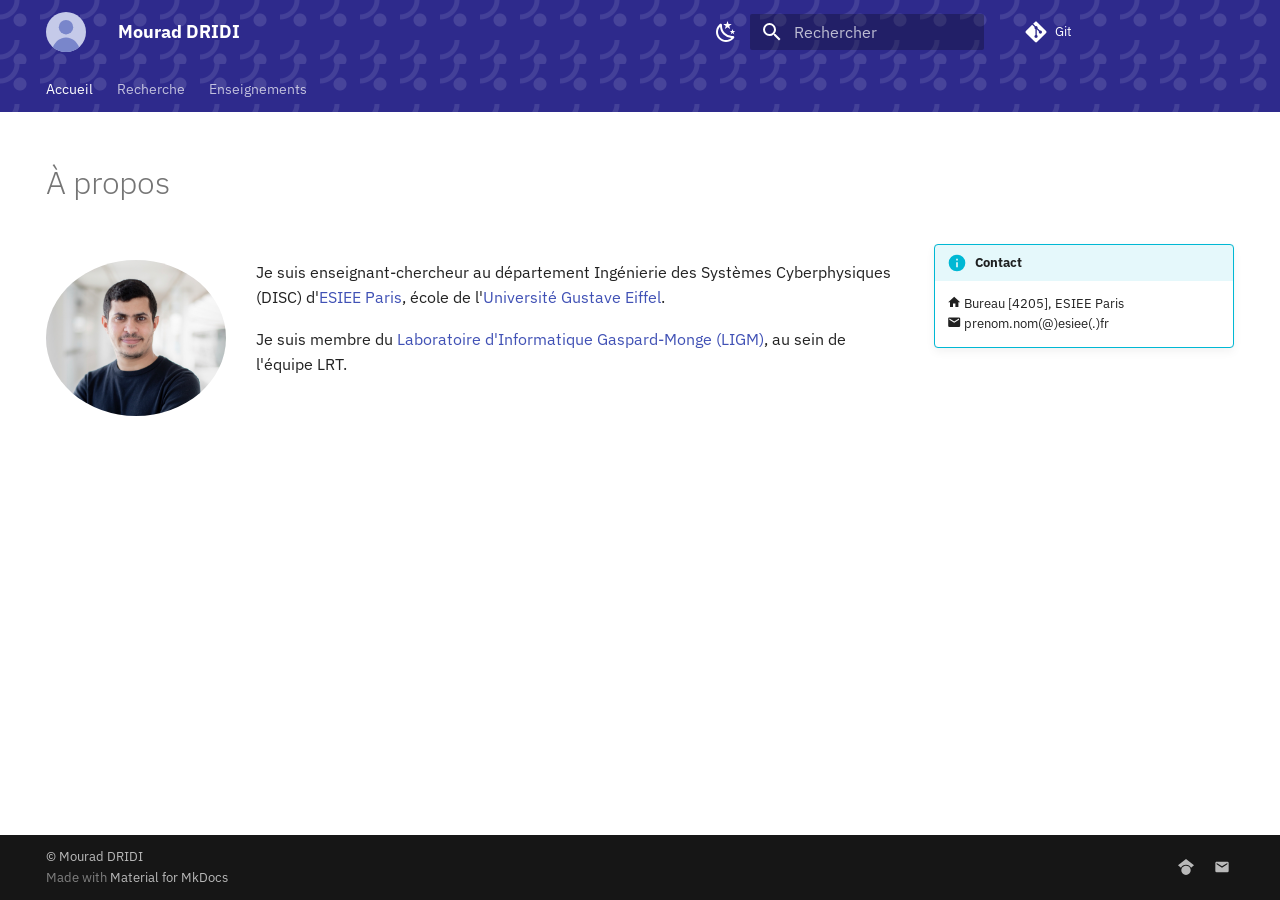
<file: index.html>
<!doctype html>
<html lang="fr" class="no-js">
  <head>
    
      <meta charset="utf-8">
      <meta name="viewport" content="width=device-width,initial-scale=1">
      
        <meta name="description" content="Mourad DRIDI, enseignant-chercheur à ESIEE Paris (DISC) et au LIGM (équipe LRT)">
      
      
      
        <link rel="canonical" href="https://votrepseudo.github.io/">
      
      
      
        <link rel="next" href="research/">
      
      
        
      
      
      <link rel="icon" href="assets/photo.svg">
      <meta name="generator" content="mkdocs-1.6.1, mkdocs-material-9.8.1">
    
    
      
        <title>Mourad DRIDI</title>
      
    
    
      <link rel="stylesheet" href="assets/stylesheets/main.57a0d79d.min.css">
      
        
        <link rel="stylesheet" href="assets/stylesheets/palette.fb2fffe2.min.css">
      
      


    
    
      
    
    
      
        
        
        <link rel="preconnect" href="https://fonts.gstatic.com" crossorigin>
        <link rel="stylesheet" href="https://fonts.googleapis.com/css?family=IBM+Plex+Sans:300,300i,400,400i,700,700i%7CIBM+Plex+Mono:400,400i,700,700i&display=fallback">
        <style>:root{--md-text-font:"IBM Plex Sans";--md-code-font:"IBM Plex Mono"}</style>
      
    
    
      <link rel="stylesheet" href="stylesheets/extra.css">
    
    <script>__md_scope=new URL(".",location),__md_hash=e=>[...e].reduce(((e,_)=>(e<<5)-e+_.charCodeAt(0)),0),__md_get=(e,_=localStorage,t=__md_scope)=>JSON.parse(_.getItem(t.pathname+"."+e)),__md_set=(e,_,t=localStorage,a=__md_scope)=>{try{t.setItem(a.pathname+"."+e,JSON.stringify(_))}catch(e){}}</script>
    
      

    
    
  </head>
  
  
    
    
      
    
    
    
    
    <body dir="ltr" data-md-color-scheme="default" data-md-color-primary="custom" data-md-color-accent="custom">
  
    
    <input class="md-toggle" data-md-toggle="drawer" type="checkbox" id="__drawer" autocomplete="off">
    <input class="md-toggle" data-md-toggle="search" type="checkbox" id="__search" autocomplete="off">
    <label class="md-overlay" for="__drawer"></label>
    <div data-md-component="skip">
      
        
        <a href="#a-propos" class="md-skip">
          Aller au contenu
        </a>
      
    </div>
    <div data-md-component="announce">
      
    </div>
    
    
      

<header class="md-header" data-md-component="header">
  <nav class="md-header__inner md-grid" aria-label="En-tête">
    <a href="." title="Mourad DRIDI" class="md-header__button md-logo" aria-label="Mourad DRIDI" data-md-component="logo">
      
  <img src="assets/photo.svg" alt="logo">

    </a>
    <label class="md-header__button md-icon" for="__drawer">
      
      <svg xmlns="http://www.w3.org/2000/svg" viewBox="0 0 24 24"><path d="M3 6h18v2H3zm0 5h18v2H3zm0 5h18v2H3z"/></svg>
    </label>
    <div class="md-header__title" data-md-component="header-title">
      <div class="md-header__ellipsis">
        <div class="md-header__topic">
          <span class="md-ellipsis">
            Mourad DRIDI
          </span>
        </div>
        <div class="md-header__topic" data-md-component="header-topic">
          <span class="md-ellipsis">
            
              Accueil
            
          </span>
        </div>
      </div>
    </div>
    
      
        <form class="md-header__option" data-md-component="palette">
  
    
    
    
    <input class="md-option" data-md-color-media="" data-md-color-scheme="default" data-md-color-primary="custom" data-md-color-accent="custom"  aria-label="Mode sombre"  type="radio" name="__palette" id="__palette_0">
    
      <label class="md-header__button md-icon" title="Mode sombre" for="__palette_1" hidden>
        <svg xmlns="http://www.w3.org/2000/svg" viewBox="0 0 24 24"><path d="m17.75 4.09-2.53 1.94.91 3.06-2.63-1.81-2.63 1.81.91-3.06-2.53-1.94L12.44 4l1.06-3 1.06 3zm3.5 6.91-1.64 1.25.59 1.98-1.7-1.17-1.7 1.17.59-1.98L15.75 11l2.06-.05L18.5 9l.69 1.95zm-2.28 4.95c.83-.08 1.72 1.1 1.19 1.85-.32.45-.66.87-1.08 1.27C15.17 23 8.84 23 4.94 19.07c-3.91-3.9-3.91-10.24 0-14.14.4-.4.82-.76 1.27-1.08.75-.53 1.93.36 1.85 1.19-.27 2.86.69 5.83 2.89 8.02a9.96 9.96 0 0 0 8.02 2.89m-1.64 2.02a12.08 12.08 0 0 1-7.8-3.47c-2.17-2.19-3.33-5-3.49-7.82-2.81 3.14-2.7 7.96.31 10.98 3.02 3.01 7.84 3.12 10.98.31"/></svg>
      </label>
    
  
    
    
    
    <input class="md-option" data-md-color-media="" data-md-color-scheme="slate" data-md-color-primary="custom" data-md-color-accent="custom"  aria-label="Mode clair"  type="radio" name="__palette" id="__palette_1">
    
      <label class="md-header__button md-icon" title="Mode clair" for="__palette_0" hidden>
        <svg xmlns="http://www.w3.org/2000/svg" viewBox="0 0 24 24"><path d="M12 7a5 5 0 0 1 5 5 5 5 0 0 1-5 5 5 5 0 0 1-5-5 5 5 0 0 1 5-5m0 2a3 3 0 0 0-3 3 3 3 0 0 0 3 3 3 3 0 0 0 3-3 3 3 0 0 0-3-3m0-7 2.39 3.42C13.65 5.15 12.84 5 12 5s-1.65.15-2.39.42zM3.34 7l4.16-.35A7.2 7.2 0 0 0 5.94 8.5c-.44.74-.69 1.5-.83 2.29zm.02 10 1.76-3.77a7.131 7.131 0 0 0 2.38 4.14zM20.65 7l-1.77 3.79a7.02 7.02 0 0 0-2.38-4.15zm-.01 10-4.14.36c.59-.51 1.12-1.14 1.54-1.86.42-.73.69-1.5.83-2.29zM12 22l-2.41-3.44c.74.27 1.55.44 2.41.44.82 0 1.63-.17 2.37-.44z"/></svg>
      </label>
    
  
</form>
      
    
    
      <script>var palette=__md_get("__palette");if(palette&&palette.color){if("(prefers-color-scheme)"===palette.color.media){var media=matchMedia("(prefers-color-scheme: light)"),input=document.querySelector(media.matches?"[data-md-color-media='(prefers-color-scheme: light)']":"[data-md-color-media='(prefers-color-scheme: dark)']");palette.color.media=input.getAttribute("data-md-color-media"),palette.color.scheme=input.getAttribute("data-md-color-scheme"),palette.color.primary=input.getAttribute("data-md-color-primary"),palette.color.accent=input.getAttribute("data-md-color-accent")}for(var[key,value]of Object.entries(palette.color))document.body.setAttribute("data-md-color-"+key,value)}</script>
    
    
    
      
      
        <label class="md-header__button md-icon" for="__search">
          
          <svg xmlns="http://www.w3.org/2000/svg" viewBox="0 0 24 24"><path d="M9.5 3A6.5 6.5 0 0 1 16 9.5c0 1.61-.59 3.09-1.56 4.23l.27.27h.79l5 5-1.5 1.5-5-5v-.79l-.27-.27A6.52 6.52 0 0 1 9.5 16 6.5 6.5 0 0 1 3 9.5 6.5 6.5 0 0 1 9.5 3m0 2C7 5 5 7 5 9.5S7 14 9.5 14 14 12 14 9.5 12 5 9.5 5"/></svg>
        </label>
        <div class="md-search" data-md-component="search" role="dialog">
  <label class="md-search__overlay" for="__search"></label>
  <div class="md-search__inner" role="search">
    <form class="md-search__form" name="search">
      <input type="text" class="md-search__input" name="query" aria-label="Rechercher" placeholder="Rechercher" autocapitalize="off" autocorrect="off" autocomplete="off" spellcheck="false" data-md-component="search-query" required>
      <label class="md-search__icon md-icon" for="__search">
        
        <svg xmlns="http://www.w3.org/2000/svg" viewBox="0 0 24 24"><path d="M9.5 3A6.5 6.5 0 0 1 16 9.5c0 1.61-.59 3.09-1.56 4.23l.27.27h.79l5 5-1.5 1.5-5-5v-.79l-.27-.27A6.52 6.52 0 0 1 9.5 16 6.5 6.5 0 0 1 3 9.5 6.5 6.5 0 0 1 9.5 3m0 2C7 5 5 7 5 9.5S7 14 9.5 14 14 12 14 9.5 12 5 9.5 5"/></svg>
        
        <svg xmlns="http://www.w3.org/2000/svg" viewBox="0 0 24 24"><path d="M20 11v2H8l5.5 5.5-1.42 1.42L4.16 12l7.92-7.92L13.5 5.5 8 11z"/></svg>
      </label>
      <nav class="md-search__options" aria-label="Recherche">
        
        <button type="reset" class="md-search__icon md-icon" title="Effacer" aria-label="Effacer" tabindex="-1">
          
          <svg xmlns="http://www.w3.org/2000/svg" viewBox="0 0 24 24"><path d="M19 6.41 17.59 5 12 10.59 6.41 5 5 6.41 10.59 12 5 17.59 6.41 19 12 13.41 17.59 19 19 17.59 13.41 12z"/></svg>
        </button>
      </nav>
      
        <div class="md-search__suggest" data-md-component="search-suggest"></div>
      
    </form>
    <div class="md-search__output">
      <div class="md-search__scrollwrap" tabindex="0" data-md-scrollfix>
        <div class="md-search-result" data-md-component="search-result">
          <div class="md-search-result__meta">
            Initialisation de la recherche
          </div>
          <ol class="md-search-result__list" role="presentation"></ol>
        </div>
      </div>
    </div>
  </div>
</div>
      
    
    
      <div class="md-header__source">
        <a href="https://github.com/votrepseudo/votrepseudo.github.io" title="Aller au dépôt" class="md-source" data-md-component="source">
  <div class="md-source__icon md-icon">
    
    <svg xmlns="http://www.w3.org/2000/svg" viewBox="0 0 448 512"><!--! Font Awesome Free 7.1.0 by @fontawesome - https://fontawesome.com License - https://fontawesome.com/license/free (Icons: CC BY 4.0, Fonts: SIL OFL 1.1, Code: MIT License) Copyright 2025 Fonticons, Inc.--><path d="M439.6 236.1 244 40.5c-5.4-5.5-12.8-8.5-20.4-8.5s-15 3-20.4 8.4L162.5 81l51.5 51.5c27.1-9.1 52.7 16.8 43.4 43.7l49.7 49.7c34.2-11.8 61.2 31 35.5 56.7-26.5 26.5-70.2-2.9-56-37.3L240.3 199v121.9c25.3 12.5 22.3 41.8 9.1 55-6.4 6.4-15.2 10.1-24.3 10.1s-17.8-3.6-24.3-10.1c-17.6-17.6-11.1-46.9 11.2-56v-123c-20.8-8.5-24.6-30.7-18.6-45L142.6 101 8.5 235.1C3 240.6 0 247.9 0 255.5s3 15 8.5 20.4l195.6 195.7c5.4 5.4 12.7 8.4 20.4 8.4s15-3 20.4-8.4l194.7-194.7c5.4-5.4 8.4-12.8 8.4-20.4s-3-15-8.4-20.4"/></svg>
  </div>
  <div class="md-source__repository">
    Git
  </div>
</a>
      </div>
    
  </nav>
  
</header>
    
    <div class="md-container" data-md-component="container">
      
      
        
          
            
<nav class="md-tabs" aria-label="Onglets" data-md-component="tabs">
  <div class="md-grid">
    <ul class="md-tabs__list">
      
        
  
  
  
    
  
  
    <li class="md-tabs__item md-tabs__item--active">
      <a href="." class="md-tabs__link">
        
  
  
    
  
  Accueil

      </a>
    </li>
  

      
        
  
  
  
  
    
    
      <li class="md-tabs__item">
        <a href="research/" class="md-tabs__link">
          
  
  
    
  
  Recherche

        </a>
      </li>
    
  

      
        
  
  
  
  
    
    
      <li class="md-tabs__item">
        <a href="units/" class="md-tabs__link">
          
  
  
    
  
  Enseignements

        </a>
      </li>
    
  

      
    </ul>
  </div>
</nav>
          
        
      
      <main class="md-main" data-md-component="main">
        <div class="md-main__inner md-grid">
          
            
              
                
              
              <div class="md-sidebar md-sidebar--primary" data-md-component="sidebar" data-md-type="navigation" hidden>
                <div class="md-sidebar__scrollwrap">
                  <div class="md-sidebar__inner">
                    


  


<nav class="md-nav md-nav--primary md-nav--lifted" aria-label="Navigation" data-md-level="0">
  <label class="md-nav__title" for="__drawer">
    <a href="." title="Mourad DRIDI" class="md-nav__button md-logo" aria-label="Mourad DRIDI" data-md-component="logo">
      
  <img src="assets/photo.svg" alt="logo">

    </a>
    Mourad DRIDI
  </label>
  
    <div class="md-nav__source">
      <a href="https://github.com/votrepseudo/votrepseudo.github.io" title="Aller au dépôt" class="md-source" data-md-component="source">
  <div class="md-source__icon md-icon">
    
    <svg xmlns="http://www.w3.org/2000/svg" viewBox="0 0 448 512"><!--! Font Awesome Free 7.1.0 by @fontawesome - https://fontawesome.com License - https://fontawesome.com/license/free (Icons: CC BY 4.0, Fonts: SIL OFL 1.1, Code: MIT License) Copyright 2025 Fonticons, Inc.--><path d="M439.6 236.1 244 40.5c-5.4-5.5-12.8-8.5-20.4-8.5s-15 3-20.4 8.4L162.5 81l51.5 51.5c27.1-9.1 52.7 16.8 43.4 43.7l49.7 49.7c34.2-11.8 61.2 31 35.5 56.7-26.5 26.5-70.2-2.9-56-37.3L240.3 199v121.9c25.3 12.5 22.3 41.8 9.1 55-6.4 6.4-15.2 10.1-24.3 10.1s-17.8-3.6-24.3-10.1c-17.6-17.6-11.1-46.9 11.2-56v-123c-20.8-8.5-24.6-30.7-18.6-45L142.6 101 8.5 235.1C3 240.6 0 247.9 0 255.5s3 15 8.5 20.4l195.6 195.7c5.4 5.4 12.7 8.4 20.4 8.4s15-3 20.4-8.4l194.7-194.7c5.4-5.4 8.4-12.8 8.4-20.4s-3-15-8.4-20.4"/></svg>
  </div>
  <div class="md-source__repository">
    Git
  </div>
</a>
    </div>
  
  <ul class="md-nav__list" data-md-scrollfix>
    
      
      
  
  
    
  
  
  
    <li class="md-nav__item md-nav__item--active">
      
      <input class="md-nav__toggle md-toggle" type="checkbox" id="__toc">
      
      
        
      
      
      <a href="." class="md-nav__link md-nav__link--active">
        
  
  
  <span class="md-ellipsis">
    
  
    Accueil
  

    
  </span>
  
  

      </a>
      
    </li>
  

    
      
      
  
  
  
  
    
    
      
        
          
        
      
        
      
        
      
        
      
    
    
    
      
      
        
      
    
    
    <li class="md-nav__item md-nav__item--nested">
      
        
        
        <input class="md-nav__toggle md-toggle " type="checkbox" id="__nav_2" >
        
          
          <div class="md-nav__link md-nav__container">
            <a href="research/" class="md-nav__link ">
              
  
  
  <span class="md-ellipsis">
    
  
    Recherche
  

    
  </span>
  
  

            </a>
            
              
              <label class="md-nav__link " for="__nav_2" id="__nav_2_label" tabindex="0">
                <span class="md-nav__icon md-icon"></span>
              </label>
            
          </div>
        
        <nav class="md-nav" data-md-level="1" aria-labelledby="__nav_2_label" aria-expanded="false">
          <label class="md-nav__title" for="__nav_2">
            <span class="md-nav__icon md-icon"></span>
            
  
    Recherche
  

          </label>
          <ul class="md-nav__list" data-md-scrollfix>
            
              
            
              
                
  
  
  
  
    <li class="md-nav__item">
      <a href="research/npsim/" class="md-nav__link">
        
  
  
  <span class="md-ellipsis">
    
  
    NPSIM
  

    
  </span>
  
  

      </a>
    </li>
  

              
            
              
                
  
  
  
  
    <li class="md-nav__item">
      <a href="research/projets/" class="md-nav__link">
        
  
  
  <span class="md-ellipsis">
    
  
    Projets
  

    
  </span>
  
  

      </a>
    </li>
  

              
            
              
                
  
  
  
  
    <li class="md-nav__item">
      <a href="research/encadrement/" class="md-nav__link">
        
  
  
  <span class="md-ellipsis">
    
  
    Stages encadrés
  

    
  </span>
  
  

      </a>
    </li>
  

              
            
          </ul>
        </nav>
      
    </li>
  

    
      
      
  
  
  
  
    
    
      
        
          
        
      
        
      
    
    
    
      
      
        
      
    
    
    <li class="md-nav__item md-nav__item--nested">
      
        
        
        <input class="md-nav__toggle md-toggle " type="checkbox" id="__nav_3" >
        
          
          <div class="md-nav__link md-nav__container">
            <a href="units/" class="md-nav__link ">
              
  
  
  <span class="md-ellipsis">
    
  
    Enseignements
  

    
  </span>
  
  

            </a>
            
              
              <label class="md-nav__link " for="__nav_3" id="__nav_3_label" tabindex="0">
                <span class="md-nav__icon md-icon"></span>
              </label>
            
          </div>
        
        <nav class="md-nav" data-md-level="1" aria-labelledby="__nav_3_label" aria-expanded="false">
          <label class="md-nav__title" for="__nav_3">
            <span class="md-nav__icon md-icon"></span>
            
  
    Enseignements
  

          </label>
          <ul class="md-nav__list" data-md-scrollfix>
            
              
            
              
                
  
  
  
  
    
    
      
        
          
        
      
        
      
    
    
    
      
      
        
      
    
    
    <li class="md-nav__item md-nav__item--nested">
      
        
        
        <input class="md-nav__toggle md-toggle " type="checkbox" id="__nav_3_2" >
        
          
          <div class="md-nav__link md-nav__container">
            <a href="units/ue-exemple/" class="md-nav__link ">
              
  
  
  <span class="md-ellipsis">
    
  
    UE exemple
  

    
  </span>
  
  

            </a>
            
              
              <label class="md-nav__link " for="__nav_3_2" id="__nav_3_2_label" tabindex="0">
                <span class="md-nav__icon md-icon"></span>
              </label>
            
          </div>
        
        <nav class="md-nav" data-md-level="2" aria-labelledby="__nav_3_2_label" aria-expanded="false">
          <label class="md-nav__title" for="__nav_3_2">
            <span class="md-nav__icon md-icon"></span>
            
  
    UE exemple
  

          </label>
          <ul class="md-nav__list" data-md-scrollfix>
            
              
            
              
                
  
  
  
  
    <li class="md-nav__item">
      <a href="units/ue-exemple/tp/tp1/" class="md-nav__link">
        
  
  
  <span class="md-ellipsis">
    
  
    TP1
  

    
  </span>
  
  

      </a>
    </li>
  

              
            
          </ul>
        </nav>
      
    </li>
  

              
            
          </ul>
        </nav>
      
    </li>
  

    
  </ul>
</nav>
                  </div>
                </div>
              </div>
            
            
              
                
              
              <div class="md-sidebar md-sidebar--secondary" data-md-component="sidebar" data-md-type="toc" hidden>
                <div class="md-sidebar__scrollwrap">
                  <div class="md-sidebar__inner">
                    

<nav class="md-nav md-nav--secondary" aria-label="Table des matières">
  
  
  
    
  
  
</nav>
                  </div>
                </div>
              </div>
            
          
          
            <div class="md-content" data-md-component="content">
              
              <article class="md-content__inner md-typeset">
                
                  
  



  
  


<h1 id="a-propos">À propos</h1>
<div class="grid-about">
<p><img alt="Photo de Mourad DRIDI" class="photo" src="assets/photo.PNG" /></p>
<div>
<p>Je suis enseignant-chercheur au département Ingénierie des Systèmes
Cyberphysiques (DISC) d'<a href="https://www.esiee.fr">ESIEE Paris</a>, école de
l'<a href="https://www.univ-gustave-eiffel.fr">Université Gustave Eiffel</a>.</p>
<p>Je suis membre du <a href="https://ligm.univ-eiffel.fr">Laboratoire d'Informatique Gaspard-Monge (LIGM)</a>,
au sein de l'équipe LRT.</p>
</div>
<div class="admonition info">
<p class="admonition-title">Contact</p>
<p><span class="twemoji"><svg xmlns="http://www.w3.org/2000/svg" viewBox="0 0 24 24"><path d="M10 20v-6h4v6h5v-8h3L12 3 2 12h3v8z"/></svg></span> Bureau [4205], ESIEE Paris<br />
<span class="twemoji"><svg xmlns="http://www.w3.org/2000/svg" viewBox="0 0 24 24"><path d="m20 8-8 5-8-5V6l8 5 8-5m0-2H4c-1.11 0-2 .89-2 2v12a2 2 0 0 0 2 2h16a2 2 0 0 0 2-2V6a2 2 0 0 0-2-2"/></svg></span> prenom.nom(@)esiee(.)fr</p>
</div>
</div>







  
  




  



                
              </article>
            </div>
          
          
<script>var target=document.getElementById(location.hash.slice(1));target&&target.name&&(target.checked=target.name.startsWith("__tabbed_"))</script>
        </div>
        
          <button type="button" class="md-top md-icon" data-md-component="top" hidden>
  
  <svg xmlns="http://www.w3.org/2000/svg" viewBox="0 0 24 24"><path d="M13 20h-2V8l-5.5 5.5-1.42-1.42L12 4.16l7.92 7.92-1.42 1.42L13 8z"/></svg>
  Retour en haut de la page
</button>
        
      </main>
      
        <footer class="md-footer">
  
  <div class="md-footer-meta md-typeset">
    <div class="md-footer-meta__inner md-grid">
      <div class="md-copyright">
  
    <div class="md-copyright__highlight">
      © Mourad DRIDI
    </div>
  
  
    Made with
    <a href="https://squidfunk.github.io/mkdocs-material/" target="_blank" rel="noopener">
      Material for MkDocs
    </a>
  
</div>
      
        
<div class="md-social">
  
    
    
    
    
    <a href="https://scholar.google.com/citations?user=CFmoyZIAAAAJ&hl=fr" target="_blank" rel="noopener" title="Google Scholar" class="md-social__link">
      <svg xmlns="http://www.w3.org/2000/svg" viewBox="0 0 512 512"><!--! Font Awesome Free 7.1.0 by @fontawesome - https://fontawesome.com License - https://fontawesome.com/license/free (Icons: CC BY 4.0, Fonts: SIL OFL 1.1, Code: MIT License) Copyright 2025 Fonticons, Inc.--><path d="M390.9 298.5s0 .1.1.1c9.2 19.4 14.4 41.1 14.4 64C405.3 445.1 338.5 512 256 512s-149.3-66.9-149.3-149.3c0-22.9 5.2-44.6 14.4-64 1.7-3.6 3.6-7.2 5.6-10.7q6.6-11.4 15-21.3c27.4-32.6 68.5-53.3 114.4-53.3 33.6 0 64.6 11.1 89.6 29.9 9.1 6.9 17.4 14.7 24.8 23.5 5.6 6.6 10.6 13.8 15 21.3 2 3.4 3.8 7 5.5 10.5zm26.4-18.8c-30.1-58.4-91-98.4-161.3-98.4s-131.2 40-161.3 98.4L0 202.7 256 0l256 202.7-94.7 77.1z"/></svg>
    </a>
  
    
    
    
    
    <a href="mailto:mourad.dridi@univ-eiffel.fr" target="_blank" rel="noopener" title="E-mail" class="md-social__link">
      <svg xmlns="http://www.w3.org/2000/svg" viewBox="0 0 24 24"><path d="m20 8-8 5-8-5V6l8 5 8-5m0-2H4c-1.11 0-2 .89-2 2v12a2 2 0 0 0 2 2h16a2 2 0 0 0 2-2V6a2 2 0 0 0-2-2"/></svg>
    </a>
  
</div>
      
    </div>
  </div>
</footer>
      
    </div>
    <div class="md-dialog" data-md-component="dialog">
      <div class="md-dialog__inner md-typeset"></div>
    </div>
    
    
    
      
      
      <script id="__config" type="application/json">{"annotate": null, "base": ".", "features": ["navigation.tabs", "navigation.sections", "navigation.indexes", "navigation.top", "search.suggest", "search.highlight", "content.code.copy"], "search": "assets/javascripts/workers/search.a7633da7.min.js", "tags": null, "translations": {"clipboard.copied": "Copi\u00e9 dans le presse-papier", "clipboard.copy": "Copier dans le presse-papier", "search.result.more.one": "1 de plus sur cette page", "search.result.more.other": "# de plus sur cette page", "search.result.none": "Aucun document trouv\u00e9", "search.result.one": "1 document trouv\u00e9", "search.result.other": "# documents trouv\u00e9s", "search.result.placeholder": "Taper pour d\u00e9marrer la recherche", "search.result.term.missing": "Non trouv\u00e9", "select.version": "S\u00e9lectionner la version"}, "version": null}</script>
    
    
      <script src="assets/javascripts/bundle.a5f9d56c.min.js"></script>
      
    
  </body>
</html>
</file>
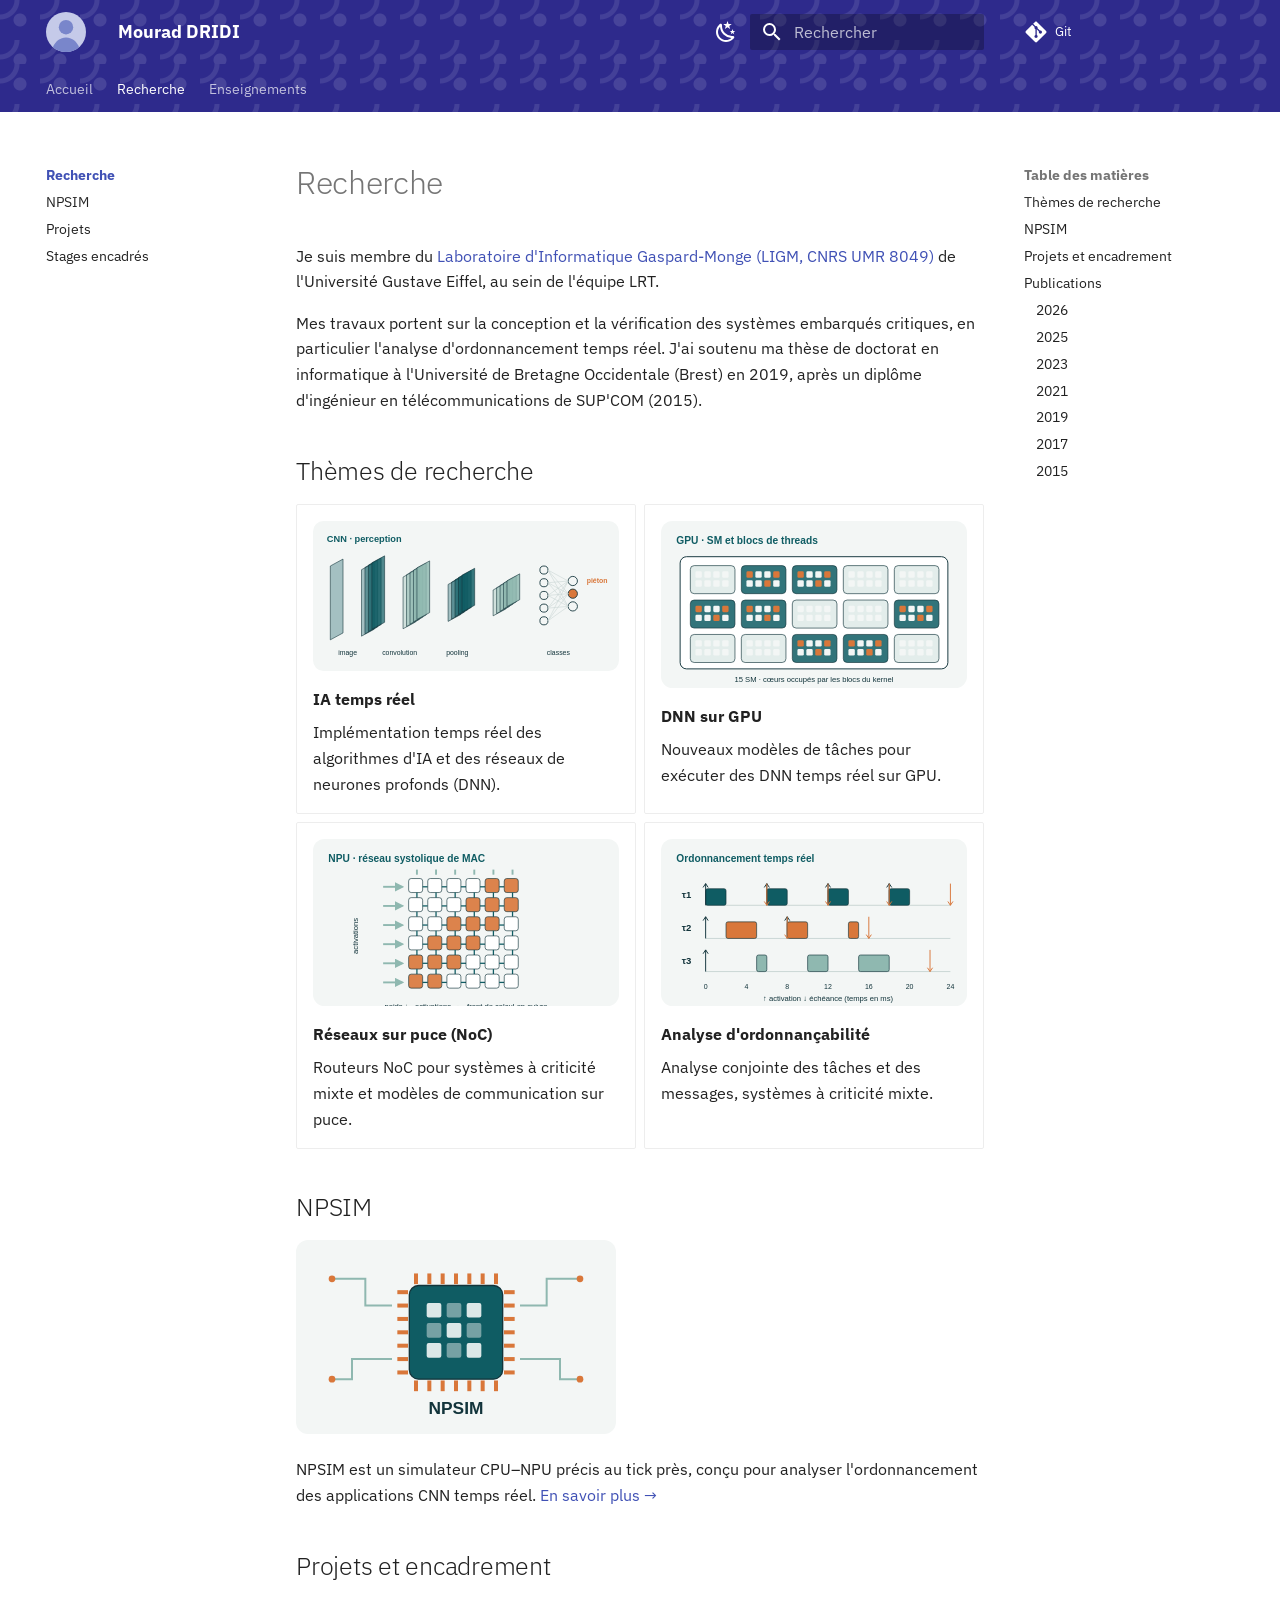
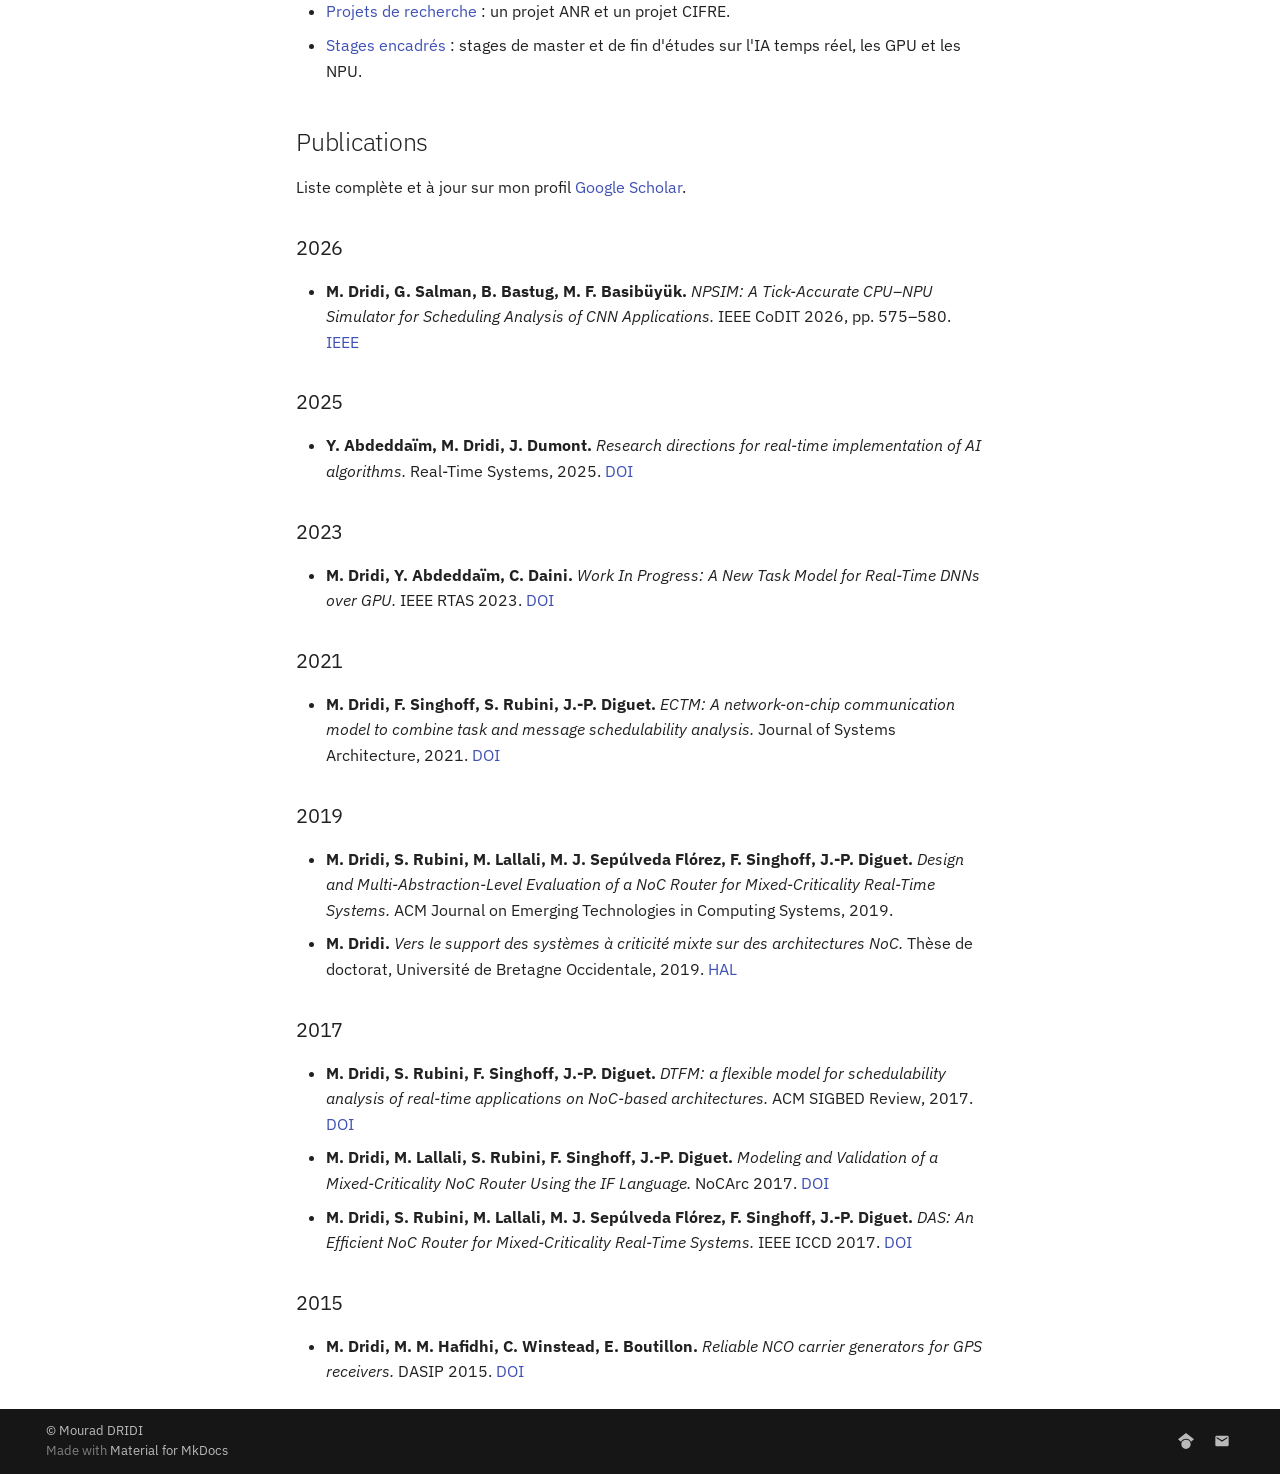
<file: research/index.html>
<!doctype html>
<html lang="fr" class="no-js">
  <head>
    
      <meta charset="utf-8">
      <meta name="viewport" content="width=device-width,initial-scale=1">
      
        <meta name="description" content="Mourad DRIDI, enseignant-chercheur à ESIEE Paris (DISC) et au LIGM (équipe LRT)">
      
      
      
        <link rel="canonical" href="https://votrepseudo.github.io/research/">
      
      
        <link rel="prev" href="..">
      
      
        <link rel="next" href="npsim/">
      
      
        
      
      
      <link rel="icon" href="../assets/photo.svg">
      <meta name="generator" content="mkdocs-1.6.1, mkdocs-material-9.8.1">
    
    
      
        <title>Recherche - Mourad DRIDI</title>
      
    
    
      <link rel="stylesheet" href="../assets/stylesheets/main.57a0d79d.min.css">
      
        
        <link rel="stylesheet" href="../assets/stylesheets/palette.fb2fffe2.min.css">
      
      


    
    
      
    
    
      
        
        
        <link rel="preconnect" href="https://fonts.gstatic.com" crossorigin>
        <link rel="stylesheet" href="https://fonts.googleapis.com/css?family=IBM+Plex+Sans:300,300i,400,400i,700,700i%7CIBM+Plex+Mono:400,400i,700,700i&display=fallback">
        <style>:root{--md-text-font:"IBM Plex Sans";--md-code-font:"IBM Plex Mono"}</style>
      
    
    
      <link rel="stylesheet" href="../stylesheets/extra.css">
    
    <script>__md_scope=new URL("..",location),__md_hash=e=>[...e].reduce(((e,_)=>(e<<5)-e+_.charCodeAt(0)),0),__md_get=(e,_=localStorage,t=__md_scope)=>JSON.parse(_.getItem(t.pathname+"."+e)),__md_set=(e,_,t=localStorage,a=__md_scope)=>{try{t.setItem(a.pathname+"."+e,JSON.stringify(_))}catch(e){}}</script>
    
      

    
    
  </head>
  
  
    
    
      
    
    
    
    
    <body dir="ltr" data-md-color-scheme="default" data-md-color-primary="custom" data-md-color-accent="custom">
  
    
    <input class="md-toggle" data-md-toggle="drawer" type="checkbox" id="__drawer" autocomplete="off">
    <input class="md-toggle" data-md-toggle="search" type="checkbox" id="__search" autocomplete="off">
    <label class="md-overlay" for="__drawer"></label>
    <div data-md-component="skip">
      
        
        <a href="#recherche" class="md-skip">
          Aller au contenu
        </a>
      
    </div>
    <div data-md-component="announce">
      
    </div>
    
    
      

<header class="md-header" data-md-component="header">
  <nav class="md-header__inner md-grid" aria-label="En-tête">
    <a href=".." title="Mourad DRIDI" class="md-header__button md-logo" aria-label="Mourad DRIDI" data-md-component="logo">
      
  <img src="../assets/photo.svg" alt="logo">

    </a>
    <label class="md-header__button md-icon" for="__drawer">
      
      <svg xmlns="http://www.w3.org/2000/svg" viewBox="0 0 24 24"><path d="M3 6h18v2H3zm0 5h18v2H3zm0 5h18v2H3z"/></svg>
    </label>
    <div class="md-header__title" data-md-component="header-title">
      <div class="md-header__ellipsis">
        <div class="md-header__topic">
          <span class="md-ellipsis">
            Mourad DRIDI
          </span>
        </div>
        <div class="md-header__topic" data-md-component="header-topic">
          <span class="md-ellipsis">
            
              Recherche
            
          </span>
        </div>
      </div>
    </div>
    
      
        <form class="md-header__option" data-md-component="palette">
  
    
    
    
    <input class="md-option" data-md-color-media="" data-md-color-scheme="default" data-md-color-primary="custom" data-md-color-accent="custom"  aria-label="Mode sombre"  type="radio" name="__palette" id="__palette_0">
    
      <label class="md-header__button md-icon" title="Mode sombre" for="__palette_1" hidden>
        <svg xmlns="http://www.w3.org/2000/svg" viewBox="0 0 24 24"><path d="m17.75 4.09-2.53 1.94.91 3.06-2.63-1.81-2.63 1.81.91-3.06-2.53-1.94L12.44 4l1.06-3 1.06 3zm3.5 6.91-1.64 1.25.59 1.98-1.7-1.17-1.7 1.17.59-1.98L15.75 11l2.06-.05L18.5 9l.69 1.95zm-2.28 4.95c.83-.08 1.72 1.1 1.19 1.85-.32.45-.66.87-1.08 1.27C15.17 23 8.84 23 4.94 19.07c-3.91-3.9-3.91-10.24 0-14.14.4-.4.82-.76 1.27-1.08.75-.53 1.93.36 1.85 1.19-.27 2.86.69 5.83 2.89 8.02a9.96 9.96 0 0 0 8.02 2.89m-1.64 2.02a12.08 12.08 0 0 1-7.8-3.47c-2.17-2.19-3.33-5-3.49-7.82-2.81 3.14-2.7 7.96.31 10.98 3.02 3.01 7.84 3.12 10.98.31"/></svg>
      </label>
    
  
    
    
    
    <input class="md-option" data-md-color-media="" data-md-color-scheme="slate" data-md-color-primary="custom" data-md-color-accent="custom"  aria-label="Mode clair"  type="radio" name="__palette" id="__palette_1">
    
      <label class="md-header__button md-icon" title="Mode clair" for="__palette_0" hidden>
        <svg xmlns="http://www.w3.org/2000/svg" viewBox="0 0 24 24"><path d="M12 7a5 5 0 0 1 5 5 5 5 0 0 1-5 5 5 5 0 0 1-5-5 5 5 0 0 1 5-5m0 2a3 3 0 0 0-3 3 3 3 0 0 0 3 3 3 3 0 0 0 3-3 3 3 0 0 0-3-3m0-7 2.39 3.42C13.65 5.15 12.84 5 12 5s-1.65.15-2.39.42zM3.34 7l4.16-.35A7.2 7.2 0 0 0 5.94 8.5c-.44.74-.69 1.5-.83 2.29zm.02 10 1.76-3.77a7.131 7.131 0 0 0 2.38 4.14zM20.65 7l-1.77 3.79a7.02 7.02 0 0 0-2.38-4.15zm-.01 10-4.14.36c.59-.51 1.12-1.14 1.54-1.86.42-.73.69-1.5.83-2.29zM12 22l-2.41-3.44c.74.27 1.55.44 2.41.44.82 0 1.63-.17 2.37-.44z"/></svg>
      </label>
    
  
</form>
      
    
    
      <script>var palette=__md_get("__palette");if(palette&&palette.color){if("(prefers-color-scheme)"===palette.color.media){var media=matchMedia("(prefers-color-scheme: light)"),input=document.querySelector(media.matches?"[data-md-color-media='(prefers-color-scheme: light)']":"[data-md-color-media='(prefers-color-scheme: dark)']");palette.color.media=input.getAttribute("data-md-color-media"),palette.color.scheme=input.getAttribute("data-md-color-scheme"),palette.color.primary=input.getAttribute("data-md-color-primary"),palette.color.accent=input.getAttribute("data-md-color-accent")}for(var[key,value]of Object.entries(palette.color))document.body.setAttribute("data-md-color-"+key,value)}</script>
    
    
    
      
      
        <label class="md-header__button md-icon" for="__search">
          
          <svg xmlns="http://www.w3.org/2000/svg" viewBox="0 0 24 24"><path d="M9.5 3A6.5 6.5 0 0 1 16 9.5c0 1.61-.59 3.09-1.56 4.23l.27.27h.79l5 5-1.5 1.5-5-5v-.79l-.27-.27A6.52 6.52 0 0 1 9.5 16 6.5 6.5 0 0 1 3 9.5 6.5 6.5 0 0 1 9.5 3m0 2C7 5 5 7 5 9.5S7 14 9.5 14 14 12 14 9.5 12 5 9.5 5"/></svg>
        </label>
        <div class="md-search" data-md-component="search" role="dialog">
  <label class="md-search__overlay" for="__search"></label>
  <div class="md-search__inner" role="search">
    <form class="md-search__form" name="search">
      <input type="text" class="md-search__input" name="query" aria-label="Rechercher" placeholder="Rechercher" autocapitalize="off" autocorrect="off" autocomplete="off" spellcheck="false" data-md-component="search-query" required>
      <label class="md-search__icon md-icon" for="__search">
        
        <svg xmlns="http://www.w3.org/2000/svg" viewBox="0 0 24 24"><path d="M9.5 3A6.5 6.5 0 0 1 16 9.5c0 1.61-.59 3.09-1.56 4.23l.27.27h.79l5 5-1.5 1.5-5-5v-.79l-.27-.27A6.52 6.52 0 0 1 9.5 16 6.5 6.5 0 0 1 3 9.5 6.5 6.5 0 0 1 9.5 3m0 2C7 5 5 7 5 9.5S7 14 9.5 14 14 12 14 9.5 12 5 9.5 5"/></svg>
        
        <svg xmlns="http://www.w3.org/2000/svg" viewBox="0 0 24 24"><path d="M20 11v2H8l5.5 5.5-1.42 1.42L4.16 12l7.92-7.92L13.5 5.5 8 11z"/></svg>
      </label>
      <nav class="md-search__options" aria-label="Recherche">
        
        <button type="reset" class="md-search__icon md-icon" title="Effacer" aria-label="Effacer" tabindex="-1">
          
          <svg xmlns="http://www.w3.org/2000/svg" viewBox="0 0 24 24"><path d="M19 6.41 17.59 5 12 10.59 6.41 5 5 6.41 10.59 12 5 17.59 6.41 19 12 13.41 17.59 19 19 17.59 13.41 12z"/></svg>
        </button>
      </nav>
      
        <div class="md-search__suggest" data-md-component="search-suggest"></div>
      
    </form>
    <div class="md-search__output">
      <div class="md-search__scrollwrap" tabindex="0" data-md-scrollfix>
        <div class="md-search-result" data-md-component="search-result">
          <div class="md-search-result__meta">
            Initialisation de la recherche
          </div>
          <ol class="md-search-result__list" role="presentation"></ol>
        </div>
      </div>
    </div>
  </div>
</div>
      
    
    
      <div class="md-header__source">
        <a href="https://github.com/votrepseudo/votrepseudo.github.io" title="Aller au dépôt" class="md-source" data-md-component="source">
  <div class="md-source__icon md-icon">
    
    <svg xmlns="http://www.w3.org/2000/svg" viewBox="0 0 448 512"><!--! Font Awesome Free 7.1.0 by @fontawesome - https://fontawesome.com License - https://fontawesome.com/license/free (Icons: CC BY 4.0, Fonts: SIL OFL 1.1, Code: MIT License) Copyright 2025 Fonticons, Inc.--><path d="M439.6 236.1 244 40.5c-5.4-5.5-12.8-8.5-20.4-8.5s-15 3-20.4 8.4L162.5 81l51.5 51.5c27.1-9.1 52.7 16.8 43.4 43.7l49.7 49.7c34.2-11.8 61.2 31 35.5 56.7-26.5 26.5-70.2-2.9-56-37.3L240.3 199v121.9c25.3 12.5 22.3 41.8 9.1 55-6.4 6.4-15.2 10.1-24.3 10.1s-17.8-3.6-24.3-10.1c-17.6-17.6-11.1-46.9 11.2-56v-123c-20.8-8.5-24.6-30.7-18.6-45L142.6 101 8.5 235.1C3 240.6 0 247.9 0 255.5s3 15 8.5 20.4l195.6 195.7c5.4 5.4 12.7 8.4 20.4 8.4s15-3 20.4-8.4l194.7-194.7c5.4-5.4 8.4-12.8 8.4-20.4s-3-15-8.4-20.4"/></svg>
  </div>
  <div class="md-source__repository">
    Git
  </div>
</a>
      </div>
    
  </nav>
  
</header>
    
    <div class="md-container" data-md-component="container">
      
      
        
          
            
<nav class="md-tabs" aria-label="Onglets" data-md-component="tabs">
  <div class="md-grid">
    <ul class="md-tabs__list">
      
        
  
  
  
  
    <li class="md-tabs__item">
      <a href=".." class="md-tabs__link">
        
  
  
    
  
  Accueil

      </a>
    </li>
  

      
        
  
  
  
    
  
  
    
    
      <li class="md-tabs__item md-tabs__item--active">
        <a href="./" class="md-tabs__link">
          
  
  
    
  
  Recherche

        </a>
      </li>
    
  

      
        
  
  
  
  
    
    
      <li class="md-tabs__item">
        <a href="../units/" class="md-tabs__link">
          
  
  
    
  
  Enseignements

        </a>
      </li>
    
  

      
    </ul>
  </div>
</nav>
          
        
      
      <main class="md-main" data-md-component="main">
        <div class="md-main__inner md-grid">
          
            
              
              <div class="md-sidebar md-sidebar--primary" data-md-component="sidebar" data-md-type="navigation" >
                <div class="md-sidebar__scrollwrap">
                  <div class="md-sidebar__inner">
                    


  


<nav class="md-nav md-nav--primary md-nav--lifted" aria-label="Navigation" data-md-level="0">
  <label class="md-nav__title" for="__drawer">
    <a href=".." title="Mourad DRIDI" class="md-nav__button md-logo" aria-label="Mourad DRIDI" data-md-component="logo">
      
  <img src="../assets/photo.svg" alt="logo">

    </a>
    Mourad DRIDI
  </label>
  
    <div class="md-nav__source">
      <a href="https://github.com/votrepseudo/votrepseudo.github.io" title="Aller au dépôt" class="md-source" data-md-component="source">
  <div class="md-source__icon md-icon">
    
    <svg xmlns="http://www.w3.org/2000/svg" viewBox="0 0 448 512"><!--! Font Awesome Free 7.1.0 by @fontawesome - https://fontawesome.com License - https://fontawesome.com/license/free (Icons: CC BY 4.0, Fonts: SIL OFL 1.1, Code: MIT License) Copyright 2025 Fonticons, Inc.--><path d="M439.6 236.1 244 40.5c-5.4-5.5-12.8-8.5-20.4-8.5s-15 3-20.4 8.4L162.5 81l51.5 51.5c27.1-9.1 52.7 16.8 43.4 43.7l49.7 49.7c34.2-11.8 61.2 31 35.5 56.7-26.5 26.5-70.2-2.9-56-37.3L240.3 199v121.9c25.3 12.5 22.3 41.8 9.1 55-6.4 6.4-15.2 10.1-24.3 10.1s-17.8-3.6-24.3-10.1c-17.6-17.6-11.1-46.9 11.2-56v-123c-20.8-8.5-24.6-30.7-18.6-45L142.6 101 8.5 235.1C3 240.6 0 247.9 0 255.5s3 15 8.5 20.4l195.6 195.7c5.4 5.4 12.7 8.4 20.4 8.4s15-3 20.4-8.4l194.7-194.7c5.4-5.4 8.4-12.8 8.4-20.4s-3-15-8.4-20.4"/></svg>
  </div>
  <div class="md-source__repository">
    Git
  </div>
</a>
    </div>
  
  <ul class="md-nav__list" data-md-scrollfix>
    
      
      
  
  
  
  
    <li class="md-nav__item">
      <a href=".." class="md-nav__link">
        
  
  
  <span class="md-ellipsis">
    
  
    Accueil
  

    
  </span>
  
  

      </a>
    </li>
  

    
      
      
  
  
    
  
  
  
    
    
      
        
          
        
      
        
      
        
      
        
      
    
    
    
      
        
        
      
      
        
      
    
    
    <li class="md-nav__item md-nav__item--active md-nav__item--section md-nav__item--nested">
      
        
        
        <input class="md-nav__toggle md-toggle " type="checkbox" id="__nav_2" checked>
        
          
          <div class="md-nav__link md-nav__container">
            <a href="./" class="md-nav__link md-nav__link--active">
              
  
  
  <span class="md-ellipsis">
    
  
    Recherche
  

    
  </span>
  
  

            </a>
            
              
              <label class="md-nav__link md-nav__link--active" for="__nav_2" id="__nav_2_label" tabindex="">
                <span class="md-nav__icon md-icon"></span>
              </label>
            
          </div>
        
        <nav class="md-nav" data-md-level="1" aria-labelledby="__nav_2_label" aria-expanded="true">
          <label class="md-nav__title" for="__nav_2">
            <span class="md-nav__icon md-icon"></span>
            
  
    Recherche
  

          </label>
          <ul class="md-nav__list" data-md-scrollfix>
            
              
            
              
                
  
  
  
  
    <li class="md-nav__item">
      <a href="npsim/" class="md-nav__link">
        
  
  
  <span class="md-ellipsis">
    
  
    NPSIM
  

    
  </span>
  
  

      </a>
    </li>
  

              
            
              
                
  
  
  
  
    <li class="md-nav__item">
      <a href="projets/" class="md-nav__link">
        
  
  
  <span class="md-ellipsis">
    
  
    Projets
  

    
  </span>
  
  

      </a>
    </li>
  

              
            
              
                
  
  
  
  
    <li class="md-nav__item">
      <a href="encadrement/" class="md-nav__link">
        
  
  
  <span class="md-ellipsis">
    
  
    Stages encadrés
  

    
  </span>
  
  

      </a>
    </li>
  

              
            
          </ul>
        </nav>
      
    </li>
  

    
      
      
  
  
  
  
    
    
      
        
          
        
      
        
      
    
    
    
      
      
        
      
    
    
    <li class="md-nav__item md-nav__item--nested">
      
        
        
        <input class="md-nav__toggle md-toggle " type="checkbox" id="__nav_3" >
        
          
          <div class="md-nav__link md-nav__container">
            <a href="../units/" class="md-nav__link ">
              
  
  
  <span class="md-ellipsis">
    
  
    Enseignements
  

    
  </span>
  
  

            </a>
            
              
              <label class="md-nav__link " for="__nav_3" id="__nav_3_label" tabindex="0">
                <span class="md-nav__icon md-icon"></span>
              </label>
            
          </div>
        
        <nav class="md-nav" data-md-level="1" aria-labelledby="__nav_3_label" aria-expanded="false">
          <label class="md-nav__title" for="__nav_3">
            <span class="md-nav__icon md-icon"></span>
            
  
    Enseignements
  

          </label>
          <ul class="md-nav__list" data-md-scrollfix>
            
              
            
              
                
  
  
  
  
    
    
      
        
          
        
      
        
      
    
    
    
      
      
        
      
    
    
    <li class="md-nav__item md-nav__item--nested">
      
        
        
        <input class="md-nav__toggle md-toggle " type="checkbox" id="__nav_3_2" >
        
          
          <div class="md-nav__link md-nav__container">
            <a href="../units/ue-exemple/" class="md-nav__link ">
              
  
  
  <span class="md-ellipsis">
    
  
    UE exemple
  

    
  </span>
  
  

            </a>
            
              
              <label class="md-nav__link " for="__nav_3_2" id="__nav_3_2_label" tabindex="0">
                <span class="md-nav__icon md-icon"></span>
              </label>
            
          </div>
        
        <nav class="md-nav" data-md-level="2" aria-labelledby="__nav_3_2_label" aria-expanded="false">
          <label class="md-nav__title" for="__nav_3_2">
            <span class="md-nav__icon md-icon"></span>
            
  
    UE exemple
  

          </label>
          <ul class="md-nav__list" data-md-scrollfix>
            
              
            
              
                
  
  
  
  
    <li class="md-nav__item">
      <a href="../units/ue-exemple/tp/tp1/" class="md-nav__link">
        
  
  
  <span class="md-ellipsis">
    
  
    TP1
  

    
  </span>
  
  

      </a>
    </li>
  

              
            
          </ul>
        </nav>
      
    </li>
  

              
            
          </ul>
        </nav>
      
    </li>
  

    
  </ul>
</nav>
                  </div>
                </div>
              </div>
            
            
              
              <div class="md-sidebar md-sidebar--secondary" data-md-component="sidebar" data-md-type="toc" >
                <div class="md-sidebar__scrollwrap">
                  <div class="md-sidebar__inner">
                    

<nav class="md-nav md-nav--secondary" aria-label="Table des matières">
  
  
  
    
  
  
    <label class="md-nav__title" for="__toc">
      <span class="md-nav__icon md-icon"></span>
      Table des matières
    </label>
    <ul class="md-nav__list" data-md-component="toc" data-md-scrollfix>
      
        <li class="md-nav__item">
  <a href="#themes-de-recherche" class="md-nav__link">
    <span class="md-ellipsis">
      
        Thèmes de recherche
      
    </span>
  </a>
  
</li>
      
        <li class="md-nav__item">
  <a href="#npsim" class="md-nav__link">
    <span class="md-ellipsis">
      
        NPSIM
      
    </span>
  </a>
  
</li>
      
        <li class="md-nav__item">
  <a href="#projets-et-encadrement" class="md-nav__link">
    <span class="md-ellipsis">
      
        Projets et encadrement
      
    </span>
  </a>
  
</li>
      
        <li class="md-nav__item">
  <a href="#publications" class="md-nav__link">
    <span class="md-ellipsis">
      
        Publications
      
    </span>
  </a>
  
    <nav class="md-nav" aria-label="Publications">
      <ul class="md-nav__list">
        
          <li class="md-nav__item">
  <a href="#2026" class="md-nav__link">
    <span class="md-ellipsis">
      
        2026
      
    </span>
  </a>
  
</li>
        
          <li class="md-nav__item">
  <a href="#2025" class="md-nav__link">
    <span class="md-ellipsis">
      
        2025
      
    </span>
  </a>
  
</li>
        
          <li class="md-nav__item">
  <a href="#2023" class="md-nav__link">
    <span class="md-ellipsis">
      
        2023
      
    </span>
  </a>
  
</li>
        
          <li class="md-nav__item">
  <a href="#2021" class="md-nav__link">
    <span class="md-ellipsis">
      
        2021
      
    </span>
  </a>
  
</li>
        
          <li class="md-nav__item">
  <a href="#2019" class="md-nav__link">
    <span class="md-ellipsis">
      
        2019
      
    </span>
  </a>
  
</li>
        
          <li class="md-nav__item">
  <a href="#2017" class="md-nav__link">
    <span class="md-ellipsis">
      
        2017
      
    </span>
  </a>
  
</li>
        
          <li class="md-nav__item">
  <a href="#2015" class="md-nav__link">
    <span class="md-ellipsis">
      
        2015
      
    </span>
  </a>
  
</li>
        
      </ul>
    </nav>
  
</li>
      
    </ul>
  
</nav>
                  </div>
                </div>
              </div>
            
          
          
            <div class="md-content" data-md-component="content">
              
              <article class="md-content__inner md-typeset">
                
                  


  
  


<h1 id="recherche">Recherche</h1>
<p>Je suis membre du <a href="https://ligm.univ-eiffel.fr">Laboratoire d'Informatique Gaspard-Monge (LIGM, CNRS UMR 8049)</a>
de l'Université Gustave Eiffel, au sein de l'équipe LRT.</p>
<p>Mes travaux portent sur la conception et la vérification des systèmes embarqués critiques,
en particulier l'analyse d'ordonnancement temps réel. J'ai soutenu ma thèse de doctorat en
informatique à l'Université de Bretagne Occidentale (Brest) en 2019, après un diplôme
d'ingénieur en télécommunications de SUP'COM (2015).</p>
<h2 id="themes-de-recherche">Thèmes de recherche</h2>
<div class="grid cards">
<ul>
<li>
<p><img alt="CNN" src="../assets/cnn.svg" /></p>
<p><strong>IA temps réel</strong></p>
<p>Implémentation temps réel des algorithmes d'IA et des réseaux de neurones profonds (DNN).</p>
</li>
<li>
<p><img alt="GPU" src="../assets/gpu.svg" /></p>
<p><strong>DNN sur GPU</strong></p>
<p>Nouveaux modèles de tâches pour exécuter des DNN temps réel sur GPU.</p>
</li>
<li>
<p><img alt="NPU" src="../assets/npu.svg" /></p>
<p><strong>Réseaux sur puce (NoC)</strong></p>
<p>Routeurs NoC pour systèmes à criticité mixte et modèles de communication sur puce.</p>
</li>
<li>
<p><img alt="Ordonnancement" src="../assets/ordonnancement.svg" /></p>
<p><strong>Analyse d'ordonnançabilité</strong></p>
<p>Analyse conjointe des tâches et des messages, systèmes à criticité mixte.</p>
</li>
</ul>
</div>
<h2 id="npsim">NPSIM</h2>
<p><a href="npsim/"><img alt="NPSIM" src="../assets/npsim.svg" width="320" /></a></p>
<p>NPSIM est un simulateur CPU–NPU précis au tick près, conçu pour analyser
l'ordonnancement des applications CNN temps réel. <a href="npsim/">En savoir plus →</a></p>
<h2 id="projets-et-encadrement">Projets et encadrement</h2>
<ul>
<li><a href="projets/">Projets de recherche</a> : un projet ANR et un projet CIFRE.</li>
<li><a href="encadrement/">Stages encadrés</a> : stages de master et de fin d'études sur l'IA temps réel, les GPU et les NPU.</li>
</ul>
<h2 id="publications">Publications</h2>
<p>Liste complète et à jour sur mon profil
<a href="https://scholar.google.com/citations?user=CFmoyZIAAAAJ&amp;hl=fr">Google Scholar</a>.</p>
<h3 id="2026">2026</h3>
<ul>
<li><strong>M. Dridi, G. Salman, B. Bastug, M. F. Basibüyük.</strong> <em>NPSIM: A Tick-Accurate CPU–NPU Simulator for Scheduling Analysis of CNN Applications.</em>
  IEEE CoDIT 2026, pp. 575–580. <a href="https://ieeexplore.ieee.org/abstract/document/11630789/">IEEE</a></li>
</ul>
<h3 id="2025">2025</h3>
<ul>
<li><strong>Y. Abdeddaïm, M. Dridi, J. Dumont.</strong> <em>Research directions for real-time implementation of AI algorithms.</em>
  Real-Time Systems, 2025. <a href="https://doi.org/10.1007/s11241-025-09439-7">DOI</a></li>
</ul>
<h3 id="2023">2023</h3>
<ul>
<li><strong>M. Dridi, Y. Abdeddaïm, C. Daini.</strong> <em>Work In Progress: A New Task Model for Real-Time DNNs over GPU.</em>
  IEEE RTAS 2023. <a href="https://doi.org/10.1109/RTAS58335.2023.00035">DOI</a></li>
</ul>
<h3 id="2021">2021</h3>
<ul>
<li><strong>M. Dridi, F. Singhoff, S. Rubini, J.-P. Diguet.</strong> <em>ECTM: A network-on-chip communication model to combine task and message schedulability analysis.</em>
  Journal of Systems Architecture, 2021. <a href="https://doi.org/10.1016/j.sysarc.2020.101931">DOI</a></li>
</ul>
<h3 id="2019">2019</h3>
<ul>
<li><strong>M. Dridi, S. Rubini, M. Lallali, M. J. Sepúlveda Flórez, F. Singhoff, J.-P. Diguet.</strong> <em>Design and Multi-Abstraction-Level Evaluation of a NoC Router for Mixed-Criticality Real-Time Systems.</em>
  ACM Journal on Emerging Technologies in Computing Systems, 2019.</li>
<li><strong>M. Dridi.</strong> <em>Vers le support des systèmes à criticité mixte sur des architectures NoC.</em>
  Thèse de doctorat, Université de Bretagne Occidentale, 2019. <a href="https://tel.archives-ouvertes.fr/tel-02926475">HAL</a></li>
</ul>
<h3 id="2017">2017</h3>
<ul>
<li><strong>M. Dridi, S. Rubini, F. Singhoff, J.-P. Diguet.</strong> <em>DTFM: a flexible model for schedulability analysis of real-time applications on NoC-based architectures.</em>
  ACM SIGBED Review, 2017. <a href="https://doi.org/10.1145/3177803.3177812">DOI</a></li>
<li><strong>M. Dridi, M. Lallali, S. Rubini, F. Singhoff, J.-P. Diguet.</strong> <em>Modeling and Validation of a Mixed-Criticality NoC Router Using the IF Language.</em>
  NoCArc 2017. <a href="https://doi.org/10.1145/3139540.3139543">DOI</a></li>
<li><strong>M. Dridi, S. Rubini, M. Lallali, M. J. Sepúlveda Flórez, F. Singhoff, J.-P. Diguet.</strong> <em>DAS: An Efficient NoC Router for Mixed-Criticality Real-Time Systems.</em>
  IEEE ICCD 2017. <a href="https://doi.ieeecomputersociety.org/10.1109/ICCD.2017.42">DOI</a></li>
</ul>
<h3 id="2015">2015</h3>
<ul>
<li><strong>M. Dridi, M. M. Hafidhi, C. Winstead, E. Boutillon.</strong> <em>Reliable NCO carrier generators for GPS receivers.</em>
  DASIP 2015. <a href="https://doi.org/10.1109/DASIP.2015.7367266">DOI</a></li>
</ul>












                
              </article>
            </div>
          
          
<script>var target=document.getElementById(location.hash.slice(1));target&&target.name&&(target.checked=target.name.startsWith("__tabbed_"))</script>
        </div>
        
          <button type="button" class="md-top md-icon" data-md-component="top" hidden>
  
  <svg xmlns="http://www.w3.org/2000/svg" viewBox="0 0 24 24"><path d="M13 20h-2V8l-5.5 5.5-1.42-1.42L12 4.16l7.92 7.92-1.42 1.42L13 8z"/></svg>
  Retour en haut de la page
</button>
        
      </main>
      
        <footer class="md-footer">
  
  <div class="md-footer-meta md-typeset">
    <div class="md-footer-meta__inner md-grid">
      <div class="md-copyright">
  
    <div class="md-copyright__highlight">
      © Mourad DRIDI
    </div>
  
  
    Made with
    <a href="https://squidfunk.github.io/mkdocs-material/" target="_blank" rel="noopener">
      Material for MkDocs
    </a>
  
</div>
      
        
<div class="md-social">
  
    
    
    
    
    <a href="https://scholar.google.com/citations?user=CFmoyZIAAAAJ&hl=fr" target="_blank" rel="noopener" title="Google Scholar" class="md-social__link">
      <svg xmlns="http://www.w3.org/2000/svg" viewBox="0 0 512 512"><!--! Font Awesome Free 7.1.0 by @fontawesome - https://fontawesome.com License - https://fontawesome.com/license/free (Icons: CC BY 4.0, Fonts: SIL OFL 1.1, Code: MIT License) Copyright 2025 Fonticons, Inc.--><path d="M390.9 298.5s0 .1.1.1c9.2 19.4 14.4 41.1 14.4 64C405.3 445.1 338.5 512 256 512s-149.3-66.9-149.3-149.3c0-22.9 5.2-44.6 14.4-64 1.7-3.6 3.6-7.2 5.6-10.7q6.6-11.4 15-21.3c27.4-32.6 68.5-53.3 114.4-53.3 33.6 0 64.6 11.1 89.6 29.9 9.1 6.9 17.4 14.7 24.8 23.5 5.6 6.6 10.6 13.8 15 21.3 2 3.4 3.8 7 5.5 10.5zm26.4-18.8c-30.1-58.4-91-98.4-161.3-98.4s-131.2 40-161.3 98.4L0 202.7 256 0l256 202.7-94.7 77.1z"/></svg>
    </a>
  
    
    
    
    
    <a href="mailto:mourad.dridi@univ-eiffel.fr" target="_blank" rel="noopener" title="E-mail" class="md-social__link">
      <svg xmlns="http://www.w3.org/2000/svg" viewBox="0 0 24 24"><path d="m20 8-8 5-8-5V6l8 5 8-5m0-2H4c-1.11 0-2 .89-2 2v12a2 2 0 0 0 2 2h16a2 2 0 0 0 2-2V6a2 2 0 0 0-2-2"/></svg>
    </a>
  
</div>
      
    </div>
  </div>
</footer>
      
    </div>
    <div class="md-dialog" data-md-component="dialog">
      <div class="md-dialog__inner md-typeset"></div>
    </div>
    
    
    
      
      
      <script id="__config" type="application/json">{"annotate": null, "base": "..", "features": ["navigation.tabs", "navigation.sections", "navigation.indexes", "navigation.top", "search.suggest", "search.highlight", "content.code.copy"], "search": "../assets/javascripts/workers/search.a7633da7.min.js", "tags": null, "translations": {"clipboard.copied": "Copi\u00e9 dans le presse-papier", "clipboard.copy": "Copier dans le presse-papier", "search.result.more.one": "1 de plus sur cette page", "search.result.more.other": "# de plus sur cette page", "search.result.none": "Aucun document trouv\u00e9", "search.result.one": "1 document trouv\u00e9", "search.result.other": "# documents trouv\u00e9s", "search.result.placeholder": "Taper pour d\u00e9marrer la recherche", "search.result.term.missing": "Non trouv\u00e9", "select.version": "S\u00e9lectionner la version"}, "version": null}</script>
    
    
      <script src="../assets/javascripts/bundle.a5f9d56c.min.js"></script>
      
    
  </body>
</html>
</file>
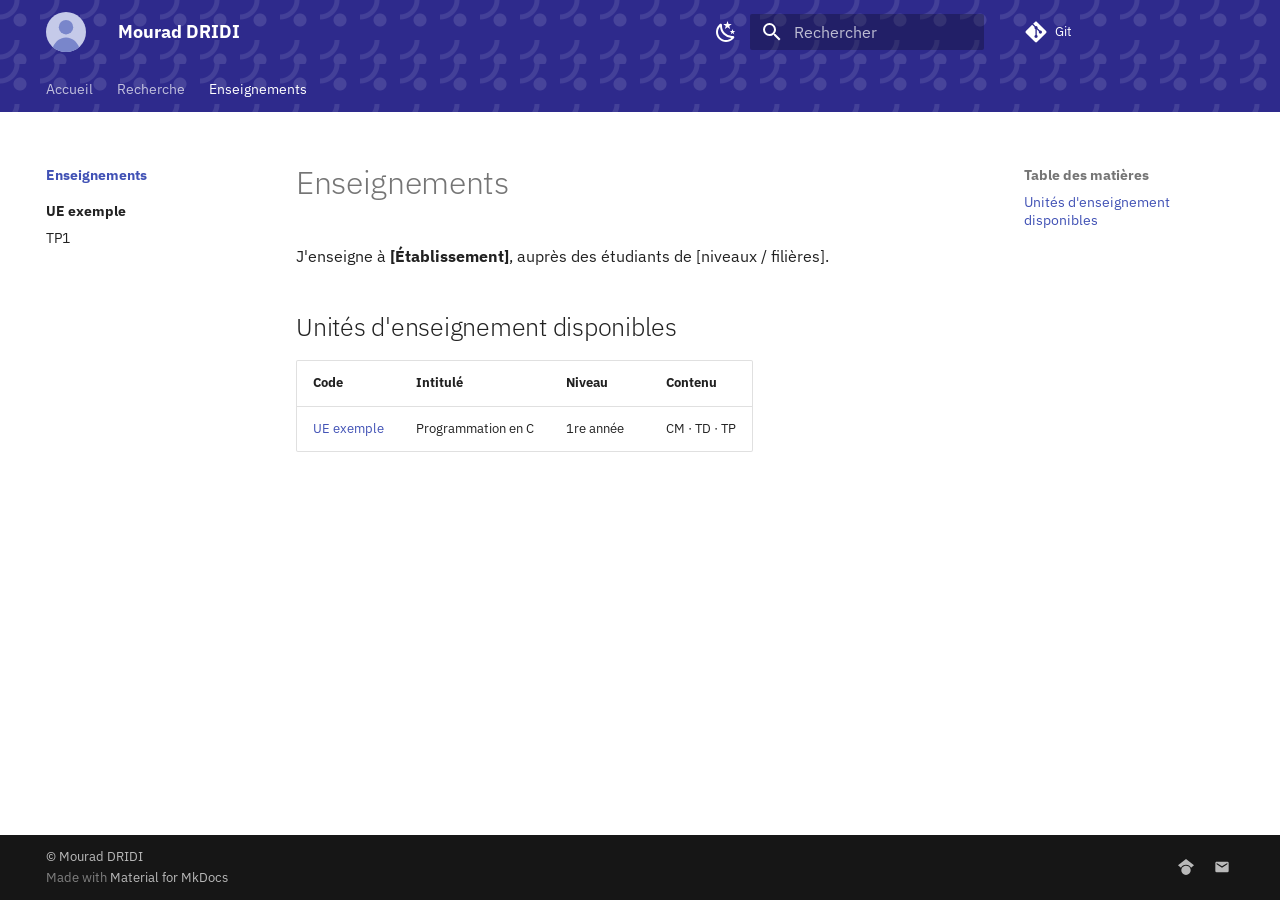
<file: units/index.html>
<!doctype html>
<html lang="fr" class="no-js">
  <head>
    
      <meta charset="utf-8">
      <meta name="viewport" content="width=device-width,initial-scale=1">
      
        <meta name="description" content="Mourad DRIDI, enseignant-chercheur à ESIEE Paris (DISC) et au LIGM (équipe LRT)">
      
      
      
        <link rel="canonical" href="https://votrepseudo.github.io/units/">
      
      
        <link rel="prev" href="../research/encadrement/">
      
      
        <link rel="next" href="ue-exemple/">
      
      
        
      
      
      <link rel="icon" href="../assets/photo.svg">
      <meta name="generator" content="mkdocs-1.6.1, mkdocs-material-9.8.1">
    
    
      
        <title>Enseignements - Mourad DRIDI</title>
      
    
    
      <link rel="stylesheet" href="../assets/stylesheets/main.57a0d79d.min.css">
      
        
        <link rel="stylesheet" href="../assets/stylesheets/palette.fb2fffe2.min.css">
      
      


    
    
      
    
    
      
        
        
        <link rel="preconnect" href="https://fonts.gstatic.com" crossorigin>
        <link rel="stylesheet" href="https://fonts.googleapis.com/css?family=IBM+Plex+Sans:300,300i,400,400i,700,700i%7CIBM+Plex+Mono:400,400i,700,700i&display=fallback">
        <style>:root{--md-text-font:"IBM Plex Sans";--md-code-font:"IBM Plex Mono"}</style>
      
    
    
      <link rel="stylesheet" href="../stylesheets/extra.css">
    
    <script>__md_scope=new URL("..",location),__md_hash=e=>[...e].reduce(((e,_)=>(e<<5)-e+_.charCodeAt(0)),0),__md_get=(e,_=localStorage,t=__md_scope)=>JSON.parse(_.getItem(t.pathname+"."+e)),__md_set=(e,_,t=localStorage,a=__md_scope)=>{try{t.setItem(a.pathname+"."+e,JSON.stringify(_))}catch(e){}}</script>
    
      

    
    
  </head>
  
  
    
    
      
    
    
    
    
    <body dir="ltr" data-md-color-scheme="default" data-md-color-primary="custom" data-md-color-accent="custom">
  
    
    <input class="md-toggle" data-md-toggle="drawer" type="checkbox" id="__drawer" autocomplete="off">
    <input class="md-toggle" data-md-toggle="search" type="checkbox" id="__search" autocomplete="off">
    <label class="md-overlay" for="__drawer"></label>
    <div data-md-component="skip">
      
        
        <a href="#enseignements" class="md-skip">
          Aller au contenu
        </a>
      
    </div>
    <div data-md-component="announce">
      
    </div>
    
    
      

<header class="md-header" data-md-component="header">
  <nav class="md-header__inner md-grid" aria-label="En-tête">
    <a href=".." title="Mourad DRIDI" class="md-header__button md-logo" aria-label="Mourad DRIDI" data-md-component="logo">
      
  <img src="../assets/photo.svg" alt="logo">

    </a>
    <label class="md-header__button md-icon" for="__drawer">
      
      <svg xmlns="http://www.w3.org/2000/svg" viewBox="0 0 24 24"><path d="M3 6h18v2H3zm0 5h18v2H3zm0 5h18v2H3z"/></svg>
    </label>
    <div class="md-header__title" data-md-component="header-title">
      <div class="md-header__ellipsis">
        <div class="md-header__topic">
          <span class="md-ellipsis">
            Mourad DRIDI
          </span>
        </div>
        <div class="md-header__topic" data-md-component="header-topic">
          <span class="md-ellipsis">
            
              Enseignements
            
          </span>
        </div>
      </div>
    </div>
    
      
        <form class="md-header__option" data-md-component="palette">
  
    
    
    
    <input class="md-option" data-md-color-media="" data-md-color-scheme="default" data-md-color-primary="custom" data-md-color-accent="custom"  aria-label="Mode sombre"  type="radio" name="__palette" id="__palette_0">
    
      <label class="md-header__button md-icon" title="Mode sombre" for="__palette_1" hidden>
        <svg xmlns="http://www.w3.org/2000/svg" viewBox="0 0 24 24"><path d="m17.75 4.09-2.53 1.94.91 3.06-2.63-1.81-2.63 1.81.91-3.06-2.53-1.94L12.44 4l1.06-3 1.06 3zm3.5 6.91-1.64 1.25.59 1.98-1.7-1.17-1.7 1.17.59-1.98L15.75 11l2.06-.05L18.5 9l.69 1.95zm-2.28 4.95c.83-.08 1.72 1.1 1.19 1.85-.32.45-.66.87-1.08 1.27C15.17 23 8.84 23 4.94 19.07c-3.91-3.9-3.91-10.24 0-14.14.4-.4.82-.76 1.27-1.08.75-.53 1.93.36 1.85 1.19-.27 2.86.69 5.83 2.89 8.02a9.96 9.96 0 0 0 8.02 2.89m-1.64 2.02a12.08 12.08 0 0 1-7.8-3.47c-2.17-2.19-3.33-5-3.49-7.82-2.81 3.14-2.7 7.96.31 10.98 3.02 3.01 7.84 3.12 10.98.31"/></svg>
      </label>
    
  
    
    
    
    <input class="md-option" data-md-color-media="" data-md-color-scheme="slate" data-md-color-primary="custom" data-md-color-accent="custom"  aria-label="Mode clair"  type="radio" name="__palette" id="__palette_1">
    
      <label class="md-header__button md-icon" title="Mode clair" for="__palette_0" hidden>
        <svg xmlns="http://www.w3.org/2000/svg" viewBox="0 0 24 24"><path d="M12 7a5 5 0 0 1 5 5 5 5 0 0 1-5 5 5 5 0 0 1-5-5 5 5 0 0 1 5-5m0 2a3 3 0 0 0-3 3 3 3 0 0 0 3 3 3 3 0 0 0 3-3 3 3 0 0 0-3-3m0-7 2.39 3.42C13.65 5.15 12.84 5 12 5s-1.65.15-2.39.42zM3.34 7l4.16-.35A7.2 7.2 0 0 0 5.94 8.5c-.44.74-.69 1.5-.83 2.29zm.02 10 1.76-3.77a7.131 7.131 0 0 0 2.38 4.14zM20.65 7l-1.77 3.79a7.02 7.02 0 0 0-2.38-4.15zm-.01 10-4.14.36c.59-.51 1.12-1.14 1.54-1.86.42-.73.69-1.5.83-2.29zM12 22l-2.41-3.44c.74.27 1.55.44 2.41.44.82 0 1.63-.17 2.37-.44z"/></svg>
      </label>
    
  
</form>
      
    
    
      <script>var palette=__md_get("__palette");if(palette&&palette.color){if("(prefers-color-scheme)"===palette.color.media){var media=matchMedia("(prefers-color-scheme: light)"),input=document.querySelector(media.matches?"[data-md-color-media='(prefers-color-scheme: light)']":"[data-md-color-media='(prefers-color-scheme: dark)']");palette.color.media=input.getAttribute("data-md-color-media"),palette.color.scheme=input.getAttribute("data-md-color-scheme"),palette.color.primary=input.getAttribute("data-md-color-primary"),palette.color.accent=input.getAttribute("data-md-color-accent")}for(var[key,value]of Object.entries(palette.color))document.body.setAttribute("data-md-color-"+key,value)}</script>
    
    
    
      
      
        <label class="md-header__button md-icon" for="__search">
          
          <svg xmlns="http://www.w3.org/2000/svg" viewBox="0 0 24 24"><path d="M9.5 3A6.5 6.5 0 0 1 16 9.5c0 1.61-.59 3.09-1.56 4.23l.27.27h.79l5 5-1.5 1.5-5-5v-.79l-.27-.27A6.52 6.52 0 0 1 9.5 16 6.5 6.5 0 0 1 3 9.5 6.5 6.5 0 0 1 9.5 3m0 2C7 5 5 7 5 9.5S7 14 9.5 14 14 12 14 9.5 12 5 9.5 5"/></svg>
        </label>
        <div class="md-search" data-md-component="search" role="dialog">
  <label class="md-search__overlay" for="__search"></label>
  <div class="md-search__inner" role="search">
    <form class="md-search__form" name="search">
      <input type="text" class="md-search__input" name="query" aria-label="Rechercher" placeholder="Rechercher" autocapitalize="off" autocorrect="off" autocomplete="off" spellcheck="false" data-md-component="search-query" required>
      <label class="md-search__icon md-icon" for="__search">
        
        <svg xmlns="http://www.w3.org/2000/svg" viewBox="0 0 24 24"><path d="M9.5 3A6.5 6.5 0 0 1 16 9.5c0 1.61-.59 3.09-1.56 4.23l.27.27h.79l5 5-1.5 1.5-5-5v-.79l-.27-.27A6.52 6.52 0 0 1 9.5 16 6.5 6.5 0 0 1 3 9.5 6.5 6.5 0 0 1 9.5 3m0 2C7 5 5 7 5 9.5S7 14 9.5 14 14 12 14 9.5 12 5 9.5 5"/></svg>
        
        <svg xmlns="http://www.w3.org/2000/svg" viewBox="0 0 24 24"><path d="M20 11v2H8l5.5 5.5-1.42 1.42L4.16 12l7.92-7.92L13.5 5.5 8 11z"/></svg>
      </label>
      <nav class="md-search__options" aria-label="Recherche">
        
        <button type="reset" class="md-search__icon md-icon" title="Effacer" aria-label="Effacer" tabindex="-1">
          
          <svg xmlns="http://www.w3.org/2000/svg" viewBox="0 0 24 24"><path d="M19 6.41 17.59 5 12 10.59 6.41 5 5 6.41 10.59 12 5 17.59 6.41 19 12 13.41 17.59 19 19 17.59 13.41 12z"/></svg>
        </button>
      </nav>
      
        <div class="md-search__suggest" data-md-component="search-suggest"></div>
      
    </form>
    <div class="md-search__output">
      <div class="md-search__scrollwrap" tabindex="0" data-md-scrollfix>
        <div class="md-search-result" data-md-component="search-result">
          <div class="md-search-result__meta">
            Initialisation de la recherche
          </div>
          <ol class="md-search-result__list" role="presentation"></ol>
        </div>
      </div>
    </div>
  </div>
</div>
      
    
    
      <div class="md-header__source">
        <a href="https://github.com/votrepseudo/votrepseudo.github.io" title="Aller au dépôt" class="md-source" data-md-component="source">
  <div class="md-source__icon md-icon">
    
    <svg xmlns="http://www.w3.org/2000/svg" viewBox="0 0 448 512"><!--! Font Awesome Free 7.1.0 by @fontawesome - https://fontawesome.com License - https://fontawesome.com/license/free (Icons: CC BY 4.0, Fonts: SIL OFL 1.1, Code: MIT License) Copyright 2025 Fonticons, Inc.--><path d="M439.6 236.1 244 40.5c-5.4-5.5-12.8-8.5-20.4-8.5s-15 3-20.4 8.4L162.5 81l51.5 51.5c27.1-9.1 52.7 16.8 43.4 43.7l49.7 49.7c34.2-11.8 61.2 31 35.5 56.7-26.5 26.5-70.2-2.9-56-37.3L240.3 199v121.9c25.3 12.5 22.3 41.8 9.1 55-6.4 6.4-15.2 10.1-24.3 10.1s-17.8-3.6-24.3-10.1c-17.6-17.6-11.1-46.9 11.2-56v-123c-20.8-8.5-24.6-30.7-18.6-45L142.6 101 8.5 235.1C3 240.6 0 247.9 0 255.5s3 15 8.5 20.4l195.6 195.7c5.4 5.4 12.7 8.4 20.4 8.4s15-3 20.4-8.4l194.7-194.7c5.4-5.4 8.4-12.8 8.4-20.4s-3-15-8.4-20.4"/></svg>
  </div>
  <div class="md-source__repository">
    Git
  </div>
</a>
      </div>
    
  </nav>
  
</header>
    
    <div class="md-container" data-md-component="container">
      
      
        
          
            
<nav class="md-tabs" aria-label="Onglets" data-md-component="tabs">
  <div class="md-grid">
    <ul class="md-tabs__list">
      
        
  
  
  
  
    <li class="md-tabs__item">
      <a href=".." class="md-tabs__link">
        
  
  
    
  
  Accueil

      </a>
    </li>
  

      
        
  
  
  
  
    
    
      <li class="md-tabs__item">
        <a href="../research/" class="md-tabs__link">
          
  
  
    
  
  Recherche

        </a>
      </li>
    
  

      
        
  
  
  
    
  
  
    
    
      <li class="md-tabs__item md-tabs__item--active">
        <a href="./" class="md-tabs__link">
          
  
  
    
  
  Enseignements

        </a>
      </li>
    
  

      
    </ul>
  </div>
</nav>
          
        
      
      <main class="md-main" data-md-component="main">
        <div class="md-main__inner md-grid">
          
            
              
              <div class="md-sidebar md-sidebar--primary" data-md-component="sidebar" data-md-type="navigation" >
                <div class="md-sidebar__scrollwrap">
                  <div class="md-sidebar__inner">
                    


  


<nav class="md-nav md-nav--primary md-nav--lifted" aria-label="Navigation" data-md-level="0">
  <label class="md-nav__title" for="__drawer">
    <a href=".." title="Mourad DRIDI" class="md-nav__button md-logo" aria-label="Mourad DRIDI" data-md-component="logo">
      
  <img src="../assets/photo.svg" alt="logo">

    </a>
    Mourad DRIDI
  </label>
  
    <div class="md-nav__source">
      <a href="https://github.com/votrepseudo/votrepseudo.github.io" title="Aller au dépôt" class="md-source" data-md-component="source">
  <div class="md-source__icon md-icon">
    
    <svg xmlns="http://www.w3.org/2000/svg" viewBox="0 0 448 512"><!--! Font Awesome Free 7.1.0 by @fontawesome - https://fontawesome.com License - https://fontawesome.com/license/free (Icons: CC BY 4.0, Fonts: SIL OFL 1.1, Code: MIT License) Copyright 2025 Fonticons, Inc.--><path d="M439.6 236.1 244 40.5c-5.4-5.5-12.8-8.5-20.4-8.5s-15 3-20.4 8.4L162.5 81l51.5 51.5c27.1-9.1 52.7 16.8 43.4 43.7l49.7 49.7c34.2-11.8 61.2 31 35.5 56.7-26.5 26.5-70.2-2.9-56-37.3L240.3 199v121.9c25.3 12.5 22.3 41.8 9.1 55-6.4 6.4-15.2 10.1-24.3 10.1s-17.8-3.6-24.3-10.1c-17.6-17.6-11.1-46.9 11.2-56v-123c-20.8-8.5-24.6-30.7-18.6-45L142.6 101 8.5 235.1C3 240.6 0 247.9 0 255.5s3 15 8.5 20.4l195.6 195.7c5.4 5.4 12.7 8.4 20.4 8.4s15-3 20.4-8.4l194.7-194.7c5.4-5.4 8.4-12.8 8.4-20.4s-3-15-8.4-20.4"/></svg>
  </div>
  <div class="md-source__repository">
    Git
  </div>
</a>
    </div>
  
  <ul class="md-nav__list" data-md-scrollfix>
    
      
      
  
  
  
  
    <li class="md-nav__item">
      <a href=".." class="md-nav__link">
        
  
  
  <span class="md-ellipsis">
    
  
    Accueil
  

    
  </span>
  
  

      </a>
    </li>
  

    
      
      
  
  
  
  
    
    
      
        
          
        
      
        
      
        
      
        
      
    
    
    
      
      
        
      
    
    
    <li class="md-nav__item md-nav__item--nested">
      
        
        
        <input class="md-nav__toggle md-toggle " type="checkbox" id="__nav_2" >
        
          
          <div class="md-nav__link md-nav__container">
            <a href="../research/" class="md-nav__link ">
              
  
  
  <span class="md-ellipsis">
    
  
    Recherche
  

    
  </span>
  
  

            </a>
            
              
              <label class="md-nav__link " for="__nav_2" id="__nav_2_label" tabindex="0">
                <span class="md-nav__icon md-icon"></span>
              </label>
            
          </div>
        
        <nav class="md-nav" data-md-level="1" aria-labelledby="__nav_2_label" aria-expanded="false">
          <label class="md-nav__title" for="__nav_2">
            <span class="md-nav__icon md-icon"></span>
            
  
    Recherche
  

          </label>
          <ul class="md-nav__list" data-md-scrollfix>
            
              
            
              
                
  
  
  
  
    <li class="md-nav__item">
      <a href="../research/npsim/" class="md-nav__link">
        
  
  
  <span class="md-ellipsis">
    
  
    NPSIM
  

    
  </span>
  
  

      </a>
    </li>
  

              
            
              
                
  
  
  
  
    <li class="md-nav__item">
      <a href="../research/projets/" class="md-nav__link">
        
  
  
  <span class="md-ellipsis">
    
  
    Projets
  

    
  </span>
  
  

      </a>
    </li>
  

              
            
              
                
  
  
  
  
    <li class="md-nav__item">
      <a href="../research/encadrement/" class="md-nav__link">
        
  
  
  <span class="md-ellipsis">
    
  
    Stages encadrés
  

    
  </span>
  
  

      </a>
    </li>
  

              
            
          </ul>
        </nav>
      
    </li>
  

    
      
      
  
  
    
  
  
  
    
    
      
        
          
        
      
        
      
    
    
    
      
        
        
      
      
        
      
    
    
    <li class="md-nav__item md-nav__item--active md-nav__item--section md-nav__item--nested">
      
        
        
        <input class="md-nav__toggle md-toggle " type="checkbox" id="__nav_3" checked>
        
          
          <div class="md-nav__link md-nav__container">
            <a href="./" class="md-nav__link md-nav__link--active">
              
  
  
  <span class="md-ellipsis">
    
  
    Enseignements
  

    
  </span>
  
  

            </a>
            
              
              <label class="md-nav__link md-nav__link--active" for="__nav_3" id="__nav_3_label" tabindex="">
                <span class="md-nav__icon md-icon"></span>
              </label>
            
          </div>
        
        <nav class="md-nav" data-md-level="1" aria-labelledby="__nav_3_label" aria-expanded="true">
          <label class="md-nav__title" for="__nav_3">
            <span class="md-nav__icon md-icon"></span>
            
  
    Enseignements
  

          </label>
          <ul class="md-nav__list" data-md-scrollfix>
            
              
            
              
                
  
  
  
  
    
    
      
        
          
        
      
        
      
    
    
    
      
      
        
          
          
        
      
    
    
    <li class="md-nav__item md-nav__item--section md-nav__item--nested">
      
        
        
        <input class="md-nav__toggle md-toggle " type="checkbox" id="__nav_3_2" >
        
          
          <div class="md-nav__link md-nav__container">
            <a href="ue-exemple/" class="md-nav__link ">
              
  
  
  <span class="md-ellipsis">
    
  
    UE exemple
  

    
  </span>
  
  

            </a>
            
              
              <label class="md-nav__link " for="__nav_3_2" id="__nav_3_2_label" tabindex="">
                <span class="md-nav__icon md-icon"></span>
              </label>
            
          </div>
        
        <nav class="md-nav" data-md-level="2" aria-labelledby="__nav_3_2_label" aria-expanded="false">
          <label class="md-nav__title" for="__nav_3_2">
            <span class="md-nav__icon md-icon"></span>
            
  
    UE exemple
  

          </label>
          <ul class="md-nav__list" data-md-scrollfix>
            
              
            
              
                
  
  
  
  
    <li class="md-nav__item">
      <a href="ue-exemple/tp/tp1/" class="md-nav__link">
        
  
  
  <span class="md-ellipsis">
    
  
    TP1
  

    
  </span>
  
  

      </a>
    </li>
  

              
            
          </ul>
        </nav>
      
    </li>
  

              
            
          </ul>
        </nav>
      
    </li>
  

    
  </ul>
</nav>
                  </div>
                </div>
              </div>
            
            
              
              <div class="md-sidebar md-sidebar--secondary" data-md-component="sidebar" data-md-type="toc" >
                <div class="md-sidebar__scrollwrap">
                  <div class="md-sidebar__inner">
                    

<nav class="md-nav md-nav--secondary" aria-label="Table des matières">
  
  
  
    
  
  
    <label class="md-nav__title" for="__toc">
      <span class="md-nav__icon md-icon"></span>
      Table des matières
    </label>
    <ul class="md-nav__list" data-md-component="toc" data-md-scrollfix>
      
        <li class="md-nav__item">
  <a href="#unites-denseignement-disponibles" class="md-nav__link">
    <span class="md-ellipsis">
      
        Unités d'enseignement disponibles
      
    </span>
  </a>
  
</li>
      
    </ul>
  
</nav>
                  </div>
                </div>
              </div>
            
          
          
            <div class="md-content" data-md-component="content">
              
              <article class="md-content__inner md-typeset">
                
                  


  
  


<h1 id="enseignements">Enseignements</h1>
<p>J'enseigne à <strong>[Établissement]</strong>, auprès des étudiants de [niveaux / filières].</p>
<h2 id="unites-denseignement-disponibles">Unités d'enseignement disponibles</h2>
<table>
<thead>
<tr>
<th>Code</th>
<th>Intitulé</th>
<th>Niveau</th>
<th>Contenu</th>
</tr>
</thead>
<tbody>
<tr>
<td><a href="ue-exemple/">UE exemple</a></td>
<td>Programmation en C</td>
<td>1re année</td>
<td>CM · TD · TP</td>
</tr>
</tbody>
</table>












                
              </article>
            </div>
          
          
<script>var target=document.getElementById(location.hash.slice(1));target&&target.name&&(target.checked=target.name.startsWith("__tabbed_"))</script>
        </div>
        
          <button type="button" class="md-top md-icon" data-md-component="top" hidden>
  
  <svg xmlns="http://www.w3.org/2000/svg" viewBox="0 0 24 24"><path d="M13 20h-2V8l-5.5 5.5-1.42-1.42L12 4.16l7.92 7.92-1.42 1.42L13 8z"/></svg>
  Retour en haut de la page
</button>
        
      </main>
      
        <footer class="md-footer">
  
  <div class="md-footer-meta md-typeset">
    <div class="md-footer-meta__inner md-grid">
      <div class="md-copyright">
  
    <div class="md-copyright__highlight">
      © Mourad DRIDI
    </div>
  
  
    Made with
    <a href="https://squidfunk.github.io/mkdocs-material/" target="_blank" rel="noopener">
      Material for MkDocs
    </a>
  
</div>
      
        
<div class="md-social">
  
    
    
    
    
    <a href="https://scholar.google.com/citations?user=CFmoyZIAAAAJ&hl=fr" target="_blank" rel="noopener" title="Google Scholar" class="md-social__link">
      <svg xmlns="http://www.w3.org/2000/svg" viewBox="0 0 512 512"><!--! Font Awesome Free 7.1.0 by @fontawesome - https://fontawesome.com License - https://fontawesome.com/license/free (Icons: CC BY 4.0, Fonts: SIL OFL 1.1, Code: MIT License) Copyright 2025 Fonticons, Inc.--><path d="M390.9 298.5s0 .1.1.1c9.2 19.4 14.4 41.1 14.4 64C405.3 445.1 338.5 512 256 512s-149.3-66.9-149.3-149.3c0-22.9 5.2-44.6 14.4-64 1.7-3.6 3.6-7.2 5.6-10.7q6.6-11.4 15-21.3c27.4-32.6 68.5-53.3 114.4-53.3 33.6 0 64.6 11.1 89.6 29.9 9.1 6.9 17.4 14.7 24.8 23.5 5.6 6.6 10.6 13.8 15 21.3 2 3.4 3.8 7 5.5 10.5zm26.4-18.8c-30.1-58.4-91-98.4-161.3-98.4s-131.2 40-161.3 98.4L0 202.7 256 0l256 202.7-94.7 77.1z"/></svg>
    </a>
  
    
    
    
    
    <a href="mailto:mourad.dridi@univ-eiffel.fr" target="_blank" rel="noopener" title="E-mail" class="md-social__link">
      <svg xmlns="http://www.w3.org/2000/svg" viewBox="0 0 24 24"><path d="m20 8-8 5-8-5V6l8 5 8-5m0-2H4c-1.11 0-2 .89-2 2v12a2 2 0 0 0 2 2h16a2 2 0 0 0 2-2V6a2 2 0 0 0-2-2"/></svg>
    </a>
  
</div>
      
    </div>
  </div>
</footer>
      
    </div>
    <div class="md-dialog" data-md-component="dialog">
      <div class="md-dialog__inner md-typeset"></div>
    </div>
    
    
    
      
      
      <script id="__config" type="application/json">{"annotate": null, "base": "..", "features": ["navigation.tabs", "navigation.sections", "navigation.indexes", "navigation.top", "search.suggest", "search.highlight", "content.code.copy"], "search": "../assets/javascripts/workers/search.a7633da7.min.js", "tags": null, "translations": {"clipboard.copied": "Copi\u00e9 dans le presse-papier", "clipboard.copy": "Copier dans le presse-papier", "search.result.more.one": "1 de plus sur cette page", "search.result.more.other": "# de plus sur cette page", "search.result.none": "Aucun document trouv\u00e9", "search.result.one": "1 document trouv\u00e9", "search.result.other": "# documents trouv\u00e9s", "search.result.placeholder": "Taper pour d\u00e9marrer la recherche", "search.result.term.missing": "Non trouv\u00e9", "select.version": "S\u00e9lectionner la version"}, "version": null}</script>
    
    
      <script src="../assets/javascripts/bundle.a5f9d56c.min.js"></script>
      
    
  </body>
</html>
</file>
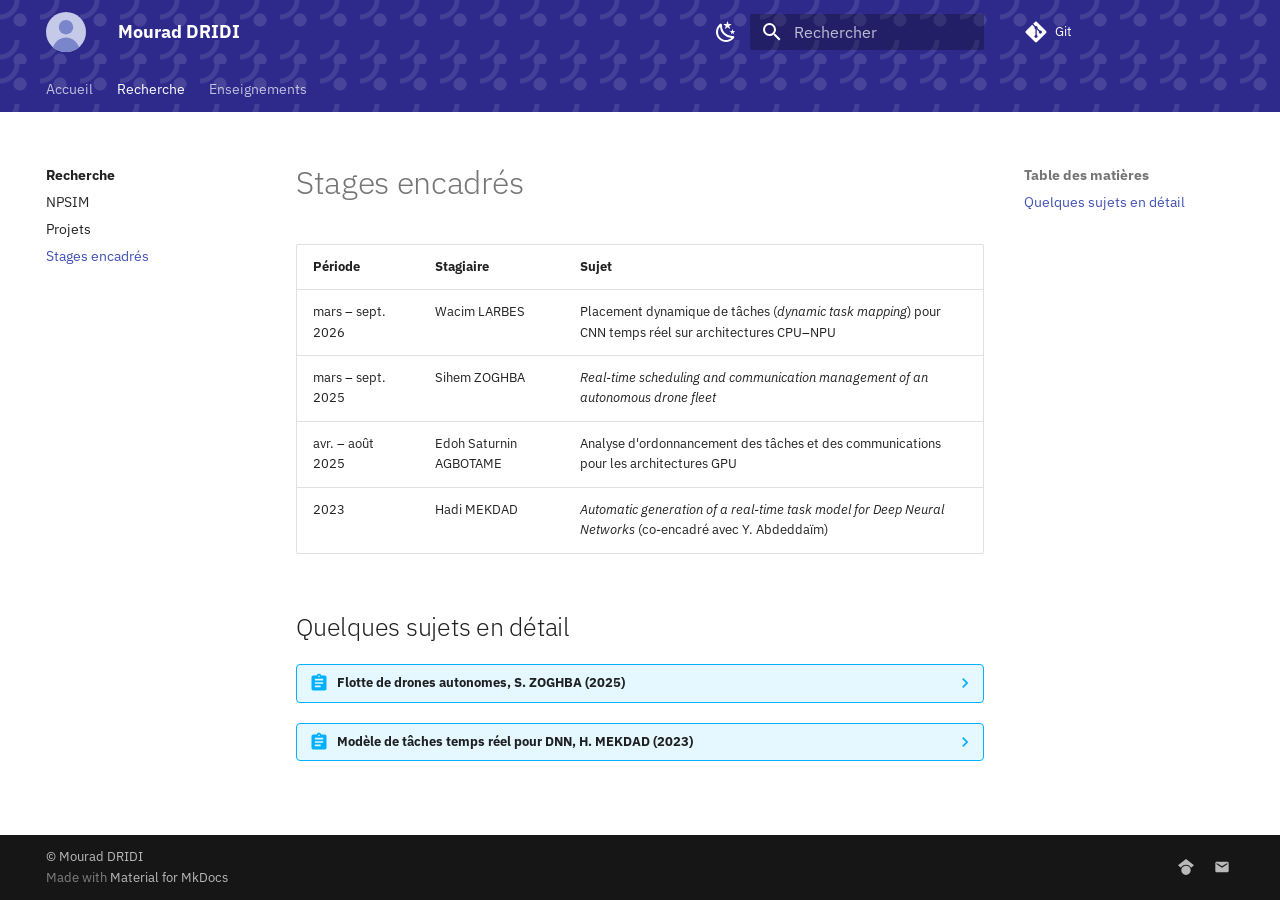
<file: research/encadrement/index.html>
<!doctype html>
<html lang="fr" class="no-js">
  <head>
    
      <meta charset="utf-8">
      <meta name="viewport" content="width=device-width,initial-scale=1">
      
        <meta name="description" content="Mourad DRIDI, enseignant-chercheur à ESIEE Paris (DISC) et au LIGM (équipe LRT)">
      
      
      
        <link rel="canonical" href="https://votrepseudo.github.io/research/encadrement/">
      
      
        <link rel="prev" href="../projets/">
      
      
        <link rel="next" href="../../units/">
      
      
        
      
      
      <link rel="icon" href="../../assets/photo.svg">
      <meta name="generator" content="mkdocs-1.6.1, mkdocs-material-9.8.1">
    
    
      
        <title>Stages encadrés - Mourad DRIDI</title>
      
    
    
      <link rel="stylesheet" href="../../assets/stylesheets/main.57a0d79d.min.css">
      
        
        <link rel="stylesheet" href="../../assets/stylesheets/palette.fb2fffe2.min.css">
      
      


    
    
      
    
    
      
        
        
        <link rel="preconnect" href="https://fonts.gstatic.com" crossorigin>
        <link rel="stylesheet" href="https://fonts.googleapis.com/css?family=IBM+Plex+Sans:300,300i,400,400i,700,700i%7CIBM+Plex+Mono:400,400i,700,700i&display=fallback">
        <style>:root{--md-text-font:"IBM Plex Sans";--md-code-font:"IBM Plex Mono"}</style>
      
    
    
      <link rel="stylesheet" href="../../stylesheets/extra.css">
    
    <script>__md_scope=new URL("../..",location),__md_hash=e=>[...e].reduce(((e,_)=>(e<<5)-e+_.charCodeAt(0)),0),__md_get=(e,_=localStorage,t=__md_scope)=>JSON.parse(_.getItem(t.pathname+"."+e)),__md_set=(e,_,t=localStorage,a=__md_scope)=>{try{t.setItem(a.pathname+"."+e,JSON.stringify(_))}catch(e){}}</script>
    
      

    
    
  </head>
  
  
    
    
      
    
    
    
    
    <body dir="ltr" data-md-color-scheme="default" data-md-color-primary="custom" data-md-color-accent="custom">
  
    
    <input class="md-toggle" data-md-toggle="drawer" type="checkbox" id="__drawer" autocomplete="off">
    <input class="md-toggle" data-md-toggle="search" type="checkbox" id="__search" autocomplete="off">
    <label class="md-overlay" for="__drawer"></label>
    <div data-md-component="skip">
      
        
        <a href="#stages-encadres" class="md-skip">
          Aller au contenu
        </a>
      
    </div>
    <div data-md-component="announce">
      
    </div>
    
    
      

<header class="md-header" data-md-component="header">
  <nav class="md-header__inner md-grid" aria-label="En-tête">
    <a href="../.." title="Mourad DRIDI" class="md-header__button md-logo" aria-label="Mourad DRIDI" data-md-component="logo">
      
  <img src="../../assets/photo.svg" alt="logo">

    </a>
    <label class="md-header__button md-icon" for="__drawer">
      
      <svg xmlns="http://www.w3.org/2000/svg" viewBox="0 0 24 24"><path d="M3 6h18v2H3zm0 5h18v2H3zm0 5h18v2H3z"/></svg>
    </label>
    <div class="md-header__title" data-md-component="header-title">
      <div class="md-header__ellipsis">
        <div class="md-header__topic">
          <span class="md-ellipsis">
            Mourad DRIDI
          </span>
        </div>
        <div class="md-header__topic" data-md-component="header-topic">
          <span class="md-ellipsis">
            
              Stages encadrés
            
          </span>
        </div>
      </div>
    </div>
    
      
        <form class="md-header__option" data-md-component="palette">
  
    
    
    
    <input class="md-option" data-md-color-media="" data-md-color-scheme="default" data-md-color-primary="custom" data-md-color-accent="custom"  aria-label="Mode sombre"  type="radio" name="__palette" id="__palette_0">
    
      <label class="md-header__button md-icon" title="Mode sombre" for="__palette_1" hidden>
        <svg xmlns="http://www.w3.org/2000/svg" viewBox="0 0 24 24"><path d="m17.75 4.09-2.53 1.94.91 3.06-2.63-1.81-2.63 1.81.91-3.06-2.53-1.94L12.44 4l1.06-3 1.06 3zm3.5 6.91-1.64 1.25.59 1.98-1.7-1.17-1.7 1.17.59-1.98L15.75 11l2.06-.05L18.5 9l.69 1.95zm-2.28 4.95c.83-.08 1.72 1.1 1.19 1.85-.32.45-.66.87-1.08 1.27C15.17 23 8.84 23 4.94 19.07c-3.91-3.9-3.91-10.24 0-14.14.4-.4.82-.76 1.27-1.08.75-.53 1.93.36 1.85 1.19-.27 2.86.69 5.83 2.89 8.02a9.96 9.96 0 0 0 8.02 2.89m-1.64 2.02a12.08 12.08 0 0 1-7.8-3.47c-2.17-2.19-3.33-5-3.49-7.82-2.81 3.14-2.7 7.96.31 10.98 3.02 3.01 7.84 3.12 10.98.31"/></svg>
      </label>
    
  
    
    
    
    <input class="md-option" data-md-color-media="" data-md-color-scheme="slate" data-md-color-primary="custom" data-md-color-accent="custom"  aria-label="Mode clair"  type="radio" name="__palette" id="__palette_1">
    
      <label class="md-header__button md-icon" title="Mode clair" for="__palette_0" hidden>
        <svg xmlns="http://www.w3.org/2000/svg" viewBox="0 0 24 24"><path d="M12 7a5 5 0 0 1 5 5 5 5 0 0 1-5 5 5 5 0 0 1-5-5 5 5 0 0 1 5-5m0 2a3 3 0 0 0-3 3 3 3 0 0 0 3 3 3 3 0 0 0 3-3 3 3 0 0 0-3-3m0-7 2.39 3.42C13.65 5.15 12.84 5 12 5s-1.65.15-2.39.42zM3.34 7l4.16-.35A7.2 7.2 0 0 0 5.94 8.5c-.44.74-.69 1.5-.83 2.29zm.02 10 1.76-3.77a7.131 7.131 0 0 0 2.38 4.14zM20.65 7l-1.77 3.79a7.02 7.02 0 0 0-2.38-4.15zm-.01 10-4.14.36c.59-.51 1.12-1.14 1.54-1.86.42-.73.69-1.5.83-2.29zM12 22l-2.41-3.44c.74.27 1.55.44 2.41.44.82 0 1.63-.17 2.37-.44z"/></svg>
      </label>
    
  
</form>
      
    
    
      <script>var palette=__md_get("__palette");if(palette&&palette.color){if("(prefers-color-scheme)"===palette.color.media){var media=matchMedia("(prefers-color-scheme: light)"),input=document.querySelector(media.matches?"[data-md-color-media='(prefers-color-scheme: light)']":"[data-md-color-media='(prefers-color-scheme: dark)']");palette.color.media=input.getAttribute("data-md-color-media"),palette.color.scheme=input.getAttribute("data-md-color-scheme"),palette.color.primary=input.getAttribute("data-md-color-primary"),palette.color.accent=input.getAttribute("data-md-color-accent")}for(var[key,value]of Object.entries(palette.color))document.body.setAttribute("data-md-color-"+key,value)}</script>
    
    
    
      
      
        <label class="md-header__button md-icon" for="__search">
          
          <svg xmlns="http://www.w3.org/2000/svg" viewBox="0 0 24 24"><path d="M9.5 3A6.5 6.5 0 0 1 16 9.5c0 1.61-.59 3.09-1.56 4.23l.27.27h.79l5 5-1.5 1.5-5-5v-.79l-.27-.27A6.52 6.52 0 0 1 9.5 16 6.5 6.5 0 0 1 3 9.5 6.5 6.5 0 0 1 9.5 3m0 2C7 5 5 7 5 9.5S7 14 9.5 14 14 12 14 9.5 12 5 9.5 5"/></svg>
        </label>
        <div class="md-search" data-md-component="search" role="dialog">
  <label class="md-search__overlay" for="__search"></label>
  <div class="md-search__inner" role="search">
    <form class="md-search__form" name="search">
      <input type="text" class="md-search__input" name="query" aria-label="Rechercher" placeholder="Rechercher" autocapitalize="off" autocorrect="off" autocomplete="off" spellcheck="false" data-md-component="search-query" required>
      <label class="md-search__icon md-icon" for="__search">
        
        <svg xmlns="http://www.w3.org/2000/svg" viewBox="0 0 24 24"><path d="M9.5 3A6.5 6.5 0 0 1 16 9.5c0 1.61-.59 3.09-1.56 4.23l.27.27h.79l5 5-1.5 1.5-5-5v-.79l-.27-.27A6.52 6.52 0 0 1 9.5 16 6.5 6.5 0 0 1 3 9.5 6.5 6.5 0 0 1 9.5 3m0 2C7 5 5 7 5 9.5S7 14 9.5 14 14 12 14 9.5 12 5 9.5 5"/></svg>
        
        <svg xmlns="http://www.w3.org/2000/svg" viewBox="0 0 24 24"><path d="M20 11v2H8l5.5 5.5-1.42 1.42L4.16 12l7.92-7.92L13.5 5.5 8 11z"/></svg>
      </label>
      <nav class="md-search__options" aria-label="Recherche">
        
        <button type="reset" class="md-search__icon md-icon" title="Effacer" aria-label="Effacer" tabindex="-1">
          
          <svg xmlns="http://www.w3.org/2000/svg" viewBox="0 0 24 24"><path d="M19 6.41 17.59 5 12 10.59 6.41 5 5 6.41 10.59 12 5 17.59 6.41 19 12 13.41 17.59 19 19 17.59 13.41 12z"/></svg>
        </button>
      </nav>
      
        <div class="md-search__suggest" data-md-component="search-suggest"></div>
      
    </form>
    <div class="md-search__output">
      <div class="md-search__scrollwrap" tabindex="0" data-md-scrollfix>
        <div class="md-search-result" data-md-component="search-result">
          <div class="md-search-result__meta">
            Initialisation de la recherche
          </div>
          <ol class="md-search-result__list" role="presentation"></ol>
        </div>
      </div>
    </div>
  </div>
</div>
      
    
    
      <div class="md-header__source">
        <a href="https://github.com/votrepseudo/votrepseudo.github.io" title="Aller au dépôt" class="md-source" data-md-component="source">
  <div class="md-source__icon md-icon">
    
    <svg xmlns="http://www.w3.org/2000/svg" viewBox="0 0 448 512"><!--! Font Awesome Free 7.1.0 by @fontawesome - https://fontawesome.com License - https://fontawesome.com/license/free (Icons: CC BY 4.0, Fonts: SIL OFL 1.1, Code: MIT License) Copyright 2025 Fonticons, Inc.--><path d="M439.6 236.1 244 40.5c-5.4-5.5-12.8-8.5-20.4-8.5s-15 3-20.4 8.4L162.5 81l51.5 51.5c27.1-9.1 52.7 16.8 43.4 43.7l49.7 49.7c34.2-11.8 61.2 31 35.5 56.7-26.5 26.5-70.2-2.9-56-37.3L240.3 199v121.9c25.3 12.5 22.3 41.8 9.1 55-6.4 6.4-15.2 10.1-24.3 10.1s-17.8-3.6-24.3-10.1c-17.6-17.6-11.1-46.9 11.2-56v-123c-20.8-8.5-24.6-30.7-18.6-45L142.6 101 8.5 235.1C3 240.6 0 247.9 0 255.5s3 15 8.5 20.4l195.6 195.7c5.4 5.4 12.7 8.4 20.4 8.4s15-3 20.4-8.4l194.7-194.7c5.4-5.4 8.4-12.8 8.4-20.4s-3-15-8.4-20.4"/></svg>
  </div>
  <div class="md-source__repository">
    Git
  </div>
</a>
      </div>
    
  </nav>
  
</header>
    
    <div class="md-container" data-md-component="container">
      
      
        
          
            
<nav class="md-tabs" aria-label="Onglets" data-md-component="tabs">
  <div class="md-grid">
    <ul class="md-tabs__list">
      
        
  
  
  
  
    <li class="md-tabs__item">
      <a href="../.." class="md-tabs__link">
        
  
  
    
  
  Accueil

      </a>
    </li>
  

      
        
  
  
  
    
  
  
    
    
      <li class="md-tabs__item md-tabs__item--active">
        <a href="../" class="md-tabs__link">
          
  
  
    
  
  Recherche

        </a>
      </li>
    
  

      
        
  
  
  
  
    
    
      <li class="md-tabs__item">
        <a href="../../units/" class="md-tabs__link">
          
  
  
    
  
  Enseignements

        </a>
      </li>
    
  

      
    </ul>
  </div>
</nav>
          
        
      
      <main class="md-main" data-md-component="main">
        <div class="md-main__inner md-grid">
          
            
              
              <div class="md-sidebar md-sidebar--primary" data-md-component="sidebar" data-md-type="navigation" >
                <div class="md-sidebar__scrollwrap">
                  <div class="md-sidebar__inner">
                    


  


<nav class="md-nav md-nav--primary md-nav--lifted" aria-label="Navigation" data-md-level="0">
  <label class="md-nav__title" for="__drawer">
    <a href="../.." title="Mourad DRIDI" class="md-nav__button md-logo" aria-label="Mourad DRIDI" data-md-component="logo">
      
  <img src="../../assets/photo.svg" alt="logo">

    </a>
    Mourad DRIDI
  </label>
  
    <div class="md-nav__source">
      <a href="https://github.com/votrepseudo/votrepseudo.github.io" title="Aller au dépôt" class="md-source" data-md-component="source">
  <div class="md-source__icon md-icon">
    
    <svg xmlns="http://www.w3.org/2000/svg" viewBox="0 0 448 512"><!--! Font Awesome Free 7.1.0 by @fontawesome - https://fontawesome.com License - https://fontawesome.com/license/free (Icons: CC BY 4.0, Fonts: SIL OFL 1.1, Code: MIT License) Copyright 2025 Fonticons, Inc.--><path d="M439.6 236.1 244 40.5c-5.4-5.5-12.8-8.5-20.4-8.5s-15 3-20.4 8.4L162.5 81l51.5 51.5c27.1-9.1 52.7 16.8 43.4 43.7l49.7 49.7c34.2-11.8 61.2 31 35.5 56.7-26.5 26.5-70.2-2.9-56-37.3L240.3 199v121.9c25.3 12.5 22.3 41.8 9.1 55-6.4 6.4-15.2 10.1-24.3 10.1s-17.8-3.6-24.3-10.1c-17.6-17.6-11.1-46.9 11.2-56v-123c-20.8-8.5-24.6-30.7-18.6-45L142.6 101 8.5 235.1C3 240.6 0 247.9 0 255.5s3 15 8.5 20.4l195.6 195.7c5.4 5.4 12.7 8.4 20.4 8.4s15-3 20.4-8.4l194.7-194.7c5.4-5.4 8.4-12.8 8.4-20.4s-3-15-8.4-20.4"/></svg>
  </div>
  <div class="md-source__repository">
    Git
  </div>
</a>
    </div>
  
  <ul class="md-nav__list" data-md-scrollfix>
    
      
      
  
  
  
  
    <li class="md-nav__item">
      <a href="../.." class="md-nav__link">
        
  
  
  <span class="md-ellipsis">
    
  
    Accueil
  

    
  </span>
  
  

      </a>
    </li>
  

    
      
      
  
  
    
  
  
  
    
    
      
        
          
        
      
        
      
        
      
        
      
    
    
    
      
        
        
      
      
        
      
    
    
    <li class="md-nav__item md-nav__item--active md-nav__item--section md-nav__item--nested">
      
        
        
        <input class="md-nav__toggle md-toggle " type="checkbox" id="__nav_2" checked>
        
          
          <div class="md-nav__link md-nav__container">
            <a href="../" class="md-nav__link ">
              
  
  
  <span class="md-ellipsis">
    
  
    Recherche
  

    
  </span>
  
  

            </a>
            
              
              <label class="md-nav__link " for="__nav_2" id="__nav_2_label" tabindex="">
                <span class="md-nav__icon md-icon"></span>
              </label>
            
          </div>
        
        <nav class="md-nav" data-md-level="1" aria-labelledby="__nav_2_label" aria-expanded="true">
          <label class="md-nav__title" for="__nav_2">
            <span class="md-nav__icon md-icon"></span>
            
  
    Recherche
  

          </label>
          <ul class="md-nav__list" data-md-scrollfix>
            
              
            
              
                
  
  
  
  
    <li class="md-nav__item">
      <a href="../npsim/" class="md-nav__link">
        
  
  
  <span class="md-ellipsis">
    
  
    NPSIM
  

    
  </span>
  
  

      </a>
    </li>
  

              
            
              
                
  
  
  
  
    <li class="md-nav__item">
      <a href="../projets/" class="md-nav__link">
        
  
  
  <span class="md-ellipsis">
    
  
    Projets
  

    
  </span>
  
  

      </a>
    </li>
  

              
            
              
                
  
  
    
  
  
  
    <li class="md-nav__item md-nav__item--active">
      
      <input class="md-nav__toggle md-toggle" type="checkbox" id="__toc">
      
      
        
      
      
        <label class="md-nav__link md-nav__link--active" for="__toc">
          
  
  
  <span class="md-ellipsis">
    
  
    Stages encadrés
  

    
  </span>
  
  

          <span class="md-nav__icon md-icon"></span>
        </label>
      
      <a href="./" class="md-nav__link md-nav__link--active">
        
  
  
  <span class="md-ellipsis">
    
  
    Stages encadrés
  

    
  </span>
  
  

      </a>
      
        

<nav class="md-nav md-nav--secondary" aria-label="Table des matières">
  
  
  
    
  
  
    <label class="md-nav__title" for="__toc">
      <span class="md-nav__icon md-icon"></span>
      Table des matières
    </label>
    <ul class="md-nav__list" data-md-component="toc" data-md-scrollfix>
      
        <li class="md-nav__item">
  <a href="#quelques-sujets-en-detail" class="md-nav__link">
    <span class="md-ellipsis">
      
        Quelques sujets en détail
      
    </span>
  </a>
  
</li>
      
    </ul>
  
</nav>
      
    </li>
  

              
            
          </ul>
        </nav>
      
    </li>
  

    
      
      
  
  
  
  
    
    
      
        
          
        
      
        
      
    
    
    
      
      
        
      
    
    
    <li class="md-nav__item md-nav__item--nested">
      
        
        
        <input class="md-nav__toggle md-toggle " type="checkbox" id="__nav_3" >
        
          
          <div class="md-nav__link md-nav__container">
            <a href="../../units/" class="md-nav__link ">
              
  
  
  <span class="md-ellipsis">
    
  
    Enseignements
  

    
  </span>
  
  

            </a>
            
              
              <label class="md-nav__link " for="__nav_3" id="__nav_3_label" tabindex="0">
                <span class="md-nav__icon md-icon"></span>
              </label>
            
          </div>
        
        <nav class="md-nav" data-md-level="1" aria-labelledby="__nav_3_label" aria-expanded="false">
          <label class="md-nav__title" for="__nav_3">
            <span class="md-nav__icon md-icon"></span>
            
  
    Enseignements
  

          </label>
          <ul class="md-nav__list" data-md-scrollfix>
            
              
            
              
                
  
  
  
  
    
    
      
        
          
        
      
        
      
    
    
    
      
      
        
      
    
    
    <li class="md-nav__item md-nav__item--nested">
      
        
        
        <input class="md-nav__toggle md-toggle " type="checkbox" id="__nav_3_2" >
        
          
          <div class="md-nav__link md-nav__container">
            <a href="../../units/ue-exemple/" class="md-nav__link ">
              
  
  
  <span class="md-ellipsis">
    
  
    UE exemple
  

    
  </span>
  
  

            </a>
            
              
              <label class="md-nav__link " for="__nav_3_2" id="__nav_3_2_label" tabindex="0">
                <span class="md-nav__icon md-icon"></span>
              </label>
            
          </div>
        
        <nav class="md-nav" data-md-level="2" aria-labelledby="__nav_3_2_label" aria-expanded="false">
          <label class="md-nav__title" for="__nav_3_2">
            <span class="md-nav__icon md-icon"></span>
            
  
    UE exemple
  

          </label>
          <ul class="md-nav__list" data-md-scrollfix>
            
              
            
              
                
  
  
  
  
    <li class="md-nav__item">
      <a href="../../units/ue-exemple/tp/tp1/" class="md-nav__link">
        
  
  
  <span class="md-ellipsis">
    
  
    TP1
  

    
  </span>
  
  

      </a>
    </li>
  

              
            
          </ul>
        </nav>
      
    </li>
  

              
            
          </ul>
        </nav>
      
    </li>
  

    
  </ul>
</nav>
                  </div>
                </div>
              </div>
            
            
              
              <div class="md-sidebar md-sidebar--secondary" data-md-component="sidebar" data-md-type="toc" >
                <div class="md-sidebar__scrollwrap">
                  <div class="md-sidebar__inner">
                    

<nav class="md-nav md-nav--secondary" aria-label="Table des matières">
  
  
  
    
  
  
    <label class="md-nav__title" for="__toc">
      <span class="md-nav__icon md-icon"></span>
      Table des matières
    </label>
    <ul class="md-nav__list" data-md-component="toc" data-md-scrollfix>
      
        <li class="md-nav__item">
  <a href="#quelques-sujets-en-detail" class="md-nav__link">
    <span class="md-ellipsis">
      
        Quelques sujets en détail
      
    </span>
  </a>
  
</li>
      
    </ul>
  
</nav>
                  </div>
                </div>
              </div>
            
          
          
            <div class="md-content" data-md-component="content">
              
              <article class="md-content__inner md-typeset">
                
                  


  
  


<h1 id="stages-encadres">Stages encadrés</h1>
<table>
<thead>
<tr>
<th>Période</th>
<th>Stagiaire</th>
<th>Sujet</th>
</tr>
</thead>
<tbody>
<tr>
<td>mars – sept. 2026</td>
<td>Wacim LARBES</td>
<td>Placement dynamique de tâches (<em>dynamic task mapping</em>) pour CNN temps réel sur architectures CPU–NPU</td>
</tr>
<tr>
<td>mars – sept. 2025</td>
<td>Sihem ZOGHBA</td>
<td><em>Real-time scheduling and communication management of an autonomous drone fleet</em></td>
</tr>
<tr>
<td>avr. – août 2025</td>
<td>Edoh Saturnin AGBOTAME</td>
<td>Analyse d'ordonnancement des tâches et des communications pour les architectures GPU</td>
</tr>
<tr>
<td>2023</td>
<td>Hadi MEKDAD</td>
<td><em>Automatic generation of a real-time task model for Deep Neural Networks</em> (co-encadré avec Y. Abdeddaïm)</td>
</tr>
</tbody>
</table>
<h2 id="quelques-sujets-en-detail">Quelques sujets en détail</h2>
<details class="abstract">
<summary>Flotte de drones autonomes, S. ZOGHBA (2025)</summary>
<p>Master <em>Mechatronics, Machine Vision and AI</em>, Université d'Évry Paris-Saclay.
Conception d'un système d'IA embarqué distribué et temps réel pour une flotte de drones
coopératifs : modèle de tâches couvrant le contrôle de vol, le positionnement, la
communication et l'inférence CNN, placement des tâches entre CPU (contrôle,
communication) et NPU (inférence), et communication distribuée basée sur MQTT.</p>
</details>
<details class="abstract">
<summary>Modèle de tâches temps réel pour DNN, H. MEKDAD (2023)</summary>
<p>Génération automatique d'un modèle de tâches temps réel à partir d'un réseau de neurones
profond exécuté sur GPU NVIDIA, pour en permettre l'analyse d'ordonnançabilité.</p>
</details>












                
              </article>
            </div>
          
          
<script>var target=document.getElementById(location.hash.slice(1));target&&target.name&&(target.checked=target.name.startsWith("__tabbed_"))</script>
        </div>
        
          <button type="button" class="md-top md-icon" data-md-component="top" hidden>
  
  <svg xmlns="http://www.w3.org/2000/svg" viewBox="0 0 24 24"><path d="M13 20h-2V8l-5.5 5.5-1.42-1.42L12 4.16l7.92 7.92-1.42 1.42L13 8z"/></svg>
  Retour en haut de la page
</button>
        
      </main>
      
        <footer class="md-footer">
  
  <div class="md-footer-meta md-typeset">
    <div class="md-footer-meta__inner md-grid">
      <div class="md-copyright">
  
    <div class="md-copyright__highlight">
      © Mourad DRIDI
    </div>
  
  
    Made with
    <a href="https://squidfunk.github.io/mkdocs-material/" target="_blank" rel="noopener">
      Material for MkDocs
    </a>
  
</div>
      
        
<div class="md-social">
  
    
    
    
    
    <a href="https://scholar.google.com/citations?user=CFmoyZIAAAAJ&hl=fr" target="_blank" rel="noopener" title="Google Scholar" class="md-social__link">
      <svg xmlns="http://www.w3.org/2000/svg" viewBox="0 0 512 512"><!--! Font Awesome Free 7.1.0 by @fontawesome - https://fontawesome.com License - https://fontawesome.com/license/free (Icons: CC BY 4.0, Fonts: SIL OFL 1.1, Code: MIT License) Copyright 2025 Fonticons, Inc.--><path d="M390.9 298.5s0 .1.1.1c9.2 19.4 14.4 41.1 14.4 64C405.3 445.1 338.5 512 256 512s-149.3-66.9-149.3-149.3c0-22.9 5.2-44.6 14.4-64 1.7-3.6 3.6-7.2 5.6-10.7q6.6-11.4 15-21.3c27.4-32.6 68.5-53.3 114.4-53.3 33.6 0 64.6 11.1 89.6 29.9 9.1 6.9 17.4 14.7 24.8 23.5 5.6 6.6 10.6 13.8 15 21.3 2 3.4 3.8 7 5.5 10.5zm26.4-18.8c-30.1-58.4-91-98.4-161.3-98.4s-131.2 40-161.3 98.4L0 202.7 256 0l256 202.7-94.7 77.1z"/></svg>
    </a>
  
    
    
    
    
    <a href="mailto:mourad.dridi@univ-eiffel.fr" target="_blank" rel="noopener" title="E-mail" class="md-social__link">
      <svg xmlns="http://www.w3.org/2000/svg" viewBox="0 0 24 24"><path d="m20 8-8 5-8-5V6l8 5 8-5m0-2H4c-1.11 0-2 .89-2 2v12a2 2 0 0 0 2 2h16a2 2 0 0 0 2-2V6a2 2 0 0 0-2-2"/></svg>
    </a>
  
</div>
      
    </div>
  </div>
</footer>
      
    </div>
    <div class="md-dialog" data-md-component="dialog">
      <div class="md-dialog__inner md-typeset"></div>
    </div>
    
    
    
      
      
      <script id="__config" type="application/json">{"annotate": null, "base": "../..", "features": ["navigation.tabs", "navigation.sections", "navigation.indexes", "navigation.top", "search.suggest", "search.highlight", "content.code.copy"], "search": "../../assets/javascripts/workers/search.a7633da7.min.js", "tags": null, "translations": {"clipboard.copied": "Copi\u00e9 dans le presse-papier", "clipboard.copy": "Copier dans le presse-papier", "search.result.more.one": "1 de plus sur cette page", "search.result.more.other": "# de plus sur cette page", "search.result.none": "Aucun document trouv\u00e9", "search.result.one": "1 document trouv\u00e9", "search.result.other": "# documents trouv\u00e9s", "search.result.placeholder": "Taper pour d\u00e9marrer la recherche", "search.result.term.missing": "Non trouv\u00e9", "select.version": "S\u00e9lectionner la version"}, "version": null}</script>
    
    
      <script src="../../assets/javascripts/bundle.a5f9d56c.min.js"></script>
      
    
  </body>
</html>
</file>
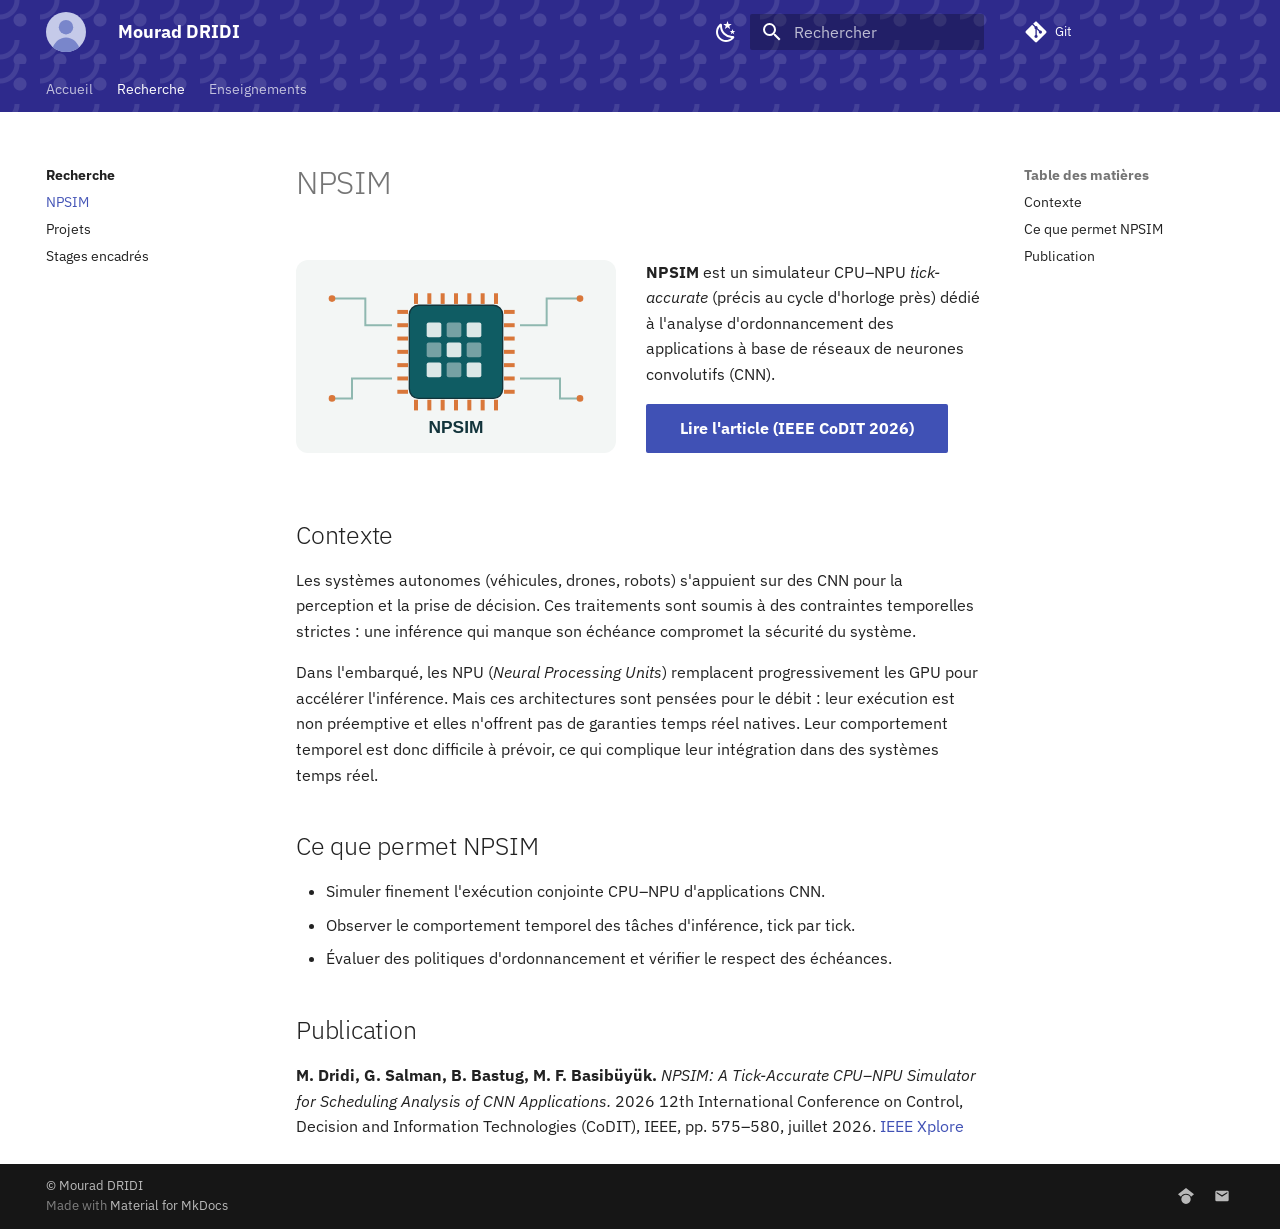
<file: research/npsim/index.html>
<!doctype html>
<html lang="fr" class="no-js">
  <head>
    
      <meta charset="utf-8">
      <meta name="viewport" content="width=device-width,initial-scale=1">
      
        <meta name="description" content="Mourad DRIDI, enseignant-chercheur à ESIEE Paris (DISC) et au LIGM (équipe LRT)">
      
      
      
        <link rel="canonical" href="https://votrepseudo.github.io/research/npsim/">
      
      
        <link rel="prev" href="../">
      
      
        <link rel="next" href="../projets/">
      
      
        
      
      
      <link rel="icon" href="../../assets/photo.svg">
      <meta name="generator" content="mkdocs-1.6.1, mkdocs-material-9.8.1">
    
    
      
        <title>NPSIM - Mourad DRIDI</title>
      
    
    
      <link rel="stylesheet" href="../../assets/stylesheets/main.57a0d79d.min.css">
      
        
        <link rel="stylesheet" href="../../assets/stylesheets/palette.fb2fffe2.min.css">
      
      


    
    
      
    
    
      
        
        
        <link rel="preconnect" href="https://fonts.gstatic.com" crossorigin>
        <link rel="stylesheet" href="https://fonts.googleapis.com/css?family=IBM+Plex+Sans:300,300i,400,400i,700,700i%7CIBM+Plex+Mono:400,400i,700,700i&display=fallback">
        <style>:root{--md-text-font:"IBM Plex Sans";--md-code-font:"IBM Plex Mono"}</style>
      
    
    
      <link rel="stylesheet" href="../../stylesheets/extra.css">
    
    <script>__md_scope=new URL("../..",location),__md_hash=e=>[...e].reduce(((e,_)=>(e<<5)-e+_.charCodeAt(0)),0),__md_get=(e,_=localStorage,t=__md_scope)=>JSON.parse(_.getItem(t.pathname+"."+e)),__md_set=(e,_,t=localStorage,a=__md_scope)=>{try{t.setItem(a.pathname+"."+e,JSON.stringify(_))}catch(e){}}</script>
    
      

    
    
  </head>
  
  
    
    
      
    
    
    
    
    <body dir="ltr" data-md-color-scheme="default" data-md-color-primary="custom" data-md-color-accent="custom">
  
    
    <input class="md-toggle" data-md-toggle="drawer" type="checkbox" id="__drawer" autocomplete="off">
    <input class="md-toggle" data-md-toggle="search" type="checkbox" id="__search" autocomplete="off">
    <label class="md-overlay" for="__drawer"></label>
    <div data-md-component="skip">
      
        
        <a href="#npsim" class="md-skip">
          Aller au contenu
        </a>
      
    </div>
    <div data-md-component="announce">
      
    </div>
    
    
      

<header class="md-header" data-md-component="header">
  <nav class="md-header__inner md-grid" aria-label="En-tête">
    <a href="../.." title="Mourad DRIDI" class="md-header__button md-logo" aria-label="Mourad DRIDI" data-md-component="logo">
      
  <img src="../../assets/photo.svg" alt="logo">

    </a>
    <label class="md-header__button md-icon" for="__drawer">
      
      <svg xmlns="http://www.w3.org/2000/svg" viewBox="0 0 24 24"><path d="M3 6h18v2H3zm0 5h18v2H3zm0 5h18v2H3z"/></svg>
    </label>
    <div class="md-header__title" data-md-component="header-title">
      <div class="md-header__ellipsis">
        <div class="md-header__topic">
          <span class="md-ellipsis">
            Mourad DRIDI
          </span>
        </div>
        <div class="md-header__topic" data-md-component="header-topic">
          <span class="md-ellipsis">
            
              NPSIM
            
          </span>
        </div>
      </div>
    </div>
    
      
        <form class="md-header__option" data-md-component="palette">
  
    
    
    
    <input class="md-option" data-md-color-media="" data-md-color-scheme="default" data-md-color-primary="custom" data-md-color-accent="custom"  aria-label="Mode sombre"  type="radio" name="__palette" id="__palette_0">
    
      <label class="md-header__button md-icon" title="Mode sombre" for="__palette_1" hidden>
        <svg xmlns="http://www.w3.org/2000/svg" viewBox="0 0 24 24"><path d="m17.75 4.09-2.53 1.94.91 3.06-2.63-1.81-2.63 1.81.91-3.06-2.53-1.94L12.44 4l1.06-3 1.06 3zm3.5 6.91-1.64 1.25.59 1.98-1.7-1.17-1.7 1.17.59-1.98L15.75 11l2.06-.05L18.5 9l.69 1.95zm-2.28 4.95c.83-.08 1.72 1.1 1.19 1.85-.32.45-.66.87-1.08 1.27C15.17 23 8.84 23 4.94 19.07c-3.91-3.9-3.91-10.24 0-14.14.4-.4.82-.76 1.27-1.08.75-.53 1.93.36 1.85 1.19-.27 2.86.69 5.83 2.89 8.02a9.96 9.96 0 0 0 8.02 2.89m-1.64 2.02a12.08 12.08 0 0 1-7.8-3.47c-2.17-2.19-3.33-5-3.49-7.82-2.81 3.14-2.7 7.96.31 10.98 3.02 3.01 7.84 3.12 10.98.31"/></svg>
      </label>
    
  
    
    
    
    <input class="md-option" data-md-color-media="" data-md-color-scheme="slate" data-md-color-primary="custom" data-md-color-accent="custom"  aria-label="Mode clair"  type="radio" name="__palette" id="__palette_1">
    
      <label class="md-header__button md-icon" title="Mode clair" for="__palette_0" hidden>
        <svg xmlns="http://www.w3.org/2000/svg" viewBox="0 0 24 24"><path d="M12 7a5 5 0 0 1 5 5 5 5 0 0 1-5 5 5 5 0 0 1-5-5 5 5 0 0 1 5-5m0 2a3 3 0 0 0-3 3 3 3 0 0 0 3 3 3 3 0 0 0 3-3 3 3 0 0 0-3-3m0-7 2.39 3.42C13.65 5.15 12.84 5 12 5s-1.65.15-2.39.42zM3.34 7l4.16-.35A7.2 7.2 0 0 0 5.94 8.5c-.44.74-.69 1.5-.83 2.29zm.02 10 1.76-3.77a7.131 7.131 0 0 0 2.38 4.14zM20.65 7l-1.77 3.79a7.02 7.02 0 0 0-2.38-4.15zm-.01 10-4.14.36c.59-.51 1.12-1.14 1.54-1.86.42-.73.69-1.5.83-2.29zM12 22l-2.41-3.44c.74.27 1.55.44 2.41.44.82 0 1.63-.17 2.37-.44z"/></svg>
      </label>
    
  
</form>
      
    
    
      <script>var palette=__md_get("__palette");if(palette&&palette.color){if("(prefers-color-scheme)"===palette.color.media){var media=matchMedia("(prefers-color-scheme: light)"),input=document.querySelector(media.matches?"[data-md-color-media='(prefers-color-scheme: light)']":"[data-md-color-media='(prefers-color-scheme: dark)']");palette.color.media=input.getAttribute("data-md-color-media"),palette.color.scheme=input.getAttribute("data-md-color-scheme"),palette.color.primary=input.getAttribute("data-md-color-primary"),palette.color.accent=input.getAttribute("data-md-color-accent")}for(var[key,value]of Object.entries(palette.color))document.body.setAttribute("data-md-color-"+key,value)}</script>
    
    
    
      
      
        <label class="md-header__button md-icon" for="__search">
          
          <svg xmlns="http://www.w3.org/2000/svg" viewBox="0 0 24 24"><path d="M9.5 3A6.5 6.5 0 0 1 16 9.5c0 1.61-.59 3.09-1.56 4.23l.27.27h.79l5 5-1.5 1.5-5-5v-.79l-.27-.27A6.52 6.52 0 0 1 9.5 16 6.5 6.5 0 0 1 3 9.5 6.5 6.5 0 0 1 9.5 3m0 2C7 5 5 7 5 9.5S7 14 9.5 14 14 12 14 9.5 12 5 9.5 5"/></svg>
        </label>
        <div class="md-search" data-md-component="search" role="dialog">
  <label class="md-search__overlay" for="__search"></label>
  <div class="md-search__inner" role="search">
    <form class="md-search__form" name="search">
      <input type="text" class="md-search__input" name="query" aria-label="Rechercher" placeholder="Rechercher" autocapitalize="off" autocorrect="off" autocomplete="off" spellcheck="false" data-md-component="search-query" required>
      <label class="md-search__icon md-icon" for="__search">
        
        <svg xmlns="http://www.w3.org/2000/svg" viewBox="0 0 24 24"><path d="M9.5 3A6.5 6.5 0 0 1 16 9.5c0 1.61-.59 3.09-1.56 4.23l.27.27h.79l5 5-1.5 1.5-5-5v-.79l-.27-.27A6.52 6.52 0 0 1 9.5 16 6.5 6.5 0 0 1 3 9.5 6.5 6.5 0 0 1 9.5 3m0 2C7 5 5 7 5 9.5S7 14 9.5 14 14 12 14 9.5 12 5 9.5 5"/></svg>
        
        <svg xmlns="http://www.w3.org/2000/svg" viewBox="0 0 24 24"><path d="M20 11v2H8l5.5 5.5-1.42 1.42L4.16 12l7.92-7.92L13.5 5.5 8 11z"/></svg>
      </label>
      <nav class="md-search__options" aria-label="Recherche">
        
        <button type="reset" class="md-search__icon md-icon" title="Effacer" aria-label="Effacer" tabindex="-1">
          
          <svg xmlns="http://www.w3.org/2000/svg" viewBox="0 0 24 24"><path d="M19 6.41 17.59 5 12 10.59 6.41 5 5 6.41 10.59 12 5 17.59 6.41 19 12 13.41 17.59 19 19 17.59 13.41 12z"/></svg>
        </button>
      </nav>
      
        <div class="md-search__suggest" data-md-component="search-suggest"></div>
      
    </form>
    <div class="md-search__output">
      <div class="md-search__scrollwrap" tabindex="0" data-md-scrollfix>
        <div class="md-search-result" data-md-component="search-result">
          <div class="md-search-result__meta">
            Initialisation de la recherche
          </div>
          <ol class="md-search-result__list" role="presentation"></ol>
        </div>
      </div>
    </div>
  </div>
</div>
      
    
    
      <div class="md-header__source">
        <a href="https://github.com/votrepseudo/votrepseudo.github.io" title="Aller au dépôt" class="md-source" data-md-component="source">
  <div class="md-source__icon md-icon">
    
    <svg xmlns="http://www.w3.org/2000/svg" viewBox="0 0 448 512"><!--! Font Awesome Free 7.1.0 by @fontawesome - https://fontawesome.com License - https://fontawesome.com/license/free (Icons: CC BY 4.0, Fonts: SIL OFL 1.1, Code: MIT License) Copyright 2025 Fonticons, Inc.--><path d="M439.6 236.1 244 40.5c-5.4-5.5-12.8-8.5-20.4-8.5s-15 3-20.4 8.4L162.5 81l51.5 51.5c27.1-9.1 52.7 16.8 43.4 43.7l49.7 49.7c34.2-11.8 61.2 31 35.5 56.7-26.5 26.5-70.2-2.9-56-37.3L240.3 199v121.9c25.3 12.5 22.3 41.8 9.1 55-6.4 6.4-15.2 10.1-24.3 10.1s-17.8-3.6-24.3-10.1c-17.6-17.6-11.1-46.9 11.2-56v-123c-20.8-8.5-24.6-30.7-18.6-45L142.6 101 8.5 235.1C3 240.6 0 247.9 0 255.5s3 15 8.5 20.4l195.6 195.7c5.4 5.4 12.7 8.4 20.4 8.4s15-3 20.4-8.4l194.7-194.7c5.4-5.4 8.4-12.8 8.4-20.4s-3-15-8.4-20.4"/></svg>
  </div>
  <div class="md-source__repository">
    Git
  </div>
</a>
      </div>
    
  </nav>
  
</header>
    
    <div class="md-container" data-md-component="container">
      
      
        
          
            
<nav class="md-tabs" aria-label="Onglets" data-md-component="tabs">
  <div class="md-grid">
    <ul class="md-tabs__list">
      
        
  
  
  
  
    <li class="md-tabs__item">
      <a href="../.." class="md-tabs__link">
        
  
  
    
  
  Accueil

      </a>
    </li>
  

      
        
  
  
  
    
  
  
    
    
      <li class="md-tabs__item md-tabs__item--active">
        <a href="../" class="md-tabs__link">
          
  
  
    
  
  Recherche

        </a>
      </li>
    
  

      
        
  
  
  
  
    
    
      <li class="md-tabs__item">
        <a href="../../units/" class="md-tabs__link">
          
  
  
    
  
  Enseignements

        </a>
      </li>
    
  

      
    </ul>
  </div>
</nav>
          
        
      
      <main class="md-main" data-md-component="main">
        <div class="md-main__inner md-grid">
          
            
              
              <div class="md-sidebar md-sidebar--primary" data-md-component="sidebar" data-md-type="navigation" >
                <div class="md-sidebar__scrollwrap">
                  <div class="md-sidebar__inner">
                    


  


<nav class="md-nav md-nav--primary md-nav--lifted" aria-label="Navigation" data-md-level="0">
  <label class="md-nav__title" for="__drawer">
    <a href="../.." title="Mourad DRIDI" class="md-nav__button md-logo" aria-label="Mourad DRIDI" data-md-component="logo">
      
  <img src="../../assets/photo.svg" alt="logo">

    </a>
    Mourad DRIDI
  </label>
  
    <div class="md-nav__source">
      <a href="https://github.com/votrepseudo/votrepseudo.github.io" title="Aller au dépôt" class="md-source" data-md-component="source">
  <div class="md-source__icon md-icon">
    
    <svg xmlns="http://www.w3.org/2000/svg" viewBox="0 0 448 512"><!--! Font Awesome Free 7.1.0 by @fontawesome - https://fontawesome.com License - https://fontawesome.com/license/free (Icons: CC BY 4.0, Fonts: SIL OFL 1.1, Code: MIT License) Copyright 2025 Fonticons, Inc.--><path d="M439.6 236.1 244 40.5c-5.4-5.5-12.8-8.5-20.4-8.5s-15 3-20.4 8.4L162.5 81l51.5 51.5c27.1-9.1 52.7 16.8 43.4 43.7l49.7 49.7c34.2-11.8 61.2 31 35.5 56.7-26.5 26.5-70.2-2.9-56-37.3L240.3 199v121.9c25.3 12.5 22.3 41.8 9.1 55-6.4 6.4-15.2 10.1-24.3 10.1s-17.8-3.6-24.3-10.1c-17.6-17.6-11.1-46.9 11.2-56v-123c-20.8-8.5-24.6-30.7-18.6-45L142.6 101 8.5 235.1C3 240.6 0 247.9 0 255.5s3 15 8.5 20.4l195.6 195.7c5.4 5.4 12.7 8.4 20.4 8.4s15-3 20.4-8.4l194.7-194.7c5.4-5.4 8.4-12.8 8.4-20.4s-3-15-8.4-20.4"/></svg>
  </div>
  <div class="md-source__repository">
    Git
  </div>
</a>
    </div>
  
  <ul class="md-nav__list" data-md-scrollfix>
    
      
      
  
  
  
  
    <li class="md-nav__item">
      <a href="../.." class="md-nav__link">
        
  
  
  <span class="md-ellipsis">
    
  
    Accueil
  

    
  </span>
  
  

      </a>
    </li>
  

    
      
      
  
  
    
  
  
  
    
    
      
        
          
        
      
        
      
        
      
        
      
    
    
    
      
        
        
      
      
        
      
    
    
    <li class="md-nav__item md-nav__item--active md-nav__item--section md-nav__item--nested">
      
        
        
        <input class="md-nav__toggle md-toggle " type="checkbox" id="__nav_2" checked>
        
          
          <div class="md-nav__link md-nav__container">
            <a href="../" class="md-nav__link ">
              
  
  
  <span class="md-ellipsis">
    
  
    Recherche
  

    
  </span>
  
  

            </a>
            
              
              <label class="md-nav__link " for="__nav_2" id="__nav_2_label" tabindex="">
                <span class="md-nav__icon md-icon"></span>
              </label>
            
          </div>
        
        <nav class="md-nav" data-md-level="1" aria-labelledby="__nav_2_label" aria-expanded="true">
          <label class="md-nav__title" for="__nav_2">
            <span class="md-nav__icon md-icon"></span>
            
  
    Recherche
  

          </label>
          <ul class="md-nav__list" data-md-scrollfix>
            
              
            
              
                
  
  
    
  
  
  
    <li class="md-nav__item md-nav__item--active">
      
      <input class="md-nav__toggle md-toggle" type="checkbox" id="__toc">
      
      
        
      
      
        <label class="md-nav__link md-nav__link--active" for="__toc">
          
  
  
  <span class="md-ellipsis">
    
  
    NPSIM
  

    
  </span>
  
  

          <span class="md-nav__icon md-icon"></span>
        </label>
      
      <a href="./" class="md-nav__link md-nav__link--active">
        
  
  
  <span class="md-ellipsis">
    
  
    NPSIM
  

    
  </span>
  
  

      </a>
      
        

<nav class="md-nav md-nav--secondary" aria-label="Table des matières">
  
  
  
    
  
  
    <label class="md-nav__title" for="__toc">
      <span class="md-nav__icon md-icon"></span>
      Table des matières
    </label>
    <ul class="md-nav__list" data-md-component="toc" data-md-scrollfix>
      
        <li class="md-nav__item">
  <a href="#contexte" class="md-nav__link">
    <span class="md-ellipsis">
      
        Contexte
      
    </span>
  </a>
  
</li>
      
        <li class="md-nav__item">
  <a href="#ce-que-permet-npsim" class="md-nav__link">
    <span class="md-ellipsis">
      
        Ce que permet NPSIM
      
    </span>
  </a>
  
</li>
      
        <li class="md-nav__item">
  <a href="#publication" class="md-nav__link">
    <span class="md-ellipsis">
      
        Publication
      
    </span>
  </a>
  
</li>
      
    </ul>
  
</nav>
      
    </li>
  

              
            
              
                
  
  
  
  
    <li class="md-nav__item">
      <a href="../projets/" class="md-nav__link">
        
  
  
  <span class="md-ellipsis">
    
  
    Projets
  

    
  </span>
  
  

      </a>
    </li>
  

              
            
              
                
  
  
  
  
    <li class="md-nav__item">
      <a href="../encadrement/" class="md-nav__link">
        
  
  
  <span class="md-ellipsis">
    
  
    Stages encadrés
  

    
  </span>
  
  

      </a>
    </li>
  

              
            
          </ul>
        </nav>
      
    </li>
  

    
      
      
  
  
  
  
    
    
      
        
          
        
      
        
      
    
    
    
      
      
        
      
    
    
    <li class="md-nav__item md-nav__item--nested">
      
        
        
        <input class="md-nav__toggle md-toggle " type="checkbox" id="__nav_3" >
        
          
          <div class="md-nav__link md-nav__container">
            <a href="../../units/" class="md-nav__link ">
              
  
  
  <span class="md-ellipsis">
    
  
    Enseignements
  

    
  </span>
  
  

            </a>
            
              
              <label class="md-nav__link " for="__nav_3" id="__nav_3_label" tabindex="0">
                <span class="md-nav__icon md-icon"></span>
              </label>
            
          </div>
        
        <nav class="md-nav" data-md-level="1" aria-labelledby="__nav_3_label" aria-expanded="false">
          <label class="md-nav__title" for="__nav_3">
            <span class="md-nav__icon md-icon"></span>
            
  
    Enseignements
  

          </label>
          <ul class="md-nav__list" data-md-scrollfix>
            
              
            
              
                
  
  
  
  
    
    
      
        
          
        
      
        
      
    
    
    
      
      
        
      
    
    
    <li class="md-nav__item md-nav__item--nested">
      
        
        
        <input class="md-nav__toggle md-toggle " type="checkbox" id="__nav_3_2" >
        
          
          <div class="md-nav__link md-nav__container">
            <a href="../../units/ue-exemple/" class="md-nav__link ">
              
  
  
  <span class="md-ellipsis">
    
  
    UE exemple
  

    
  </span>
  
  

            </a>
            
              
              <label class="md-nav__link " for="__nav_3_2" id="__nav_3_2_label" tabindex="0">
                <span class="md-nav__icon md-icon"></span>
              </label>
            
          </div>
        
        <nav class="md-nav" data-md-level="2" aria-labelledby="__nav_3_2_label" aria-expanded="false">
          <label class="md-nav__title" for="__nav_3_2">
            <span class="md-nav__icon md-icon"></span>
            
  
    UE exemple
  

          </label>
          <ul class="md-nav__list" data-md-scrollfix>
            
              
            
              
                
  
  
  
  
    <li class="md-nav__item">
      <a href="../../units/ue-exemple/tp/tp1/" class="md-nav__link">
        
  
  
  <span class="md-ellipsis">
    
  
    TP1
  

    
  </span>
  
  

      </a>
    </li>
  

              
            
          </ul>
        </nav>
      
    </li>
  

              
            
          </ul>
        </nav>
      
    </li>
  

    
  </ul>
</nav>
                  </div>
                </div>
              </div>
            
            
              
              <div class="md-sidebar md-sidebar--secondary" data-md-component="sidebar" data-md-type="toc" >
                <div class="md-sidebar__scrollwrap">
                  <div class="md-sidebar__inner">
                    

<nav class="md-nav md-nav--secondary" aria-label="Table des matières">
  
  
  
    
  
  
    <label class="md-nav__title" for="__toc">
      <span class="md-nav__icon md-icon"></span>
      Table des matières
    </label>
    <ul class="md-nav__list" data-md-component="toc" data-md-scrollfix>
      
        <li class="md-nav__item">
  <a href="#contexte" class="md-nav__link">
    <span class="md-ellipsis">
      
        Contexte
      
    </span>
  </a>
  
</li>
      
        <li class="md-nav__item">
  <a href="#ce-que-permet-npsim" class="md-nav__link">
    <span class="md-ellipsis">
      
        Ce que permet NPSIM
      
    </span>
  </a>
  
</li>
      
        <li class="md-nav__item">
  <a href="#publication" class="md-nav__link">
    <span class="md-ellipsis">
      
        Publication
      
    </span>
  </a>
  
</li>
      
    </ul>
  
</nav>
                  </div>
                </div>
              </div>
            
          
          
            <div class="md-content" data-md-component="content">
              
              <article class="md-content__inner md-typeset">
                
                  


  
  


<h1 id="npsim">NPSIM</h1>
<div class="grid-about" style="grid-template-columns: 320px 1fr;">
<p><img alt="NPSIM" src="../../assets/npsim.svg" /></p>
<div>
<p><strong>NPSIM</strong> est un simulateur CPU–NPU <em>tick-accurate</em> (précis au cycle d'horloge près)
dédié à l'analyse d'ordonnancement des applications à base de réseaux de neurones convolutifs (CNN).</p>
<p><a class="md-button md-button--primary" href="https://ieeexplore.ieee.org/abstract/document/11630789/">Lire l'article (IEEE CoDIT 2026)</a></p>
</div>
</div>
<h2 id="contexte">Contexte</h2>
<p>Les systèmes autonomes (véhicules, drones, robots) s'appuient sur des CNN pour la perception
et la prise de décision. Ces traitements sont soumis à des contraintes temporelles strictes :
une inférence qui manque son échéance compromet la sécurité du système.</p>
<p>Dans l'embarqué, les NPU (<em>Neural Processing Units</em>) remplacent progressivement les GPU pour
accélérer l'inférence. Mais ces architectures sont pensées pour le débit : leur exécution est
non préemptive et elles n'offrent pas de garanties temps réel natives. Leur comportement
temporel est donc difficile à prévoir, ce qui complique leur intégration dans des systèmes
temps réel.</p>
<h2 id="ce-que-permet-npsim">Ce que permet NPSIM</h2>
<ul>
<li>Simuler finement l'exécution conjointe CPU–NPU d'applications CNN.</li>
<li>Observer le comportement temporel des tâches d'inférence, tick par tick.</li>
<li>Évaluer des politiques d'ordonnancement et vérifier le respect des échéances.</li>
</ul>
<h2 id="publication">Publication</h2>
<p><strong>M. Dridi, G. Salman, B. Bastug, M. F. Basibüyük.</strong>
<em>NPSIM: A Tick-Accurate CPU–NPU Simulator for Scheduling Analysis of CNN Applications.</em>
2026 12th International Conference on Control, Decision and Information Technologies (CoDIT),
IEEE, pp. 575–580, juillet 2026.
<a href="https://ieeexplore.ieee.org/abstract/document/11630789/">IEEE Xplore</a></p>












                
              </article>
            </div>
          
          
<script>var target=document.getElementById(location.hash.slice(1));target&&target.name&&(target.checked=target.name.startsWith("__tabbed_"))</script>
        </div>
        
          <button type="button" class="md-top md-icon" data-md-component="top" hidden>
  
  <svg xmlns="http://www.w3.org/2000/svg" viewBox="0 0 24 24"><path d="M13 20h-2V8l-5.5 5.5-1.42-1.42L12 4.16l7.92 7.92-1.42 1.42L13 8z"/></svg>
  Retour en haut de la page
</button>
        
      </main>
      
        <footer class="md-footer">
  
  <div class="md-footer-meta md-typeset">
    <div class="md-footer-meta__inner md-grid">
      <div class="md-copyright">
  
    <div class="md-copyright__highlight">
      © Mourad DRIDI
    </div>
  
  
    Made with
    <a href="https://squidfunk.github.io/mkdocs-material/" target="_blank" rel="noopener">
      Material for MkDocs
    </a>
  
</div>
      
        
<div class="md-social">
  
    
    
    
    
    <a href="https://scholar.google.com/citations?user=CFmoyZIAAAAJ&hl=fr" target="_blank" rel="noopener" title="Google Scholar" class="md-social__link">
      <svg xmlns="http://www.w3.org/2000/svg" viewBox="0 0 512 512"><!--! Font Awesome Free 7.1.0 by @fontawesome - https://fontawesome.com License - https://fontawesome.com/license/free (Icons: CC BY 4.0, Fonts: SIL OFL 1.1, Code: MIT License) Copyright 2025 Fonticons, Inc.--><path d="M390.9 298.5s0 .1.1.1c9.2 19.4 14.4 41.1 14.4 64C405.3 445.1 338.5 512 256 512s-149.3-66.9-149.3-149.3c0-22.9 5.2-44.6 14.4-64 1.7-3.6 3.6-7.2 5.6-10.7q6.6-11.4 15-21.3c27.4-32.6 68.5-53.3 114.4-53.3 33.6 0 64.6 11.1 89.6 29.9 9.1 6.9 17.4 14.7 24.8 23.5 5.6 6.6 10.6 13.8 15 21.3 2 3.4 3.8 7 5.5 10.5zm26.4-18.8c-30.1-58.4-91-98.4-161.3-98.4s-131.2 40-161.3 98.4L0 202.7 256 0l256 202.7-94.7 77.1z"/></svg>
    </a>
  
    
    
    
    
    <a href="mailto:mourad.dridi@univ-eiffel.fr" target="_blank" rel="noopener" title="E-mail" class="md-social__link">
      <svg xmlns="http://www.w3.org/2000/svg" viewBox="0 0 24 24"><path d="m20 8-8 5-8-5V6l8 5 8-5m0-2H4c-1.11 0-2 .89-2 2v12a2 2 0 0 0 2 2h16a2 2 0 0 0 2-2V6a2 2 0 0 0-2-2"/></svg>
    </a>
  
</div>
      
    </div>
  </div>
</footer>
      
    </div>
    <div class="md-dialog" data-md-component="dialog">
      <div class="md-dialog__inner md-typeset"></div>
    </div>
    
    
    
      
      
      <script id="__config" type="application/json">{"annotate": null, "base": "../..", "features": ["navigation.tabs", "navigation.sections", "navigation.indexes", "navigation.top", "search.suggest", "search.highlight", "content.code.copy"], "search": "../../assets/javascripts/workers/search.a7633da7.min.js", "tags": null, "translations": {"clipboard.copied": "Copi\u00e9 dans le presse-papier", "clipboard.copy": "Copier dans le presse-papier", "search.result.more.one": "1 de plus sur cette page", "search.result.more.other": "# de plus sur cette page", "search.result.none": "Aucun document trouv\u00e9", "search.result.one": "1 document trouv\u00e9", "search.result.other": "# documents trouv\u00e9s", "search.result.placeholder": "Taper pour d\u00e9marrer la recherche", "search.result.term.missing": "Non trouv\u00e9", "select.version": "S\u00e9lectionner la version"}, "version": null}</script>
    
    
      <script src="../../assets/javascripts/bundle.a5f9d56c.min.js"></script>
      
    
  </body>
</html>
</file>
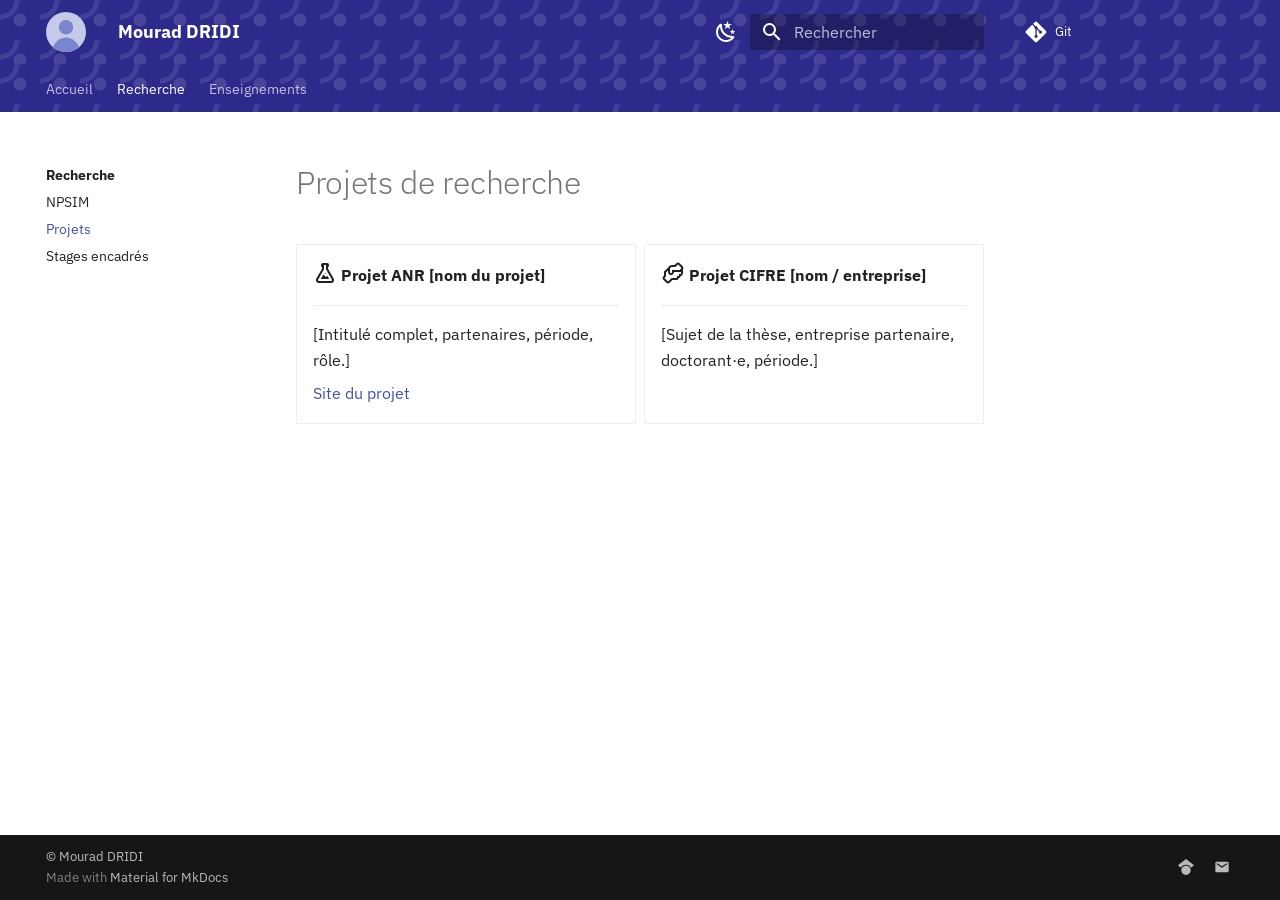
<file: research/projets/index.html>
<!doctype html>
<html lang="fr" class="no-js">
  <head>
    
      <meta charset="utf-8">
      <meta name="viewport" content="width=device-width,initial-scale=1">
      
        <meta name="description" content="Mourad DRIDI, enseignant-chercheur à ESIEE Paris (DISC) et au LIGM (équipe LRT)">
      
      
      
        <link rel="canonical" href="https://votrepseudo.github.io/research/projets/">
      
      
        <link rel="prev" href="../npsim/">
      
      
        <link rel="next" href="../encadrement/">
      
      
        
      
      
      <link rel="icon" href="../../assets/photo.svg">
      <meta name="generator" content="mkdocs-1.6.1, mkdocs-material-9.8.1">
    
    
      
        <title>Projets - Mourad DRIDI</title>
      
    
    
      <link rel="stylesheet" href="../../assets/stylesheets/main.57a0d79d.min.css">
      
        
        <link rel="stylesheet" href="../../assets/stylesheets/palette.fb2fffe2.min.css">
      
      


    
    
      
    
    
      
        
        
        <link rel="preconnect" href="https://fonts.gstatic.com" crossorigin>
        <link rel="stylesheet" href="https://fonts.googleapis.com/css?family=IBM+Plex+Sans:300,300i,400,400i,700,700i%7CIBM+Plex+Mono:400,400i,700,700i&display=fallback">
        <style>:root{--md-text-font:"IBM Plex Sans";--md-code-font:"IBM Plex Mono"}</style>
      
    
    
      <link rel="stylesheet" href="../../stylesheets/extra.css">
    
    <script>__md_scope=new URL("../..",location),__md_hash=e=>[...e].reduce(((e,_)=>(e<<5)-e+_.charCodeAt(0)),0),__md_get=(e,_=localStorage,t=__md_scope)=>JSON.parse(_.getItem(t.pathname+"."+e)),__md_set=(e,_,t=localStorage,a=__md_scope)=>{try{t.setItem(a.pathname+"."+e,JSON.stringify(_))}catch(e){}}</script>
    
      

    
    
  </head>
  
  
    
    
      
    
    
    
    
    <body dir="ltr" data-md-color-scheme="default" data-md-color-primary="custom" data-md-color-accent="custom">
  
    
    <input class="md-toggle" data-md-toggle="drawer" type="checkbox" id="__drawer" autocomplete="off">
    <input class="md-toggle" data-md-toggle="search" type="checkbox" id="__search" autocomplete="off">
    <label class="md-overlay" for="__drawer"></label>
    <div data-md-component="skip">
      
        
        <a href="#projets-de-recherche" class="md-skip">
          Aller au contenu
        </a>
      
    </div>
    <div data-md-component="announce">
      
    </div>
    
    
      

<header class="md-header" data-md-component="header">
  <nav class="md-header__inner md-grid" aria-label="En-tête">
    <a href="../.." title="Mourad DRIDI" class="md-header__button md-logo" aria-label="Mourad DRIDI" data-md-component="logo">
      
  <img src="../../assets/photo.svg" alt="logo">

    </a>
    <label class="md-header__button md-icon" for="__drawer">
      
      <svg xmlns="http://www.w3.org/2000/svg" viewBox="0 0 24 24"><path d="M3 6h18v2H3zm0 5h18v2H3zm0 5h18v2H3z"/></svg>
    </label>
    <div class="md-header__title" data-md-component="header-title">
      <div class="md-header__ellipsis">
        <div class="md-header__topic">
          <span class="md-ellipsis">
            Mourad DRIDI
          </span>
        </div>
        <div class="md-header__topic" data-md-component="header-topic">
          <span class="md-ellipsis">
            
              Projets
            
          </span>
        </div>
      </div>
    </div>
    
      
        <form class="md-header__option" data-md-component="palette">
  
    
    
    
    <input class="md-option" data-md-color-media="" data-md-color-scheme="default" data-md-color-primary="custom" data-md-color-accent="custom"  aria-label="Mode sombre"  type="radio" name="__palette" id="__palette_0">
    
      <label class="md-header__button md-icon" title="Mode sombre" for="__palette_1" hidden>
        <svg xmlns="http://www.w3.org/2000/svg" viewBox="0 0 24 24"><path d="m17.75 4.09-2.53 1.94.91 3.06-2.63-1.81-2.63 1.81.91-3.06-2.53-1.94L12.44 4l1.06-3 1.06 3zm3.5 6.91-1.64 1.25.59 1.98-1.7-1.17-1.7 1.17.59-1.98L15.75 11l2.06-.05L18.5 9l.69 1.95zm-2.28 4.95c.83-.08 1.72 1.1 1.19 1.85-.32.45-.66.87-1.08 1.27C15.17 23 8.84 23 4.94 19.07c-3.91-3.9-3.91-10.24 0-14.14.4-.4.82-.76 1.27-1.08.75-.53 1.93.36 1.85 1.19-.27 2.86.69 5.83 2.89 8.02a9.96 9.96 0 0 0 8.02 2.89m-1.64 2.02a12.08 12.08 0 0 1-7.8-3.47c-2.17-2.19-3.33-5-3.49-7.82-2.81 3.14-2.7 7.96.31 10.98 3.02 3.01 7.84 3.12 10.98.31"/></svg>
      </label>
    
  
    
    
    
    <input class="md-option" data-md-color-media="" data-md-color-scheme="slate" data-md-color-primary="custom" data-md-color-accent="custom"  aria-label="Mode clair"  type="radio" name="__palette" id="__palette_1">
    
      <label class="md-header__button md-icon" title="Mode clair" for="__palette_0" hidden>
        <svg xmlns="http://www.w3.org/2000/svg" viewBox="0 0 24 24"><path d="M12 7a5 5 0 0 1 5 5 5 5 0 0 1-5 5 5 5 0 0 1-5-5 5 5 0 0 1 5-5m0 2a3 3 0 0 0-3 3 3 3 0 0 0 3 3 3 3 0 0 0 3-3 3 3 0 0 0-3-3m0-7 2.39 3.42C13.65 5.15 12.84 5 12 5s-1.65.15-2.39.42zM3.34 7l4.16-.35A7.2 7.2 0 0 0 5.94 8.5c-.44.74-.69 1.5-.83 2.29zm.02 10 1.76-3.77a7.131 7.131 0 0 0 2.38 4.14zM20.65 7l-1.77 3.79a7.02 7.02 0 0 0-2.38-4.15zm-.01 10-4.14.36c.59-.51 1.12-1.14 1.54-1.86.42-.73.69-1.5.83-2.29zM12 22l-2.41-3.44c.74.27 1.55.44 2.41.44.82 0 1.63-.17 2.37-.44z"/></svg>
      </label>
    
  
</form>
      
    
    
      <script>var palette=__md_get("__palette");if(palette&&palette.color){if("(prefers-color-scheme)"===palette.color.media){var media=matchMedia("(prefers-color-scheme: light)"),input=document.querySelector(media.matches?"[data-md-color-media='(prefers-color-scheme: light)']":"[data-md-color-media='(prefers-color-scheme: dark)']");palette.color.media=input.getAttribute("data-md-color-media"),palette.color.scheme=input.getAttribute("data-md-color-scheme"),palette.color.primary=input.getAttribute("data-md-color-primary"),palette.color.accent=input.getAttribute("data-md-color-accent")}for(var[key,value]of Object.entries(palette.color))document.body.setAttribute("data-md-color-"+key,value)}</script>
    
    
    
      
      
        <label class="md-header__button md-icon" for="__search">
          
          <svg xmlns="http://www.w3.org/2000/svg" viewBox="0 0 24 24"><path d="M9.5 3A6.5 6.5 0 0 1 16 9.5c0 1.61-.59 3.09-1.56 4.23l.27.27h.79l5 5-1.5 1.5-5-5v-.79l-.27-.27A6.52 6.52 0 0 1 9.5 16 6.5 6.5 0 0 1 3 9.5 6.5 6.5 0 0 1 9.5 3m0 2C7 5 5 7 5 9.5S7 14 9.5 14 14 12 14 9.5 12 5 9.5 5"/></svg>
        </label>
        <div class="md-search" data-md-component="search" role="dialog">
  <label class="md-search__overlay" for="__search"></label>
  <div class="md-search__inner" role="search">
    <form class="md-search__form" name="search">
      <input type="text" class="md-search__input" name="query" aria-label="Rechercher" placeholder="Rechercher" autocapitalize="off" autocorrect="off" autocomplete="off" spellcheck="false" data-md-component="search-query" required>
      <label class="md-search__icon md-icon" for="__search">
        
        <svg xmlns="http://www.w3.org/2000/svg" viewBox="0 0 24 24"><path d="M9.5 3A6.5 6.5 0 0 1 16 9.5c0 1.61-.59 3.09-1.56 4.23l.27.27h.79l5 5-1.5 1.5-5-5v-.79l-.27-.27A6.52 6.52 0 0 1 9.5 16 6.5 6.5 0 0 1 3 9.5 6.5 6.5 0 0 1 9.5 3m0 2C7 5 5 7 5 9.5S7 14 9.5 14 14 12 14 9.5 12 5 9.5 5"/></svg>
        
        <svg xmlns="http://www.w3.org/2000/svg" viewBox="0 0 24 24"><path d="M20 11v2H8l5.5 5.5-1.42 1.42L4.16 12l7.92-7.92L13.5 5.5 8 11z"/></svg>
      </label>
      <nav class="md-search__options" aria-label="Recherche">
        
        <button type="reset" class="md-search__icon md-icon" title="Effacer" aria-label="Effacer" tabindex="-1">
          
          <svg xmlns="http://www.w3.org/2000/svg" viewBox="0 0 24 24"><path d="M19 6.41 17.59 5 12 10.59 6.41 5 5 6.41 10.59 12 5 17.59 6.41 19 12 13.41 17.59 19 19 17.59 13.41 12z"/></svg>
        </button>
      </nav>
      
        <div class="md-search__suggest" data-md-component="search-suggest"></div>
      
    </form>
    <div class="md-search__output">
      <div class="md-search__scrollwrap" tabindex="0" data-md-scrollfix>
        <div class="md-search-result" data-md-component="search-result">
          <div class="md-search-result__meta">
            Initialisation de la recherche
          </div>
          <ol class="md-search-result__list" role="presentation"></ol>
        </div>
      </div>
    </div>
  </div>
</div>
      
    
    
      <div class="md-header__source">
        <a href="https://github.com/votrepseudo/votrepseudo.github.io" title="Aller au dépôt" class="md-source" data-md-component="source">
  <div class="md-source__icon md-icon">
    
    <svg xmlns="http://www.w3.org/2000/svg" viewBox="0 0 448 512"><!--! Font Awesome Free 7.1.0 by @fontawesome - https://fontawesome.com License - https://fontawesome.com/license/free (Icons: CC BY 4.0, Fonts: SIL OFL 1.1, Code: MIT License) Copyright 2025 Fonticons, Inc.--><path d="M439.6 236.1 244 40.5c-5.4-5.5-12.8-8.5-20.4-8.5s-15 3-20.4 8.4L162.5 81l51.5 51.5c27.1-9.1 52.7 16.8 43.4 43.7l49.7 49.7c34.2-11.8 61.2 31 35.5 56.7-26.5 26.5-70.2-2.9-56-37.3L240.3 199v121.9c25.3 12.5 22.3 41.8 9.1 55-6.4 6.4-15.2 10.1-24.3 10.1s-17.8-3.6-24.3-10.1c-17.6-17.6-11.1-46.9 11.2-56v-123c-20.8-8.5-24.6-30.7-18.6-45L142.6 101 8.5 235.1C3 240.6 0 247.9 0 255.5s3 15 8.5 20.4l195.6 195.7c5.4 5.4 12.7 8.4 20.4 8.4s15-3 20.4-8.4l194.7-194.7c5.4-5.4 8.4-12.8 8.4-20.4s-3-15-8.4-20.4"/></svg>
  </div>
  <div class="md-source__repository">
    Git
  </div>
</a>
      </div>
    
  </nav>
  
</header>
    
    <div class="md-container" data-md-component="container">
      
      
        
          
            
<nav class="md-tabs" aria-label="Onglets" data-md-component="tabs">
  <div class="md-grid">
    <ul class="md-tabs__list">
      
        
  
  
  
  
    <li class="md-tabs__item">
      <a href="../.." class="md-tabs__link">
        
  
  
    
  
  Accueil

      </a>
    </li>
  

      
        
  
  
  
    
  
  
    
    
      <li class="md-tabs__item md-tabs__item--active">
        <a href="../" class="md-tabs__link">
          
  
  
    
  
  Recherche

        </a>
      </li>
    
  

      
        
  
  
  
  
    
    
      <li class="md-tabs__item">
        <a href="../../units/" class="md-tabs__link">
          
  
  
    
  
  Enseignements

        </a>
      </li>
    
  

      
    </ul>
  </div>
</nav>
          
        
      
      <main class="md-main" data-md-component="main">
        <div class="md-main__inner md-grid">
          
            
              
              <div class="md-sidebar md-sidebar--primary" data-md-component="sidebar" data-md-type="navigation" >
                <div class="md-sidebar__scrollwrap">
                  <div class="md-sidebar__inner">
                    


  


<nav class="md-nav md-nav--primary md-nav--lifted" aria-label="Navigation" data-md-level="0">
  <label class="md-nav__title" for="__drawer">
    <a href="../.." title="Mourad DRIDI" class="md-nav__button md-logo" aria-label="Mourad DRIDI" data-md-component="logo">
      
  <img src="../../assets/photo.svg" alt="logo">

    </a>
    Mourad DRIDI
  </label>
  
    <div class="md-nav__source">
      <a href="https://github.com/votrepseudo/votrepseudo.github.io" title="Aller au dépôt" class="md-source" data-md-component="source">
  <div class="md-source__icon md-icon">
    
    <svg xmlns="http://www.w3.org/2000/svg" viewBox="0 0 448 512"><!--! Font Awesome Free 7.1.0 by @fontawesome - https://fontawesome.com License - https://fontawesome.com/license/free (Icons: CC BY 4.0, Fonts: SIL OFL 1.1, Code: MIT License) Copyright 2025 Fonticons, Inc.--><path d="M439.6 236.1 244 40.5c-5.4-5.5-12.8-8.5-20.4-8.5s-15 3-20.4 8.4L162.5 81l51.5 51.5c27.1-9.1 52.7 16.8 43.4 43.7l49.7 49.7c34.2-11.8 61.2 31 35.5 56.7-26.5 26.5-70.2-2.9-56-37.3L240.3 199v121.9c25.3 12.5 22.3 41.8 9.1 55-6.4 6.4-15.2 10.1-24.3 10.1s-17.8-3.6-24.3-10.1c-17.6-17.6-11.1-46.9 11.2-56v-123c-20.8-8.5-24.6-30.7-18.6-45L142.6 101 8.5 235.1C3 240.6 0 247.9 0 255.5s3 15 8.5 20.4l195.6 195.7c5.4 5.4 12.7 8.4 20.4 8.4s15-3 20.4-8.4l194.7-194.7c5.4-5.4 8.4-12.8 8.4-20.4s-3-15-8.4-20.4"/></svg>
  </div>
  <div class="md-source__repository">
    Git
  </div>
</a>
    </div>
  
  <ul class="md-nav__list" data-md-scrollfix>
    
      
      
  
  
  
  
    <li class="md-nav__item">
      <a href="../.." class="md-nav__link">
        
  
  
  <span class="md-ellipsis">
    
  
    Accueil
  

    
  </span>
  
  

      </a>
    </li>
  

    
      
      
  
  
    
  
  
  
    
    
      
        
          
        
      
        
      
        
      
        
      
    
    
    
      
        
        
      
      
        
      
    
    
    <li class="md-nav__item md-nav__item--active md-nav__item--section md-nav__item--nested">
      
        
        
        <input class="md-nav__toggle md-toggle " type="checkbox" id="__nav_2" checked>
        
          
          <div class="md-nav__link md-nav__container">
            <a href="../" class="md-nav__link ">
              
  
  
  <span class="md-ellipsis">
    
  
    Recherche
  

    
  </span>
  
  

            </a>
            
              
              <label class="md-nav__link " for="__nav_2" id="__nav_2_label" tabindex="">
                <span class="md-nav__icon md-icon"></span>
              </label>
            
          </div>
        
        <nav class="md-nav" data-md-level="1" aria-labelledby="__nav_2_label" aria-expanded="true">
          <label class="md-nav__title" for="__nav_2">
            <span class="md-nav__icon md-icon"></span>
            
  
    Recherche
  

          </label>
          <ul class="md-nav__list" data-md-scrollfix>
            
              
            
              
                
  
  
  
  
    <li class="md-nav__item">
      <a href="../npsim/" class="md-nav__link">
        
  
  
  <span class="md-ellipsis">
    
  
    NPSIM
  

    
  </span>
  
  

      </a>
    </li>
  

              
            
              
                
  
  
    
  
  
  
    <li class="md-nav__item md-nav__item--active">
      
      <input class="md-nav__toggle md-toggle" type="checkbox" id="__toc">
      
      
        
      
      
      <a href="./" class="md-nav__link md-nav__link--active">
        
  
  
  <span class="md-ellipsis">
    
  
    Projets
  

    
  </span>
  
  

      </a>
      
    </li>
  

              
            
              
                
  
  
  
  
    <li class="md-nav__item">
      <a href="../encadrement/" class="md-nav__link">
        
  
  
  <span class="md-ellipsis">
    
  
    Stages encadrés
  

    
  </span>
  
  

      </a>
    </li>
  

              
            
          </ul>
        </nav>
      
    </li>
  

    
      
      
  
  
  
  
    
    
      
        
          
        
      
        
      
    
    
    
      
      
        
      
    
    
    <li class="md-nav__item md-nav__item--nested">
      
        
        
        <input class="md-nav__toggle md-toggle " type="checkbox" id="__nav_3" >
        
          
          <div class="md-nav__link md-nav__container">
            <a href="../../units/" class="md-nav__link ">
              
  
  
  <span class="md-ellipsis">
    
  
    Enseignements
  

    
  </span>
  
  

            </a>
            
              
              <label class="md-nav__link " for="__nav_3" id="__nav_3_label" tabindex="0">
                <span class="md-nav__icon md-icon"></span>
              </label>
            
          </div>
        
        <nav class="md-nav" data-md-level="1" aria-labelledby="__nav_3_label" aria-expanded="false">
          <label class="md-nav__title" for="__nav_3">
            <span class="md-nav__icon md-icon"></span>
            
  
    Enseignements
  

          </label>
          <ul class="md-nav__list" data-md-scrollfix>
            
              
            
              
                
  
  
  
  
    
    
      
        
          
        
      
        
      
    
    
    
      
      
        
      
    
    
    <li class="md-nav__item md-nav__item--nested">
      
        
        
        <input class="md-nav__toggle md-toggle " type="checkbox" id="__nav_3_2" >
        
          
          <div class="md-nav__link md-nav__container">
            <a href="../../units/ue-exemple/" class="md-nav__link ">
              
  
  
  <span class="md-ellipsis">
    
  
    UE exemple
  

    
  </span>
  
  

            </a>
            
              
              <label class="md-nav__link " for="__nav_3_2" id="__nav_3_2_label" tabindex="0">
                <span class="md-nav__icon md-icon"></span>
              </label>
            
          </div>
        
        <nav class="md-nav" data-md-level="2" aria-labelledby="__nav_3_2_label" aria-expanded="false">
          <label class="md-nav__title" for="__nav_3_2">
            <span class="md-nav__icon md-icon"></span>
            
  
    UE exemple
  

          </label>
          <ul class="md-nav__list" data-md-scrollfix>
            
              
            
              
                
  
  
  
  
    <li class="md-nav__item">
      <a href="../../units/ue-exemple/tp/tp1/" class="md-nav__link">
        
  
  
  <span class="md-ellipsis">
    
  
    TP1
  

    
  </span>
  
  

      </a>
    </li>
  

              
            
          </ul>
        </nav>
      
    </li>
  

              
            
          </ul>
        </nav>
      
    </li>
  

    
  </ul>
</nav>
                  </div>
                </div>
              </div>
            
            
              
              <div class="md-sidebar md-sidebar--secondary" data-md-component="sidebar" data-md-type="toc" >
                <div class="md-sidebar__scrollwrap">
                  <div class="md-sidebar__inner">
                    

<nav class="md-nav md-nav--secondary" aria-label="Table des matières">
  
  
  
    
  
  
</nav>
                  </div>
                </div>
              </div>
            
          
          
            <div class="md-content" data-md-component="content">
              
              <article class="md-content__inner md-typeset">
                
                  


  
  


<h1 id="projets-de-recherche">Projets de recherche</h1>
<div class="grid cards">
<ul>
<li>
<p><span class="twemoji lg"><svg xmlns="http://www.w3.org/2000/svg" viewBox="0 0 24 24"><path d="M5 19a1 1 0 0 0 1 1h12a1 1 0 0 0 1-1c0-.21-.07-.41-.18-.57L13 8.35V4h-2v4.35L5.18 18.43c-.11.16-.18.36-.18.57m1 3a3 3 0 0 1-3-3c0-.6.18-1.16.5-1.63L9 7.81V6a1 1 0 0 1-1-1V4a2 2 0 0 1 2-2h4a2 2 0 0 1 2 2v1a1 1 0 0 1-1 1v1.81l5.5 9.56c.32.47.5 1.03.5 1.63a3 3 0 0 1-3 3zm7-6 1.34-1.34L16.27 18H7.73l2.66-4.61zm-.5-4a.5.5 0 0 1 .5.5.5.5 0 0 1-.5.5.5.5 0 0 1-.5-.5.5.5 0 0 1 .5-.5"/></svg></span> <strong>Projet ANR [nom du projet]</strong></p>
<hr />
<p>[Intitulé complet, partenaires, période, rôle.]</p>
<p><a href="https://anr.fr/">Site du projet</a></p>
</li>
<li>
<p><span class="twemoji lg"><svg xmlns="http://www.w3.org/2000/svg" viewBox="0 0 24 24"><path d="M21.71 8.71c1.25-1.25.68-2.71 0-3.42l-3-3c-1.26-1.25-2.71-.68-3.42 0L13.59 4H11C9.1 4 8 5 7.44 6.15L3 10.59v4l-.71.7c-1.25 1.26-.68 2.71 0 3.42l3 3c.54.54 1.12.74 1.67.74.71 0 1.36-.35 1.75-.74l2.7-2.71H15c1.7 0 2.56-1.06 2.87-2.1 1.13-.3 1.75-1.16 2-2C21.42 14.5 22 13.03 22 12V9h-.59zM20 12c0 .45-.19 1-1 1h-1v1c0 .45-.19 1-1 1h-1v1c0 .45-.19 1-1 1h-4.41l-3.28 3.28c-.31.29-.49.12-.6.01l-2.99-2.98c-.29-.31-.12-.49-.01-.6L5 15.41v-4l2-2V11c0 1.21.8 3 3 3s3-1.79 3-3h7zm.29-4.71L18.59 9H11v2c0 .45-.19 1-1 1s-1-.55-1-1V8c0-.46.17-2 2-2h3.41l2.28-2.28c.31-.29.49-.12.6-.01l2.99 2.98c.29.31.12.49.01.6"/></svg></span> <strong>Projet CIFRE [nom / entreprise]</strong></p>
<hr />
<p>[Sujet de la thèse, entreprise partenaire, doctorant·e, période.]</p>
</li>
</ul>
</div>












                
              </article>
            </div>
          
          
<script>var target=document.getElementById(location.hash.slice(1));target&&target.name&&(target.checked=target.name.startsWith("__tabbed_"))</script>
        </div>
        
          <button type="button" class="md-top md-icon" data-md-component="top" hidden>
  
  <svg xmlns="http://www.w3.org/2000/svg" viewBox="0 0 24 24"><path d="M13 20h-2V8l-5.5 5.5-1.42-1.42L12 4.16l7.92 7.92-1.42 1.42L13 8z"/></svg>
  Retour en haut de la page
</button>
        
      </main>
      
        <footer class="md-footer">
  
  <div class="md-footer-meta md-typeset">
    <div class="md-footer-meta__inner md-grid">
      <div class="md-copyright">
  
    <div class="md-copyright__highlight">
      © Mourad DRIDI
    </div>
  
  
    Made with
    <a href="https://squidfunk.github.io/mkdocs-material/" target="_blank" rel="noopener">
      Material for MkDocs
    </a>
  
</div>
      
        
<div class="md-social">
  
    
    
    
    
    <a href="https://scholar.google.com/citations?user=CFmoyZIAAAAJ&hl=fr" target="_blank" rel="noopener" title="Google Scholar" class="md-social__link">
      <svg xmlns="http://www.w3.org/2000/svg" viewBox="0 0 512 512"><!--! Font Awesome Free 7.1.0 by @fontawesome - https://fontawesome.com License - https://fontawesome.com/license/free (Icons: CC BY 4.0, Fonts: SIL OFL 1.1, Code: MIT License) Copyright 2025 Fonticons, Inc.--><path d="M390.9 298.5s0 .1.1.1c9.2 19.4 14.4 41.1 14.4 64C405.3 445.1 338.5 512 256 512s-149.3-66.9-149.3-149.3c0-22.9 5.2-44.6 14.4-64 1.7-3.6 3.6-7.2 5.6-10.7q6.6-11.4 15-21.3c27.4-32.6 68.5-53.3 114.4-53.3 33.6 0 64.6 11.1 89.6 29.9 9.1 6.9 17.4 14.7 24.8 23.5 5.6 6.6 10.6 13.8 15 21.3 2 3.4 3.8 7 5.5 10.5zm26.4-18.8c-30.1-58.4-91-98.4-161.3-98.4s-131.2 40-161.3 98.4L0 202.7 256 0l256 202.7-94.7 77.1z"/></svg>
    </a>
  
    
    
    
    
    <a href="mailto:mourad.dridi@univ-eiffel.fr" target="_blank" rel="noopener" title="E-mail" class="md-social__link">
      <svg xmlns="http://www.w3.org/2000/svg" viewBox="0 0 24 24"><path d="m20 8-8 5-8-5V6l8 5 8-5m0-2H4c-1.11 0-2 .89-2 2v12a2 2 0 0 0 2 2h16a2 2 0 0 0 2-2V6a2 2 0 0 0-2-2"/></svg>
    </a>
  
</div>
      
    </div>
  </div>
</footer>
      
    </div>
    <div class="md-dialog" data-md-component="dialog">
      <div class="md-dialog__inner md-typeset"></div>
    </div>
    
    
    
      
      
      <script id="__config" type="application/json">{"annotate": null, "base": "../..", "features": ["navigation.tabs", "navigation.sections", "navigation.indexes", "navigation.top", "search.suggest", "search.highlight", "content.code.copy"], "search": "../../assets/javascripts/workers/search.a7633da7.min.js", "tags": null, "translations": {"clipboard.copied": "Copi\u00e9 dans le presse-papier", "clipboard.copy": "Copier dans le presse-papier", "search.result.more.one": "1 de plus sur cette page", "search.result.more.other": "# de plus sur cette page", "search.result.none": "Aucun document trouv\u00e9", "search.result.one": "1 document trouv\u00e9", "search.result.other": "# documents trouv\u00e9s", "search.result.placeholder": "Taper pour d\u00e9marrer la recherche", "search.result.term.missing": "Non trouv\u00e9", "select.version": "S\u00e9lectionner la version"}, "version": null}</script>
    
    
      <script src="../../assets/javascripts/bundle.a5f9d56c.min.js"></script>
      
    
  </body>
</html>
</file>
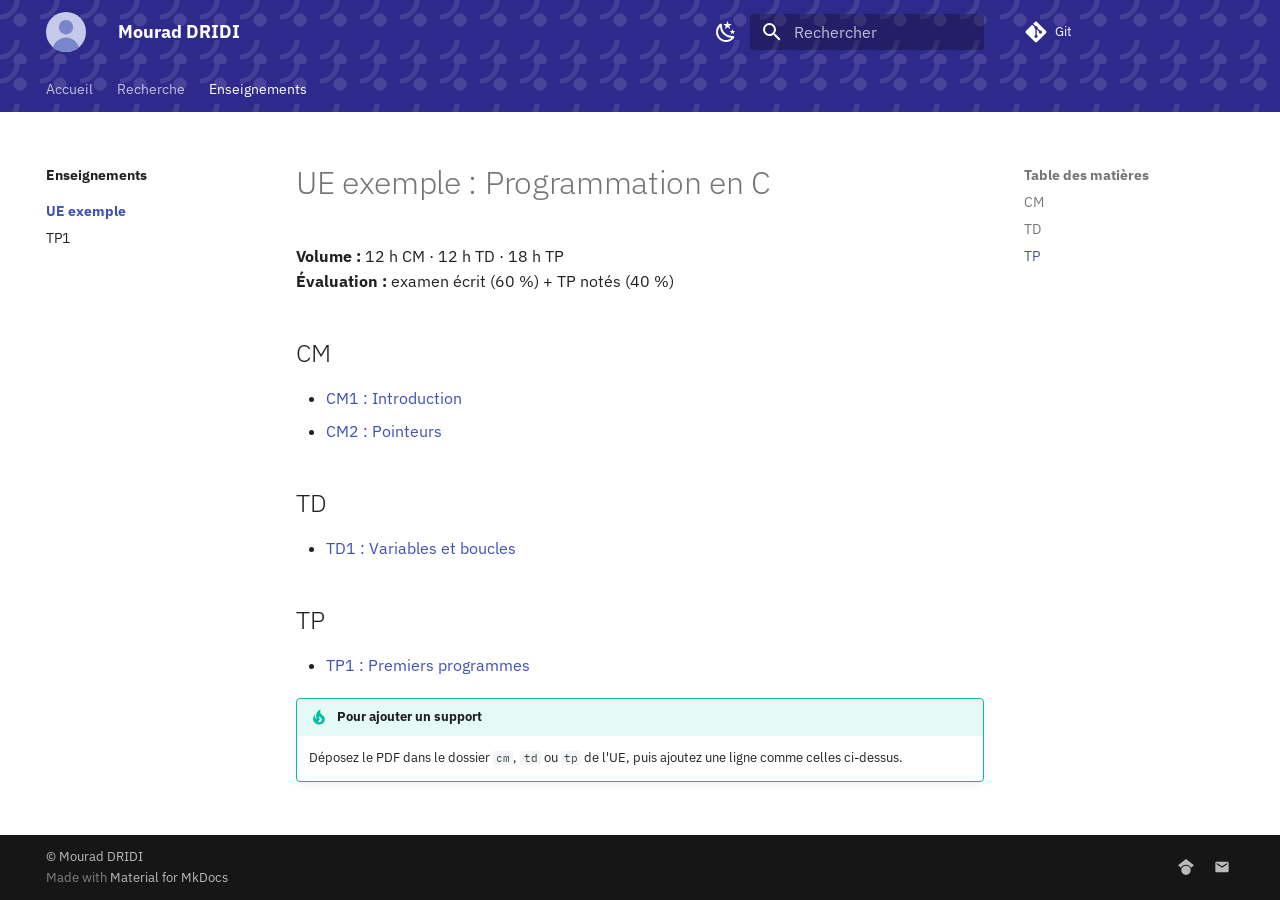
<file: units/ue-exemple/index.html>
<!doctype html>
<html lang="fr" class="no-js">
  <head>
    
      <meta charset="utf-8">
      <meta name="viewport" content="width=device-width,initial-scale=1">
      
        <meta name="description" content="Mourad DRIDI, enseignant-chercheur à ESIEE Paris (DISC) et au LIGM (équipe LRT)">
      
      
      
        <link rel="canonical" href="https://votrepseudo.github.io/units/ue-exemple/">
      
      
        <link rel="prev" href="../">
      
      
        <link rel="next" href="tp/tp1/">
      
      
        
      
      
      <link rel="icon" href="../../assets/photo.svg">
      <meta name="generator" content="mkdocs-1.6.1, mkdocs-material-9.8.1">
    
    
      
        <title>UE exemple : Programmation en C - Mourad DRIDI</title>
      
    
    
      <link rel="stylesheet" href="../../assets/stylesheets/main.57a0d79d.min.css">
      
        
        <link rel="stylesheet" href="../../assets/stylesheets/palette.fb2fffe2.min.css">
      
      


    
    
      
    
    
      
        
        
        <link rel="preconnect" href="https://fonts.gstatic.com" crossorigin>
        <link rel="stylesheet" href="https://fonts.googleapis.com/css?family=IBM+Plex+Sans:300,300i,400,400i,700,700i%7CIBM+Plex+Mono:400,400i,700,700i&display=fallback">
        <style>:root{--md-text-font:"IBM Plex Sans";--md-code-font:"IBM Plex Mono"}</style>
      
    
    
      <link rel="stylesheet" href="../../stylesheets/extra.css">
    
    <script>__md_scope=new URL("../..",location),__md_hash=e=>[...e].reduce(((e,_)=>(e<<5)-e+_.charCodeAt(0)),0),__md_get=(e,_=localStorage,t=__md_scope)=>JSON.parse(_.getItem(t.pathname+"."+e)),__md_set=(e,_,t=localStorage,a=__md_scope)=>{try{t.setItem(a.pathname+"."+e,JSON.stringify(_))}catch(e){}}</script>
    
      

    
    
  </head>
  
  
    
    
      
    
    
    
    
    <body dir="ltr" data-md-color-scheme="default" data-md-color-primary="custom" data-md-color-accent="custom">
  
    
    <input class="md-toggle" data-md-toggle="drawer" type="checkbox" id="__drawer" autocomplete="off">
    <input class="md-toggle" data-md-toggle="search" type="checkbox" id="__search" autocomplete="off">
    <label class="md-overlay" for="__drawer"></label>
    <div data-md-component="skip">
      
        
        <a href="#ue-exemple-programmation-en-c" class="md-skip">
          Aller au contenu
        </a>
      
    </div>
    <div data-md-component="announce">
      
    </div>
    
    
      

<header class="md-header" data-md-component="header">
  <nav class="md-header__inner md-grid" aria-label="En-tête">
    <a href="../.." title="Mourad DRIDI" class="md-header__button md-logo" aria-label="Mourad DRIDI" data-md-component="logo">
      
  <img src="../../assets/photo.svg" alt="logo">

    </a>
    <label class="md-header__button md-icon" for="__drawer">
      
      <svg xmlns="http://www.w3.org/2000/svg" viewBox="0 0 24 24"><path d="M3 6h18v2H3zm0 5h18v2H3zm0 5h18v2H3z"/></svg>
    </label>
    <div class="md-header__title" data-md-component="header-title">
      <div class="md-header__ellipsis">
        <div class="md-header__topic">
          <span class="md-ellipsis">
            Mourad DRIDI
          </span>
        </div>
        <div class="md-header__topic" data-md-component="header-topic">
          <span class="md-ellipsis">
            
              UE exemple : Programmation en C
            
          </span>
        </div>
      </div>
    </div>
    
      
        <form class="md-header__option" data-md-component="palette">
  
    
    
    
    <input class="md-option" data-md-color-media="" data-md-color-scheme="default" data-md-color-primary="custom" data-md-color-accent="custom"  aria-label="Mode sombre"  type="radio" name="__palette" id="__palette_0">
    
      <label class="md-header__button md-icon" title="Mode sombre" for="__palette_1" hidden>
        <svg xmlns="http://www.w3.org/2000/svg" viewBox="0 0 24 24"><path d="m17.75 4.09-2.53 1.94.91 3.06-2.63-1.81-2.63 1.81.91-3.06-2.53-1.94L12.44 4l1.06-3 1.06 3zm3.5 6.91-1.64 1.25.59 1.98-1.7-1.17-1.7 1.17.59-1.98L15.75 11l2.06-.05L18.5 9l.69 1.95zm-2.28 4.95c.83-.08 1.72 1.1 1.19 1.85-.32.45-.66.87-1.08 1.27C15.17 23 8.84 23 4.94 19.07c-3.91-3.9-3.91-10.24 0-14.14.4-.4.82-.76 1.27-1.08.75-.53 1.93.36 1.85 1.19-.27 2.86.69 5.83 2.89 8.02a9.96 9.96 0 0 0 8.02 2.89m-1.64 2.02a12.08 12.08 0 0 1-7.8-3.47c-2.17-2.19-3.33-5-3.49-7.82-2.81 3.14-2.7 7.96.31 10.98 3.02 3.01 7.84 3.12 10.98.31"/></svg>
      </label>
    
  
    
    
    
    <input class="md-option" data-md-color-media="" data-md-color-scheme="slate" data-md-color-primary="custom" data-md-color-accent="custom"  aria-label="Mode clair"  type="radio" name="__palette" id="__palette_1">
    
      <label class="md-header__button md-icon" title="Mode clair" for="__palette_0" hidden>
        <svg xmlns="http://www.w3.org/2000/svg" viewBox="0 0 24 24"><path d="M12 7a5 5 0 0 1 5 5 5 5 0 0 1-5 5 5 5 0 0 1-5-5 5 5 0 0 1 5-5m0 2a3 3 0 0 0-3 3 3 3 0 0 0 3 3 3 3 0 0 0 3-3 3 3 0 0 0-3-3m0-7 2.39 3.42C13.65 5.15 12.84 5 12 5s-1.65.15-2.39.42zM3.34 7l4.16-.35A7.2 7.2 0 0 0 5.94 8.5c-.44.74-.69 1.5-.83 2.29zm.02 10 1.76-3.77a7.131 7.131 0 0 0 2.38 4.14zM20.65 7l-1.77 3.79a7.02 7.02 0 0 0-2.38-4.15zm-.01 10-4.14.36c.59-.51 1.12-1.14 1.54-1.86.42-.73.69-1.5.83-2.29zM12 22l-2.41-3.44c.74.27 1.55.44 2.41.44.82 0 1.63-.17 2.37-.44z"/></svg>
      </label>
    
  
</form>
      
    
    
      <script>var palette=__md_get("__palette");if(palette&&palette.color){if("(prefers-color-scheme)"===palette.color.media){var media=matchMedia("(prefers-color-scheme: light)"),input=document.querySelector(media.matches?"[data-md-color-media='(prefers-color-scheme: light)']":"[data-md-color-media='(prefers-color-scheme: dark)']");palette.color.media=input.getAttribute("data-md-color-media"),palette.color.scheme=input.getAttribute("data-md-color-scheme"),palette.color.primary=input.getAttribute("data-md-color-primary"),palette.color.accent=input.getAttribute("data-md-color-accent")}for(var[key,value]of Object.entries(palette.color))document.body.setAttribute("data-md-color-"+key,value)}</script>
    
    
    
      
      
        <label class="md-header__button md-icon" for="__search">
          
          <svg xmlns="http://www.w3.org/2000/svg" viewBox="0 0 24 24"><path d="M9.5 3A6.5 6.5 0 0 1 16 9.5c0 1.61-.59 3.09-1.56 4.23l.27.27h.79l5 5-1.5 1.5-5-5v-.79l-.27-.27A6.52 6.52 0 0 1 9.5 16 6.5 6.5 0 0 1 3 9.5 6.5 6.5 0 0 1 9.5 3m0 2C7 5 5 7 5 9.5S7 14 9.5 14 14 12 14 9.5 12 5 9.5 5"/></svg>
        </label>
        <div class="md-search" data-md-component="search" role="dialog">
  <label class="md-search__overlay" for="__search"></label>
  <div class="md-search__inner" role="search">
    <form class="md-search__form" name="search">
      <input type="text" class="md-search__input" name="query" aria-label="Rechercher" placeholder="Rechercher" autocapitalize="off" autocorrect="off" autocomplete="off" spellcheck="false" data-md-component="search-query" required>
      <label class="md-search__icon md-icon" for="__search">
        
        <svg xmlns="http://www.w3.org/2000/svg" viewBox="0 0 24 24"><path d="M9.5 3A6.5 6.5 0 0 1 16 9.5c0 1.61-.59 3.09-1.56 4.23l.27.27h.79l5 5-1.5 1.5-5-5v-.79l-.27-.27A6.52 6.52 0 0 1 9.5 16 6.5 6.5 0 0 1 3 9.5 6.5 6.5 0 0 1 9.5 3m0 2C7 5 5 7 5 9.5S7 14 9.5 14 14 12 14 9.5 12 5 9.5 5"/></svg>
        
        <svg xmlns="http://www.w3.org/2000/svg" viewBox="0 0 24 24"><path d="M20 11v2H8l5.5 5.5-1.42 1.42L4.16 12l7.92-7.92L13.5 5.5 8 11z"/></svg>
      </label>
      <nav class="md-search__options" aria-label="Recherche">
        
        <button type="reset" class="md-search__icon md-icon" title="Effacer" aria-label="Effacer" tabindex="-1">
          
          <svg xmlns="http://www.w3.org/2000/svg" viewBox="0 0 24 24"><path d="M19 6.41 17.59 5 12 10.59 6.41 5 5 6.41 10.59 12 5 17.59 6.41 19 12 13.41 17.59 19 19 17.59 13.41 12z"/></svg>
        </button>
      </nav>
      
        <div class="md-search__suggest" data-md-component="search-suggest"></div>
      
    </form>
    <div class="md-search__output">
      <div class="md-search__scrollwrap" tabindex="0" data-md-scrollfix>
        <div class="md-search-result" data-md-component="search-result">
          <div class="md-search-result__meta">
            Initialisation de la recherche
          </div>
          <ol class="md-search-result__list" role="presentation"></ol>
        </div>
      </div>
    </div>
  </div>
</div>
      
    
    
      <div class="md-header__source">
        <a href="https://github.com/votrepseudo/votrepseudo.github.io" title="Aller au dépôt" class="md-source" data-md-component="source">
  <div class="md-source__icon md-icon">
    
    <svg xmlns="http://www.w3.org/2000/svg" viewBox="0 0 448 512"><!--! Font Awesome Free 7.1.0 by @fontawesome - https://fontawesome.com License - https://fontawesome.com/license/free (Icons: CC BY 4.0, Fonts: SIL OFL 1.1, Code: MIT License) Copyright 2025 Fonticons, Inc.--><path d="M439.6 236.1 244 40.5c-5.4-5.5-12.8-8.5-20.4-8.5s-15 3-20.4 8.4L162.5 81l51.5 51.5c27.1-9.1 52.7 16.8 43.4 43.7l49.7 49.7c34.2-11.8 61.2 31 35.5 56.7-26.5 26.5-70.2-2.9-56-37.3L240.3 199v121.9c25.3 12.5 22.3 41.8 9.1 55-6.4 6.4-15.2 10.1-24.3 10.1s-17.8-3.6-24.3-10.1c-17.6-17.6-11.1-46.9 11.2-56v-123c-20.8-8.5-24.6-30.7-18.6-45L142.6 101 8.5 235.1C3 240.6 0 247.9 0 255.5s3 15 8.5 20.4l195.6 195.7c5.4 5.4 12.7 8.4 20.4 8.4s15-3 20.4-8.4l194.7-194.7c5.4-5.4 8.4-12.8 8.4-20.4s-3-15-8.4-20.4"/></svg>
  </div>
  <div class="md-source__repository">
    Git
  </div>
</a>
      </div>
    
  </nav>
  
</header>
    
    <div class="md-container" data-md-component="container">
      
      
        
          
            
<nav class="md-tabs" aria-label="Onglets" data-md-component="tabs">
  <div class="md-grid">
    <ul class="md-tabs__list">
      
        
  
  
  
  
    <li class="md-tabs__item">
      <a href="../.." class="md-tabs__link">
        
  
  
    
  
  Accueil

      </a>
    </li>
  

      
        
  
  
  
  
    
    
      <li class="md-tabs__item">
        <a href="../../research/" class="md-tabs__link">
          
  
  
    
  
  Recherche

        </a>
      </li>
    
  

      
        
  
  
  
    
  
  
    
    
      <li class="md-tabs__item md-tabs__item--active">
        <a href="../" class="md-tabs__link">
          
  
  
    
  
  Enseignements

        </a>
      </li>
    
  

      
    </ul>
  </div>
</nav>
          
        
      
      <main class="md-main" data-md-component="main">
        <div class="md-main__inner md-grid">
          
            
              
              <div class="md-sidebar md-sidebar--primary" data-md-component="sidebar" data-md-type="navigation" >
                <div class="md-sidebar__scrollwrap">
                  <div class="md-sidebar__inner">
                    


  


<nav class="md-nav md-nav--primary md-nav--lifted" aria-label="Navigation" data-md-level="0">
  <label class="md-nav__title" for="__drawer">
    <a href="../.." title="Mourad DRIDI" class="md-nav__button md-logo" aria-label="Mourad DRIDI" data-md-component="logo">
      
  <img src="../../assets/photo.svg" alt="logo">

    </a>
    Mourad DRIDI
  </label>
  
    <div class="md-nav__source">
      <a href="https://github.com/votrepseudo/votrepseudo.github.io" title="Aller au dépôt" class="md-source" data-md-component="source">
  <div class="md-source__icon md-icon">
    
    <svg xmlns="http://www.w3.org/2000/svg" viewBox="0 0 448 512"><!--! Font Awesome Free 7.1.0 by @fontawesome - https://fontawesome.com License - https://fontawesome.com/license/free (Icons: CC BY 4.0, Fonts: SIL OFL 1.1, Code: MIT License) Copyright 2025 Fonticons, Inc.--><path d="M439.6 236.1 244 40.5c-5.4-5.5-12.8-8.5-20.4-8.5s-15 3-20.4 8.4L162.5 81l51.5 51.5c27.1-9.1 52.7 16.8 43.4 43.7l49.7 49.7c34.2-11.8 61.2 31 35.5 56.7-26.5 26.5-70.2-2.9-56-37.3L240.3 199v121.9c25.3 12.5 22.3 41.8 9.1 55-6.4 6.4-15.2 10.1-24.3 10.1s-17.8-3.6-24.3-10.1c-17.6-17.6-11.1-46.9 11.2-56v-123c-20.8-8.5-24.6-30.7-18.6-45L142.6 101 8.5 235.1C3 240.6 0 247.9 0 255.5s3 15 8.5 20.4l195.6 195.7c5.4 5.4 12.7 8.4 20.4 8.4s15-3 20.4-8.4l194.7-194.7c5.4-5.4 8.4-12.8 8.4-20.4s-3-15-8.4-20.4"/></svg>
  </div>
  <div class="md-source__repository">
    Git
  </div>
</a>
    </div>
  
  <ul class="md-nav__list" data-md-scrollfix>
    
      
      
  
  
  
  
    <li class="md-nav__item">
      <a href="../.." class="md-nav__link">
        
  
  
  <span class="md-ellipsis">
    
  
    Accueil
  

    
  </span>
  
  

      </a>
    </li>
  

    
      
      
  
  
  
  
    
    
      
        
          
        
      
        
      
        
      
        
      
    
    
    
      
      
        
      
    
    
    <li class="md-nav__item md-nav__item--nested">
      
        
        
        <input class="md-nav__toggle md-toggle " type="checkbox" id="__nav_2" >
        
          
          <div class="md-nav__link md-nav__container">
            <a href="../../research/" class="md-nav__link ">
              
  
  
  <span class="md-ellipsis">
    
  
    Recherche
  

    
  </span>
  
  

            </a>
            
              
              <label class="md-nav__link " for="__nav_2" id="__nav_2_label" tabindex="0">
                <span class="md-nav__icon md-icon"></span>
              </label>
            
          </div>
        
        <nav class="md-nav" data-md-level="1" aria-labelledby="__nav_2_label" aria-expanded="false">
          <label class="md-nav__title" for="__nav_2">
            <span class="md-nav__icon md-icon"></span>
            
  
    Recherche
  

          </label>
          <ul class="md-nav__list" data-md-scrollfix>
            
              
            
              
                
  
  
  
  
    <li class="md-nav__item">
      <a href="../../research/npsim/" class="md-nav__link">
        
  
  
  <span class="md-ellipsis">
    
  
    NPSIM
  

    
  </span>
  
  

      </a>
    </li>
  

              
            
              
                
  
  
  
  
    <li class="md-nav__item">
      <a href="../../research/projets/" class="md-nav__link">
        
  
  
  <span class="md-ellipsis">
    
  
    Projets
  

    
  </span>
  
  

      </a>
    </li>
  

              
            
              
                
  
  
  
  
    <li class="md-nav__item">
      <a href="../../research/encadrement/" class="md-nav__link">
        
  
  
  <span class="md-ellipsis">
    
  
    Stages encadrés
  

    
  </span>
  
  

      </a>
    </li>
  

              
            
          </ul>
        </nav>
      
    </li>
  

    
      
      
  
  
    
  
  
  
    
    
      
        
          
        
      
        
      
    
    
    
      
        
        
      
      
        
      
    
    
    <li class="md-nav__item md-nav__item--active md-nav__item--section md-nav__item--nested">
      
        
        
        <input class="md-nav__toggle md-toggle " type="checkbox" id="__nav_3" checked>
        
          
          <div class="md-nav__link md-nav__container">
            <a href="../" class="md-nav__link ">
              
  
  
  <span class="md-ellipsis">
    
  
    Enseignements
  

    
  </span>
  
  

            </a>
            
              
              <label class="md-nav__link " for="__nav_3" id="__nav_3_label" tabindex="">
                <span class="md-nav__icon md-icon"></span>
              </label>
            
          </div>
        
        <nav class="md-nav" data-md-level="1" aria-labelledby="__nav_3_label" aria-expanded="true">
          <label class="md-nav__title" for="__nav_3">
            <span class="md-nav__icon md-icon"></span>
            
  
    Enseignements
  

          </label>
          <ul class="md-nav__list" data-md-scrollfix>
            
              
            
              
                
  
  
    
  
  
  
    
    
      
        
          
        
      
        
      
    
    
    
      
      
        
          
          
        
      
    
    
    <li class="md-nav__item md-nav__item--active md-nav__item--section md-nav__item--nested">
      
        
        
        <input class="md-nav__toggle md-toggle " type="checkbox" id="__nav_3_2" checked>
        
          
          <div class="md-nav__link md-nav__container">
            <a href="./" class="md-nav__link md-nav__link--active">
              
  
  
  <span class="md-ellipsis">
    
  
    UE exemple
  

    
  </span>
  
  

            </a>
            
              
              <label class="md-nav__link md-nav__link--active" for="__nav_3_2" id="__nav_3_2_label" tabindex="">
                <span class="md-nav__icon md-icon"></span>
              </label>
            
          </div>
        
        <nav class="md-nav" data-md-level="2" aria-labelledby="__nav_3_2_label" aria-expanded="true">
          <label class="md-nav__title" for="__nav_3_2">
            <span class="md-nav__icon md-icon"></span>
            
  
    UE exemple
  

          </label>
          <ul class="md-nav__list" data-md-scrollfix>
            
              
            
              
                
  
  
  
  
    <li class="md-nav__item">
      <a href="tp/tp1/" class="md-nav__link">
        
  
  
  <span class="md-ellipsis">
    
  
    TP1
  

    
  </span>
  
  

      </a>
    </li>
  

              
            
          </ul>
        </nav>
      
    </li>
  

              
            
          </ul>
        </nav>
      
    </li>
  

    
  </ul>
</nav>
                  </div>
                </div>
              </div>
            
            
              
              <div class="md-sidebar md-sidebar--secondary" data-md-component="sidebar" data-md-type="toc" >
                <div class="md-sidebar__scrollwrap">
                  <div class="md-sidebar__inner">
                    

<nav class="md-nav md-nav--secondary" aria-label="Table des matières">
  
  
  
    
  
  
    <label class="md-nav__title" for="__toc">
      <span class="md-nav__icon md-icon"></span>
      Table des matières
    </label>
    <ul class="md-nav__list" data-md-component="toc" data-md-scrollfix>
      
        <li class="md-nav__item">
  <a href="#cm" class="md-nav__link">
    <span class="md-ellipsis">
      
        CM
      
    </span>
  </a>
  
</li>
      
        <li class="md-nav__item">
  <a href="#td" class="md-nav__link">
    <span class="md-ellipsis">
      
        TD
      
    </span>
  </a>
  
</li>
      
        <li class="md-nav__item">
  <a href="#tp" class="md-nav__link">
    <span class="md-ellipsis">
      
        TP
      
    </span>
  </a>
  
</li>
      
    </ul>
  
</nav>
                  </div>
                </div>
              </div>
            
          
          
            <div class="md-content" data-md-component="content">
              
              <article class="md-content__inner md-typeset">
                
                  


  
  


<h1 id="ue-exemple-programmation-en-c">UE exemple : Programmation en C</h1>
<p><strong>Volume :</strong> 12 h CM · 12 h TD · 18 h TP<br />
<strong>Évaluation :</strong> examen écrit (60 %) + TP notés (40 %)</p>
<h2 id="cm">CM</h2>
<ul>
<li><a href="cm/cm1.pdf">CM1 : Introduction</a></li>
<li><a href="cm/cm2.pdf">CM2 : Pointeurs</a></li>
</ul>
<h2 id="td">TD</h2>
<ul>
<li><a href="td/td1.pdf">TD1 : Variables et boucles</a></li>
</ul>
<h2 id="tp">TP</h2>
<ul>
<li><a href="tp/tp1/">TP1 : Premiers programmes</a></li>
</ul>
<div class="admonition tip">
<p class="admonition-title">Pour ajouter un support</p>
<p>Déposez le PDF dans le dossier <code>cm</code>, <code>td</code> ou <code>tp</code> de l'UE,
puis ajoutez une ligne comme celles ci-dessus.</p>
</div>












                
              </article>
            </div>
          
          
<script>var target=document.getElementById(location.hash.slice(1));target&&target.name&&(target.checked=target.name.startsWith("__tabbed_"))</script>
        </div>
        
          <button type="button" class="md-top md-icon" data-md-component="top" hidden>
  
  <svg xmlns="http://www.w3.org/2000/svg" viewBox="0 0 24 24"><path d="M13 20h-2V8l-5.5 5.5-1.42-1.42L12 4.16l7.92 7.92-1.42 1.42L13 8z"/></svg>
  Retour en haut de la page
</button>
        
      </main>
      
        <footer class="md-footer">
  
  <div class="md-footer-meta md-typeset">
    <div class="md-footer-meta__inner md-grid">
      <div class="md-copyright">
  
    <div class="md-copyright__highlight">
      © Mourad DRIDI
    </div>
  
  
    Made with
    <a href="https://squidfunk.github.io/mkdocs-material/" target="_blank" rel="noopener">
      Material for MkDocs
    </a>
  
</div>
      
        
<div class="md-social">
  
    
    
    
    
    <a href="https://scholar.google.com/citations?user=CFmoyZIAAAAJ&hl=fr" target="_blank" rel="noopener" title="Google Scholar" class="md-social__link">
      <svg xmlns="http://www.w3.org/2000/svg" viewBox="0 0 512 512"><!--! Font Awesome Free 7.1.0 by @fontawesome - https://fontawesome.com License - https://fontawesome.com/license/free (Icons: CC BY 4.0, Fonts: SIL OFL 1.1, Code: MIT License) Copyright 2025 Fonticons, Inc.--><path d="M390.9 298.5s0 .1.1.1c9.2 19.4 14.4 41.1 14.4 64C405.3 445.1 338.5 512 256 512s-149.3-66.9-149.3-149.3c0-22.9 5.2-44.6 14.4-64 1.7-3.6 3.6-7.2 5.6-10.7q6.6-11.4 15-21.3c27.4-32.6 68.5-53.3 114.4-53.3 33.6 0 64.6 11.1 89.6 29.9 9.1 6.9 17.4 14.7 24.8 23.5 5.6 6.6 10.6 13.8 15 21.3 2 3.4 3.8 7 5.5 10.5zm26.4-18.8c-30.1-58.4-91-98.4-161.3-98.4s-131.2 40-161.3 98.4L0 202.7 256 0l256 202.7-94.7 77.1z"/></svg>
    </a>
  
    
    
    
    
    <a href="mailto:mourad.dridi@univ-eiffel.fr" target="_blank" rel="noopener" title="E-mail" class="md-social__link">
      <svg xmlns="http://www.w3.org/2000/svg" viewBox="0 0 24 24"><path d="m20 8-8 5-8-5V6l8 5 8-5m0-2H4c-1.11 0-2 .89-2 2v12a2 2 0 0 0 2 2h16a2 2 0 0 0 2-2V6a2 2 0 0 0-2-2"/></svg>
    </a>
  
</div>
      
    </div>
  </div>
</footer>
      
    </div>
    <div class="md-dialog" data-md-component="dialog">
      <div class="md-dialog__inner md-typeset"></div>
    </div>
    
    
    
      
      
      <script id="__config" type="application/json">{"annotate": null, "base": "../..", "features": ["navigation.tabs", "navigation.sections", "navigation.indexes", "navigation.top", "search.suggest", "search.highlight", "content.code.copy"], "search": "../../assets/javascripts/workers/search.a7633da7.min.js", "tags": null, "translations": {"clipboard.copied": "Copi\u00e9 dans le presse-papier", "clipboard.copy": "Copier dans le presse-papier", "search.result.more.one": "1 de plus sur cette page", "search.result.more.other": "# de plus sur cette page", "search.result.none": "Aucun document trouv\u00e9", "search.result.one": "1 document trouv\u00e9", "search.result.other": "# documents trouv\u00e9s", "search.result.placeholder": "Taper pour d\u00e9marrer la recherche", "search.result.term.missing": "Non trouv\u00e9", "select.version": "S\u00e9lectionner la version"}, "version": null}</script>
    
    
      <script src="../../assets/javascripts/bundle.a5f9d56c.min.js"></script>
      
    
  </body>
</html>
</file>
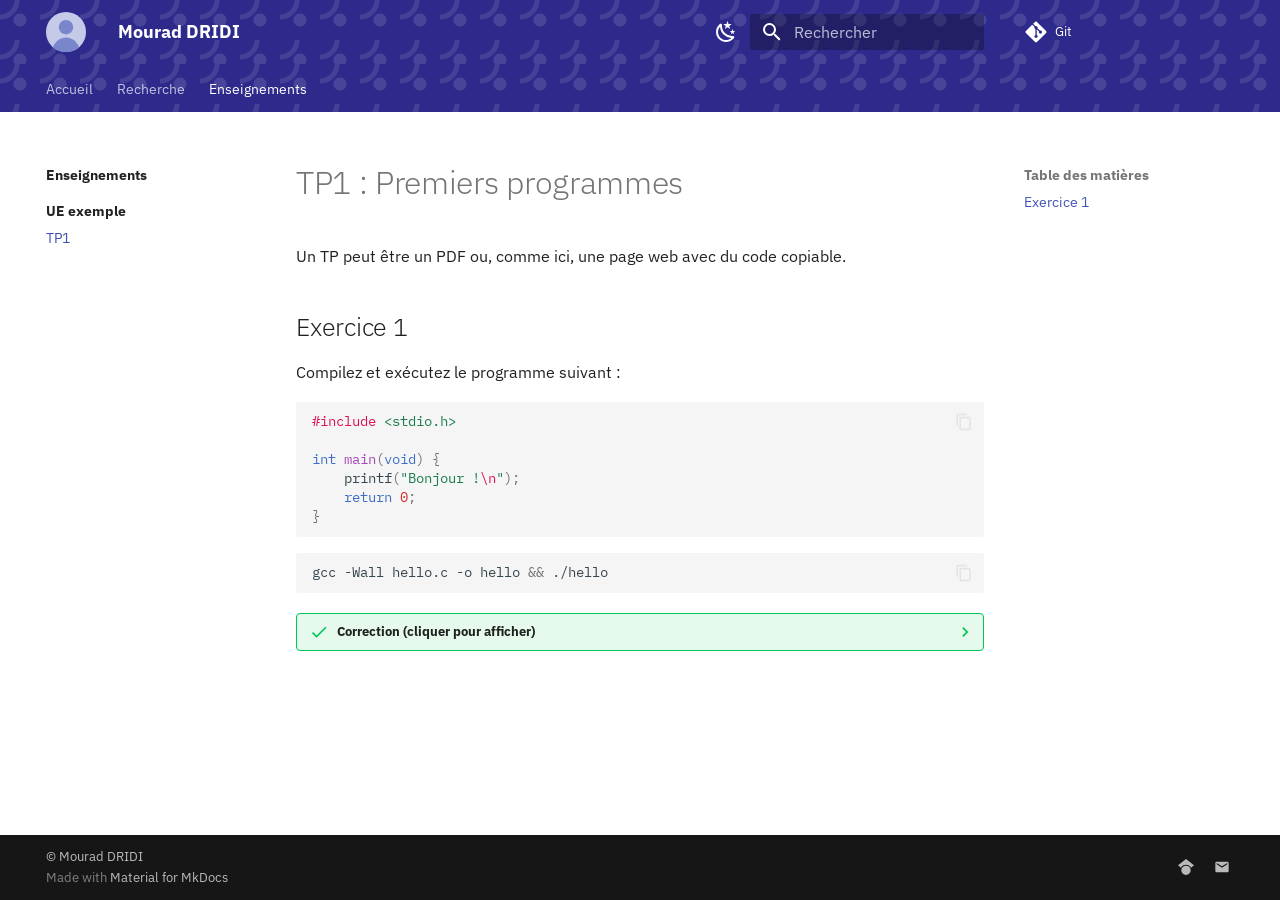
<file: units/ue-exemple/tp/tp1/index.html>
<!doctype html>
<html lang="fr" class="no-js">
  <head>
    
      <meta charset="utf-8">
      <meta name="viewport" content="width=device-width,initial-scale=1">
      
        <meta name="description" content="Mourad DRIDI, enseignant-chercheur à ESIEE Paris (DISC) et au LIGM (équipe LRT)">
      
      
      
        <link rel="canonical" href="https://votrepseudo.github.io/units/ue-exemple/tp/tp1/">
      
      
        <link rel="prev" href="../../">
      
      
      
        
      
      
      <link rel="icon" href="../../../../assets/photo.svg">
      <meta name="generator" content="mkdocs-1.6.1, mkdocs-material-9.8.1">
    
    
      
        <title>TP1 - Mourad DRIDI</title>
      
    
    
      <link rel="stylesheet" href="../../../../assets/stylesheets/main.57a0d79d.min.css">
      
        
        <link rel="stylesheet" href="../../../../assets/stylesheets/palette.fb2fffe2.min.css">
      
      


    
    
      
    
    
      
        
        
        <link rel="preconnect" href="https://fonts.gstatic.com" crossorigin>
        <link rel="stylesheet" href="https://fonts.googleapis.com/css?family=IBM+Plex+Sans:300,300i,400,400i,700,700i%7CIBM+Plex+Mono:400,400i,700,700i&display=fallback">
        <style>:root{--md-text-font:"IBM Plex Sans";--md-code-font:"IBM Plex Mono"}</style>
      
    
    
      <link rel="stylesheet" href="../../../../stylesheets/extra.css">
    
    <script>__md_scope=new URL("../../../..",location),__md_hash=e=>[...e].reduce(((e,_)=>(e<<5)-e+_.charCodeAt(0)),0),__md_get=(e,_=localStorage,t=__md_scope)=>JSON.parse(_.getItem(t.pathname+"."+e)),__md_set=(e,_,t=localStorage,a=__md_scope)=>{try{t.setItem(a.pathname+"."+e,JSON.stringify(_))}catch(e){}}</script>
    
      

    
    
  </head>
  
  
    
    
      
    
    
    
    
    <body dir="ltr" data-md-color-scheme="default" data-md-color-primary="custom" data-md-color-accent="custom">
  
    
    <input class="md-toggle" data-md-toggle="drawer" type="checkbox" id="__drawer" autocomplete="off">
    <input class="md-toggle" data-md-toggle="search" type="checkbox" id="__search" autocomplete="off">
    <label class="md-overlay" for="__drawer"></label>
    <div data-md-component="skip">
      
        
        <a href="#tp1-premiers-programmes" class="md-skip">
          Aller au contenu
        </a>
      
    </div>
    <div data-md-component="announce">
      
    </div>
    
    
      

<header class="md-header" data-md-component="header">
  <nav class="md-header__inner md-grid" aria-label="En-tête">
    <a href="../../../.." title="Mourad DRIDI" class="md-header__button md-logo" aria-label="Mourad DRIDI" data-md-component="logo">
      
  <img src="../../../../assets/photo.svg" alt="logo">

    </a>
    <label class="md-header__button md-icon" for="__drawer">
      
      <svg xmlns="http://www.w3.org/2000/svg" viewBox="0 0 24 24"><path d="M3 6h18v2H3zm0 5h18v2H3zm0 5h18v2H3z"/></svg>
    </label>
    <div class="md-header__title" data-md-component="header-title">
      <div class="md-header__ellipsis">
        <div class="md-header__topic">
          <span class="md-ellipsis">
            Mourad DRIDI
          </span>
        </div>
        <div class="md-header__topic" data-md-component="header-topic">
          <span class="md-ellipsis">
            
              TP1
            
          </span>
        </div>
      </div>
    </div>
    
      
        <form class="md-header__option" data-md-component="palette">
  
    
    
    
    <input class="md-option" data-md-color-media="" data-md-color-scheme="default" data-md-color-primary="custom" data-md-color-accent="custom"  aria-label="Mode sombre"  type="radio" name="__palette" id="__palette_0">
    
      <label class="md-header__button md-icon" title="Mode sombre" for="__palette_1" hidden>
        <svg xmlns="http://www.w3.org/2000/svg" viewBox="0 0 24 24"><path d="m17.75 4.09-2.53 1.94.91 3.06-2.63-1.81-2.63 1.81.91-3.06-2.53-1.94L12.44 4l1.06-3 1.06 3zm3.5 6.91-1.64 1.25.59 1.98-1.7-1.17-1.7 1.17.59-1.98L15.75 11l2.06-.05L18.5 9l.69 1.95zm-2.28 4.95c.83-.08 1.72 1.1 1.19 1.85-.32.45-.66.87-1.08 1.27C15.17 23 8.84 23 4.94 19.07c-3.91-3.9-3.91-10.24 0-14.14.4-.4.82-.76 1.27-1.08.75-.53 1.93.36 1.85 1.19-.27 2.86.69 5.83 2.89 8.02a9.96 9.96 0 0 0 8.02 2.89m-1.64 2.02a12.08 12.08 0 0 1-7.8-3.47c-2.17-2.19-3.33-5-3.49-7.82-2.81 3.14-2.7 7.96.31 10.98 3.02 3.01 7.84 3.12 10.98.31"/></svg>
      </label>
    
  
    
    
    
    <input class="md-option" data-md-color-media="" data-md-color-scheme="slate" data-md-color-primary="custom" data-md-color-accent="custom"  aria-label="Mode clair"  type="radio" name="__palette" id="__palette_1">
    
      <label class="md-header__button md-icon" title="Mode clair" for="__palette_0" hidden>
        <svg xmlns="http://www.w3.org/2000/svg" viewBox="0 0 24 24"><path d="M12 7a5 5 0 0 1 5 5 5 5 0 0 1-5 5 5 5 0 0 1-5-5 5 5 0 0 1 5-5m0 2a3 3 0 0 0-3 3 3 3 0 0 0 3 3 3 3 0 0 0 3-3 3 3 0 0 0-3-3m0-7 2.39 3.42C13.65 5.15 12.84 5 12 5s-1.65.15-2.39.42zM3.34 7l4.16-.35A7.2 7.2 0 0 0 5.94 8.5c-.44.74-.69 1.5-.83 2.29zm.02 10 1.76-3.77a7.131 7.131 0 0 0 2.38 4.14zM20.65 7l-1.77 3.79a7.02 7.02 0 0 0-2.38-4.15zm-.01 10-4.14.36c.59-.51 1.12-1.14 1.54-1.86.42-.73.69-1.5.83-2.29zM12 22l-2.41-3.44c.74.27 1.55.44 2.41.44.82 0 1.63-.17 2.37-.44z"/></svg>
      </label>
    
  
</form>
      
    
    
      <script>var palette=__md_get("__palette");if(palette&&palette.color){if("(prefers-color-scheme)"===palette.color.media){var media=matchMedia("(prefers-color-scheme: light)"),input=document.querySelector(media.matches?"[data-md-color-media='(prefers-color-scheme: light)']":"[data-md-color-media='(prefers-color-scheme: dark)']");palette.color.media=input.getAttribute("data-md-color-media"),palette.color.scheme=input.getAttribute("data-md-color-scheme"),palette.color.primary=input.getAttribute("data-md-color-primary"),palette.color.accent=input.getAttribute("data-md-color-accent")}for(var[key,value]of Object.entries(palette.color))document.body.setAttribute("data-md-color-"+key,value)}</script>
    
    
    
      
      
        <label class="md-header__button md-icon" for="__search">
          
          <svg xmlns="http://www.w3.org/2000/svg" viewBox="0 0 24 24"><path d="M9.5 3A6.5 6.5 0 0 1 16 9.5c0 1.61-.59 3.09-1.56 4.23l.27.27h.79l5 5-1.5 1.5-5-5v-.79l-.27-.27A6.52 6.52 0 0 1 9.5 16 6.5 6.5 0 0 1 3 9.5 6.5 6.5 0 0 1 9.5 3m0 2C7 5 5 7 5 9.5S7 14 9.5 14 14 12 14 9.5 12 5 9.5 5"/></svg>
        </label>
        <div class="md-search" data-md-component="search" role="dialog">
  <label class="md-search__overlay" for="__search"></label>
  <div class="md-search__inner" role="search">
    <form class="md-search__form" name="search">
      <input type="text" class="md-search__input" name="query" aria-label="Rechercher" placeholder="Rechercher" autocapitalize="off" autocorrect="off" autocomplete="off" spellcheck="false" data-md-component="search-query" required>
      <label class="md-search__icon md-icon" for="__search">
        
        <svg xmlns="http://www.w3.org/2000/svg" viewBox="0 0 24 24"><path d="M9.5 3A6.5 6.5 0 0 1 16 9.5c0 1.61-.59 3.09-1.56 4.23l.27.27h.79l5 5-1.5 1.5-5-5v-.79l-.27-.27A6.52 6.52 0 0 1 9.5 16 6.5 6.5 0 0 1 3 9.5 6.5 6.5 0 0 1 9.5 3m0 2C7 5 5 7 5 9.5S7 14 9.5 14 14 12 14 9.5 12 5 9.5 5"/></svg>
        
        <svg xmlns="http://www.w3.org/2000/svg" viewBox="0 0 24 24"><path d="M20 11v2H8l5.5 5.5-1.42 1.42L4.16 12l7.92-7.92L13.5 5.5 8 11z"/></svg>
      </label>
      <nav class="md-search__options" aria-label="Recherche">
        
        <button type="reset" class="md-search__icon md-icon" title="Effacer" aria-label="Effacer" tabindex="-1">
          
          <svg xmlns="http://www.w3.org/2000/svg" viewBox="0 0 24 24"><path d="M19 6.41 17.59 5 12 10.59 6.41 5 5 6.41 10.59 12 5 17.59 6.41 19 12 13.41 17.59 19 19 17.59 13.41 12z"/></svg>
        </button>
      </nav>
      
        <div class="md-search__suggest" data-md-component="search-suggest"></div>
      
    </form>
    <div class="md-search__output">
      <div class="md-search__scrollwrap" tabindex="0" data-md-scrollfix>
        <div class="md-search-result" data-md-component="search-result">
          <div class="md-search-result__meta">
            Initialisation de la recherche
          </div>
          <ol class="md-search-result__list" role="presentation"></ol>
        </div>
      </div>
    </div>
  </div>
</div>
      
    
    
      <div class="md-header__source">
        <a href="https://github.com/votrepseudo/votrepseudo.github.io" title="Aller au dépôt" class="md-source" data-md-component="source">
  <div class="md-source__icon md-icon">
    
    <svg xmlns="http://www.w3.org/2000/svg" viewBox="0 0 448 512"><!--! Font Awesome Free 7.1.0 by @fontawesome - https://fontawesome.com License - https://fontawesome.com/license/free (Icons: CC BY 4.0, Fonts: SIL OFL 1.1, Code: MIT License) Copyright 2025 Fonticons, Inc.--><path d="M439.6 236.1 244 40.5c-5.4-5.5-12.8-8.5-20.4-8.5s-15 3-20.4 8.4L162.5 81l51.5 51.5c27.1-9.1 52.7 16.8 43.4 43.7l49.7 49.7c34.2-11.8 61.2 31 35.5 56.7-26.5 26.5-70.2-2.9-56-37.3L240.3 199v121.9c25.3 12.5 22.3 41.8 9.1 55-6.4 6.4-15.2 10.1-24.3 10.1s-17.8-3.6-24.3-10.1c-17.6-17.6-11.1-46.9 11.2-56v-123c-20.8-8.5-24.6-30.7-18.6-45L142.6 101 8.5 235.1C3 240.6 0 247.9 0 255.5s3 15 8.5 20.4l195.6 195.7c5.4 5.4 12.7 8.4 20.4 8.4s15-3 20.4-8.4l194.7-194.7c5.4-5.4 8.4-12.8 8.4-20.4s-3-15-8.4-20.4"/></svg>
  </div>
  <div class="md-source__repository">
    Git
  </div>
</a>
      </div>
    
  </nav>
  
</header>
    
    <div class="md-container" data-md-component="container">
      
      
        
          
            
<nav class="md-tabs" aria-label="Onglets" data-md-component="tabs">
  <div class="md-grid">
    <ul class="md-tabs__list">
      
        
  
  
  
  
    <li class="md-tabs__item">
      <a href="../../../.." class="md-tabs__link">
        
  
  
    
  
  Accueil

      </a>
    </li>
  

      
        
  
  
  
  
    
    
      <li class="md-tabs__item">
        <a href="../../../../research/" class="md-tabs__link">
          
  
  
    
  
  Recherche

        </a>
      </li>
    
  

      
        
  
  
  
    
  
  
    
    
      <li class="md-tabs__item md-tabs__item--active">
        <a href="../../../" class="md-tabs__link">
          
  
  
    
  
  Enseignements

        </a>
      </li>
    
  

      
    </ul>
  </div>
</nav>
          
        
      
      <main class="md-main" data-md-component="main">
        <div class="md-main__inner md-grid">
          
            
              
              <div class="md-sidebar md-sidebar--primary" data-md-component="sidebar" data-md-type="navigation" >
                <div class="md-sidebar__scrollwrap">
                  <div class="md-sidebar__inner">
                    


  


<nav class="md-nav md-nav--primary md-nav--lifted" aria-label="Navigation" data-md-level="0">
  <label class="md-nav__title" for="__drawer">
    <a href="../../../.." title="Mourad DRIDI" class="md-nav__button md-logo" aria-label="Mourad DRIDI" data-md-component="logo">
      
  <img src="../../../../assets/photo.svg" alt="logo">

    </a>
    Mourad DRIDI
  </label>
  
    <div class="md-nav__source">
      <a href="https://github.com/votrepseudo/votrepseudo.github.io" title="Aller au dépôt" class="md-source" data-md-component="source">
  <div class="md-source__icon md-icon">
    
    <svg xmlns="http://www.w3.org/2000/svg" viewBox="0 0 448 512"><!--! Font Awesome Free 7.1.0 by @fontawesome - https://fontawesome.com License - https://fontawesome.com/license/free (Icons: CC BY 4.0, Fonts: SIL OFL 1.1, Code: MIT License) Copyright 2025 Fonticons, Inc.--><path d="M439.6 236.1 244 40.5c-5.4-5.5-12.8-8.5-20.4-8.5s-15 3-20.4 8.4L162.5 81l51.5 51.5c27.1-9.1 52.7 16.8 43.4 43.7l49.7 49.7c34.2-11.8 61.2 31 35.5 56.7-26.5 26.5-70.2-2.9-56-37.3L240.3 199v121.9c25.3 12.5 22.3 41.8 9.1 55-6.4 6.4-15.2 10.1-24.3 10.1s-17.8-3.6-24.3-10.1c-17.6-17.6-11.1-46.9 11.2-56v-123c-20.8-8.5-24.6-30.7-18.6-45L142.6 101 8.5 235.1C3 240.6 0 247.9 0 255.5s3 15 8.5 20.4l195.6 195.7c5.4 5.4 12.7 8.4 20.4 8.4s15-3 20.4-8.4l194.7-194.7c5.4-5.4 8.4-12.8 8.4-20.4s-3-15-8.4-20.4"/></svg>
  </div>
  <div class="md-source__repository">
    Git
  </div>
</a>
    </div>
  
  <ul class="md-nav__list" data-md-scrollfix>
    
      
      
  
  
  
  
    <li class="md-nav__item">
      <a href="../../../.." class="md-nav__link">
        
  
  
  <span class="md-ellipsis">
    
  
    Accueil
  

    
  </span>
  
  

      </a>
    </li>
  

    
      
      
  
  
  
  
    
    
      
        
          
        
      
        
      
        
      
        
      
    
    
    
      
      
        
      
    
    
    <li class="md-nav__item md-nav__item--nested">
      
        
        
        <input class="md-nav__toggle md-toggle " type="checkbox" id="__nav_2" >
        
          
          <div class="md-nav__link md-nav__container">
            <a href="../../../../research/" class="md-nav__link ">
              
  
  
  <span class="md-ellipsis">
    
  
    Recherche
  

    
  </span>
  
  

            </a>
            
              
              <label class="md-nav__link " for="__nav_2" id="__nav_2_label" tabindex="0">
                <span class="md-nav__icon md-icon"></span>
              </label>
            
          </div>
        
        <nav class="md-nav" data-md-level="1" aria-labelledby="__nav_2_label" aria-expanded="false">
          <label class="md-nav__title" for="__nav_2">
            <span class="md-nav__icon md-icon"></span>
            
  
    Recherche
  

          </label>
          <ul class="md-nav__list" data-md-scrollfix>
            
              
            
              
                
  
  
  
  
    <li class="md-nav__item">
      <a href="../../../../research/npsim/" class="md-nav__link">
        
  
  
  <span class="md-ellipsis">
    
  
    NPSIM
  

    
  </span>
  
  

      </a>
    </li>
  

              
            
              
                
  
  
  
  
    <li class="md-nav__item">
      <a href="../../../../research/projets/" class="md-nav__link">
        
  
  
  <span class="md-ellipsis">
    
  
    Projets
  

    
  </span>
  
  

      </a>
    </li>
  

              
            
              
                
  
  
  
  
    <li class="md-nav__item">
      <a href="../../../../research/encadrement/" class="md-nav__link">
        
  
  
  <span class="md-ellipsis">
    
  
    Stages encadrés
  

    
  </span>
  
  

      </a>
    </li>
  

              
            
          </ul>
        </nav>
      
    </li>
  

    
      
      
  
  
    
  
  
  
    
    
      
        
          
        
      
        
      
    
    
    
      
        
        
      
      
        
      
    
    
    <li class="md-nav__item md-nav__item--active md-nav__item--section md-nav__item--nested">
      
        
        
        <input class="md-nav__toggle md-toggle " type="checkbox" id="__nav_3" checked>
        
          
          <div class="md-nav__link md-nav__container">
            <a href="../../../" class="md-nav__link ">
              
  
  
  <span class="md-ellipsis">
    
  
    Enseignements
  

    
  </span>
  
  

            </a>
            
              
              <label class="md-nav__link " for="__nav_3" id="__nav_3_label" tabindex="">
                <span class="md-nav__icon md-icon"></span>
              </label>
            
          </div>
        
        <nav class="md-nav" data-md-level="1" aria-labelledby="__nav_3_label" aria-expanded="true">
          <label class="md-nav__title" for="__nav_3">
            <span class="md-nav__icon md-icon"></span>
            
  
    Enseignements
  

          </label>
          <ul class="md-nav__list" data-md-scrollfix>
            
              
            
              
                
  
  
    
  
  
  
    
    
      
        
          
        
      
        
      
    
    
    
      
      
        
          
          
        
      
    
    
    <li class="md-nav__item md-nav__item--active md-nav__item--section md-nav__item--nested">
      
        
        
        <input class="md-nav__toggle md-toggle " type="checkbox" id="__nav_3_2" checked>
        
          
          <div class="md-nav__link md-nav__container">
            <a href="../../" class="md-nav__link ">
              
  
  
  <span class="md-ellipsis">
    
  
    UE exemple
  

    
  </span>
  
  

            </a>
            
              
              <label class="md-nav__link " for="__nav_3_2" id="__nav_3_2_label" tabindex="">
                <span class="md-nav__icon md-icon"></span>
              </label>
            
          </div>
        
        <nav class="md-nav" data-md-level="2" aria-labelledby="__nav_3_2_label" aria-expanded="true">
          <label class="md-nav__title" for="__nav_3_2">
            <span class="md-nav__icon md-icon"></span>
            
  
    UE exemple
  

          </label>
          <ul class="md-nav__list" data-md-scrollfix>
            
              
            
              
                
  
  
    
  
  
  
    <li class="md-nav__item md-nav__item--active">
      
      <input class="md-nav__toggle md-toggle" type="checkbox" id="__toc">
      
      
        
      
      
        <label class="md-nav__link md-nav__link--active" for="__toc">
          
  
  
  <span class="md-ellipsis">
    
  
    TP1
  

    
  </span>
  
  

          <span class="md-nav__icon md-icon"></span>
        </label>
      
      <a href="./" class="md-nav__link md-nav__link--active">
        
  
  
  <span class="md-ellipsis">
    
  
    TP1
  

    
  </span>
  
  

      </a>
      
        

<nav class="md-nav md-nav--secondary" aria-label="Table des matières">
  
  
  
    
  
  
    <label class="md-nav__title" for="__toc">
      <span class="md-nav__icon md-icon"></span>
      Table des matières
    </label>
    <ul class="md-nav__list" data-md-component="toc" data-md-scrollfix>
      
        <li class="md-nav__item">
  <a href="#exercice-1" class="md-nav__link">
    <span class="md-ellipsis">
      
        Exercice 1
      
    </span>
  </a>
  
</li>
      
    </ul>
  
</nav>
      
    </li>
  

              
            
          </ul>
        </nav>
      
    </li>
  

              
            
          </ul>
        </nav>
      
    </li>
  

    
  </ul>
</nav>
                  </div>
                </div>
              </div>
            
            
              
              <div class="md-sidebar md-sidebar--secondary" data-md-component="sidebar" data-md-type="toc" >
                <div class="md-sidebar__scrollwrap">
                  <div class="md-sidebar__inner">
                    

<nav class="md-nav md-nav--secondary" aria-label="Table des matières">
  
  
  
    
  
  
    <label class="md-nav__title" for="__toc">
      <span class="md-nav__icon md-icon"></span>
      Table des matières
    </label>
    <ul class="md-nav__list" data-md-component="toc" data-md-scrollfix>
      
        <li class="md-nav__item">
  <a href="#exercice-1" class="md-nav__link">
    <span class="md-ellipsis">
      
        Exercice 1
      
    </span>
  </a>
  
</li>
      
    </ul>
  
</nav>
                  </div>
                </div>
              </div>
            
          
          
            <div class="md-content" data-md-component="content">
              
              <article class="md-content__inner md-typeset">
                
                  


  
  


<h1 id="tp1-premiers-programmes">TP1 : Premiers programmes</h1>
<p>Un TP peut être un PDF ou, comme ici, une page web avec du code copiable.</p>
<h2 id="exercice-1">Exercice 1</h2>
<p>Compilez et exécutez le programme suivant :</p>
<div class="highlight"><pre><span></span><code><span class="cp">#include</span><span class="w"> </span><span class="cpf">&lt;stdio.h&gt;</span>

<span class="kt">int</span><span class="w"> </span><span class="nf">main</span><span class="p">(</span><span class="kt">void</span><span class="p">)</span><span class="w"> </span><span class="p">{</span>
<span class="w">    </span><span class="n">printf</span><span class="p">(</span><span class="s">"Bonjour !</span><span class="se">\n</span><span class="s">"</span><span class="p">);</span>
<span class="w">    </span><span class="k">return</span><span class="w"> </span><span class="mi">0</span><span class="p">;</span>
<span class="p">}</span>
</code></pre></div>
<div class="highlight"><pre><span></span><code>gcc<span class="w"> </span>-Wall<span class="w"> </span>hello.c<span class="w"> </span>-o<span class="w"> </span>hello<span class="w"> </span><span class="o">&amp;&amp;</span><span class="w"> </span>./hello
</code></pre></div>
<details class="success">
<summary>Correction (cliquer pour afficher)</summary>
<p>Le programme affiche <code>Bonjour !</code>.</p>
</details>












                
              </article>
            </div>
          
          
<script>var target=document.getElementById(location.hash.slice(1));target&&target.name&&(target.checked=target.name.startsWith("__tabbed_"))</script>
        </div>
        
          <button type="button" class="md-top md-icon" data-md-component="top" hidden>
  
  <svg xmlns="http://www.w3.org/2000/svg" viewBox="0 0 24 24"><path d="M13 20h-2V8l-5.5 5.5-1.42-1.42L12 4.16l7.92 7.92-1.42 1.42L13 8z"/></svg>
  Retour en haut de la page
</button>
        
      </main>
      
        <footer class="md-footer">
  
  <div class="md-footer-meta md-typeset">
    <div class="md-footer-meta__inner md-grid">
      <div class="md-copyright">
  
    <div class="md-copyright__highlight">
      © Mourad DRIDI
    </div>
  
  
    Made with
    <a href="https://squidfunk.github.io/mkdocs-material/" target="_blank" rel="noopener">
      Material for MkDocs
    </a>
  
</div>
      
        
<div class="md-social">
  
    
    
    
    
    <a href="https://scholar.google.com/citations?user=CFmoyZIAAAAJ&hl=fr" target="_blank" rel="noopener" title="Google Scholar" class="md-social__link">
      <svg xmlns="http://www.w3.org/2000/svg" viewBox="0 0 512 512"><!--! Font Awesome Free 7.1.0 by @fontawesome - https://fontawesome.com License - https://fontawesome.com/license/free (Icons: CC BY 4.0, Fonts: SIL OFL 1.1, Code: MIT License) Copyright 2025 Fonticons, Inc.--><path d="M390.9 298.5s0 .1.1.1c9.2 19.4 14.4 41.1 14.4 64C405.3 445.1 338.5 512 256 512s-149.3-66.9-149.3-149.3c0-22.9 5.2-44.6 14.4-64 1.7-3.6 3.6-7.2 5.6-10.7q6.6-11.4 15-21.3c27.4-32.6 68.5-53.3 114.4-53.3 33.6 0 64.6 11.1 89.6 29.9 9.1 6.9 17.4 14.7 24.8 23.5 5.6 6.6 10.6 13.8 15 21.3 2 3.4 3.8 7 5.5 10.5zm26.4-18.8c-30.1-58.4-91-98.4-161.3-98.4s-131.2 40-161.3 98.4L0 202.7 256 0l256 202.7-94.7 77.1z"/></svg>
    </a>
  
    
    
    
    
    <a href="mailto:mourad.dridi@univ-eiffel.fr" target="_blank" rel="noopener" title="E-mail" class="md-social__link">
      <svg xmlns="http://www.w3.org/2000/svg" viewBox="0 0 24 24"><path d="m20 8-8 5-8-5V6l8 5 8-5m0-2H4c-1.11 0-2 .89-2 2v12a2 2 0 0 0 2 2h16a2 2 0 0 0 2-2V6a2 2 0 0 0-2-2"/></svg>
    </a>
  
</div>
      
    </div>
  </div>
</footer>
      
    </div>
    <div class="md-dialog" data-md-component="dialog">
      <div class="md-dialog__inner md-typeset"></div>
    </div>
    
    
    
      
      
      <script id="__config" type="application/json">{"annotate": null, "base": "../../../..", "features": ["navigation.tabs", "navigation.sections", "navigation.indexes", "navigation.top", "search.suggest", "search.highlight", "content.code.copy"], "search": "../../../../assets/javascripts/workers/search.a7633da7.min.js", "tags": null, "translations": {"clipboard.copied": "Copi\u00e9 dans le presse-papier", "clipboard.copy": "Copier dans le presse-papier", "search.result.more.one": "1 de plus sur cette page", "search.result.more.other": "# de plus sur cette page", "search.result.none": "Aucun document trouv\u00e9", "search.result.one": "1 document trouv\u00e9", "search.result.other": "# documents trouv\u00e9s", "search.result.placeholder": "Taper pour d\u00e9marrer la recherche", "search.result.term.missing": "Non trouv\u00e9", "select.version": "S\u00e9lectionner la version"}, "version": null}</script>
    
    
      <script src="../../../../assets/javascripts/bundle.a5f9d56c.min.js"></script>
      
    
  </body>
</html>
</file>
<file: stylesheets/extra.css>
/* Bandeau à motif, comme le site de référence */
.md-header,
.md-tabs {
  background-color: #2e2a8c;
  background-image: radial-gradient(circle at 50% 50%, rgba(255,255,255,.12) 0 6px, transparent 7px),
                    radial-gradient(circle at 0 0, transparent 14px, rgba(255,255,255,.10) 15px 19px, transparent 20px);
  background-size: 40px 40px, 40px 40px;
}

/* Bloc "À propos" : photo + texte + encadré contact */
.grid-about {
  display: grid;
  grid-template-columns: 180px 1fr minmax(240px, 300px);
  gap: 1.5rem;
  align-items: start;
}
.grid-about .admonition { margin: 0; }
.photo {
  width: 180px;
  height: 180px;
  border-radius: 50%;
  object-fit: cover;
}
.md-header__button.md-logo img {
  border-radius: 50%;
  height: 2rem;
}

@media (max-width: 760px) {
  .grid-about { grid-template-columns: 1fr; }
  .photo { margin: 0 auto; display: block; }
}
</file>
<file: assets/stylesheets/main.57a0d79d.min.css>
@charset "UTF-8";html{box-sizing:border-box;-webkit-text-size-adjust:none;-moz-text-size-adjust:none;text-size-adjust:none}*,:after,:before{box-sizing:inherit}@media(prefers-reduced-motion){*,:after,:before{transition:none!important}}body{margin:0;-webkit-font-smoothing:antialiased;-moz-osx-font-smoothing:grayscale;--md-text-font-family:var(--md-text-font, _),
    -apple-system, BlinkMacSystemFont, Helvetica, Arial, sans-serif;--md-code-font-family:var(--md-code-font, _),
    SFMono-Regular, Consolas, Menlo, monospace}.md-typeset code:not(.focus-visible),a,button,input,label{-webkit-tap-highlight-color:transparent}a{color:inherit;text-decoration:none}hr{box-sizing:initial;display:block;height:.05rem;padding:0;overflow:visible;border:0}small{font-size:80%}sub,sup{line-height:1em}img{border-style:none}table{border-spacing:0;border-collapse:initial}td,th{font-weight:400;vertical-align:top}button{padding:0;margin:0;font-family:inherit;font-size:inherit;background:#0000;border:0}input{border:0;outline:none}:root{--md-primary-fg-color:#4051b5;--md-primary-fg-color--light:#5d6cc0;--md-primary-fg-color--dark:#303fa1;--md-primary-bg-color:#fff;--md-primary-bg-color--light:#ffffffb3;--md-accent-fg-color:#526cfe;--md-accent-fg-color--transparent:#526cfe1a;--md-accent-bg-color:#fff;--md-accent-bg-color--light:#ffffffb3;--md-typeset-table-sort-icon:url("data:image/svg+xml;charset=utf-8,<svg xmlns='http://www.w3.org/2000/svg' viewBox='0 0 24 24'><path d='m18 21-4-4h3V7h-3l4-4 4 4h-3v10h3M2 19v-2h10v2M2 13v-2h7v2M2 7V5h4v2z'/></svg>");--md-typeset-table-sort-icon--asc:url("data:image/svg+xml;charset=utf-8,<svg xmlns='http://www.w3.org/2000/svg' viewBox='0 0 24 24'><path d='M19 17h3l-4 4-4-4h3V3h2M2 17h10v2H2M6 5v2H2V5m0 6h7v2H2z'/></svg>");--md-typeset-table-sort-icon--desc:url("data:image/svg+xml;charset=utf-8,<svg xmlns='http://www.w3.org/2000/svg' viewBox='0 0 24 24'><path d='M19 7h3l-4-4-4 4h3v14h2M2 17h10v2H2M6 5v2H2V5m0 6h7v2H2z'/></svg>")}[data-md-color-scheme=default]{color-scheme:light}[data-md-color-scheme=default] img[src$="#gh-dark-mode-only"],[data-md-color-scheme=default] img[src$="#only-dark"]{display:none}:root,[data-md-color-scheme=default]{--md-hue:225deg;--md-default-fg-color:#000000de;--md-default-fg-color--light:#0000008a;--md-default-fg-color--lighter:#00000052;--md-default-fg-color--lightest:#00000012;--md-default-bg-color:#fff;--md-default-bg-color--light:#ffffffb3;--md-default-bg-color--lighter:#ffffff4d;--md-default-bg-color--lightest:#ffffff1f;--md-code-fg-color:#36464e;--md-code-bg-color:#f5f5f5;--md-code-bg-color--light:#f5f5f5b3;--md-code-bg-color--lighter:#f5f5f54d;--md-code-hl-color:#4287ff;--md-code-hl-color--light:#4287ff1a;--md-code-hl-number-color:#d52a2a;--md-code-hl-special-color:#db1457;--md-code-hl-function-color:#a846b9;--md-code-hl-constant-color:#6e59d9;--md-code-hl-keyword-color:#3f6ec6;--md-code-hl-string-color:#1c7d4d;--md-code-hl-name-color:var(--md-code-fg-color);--md-code-hl-operator-color:var(--md-default-fg-color--light);--md-code-hl-punctuation-color:var(--md-default-fg-color--light);--md-code-hl-comment-color:var(--md-default-fg-color--light);--md-code-hl-generic-color:var(--md-default-fg-color--light);--md-code-hl-variable-color:var(--md-default-fg-color--light);--md-typeset-color:var(--md-default-fg-color);--md-typeset-a-color:var(--md-primary-fg-color);--md-typeset-del-color:#f5503d26;--md-typeset-ins-color:#0bd57026;--md-typeset-kbd-color:#fafafa;--md-typeset-kbd-accent-color:#fff;--md-typeset-kbd-border-color:#b8b8b8;--md-typeset-mark-color:#ffff0080;--md-typeset-table-color:#0000001f;--md-typeset-table-color--light:#00000009;--md-admonition-fg-color:var(--md-default-fg-color);--md-admonition-bg-color:var(--md-default-bg-color);--md-warning-fg-color:#000000de;--md-warning-bg-color:#ff9;--md-footer-fg-color:#fff;--md-footer-fg-color--light:#ffffffb3;--md-footer-fg-color--lighter:#ffffff73;--md-footer-bg-color:#000000de;--md-footer-bg-color--dark:#00000052;--md-shadow-z1:0 0.2rem 0.5rem #0000000d,
    0 0 0.05rem #0000001a;--md-shadow-z2:0 0.2rem 0.5rem #0000001a,
    0 0 0.05rem #00000040;--md-shadow-z3:0 0.2rem 0.5rem #0003,
    0 0 0.05rem #00000059}.md-icon svg{display:block;width:1.2rem;height:1.2rem;fill:currentcolor}aside,body,input{font-family:var(--md-text-font-family);font-feature-settings:"kern","liga";color:var(--md-typeset-color)}code,kbd,pre{font-family:var(--md-code-font-family);font-feature-settings:"kern"}.md-typeset{font-size:.8rem;line-height:1.6;overflow-wrap:break-word;-webkit-print-color-adjust:exact;color-adjust:exact}@media print{.md-typeset{font-size:.68rem}.md-typeset code,.md-typeset kbd,.md-typeset pre{white-space:pre-wrap}}.md-typeset blockquote,.md-typeset dl,.md-typeset figure,.md-typeset ol,.md-typeset pre,.md-typeset ul{margin-top:1em;margin-bottom:1em}.md-typeset h1{margin:0 0 1.25em;font-size:2em;line-height:1.3;color:var(--md-default-fg-color--light)}.md-typeset h1,.md-typeset h2{font-weight:300;letter-spacing:-.01em}.md-typeset h2{margin:1.6em 0 .64em;font-size:1.5625em;line-height:1.4}.md-typeset h3{margin:1.6em 0 .8em;font-size:1.25em;font-weight:400;line-height:1.5;letter-spacing:-.01em}.md-typeset h2+h3{margin-top:.8em}.md-typeset h4{margin:1em 0;font-weight:700;letter-spacing:-.01em}.md-typeset h5,.md-typeset h6{margin:1.25em 0;font-size:.8em;font-weight:700;color:var(--md-default-fg-color--light);letter-spacing:-.01em}.md-typeset h5{text-transform:uppercase}.md-typeset h5 code{text-transform:none}.md-typeset hr{display:flow-root;margin:1.5em 0;border-bottom:.05rem solid var(--md-default-fg-color--lightest)}.md-typeset a{color:var(--md-typeset-a-color);word-break:break-word}.md-typeset a,.md-typeset a:before{transition:color 125ms}.md-typeset a:focus,.md-typeset a:hover{color:var(--md-accent-fg-color)}.md-typeset a:focus code,.md-typeset a:hover code{color:var(--md-accent-fg-color);background-color:var(--md-accent-fg-color--transparent)}.md-typeset a code{color:var(--md-typeset-a-color)}.md-typeset a.focus-visible{outline-color:var(--md-accent-fg-color);outline-offset:.2rem}.md-typeset code,.md-typeset kbd,.md-typeset pre{font-variant-ligatures:none;color:var(--md-code-fg-color);direction:ltr;transition:background-color 125ms}.md-typeset code{padding:0 .2941176471em;font-size:.85em;word-break:break-word;background-color:var(--md-code-bg-color);border-radius:.1rem;-webkit-box-decoration-break:clone;box-decoration-break:clone;transition:color 125ms,background-color 125ms}.md-typeset code:not(.focus-visible){outline:none}.md-typeset pre{position:relative;display:flow-root;line-height:1.4}.md-typeset pre>code{display:block;padding:.7720588235em 1.1764705882em;margin:0;overflow:auto;word-break:normal;touch-action:auto;scrollbar-color:var(--md-default-fg-color--lighter) #0000;scrollbar-width:thin;outline-color:var(--md-accent-fg-color);box-shadow:none;-webkit-box-decoration-break:slice;box-decoration-break:slice}.md-typeset pre>code:hover{scrollbar-color:var(--md-accent-fg-color) #0000}.md-typeset pre>code::-webkit-scrollbar{width:.2rem;height:.2rem}.md-typeset pre>code::-webkit-scrollbar-thumb{background-color:var(--md-default-fg-color--lighter)}.md-typeset pre>code::-webkit-scrollbar-thumb:hover{background-color:var(--md-accent-fg-color)}.md-typeset kbd{display:inline-block;padding:0 .6666666667em;font-size:.75em;color:var(--md-default-fg-color);word-break:break-word;vertical-align:text-top;background-color:var(--md-typeset-kbd-color);border-radius:.1rem;box-shadow:0 .1rem 0 .05rem var(--md-typeset-kbd-border-color),0 .1rem 0 var(--md-typeset-kbd-border-color),0 -.1rem .2rem var(--md-typeset-kbd-accent-color) inset}.md-typeset mark{color:inherit;word-break:break-word;background-color:var(--md-typeset-mark-color);-webkit-box-decoration-break:clone;box-decoration-break:clone}.md-typeset abbr{text-decoration:none;cursor:help}.md-typeset [data-preview],.md-typeset abbr{border-bottom:.05rem dotted var(--md-default-fg-color--light)}.md-typeset small{opacity:.75}[dir=ltr] .md-typeset sub,[dir=ltr] .md-typeset sup{margin-left:.078125em}[dir=rtl] .md-typeset sub,[dir=rtl] .md-typeset sup{margin-right:.078125em}[dir=ltr] .md-typeset blockquote{padding-left:.6rem;border-left:.2rem solid var(--md-default-fg-color--lighter)}[dir=rtl] .md-typeset blockquote{padding-right:.6rem;border-right:.2rem solid var(--md-default-fg-color--lighter)}.md-typeset blockquote{margin-left:0;margin-right:0;color:var(--md-default-fg-color--light)}.md-typeset ul{list-style-type:disc}.md-typeset ul[type]{list-style-type:revert-layer}[dir=ltr] .md-typeset ol,[dir=ltr] .md-typeset ol li ol,[dir=ltr] .md-typeset ol li ul,[dir=ltr] .md-typeset ul,[dir=ltr] .md-typeset ul li ol,[dir=ltr] .md-typeset ul li ul{margin-left:.625em}[dir=rtl] .md-typeset ol,[dir=rtl] .md-typeset ol li ol,[dir=rtl] .md-typeset ol li ul,[dir=rtl] .md-typeset ul,[dir=rtl] .md-typeset ul li ol,[dir=rtl] .md-typeset ul li ul{margin-right:.625em}.md-typeset ol,.md-typeset ul{padding:0}.md-typeset ol:not([hidden]),.md-typeset ul:not([hidden]){display:flow-root}.md-typeset ol ol,.md-typeset ul ol{list-style-type:lower-alpha}.md-typeset ol ol ol,.md-typeset ul ol ol{list-style-type:lower-roman}.md-typeset ol ol ol ol,.md-typeset ul ol ol ol{list-style-type:upper-alpha}.md-typeset ol ol ol ol ol,.md-typeset ul ol ol ol ol{list-style-type:upper-roman}.md-typeset ol[type],.md-typeset ul[type]{list-style-type:revert-layer}[dir=ltr] .md-typeset ol li,[dir=ltr] .md-typeset ul li{margin-left:1.25em}[dir=rtl] .md-typeset ol li,[dir=rtl] .md-typeset ul li{margin-right:1.25em}.md-typeset ol li,.md-typeset ul li{margin-bottom:.5em}.md-typeset ol li blockquote,.md-typeset ol li p,.md-typeset ul li blockquote,.md-typeset ul li p{margin:.5em 0}.md-typeset ol li:last-child,.md-typeset ul li:last-child{margin-bottom:0}.md-typeset ol li ol,.md-typeset ol li ul,.md-typeset ul li ol,.md-typeset ul li ul{margin-top:.5em;margin-bottom:.5em}[dir=ltr] .md-typeset dd{margin-left:1.875em}[dir=rtl] .md-typeset dd{margin-right:1.875em}.md-typeset dd{margin-top:1em;margin-bottom:1.5em}.md-typeset img,.md-typeset svg,.md-typeset video{max-width:100%;height:auto}.md-typeset img[align=left]{margin:1em 1em 1em 0}.md-typeset img[align=right]{margin:1em 0 1em 1em}.md-typeset img[align]:only-child{margin-top:0}.md-typeset figure{display:flow-root;width:fit-content;max-width:100%;margin:1em auto;text-align:center}.md-typeset figure img{display:block;margin:0 auto}.md-typeset figcaption{max-width:24rem;margin:1em auto;font-style:italic}.md-typeset iframe{max-width:100%}.md-typeset table:not([class]){display:inline-block;max-width:100%;overflow:auto;font-size:.64rem;touch-action:auto;background-color:var(--md-default-bg-color);border:.05rem solid var(--md-typeset-table-color);border-radius:.1rem}@media print{.md-typeset table:not([class]){display:table}}.md-typeset table:not([class])+*{margin-top:1.5em}.md-typeset table:not([class]) td>:first-child,.md-typeset table:not([class]) th>:first-child{margin-top:0}.md-typeset table:not([class]) td>:last-child,.md-typeset table:not([class]) th>:last-child{margin-bottom:0}.md-typeset table:not([class]) td:not([align]),.md-typeset table:not([class]) th:not([align]){text-align:left}[dir=rtl] .md-typeset table:not([class]) td:not([align]),[dir=rtl] .md-typeset table:not([class]) th:not([align]){text-align:right}.md-typeset table:not([class]) th{min-width:5rem;padding:.9375em 1.25em;font-weight:700;vertical-align:top}.md-typeset table:not([class]) td{padding:.9375em 1.25em;vertical-align:top;border-top:.05rem solid var(--md-typeset-table-color)}.md-typeset table:not([class]) tbody tr{transition:background-color 125ms}.md-typeset table:not([class]) tbody tr:hover{background-color:var(--md-typeset-table-color--light);box-shadow:0 .05rem 0 var(--md-default-bg-color) inset}.md-typeset table:not([class]) a{word-break:normal}.md-typeset table th[role=columnheader]{cursor:pointer}[dir=ltr] .md-typeset table th[role=columnheader]:after{margin-left:.5em}[dir=rtl] .md-typeset table th[role=columnheader]:after{margin-right:.5em}.md-typeset table th[role=columnheader]:after{display:inline-block;width:1.2em;height:1.2em;vertical-align:text-bottom;content:"";-webkit-mask-image:var(--md-typeset-table-sort-icon);mask-image:var(--md-typeset-table-sort-icon);-webkit-mask-repeat:no-repeat;mask-repeat:no-repeat;-webkit-mask-size:contain;mask-size:contain;transition:background-color 125ms}.md-typeset table th[role=columnheader]:hover:after{background-color:var(--md-default-fg-color--lighter)}.md-typeset table th[role=columnheader][aria-sort=ascending]:after{background-color:var(--md-default-fg-color--light);-webkit-mask-image:var(--md-typeset-table-sort-icon--asc);mask-image:var(--md-typeset-table-sort-icon--asc)}.md-typeset table th[role=columnheader][aria-sort=descending]:after{background-color:var(--md-default-fg-color--light);-webkit-mask-image:var(--md-typeset-table-sort-icon--desc);mask-image:var(--md-typeset-table-sort-icon--desc)}.md-typeset__scrollwrap{margin:1em -.8rem;overflow-x:auto;touch-action:auto}.md-typeset__table{display:inline-block;padding:0 .8rem;margin-bottom:.5em}@media print{.md-typeset__table{display:block}}html .md-typeset__table table{display:table;width:100%;margin:0;overflow:hidden}@media screen and (max-width:44.984375em){.md-content__inner>pre{margin:1em -.8rem}.md-content__inner>pre code{border-radius:0}}.md-typeset .md-author{position:relative;display:block;flex-shrink:0;width:1.6rem;height:1.6rem;overflow:hidden;border-radius:100%;transition:color 125ms,transform 125ms}.md-typeset .md-author img{display:block}.md-typeset .md-author--more{font-size:.6rem;font-weight:700;line-height:1.6rem;color:var(--md-default-fg-color--lighter);text-align:center;background:var(--md-default-fg-color--lightest)}.md-typeset .md-author--long{width:2.4rem;height:2.4rem}.md-typeset a.md-author{transform:scale(1)}.md-typeset a.md-author img{filter:grayscale(100%) opacity(75%);border-radius:100%;transition:filter 125ms}.md-typeset a.md-author:focus,.md-typeset a.md-author:hover{z-index:1;transform:scale(1.1)}.md-typeset a.md-author:focus img,.md-typeset a.md-author:hover img{filter:grayscale(0)}.md-banner{overflow:auto;color:var(--md-footer-fg-color);background-color:var(--md-footer-bg-color)}@media print{.md-banner{display:none}}.md-banner--warning{color:var(--md-warning-fg-color);background-color:var(--md-warning-bg-color)}.md-banner__inner{padding:0 .8rem;margin:.6rem auto;font-size:.7rem}[dir=ltr] .md-banner__button{float:right}[dir=rtl] .md-banner__button{float:left}.md-banner__button{color:inherit;cursor:pointer;transition:opacity .25s}.no-js .md-banner__button{display:none}.md-banner__button:hover{opacity:.7}html{height:100%;overflow-x:hidden;font-size:125%}@media screen and (min-width:100em){html{font-size:137.5%}}@media screen and (min-width:125em){html{font-size:150%}}body{position:relative;display:flex;flex-direction:column;width:100%;min-height:100%;font-size:.5rem;background-color:var(--md-default-bg-color)}@media print{body{display:block}}@media screen and (max-width:59.984375em){body[data-md-scrolllock]{position:fixed}}.md-grid{max-width:61rem;margin-left:auto;margin-right:auto}.md-container{display:flex;flex-grow:1;flex-direction:column}@media print{.md-container{display:block}}.md-main{flex-grow:1}.md-main__inner{display:flex;height:100%;margin-top:1.5rem}.md-ellipsis{overflow:hidden;text-overflow:ellipsis}.md-toggle{display:none}.md-option{position:absolute;width:0;height:0;opacity:0}.md-option:checked+label:not([hidden]){display:block}.md-option.focus-visible+label{outline-style:auto;outline-color:var(--md-accent-fg-color)}.md-skip{position:fixed;z-index:-1;padding:.3rem .5rem;margin:.5rem;font-size:.64rem;color:var(--md-default-bg-color);background-color:var(--md-default-fg-color);border-radius:.1rem;outline-color:var(--md-accent-fg-color);opacity:0;transform:translateY(.4rem)}.md-skip:focus{z-index:10;opacity:1;transition:transform .25s cubic-bezier(.4,0,.2,1),opacity 175ms 75ms;transform:translateY(0)}@page{margin:25mm}:root{--md-clipboard-icon:url("data:image/svg+xml;charset=utf-8,<svg xmlns='http://www.w3.org/2000/svg' viewBox='0 0 24 24'><path d='M19 21H8V7h11m0-2H8a2 2 0 0 0-2 2v14a2 2 0 0 0 2 2h11a2 2 0 0 0 2-2V7a2 2 0 0 0-2-2m-3-4H4a2 2 0 0 0-2 2v14h2V3h12z'/></svg>");--md-code-select-icon:url("data:image/svg+xml;charset=utf-8,<svg xmlns='http://www.w3.org/2000/svg' viewBox='0 0 24 24'><path d='M19 19h-4v2h4c1.1 0 2-.9 2-2v-4h-2m0-12h-4v2h4v4h2V5c0-1.1-.9-2-2-2M5 5h4V3H5c-1.1 0-2 .9-2 2v4h2m0 6H3v4c0 1.1.9 2 2 2h4v-2H5zm2-4h2v2H7zm4 0h2v2h-2zm4 0h2v2h-2zM7 7h2v2H7zm4 0h2v2h-2zm4 0h2v2h-2zm-8 8h2v2H7zm4 0h2v2h-2zm4 0h2v2h-2z'/></svg>");--md-code-copy-icon:url("data:image/svg+xml;charset=utf-8,<svg xmlns='http://www.w3.org/2000/svg' viewBox='0 0 24 24'><path d='M19 21H8V7h11m0-2H8a2 2 0 0 0-2 2v14a2 2 0 0 0 2 2h11a2 2 0 0 0 2-2V7a2 2 0 0 0-2-2m-3-4H4a2 2 0 0 0-2 2v14h2V3h12z'/></svg>")}.md-clipboard{z-index:1;width:1.5em;height:1.5em;color:var(--md-default-fg-color--lightest);cursor:pointer;border-radius:.1rem;outline-color:var(--md-accent-fg-color);outline-offset:.1rem;transition:color .25s}@media print{.md-clipboard{display:none}}.md-clipboard:not(.focus-visible){outline:none;-webkit-tap-highlight-color:transparent}:hover>.md-clipboard{color:var(--md-default-fg-color--light)}.md-clipboard:focus,.md-clipboard:hover{color:var(--md-accent-fg-color)}.md-clipboard:after{display:block;width:1.125em;height:1.125em;margin:0 auto;content:"";background-color:currentcolor;-webkit-mask-image:var(--md-clipboard-icon);mask-image:var(--md-clipboard-icon);-webkit-mask-repeat:no-repeat;mask-repeat:no-repeat;-webkit-mask-position:center;mask-position:center;-webkit-mask-size:contain;mask-size:contain}.md-clipboard--inline{cursor:pointer}.md-clipboard--inline code{transition:color .25s,background-color .25s}.md-clipboard--inline:focus code,.md-clipboard--inline:hover code{color:var(--md-accent-fg-color);background-color:var(--md-accent-fg-color--transparent)}.md-typeset .md-code__content{display:grid}.md-code__nav{position:absolute;top:.25em;right:.25em;z-index:1;display:flex;gap:.2rem;padding:.2rem;background-color:var(--md-code-bg-color--lighter);border-radius:.1rem;transition:background-color .25s}:hover>.md-code__nav{background-color:var(--md-code-bg-color--light)}.md-code__button{display:block;width:1.5em;height:1.5em;color:var(--md-default-fg-color--lightest);cursor:pointer;outline-color:var(--md-accent-fg-color);outline-offset:.1rem;transition:color .25s}:hover>*>.md-code__button{color:var(--md-default-fg-color--light)}.md-code__button.focus-visible,.md-code__button:hover{color:var(--md-accent-fg-color)}.md-code__button--active{color:var(--md-default-fg-color)!important}.md-code__button:after{display:block;width:1.125em;height:1.125em;margin:0 auto;content:"";background-color:currentcolor;-webkit-mask-repeat:no-repeat;mask-repeat:no-repeat;-webkit-mask-position:center;mask-position:center;-webkit-mask-size:contain;mask-size:contain}.md-code__button[data-md-type=select]:after{-webkit-mask-image:var(--md-code-select-icon);mask-image:var(--md-code-select-icon)}.md-code__button[data-md-type=copy]:after{-webkit-mask-image:var(--md-code-copy-icon);mask-image:var(--md-code-copy-icon)}@keyframes consent{0%{opacity:0;transform:translateY(100%)}to{opacity:1;transform:translateY(0)}}@keyframes overlay{0%{opacity:0}to{opacity:1}}.md-consent__overlay{position:fixed;top:0;z-index:5;width:100%;height:100%;background-color:#0000008a;-webkit-backdrop-filter:blur(.1rem);backdrop-filter:blur(.1rem);opacity:1;animation:overlay .25s both}.md-consent__inner{position:fixed;bottom:0;z-index:5;width:100%;max-height:100%;padding:0;overflow:auto;background-color:var(--md-default-bg-color);border:0;border-radius:.1rem;box-shadow:0 0 .2rem #0000001a,0 .2rem .4rem #0003;animation:consent .5s cubic-bezier(.1,.7,.1,1) both}.md-consent__form{padding:.8rem}.md-consent__settings{display:none;margin:1em 0}input:checked+.md-consent__settings{display:block}.md-consent__controls{margin-bottom:.8rem}.md-typeset .md-consent__controls .md-button{display:inline}@media screen and (max-width:44.984375em){.md-typeset .md-consent__controls .md-button{display:block;width:100%;margin-top:.4rem;text-align:center}}.md-consent label{cursor:pointer}.md-content{flex-grow:1;min-width:0}.md-content__inner{padding-top:.6rem;margin:0 .8rem 1.2rem}@media screen and (min-width:76.25em){[dir=ltr] .md-sidebar--primary:not([hidden])~.md-content>.md-content__inner,[dir=rtl] .md-sidebar--secondary:not([hidden])~.md-content>.md-content__inner{margin-left:1.2rem}[dir=ltr] .md-sidebar--secondary:not([hidden])~.md-content>.md-content__inner,[dir=rtl] .md-sidebar--primary:not([hidden])~.md-content>.md-content__inner{margin-right:1.2rem}}.md-content__inner:before{display:block;height:.4rem;content:""}.md-content__inner>:last-child{margin-bottom:0}[dir=ltr] .md-content__button{float:right;margin-left:.4rem}[dir=rtl] .md-content__button{float:left;margin-right:.4rem}.md-content__button{padding:0;margin:.4rem 0}@media print{.md-content__button{display:none}}.md-typeset .md-content__button{color:var(--md-default-fg-color--lighter)}.md-content__button svg{display:inline;vertical-align:top}[dir=rtl] .md-content__button svg{transform:scaleX(-1)}[dir=ltr] .md-dialog{right:.8rem}[dir=rtl] .md-dialog{left:.8rem}.md-dialog{position:fixed;bottom:.8rem;z-index:4;min-width:11.1rem;padding:.4rem .6rem;pointer-events:none;background-color:var(--md-default-fg-color);border-radius:.1rem;box-shadow:var(--md-shadow-z3);opacity:0;transition:transform 0s .4s,opacity .4s;transform:translateY(100%)}@media print{.md-dialog{display:none}}.md-dialog--active{pointer-events:auto;opacity:1;transition:transform .4s cubic-bezier(.075,.85,.175,1),opacity .4s;transform:translateY(0)}.md-dialog__inner{font-size:.7rem;color:var(--md-default-bg-color)}.md-feedback{margin:2em 0 1em;text-align:center}.md-feedback fieldset{padding:0;margin:0;border:none}.md-feedback__title{margin:1em auto;font-weight:700}.md-feedback__inner{position:relative}.md-feedback__list{position:relative;display:flex;flex-wrap:wrap;place-content:baseline center}.md-feedback__list:hover .md-icon:not(:disabled){color:var(--md-default-fg-color--lighter)}:disabled .md-feedback__list{min-height:1.8rem}.md-feedback__icon{flex-shrink:0;margin:0 .1rem;color:var(--md-default-fg-color--light);cursor:pointer;transition:color 125ms}.md-feedback__icon:not(:disabled).md-icon:hover{color:var(--md-accent-fg-color)}.md-feedback__icon:disabled{color:var(--md-default-fg-color--lightest);pointer-events:none}.md-feedback__note{position:relative;opacity:0;transition:transform .4s cubic-bezier(.1,.7,.1,1),opacity .15s;transform:translateY(.4rem)}.md-feedback__note>*{max-width:16rem;margin:0 auto}:disabled .md-feedback__note{opacity:1;transform:translateY(0)}@media print{.md-feedback,.md-footer{display:none}}.md-footer{color:var(--md-footer-fg-color);background-color:var(--md-footer-bg-color)}.md-footer__inner{justify-content:space-between;padding:.2rem;overflow:auto}.md-footer__inner:not([hidden]){display:flex}.md-footer__link{display:flex;flex-grow:.01;align-items:end;max-width:100%;margin-top:1rem;margin-bottom:.4rem;overflow:hidden;outline-color:var(--md-accent-fg-color);transition:opacity .25s}.md-footer__link:focus,.md-footer__link:hover{opacity:.7}[dir=rtl] .md-footer__link svg{transform:scaleX(-1)}@media screen and (max-width:44.984375em){.md-footer__link--prev{flex-shrink:0}.md-footer__link--prev .md-footer__title{display:none}}[dir=ltr] .md-footer__link--next{margin-left:auto}.md-footer__link--next{text-align:right}[dir=rtl] .md-footer__link--next{margin-right:auto;text-align:left}.md-footer__title{flex-grow:1;max-width:calc(100% - 2.4rem);padding:0 1rem;margin-bottom:.7rem;font-size:.9rem;white-space:nowrap}.md-footer__button{padding:.4rem;margin:.2rem}.md-footer__direction{font-size:.64rem;opacity:.7}.md-footer-meta{background-color:var(--md-footer-bg-color--dark)}.md-footer-meta__inner{display:flex;flex-wrap:wrap;justify-content:space-between;padding:.2rem}html .md-footer-meta.md-typeset a{color:var(--md-footer-fg-color--light)}html .md-footer-meta.md-typeset a:focus,html .md-footer-meta.md-typeset a:hover{color:var(--md-footer-fg-color)}.md-copyright{width:100%;padding:.4rem 0;margin:auto .6rem;font-size:.64rem;color:var(--md-footer-fg-color--lighter)}.md-copyright__highlight{color:var(--md-footer-fg-color--light)}.md-social{display:inline-flex;gap:.2rem;padding:.2rem 0 .6rem;margin:0 .4rem}@media screen and (min-width:45em){.md-copyright{width:auto}.md-social{padding:.6rem 0}}.md-social__link{display:inline-block;width:1.6rem;height:1.6rem;text-align:center}.md-social__link:before{line-height:1.9}.md-social__link svg{max-height:.8rem;vertical-align:-25%;fill:currentcolor}.md-typeset .md-button{display:inline-block;padding:.625em 2em;font-weight:700;color:var(--md-primary-fg-color);cursor:pointer;border:.1rem solid;border-radius:.1rem;transition:color 125ms,background-color 125ms,border-color 125ms}.md-typeset .md-button--primary{color:var(--md-primary-bg-color);background-color:var(--md-primary-fg-color);border-color:var(--md-primary-fg-color)}.md-typeset .md-button:focus,.md-typeset .md-button:hover{color:var(--md-accent-bg-color);background-color:var(--md-accent-fg-color);border-color:var(--md-accent-fg-color)}[dir=ltr] .md-typeset .md-input,[dir=rtl] .md-typeset .md-input{border-top-left-radius:.1rem}[dir=ltr] .md-typeset .md-input,[dir=rtl] .md-typeset .md-input{border-top-right-radius:.1rem}.md-typeset .md-input{height:1.8rem;padding:0 .6rem;font-size:.8rem;border-bottom:.1rem solid var(--md-default-fg-color--lighter);box-shadow:var(--md-shadow-z1);transition:border .25s,box-shadow .25s}.md-typeset .md-input:focus,.md-typeset .md-input:hover{border-bottom-color:var(--md-accent-fg-color);box-shadow:var(--md-shadow-z2)}.md-typeset .md-input--stretch{width:100%}.md-header{position:sticky;left:0;right:0;top:0;z-index:4;display:block;color:var(--md-primary-bg-color);background-color:var(--md-primary-fg-color);box-shadow:0 0 .2rem #0000,0 .2rem .4rem #0000}@media print{.md-header{display:none}}.md-header[hidden]{transition:transform .25s cubic-bezier(.8,0,.6,1),box-shadow .25s;transform:translateY(-100%)}.md-header--shadow{box-shadow:0 0 .2rem #0000001a,0 .2rem .4rem #0003;transition:transform .25s cubic-bezier(.1,.7,.1,1),box-shadow .25s}.md-header__inner{display:flex;align-items:center;padding:0 .2rem}.md-header__button{position:relative;z-index:1;padding:.4rem;margin:.2rem;color:currentcolor;vertical-align:middle;cursor:pointer;outline-color:var(--md-accent-fg-color);transition:opacity .25s}.md-header__button:hover{opacity:.7}.md-header__button:not([hidden]){display:inline-block}.md-header__button:not(.focus-visible){outline:none;-webkit-tap-highlight-color:transparent}.md-header__button.md-logo{padding:.4rem;margin:.2rem}@media screen and (max-width:76.234375em){.md-header__button.md-logo{display:none}}.md-header__button.md-logo img,.md-header__button.md-logo svg{display:block;width:auto;height:1.2rem;fill:currentcolor}@media screen and (min-width:60em){.md-header__button[for=__search]{display:none}}.no-js .md-header__button[for=__search]{display:none}[dir=rtl] .md-header__button[for=__search] svg{transform:scaleX(-1)}@media screen and (min-width:76.25em){.md-header__button[for=__drawer]{display:none}}.md-header__topic{position:absolute;display:flex;max-width:100%;white-space:nowrap;transition:transform .4s cubic-bezier(.1,.7,.1,1),opacity .15s}.md-header__topic+.md-header__topic{z-index:-1;pointer-events:none;opacity:0;transition:transform .4s cubic-bezier(1,.7,.1,.1),opacity .15s;transform:translateX(1.25rem)}[dir=rtl] .md-header__topic+.md-header__topic{transform:translateX(-1.25rem)}.md-draft,.md-header__topic:first-child,.md-nav__title{font-weight:700}[dir=ltr] .md-header__title{margin-left:1rem;margin-right:.4rem}[dir=rtl] .md-header__title{margin-right:1rem;margin-left:.4rem}.md-header__title{flex-grow:1;height:2.4rem;font-size:.9rem;line-height:2.4rem}.md-header__title--active .md-header__topic{z-index:-1;pointer-events:none;opacity:0;transition:transform .4s cubic-bezier(1,.7,.1,.1),opacity .15s;transform:translateX(-1.25rem)}[dir=rtl] .md-header__title--active .md-header__topic{transform:translateX(1.25rem)}.md-header__title--active .md-header__topic+.md-header__topic{z-index:0;pointer-events:auto;opacity:1;transition:transform .4s cubic-bezier(.1,.7,.1,1),opacity .15s;transform:translateX(0)}.md-header__title>.md-header__ellipsis{position:relative;width:100%;height:100%}.md-header__option{display:flex;flex-shrink:0;max-width:100%;white-space:nowrap;transition:max-width 0s .25s,opacity .25s .25s}[data-md-toggle=search]:checked~.md-header .md-header__option{max-width:0;opacity:0;transition:max-width,opacity}.md-header__option>input{bottom:0}.md-header__source{display:none}@media screen and (min-width:60em){[dir=ltr] .md-header__source{margin-left:1rem}[dir=rtl] .md-header__source{margin-right:1rem}.md-header__source{display:block;width:11.7rem;max-width:11.7rem}}@media screen and (min-width:76.25em){[dir=ltr] .md-header__source{margin-left:1.4rem}[dir=rtl] .md-header__source{margin-right:1.4rem}}.md-meta{font-size:.7rem;line-height:1.3;color:var(--md-default-fg-color--light)}.md-meta__list{display:inline-flex;flex-wrap:wrap;padding:0;margin:0;list-style:none}.md-meta__item:not(:last-child):after{margin-left:.2rem;margin-right:.2rem;content:"·"}.md-meta__link{color:var(--md-typeset-a-color)}.md-meta__link:focus,.md-meta__link:hover{color:var(--md-accent-fg-color)}.md-draft{display:inline-block;padding-left:.5714285714em;padding-right:.5714285714em;color:#fff;background-color:#ff1744;border-radius:.125em}:root{--md-nav-icon--prev:url("data:image/svg+xml;charset=utf-8,<svg xmlns='http://www.w3.org/2000/svg' viewBox='0 0 24 24'><path d='M20 11v2H8l5.5 5.5-1.42 1.42L4.16 12l7.92-7.92L13.5 5.5 8 11z'/></svg>");--md-nav-icon--next:url("data:image/svg+xml;charset=utf-8,<svg xmlns='http://www.w3.org/2000/svg' viewBox='0 0 24 24'><path d='M8.59 16.58 13.17 12 8.59 7.41 10 6l6 6-6 6z'/></svg>");--md-toc-icon:url("data:image/svg+xml;charset=utf-8,<svg xmlns='http://www.w3.org/2000/svg' viewBox='0 0 24 24'><path d='M3 9h14V7H3zm0 4h14v-2H3zm0 4h14v-2H3zm16 0h2v-2h-2zm0-10v2h2V7zm0 6h2v-2h-2z'/></svg>");--md-path-icon:url("data:image/svg+xml;charset=utf-8,<svg xmlns='http://www.w3.org/2000/svg' viewBox='0 0 24 24'><path d='M8.59 16.58 13.17 12 8.59 7.41 10 6l6 6-6 6z'/></svg>");--md-post-pin-icon:url("data:image/svg+xml;charset=utf-8,<svg xmlns='http://www.w3.org/2000/svg' viewBox='0 0 24 24'><path d='M16 12V4h1V2H7v2h1v8l-2 2v2h5.2v6h1.6v-6H18v-2z'/></svg>");--md-progress-value:0;--md-progress-delay:400ms;--md-search-result-icon:url("data:image/svg+xml;charset=utf-8,<svg xmlns='http://www.w3.org/2000/svg' viewBox='0 0 24 24'><path d='M14 2H6a2 2 0 0 0-2 2v16a2 2 0 0 0 2 2h7c-.41-.25-.8-.56-1.14-.9-.33-.33-.61-.7-.86-1.1H6V4h7v5h5v1.18c.71.16 1.39.43 2 .82V8zm6.31 16.9c1.33-2.11.69-4.9-1.4-6.22-2.11-1.33-4.91-.68-6.22 1.4-1.34 2.11-.69 4.89 1.4 6.22 1.46.93 3.32.93 4.79.02L22 23.39 23.39 22zm-3.81.1a2.5 2.5 0 0 1-2.5-2.5 2.5 2.5 0 0 1 2.5-2.5 2.5 2.5 0 0 1 2.5 2.5 2.5 2.5 0 0 1-2.5 2.5'/></svg>")}.md-nav,.md-nav__link .md-typeset{font-size:.7rem;line-height:1.3}.md-nav__title{display:block;padding:0 .6rem;overflow:hidden;color:var(--md-default-fg-color--light);text-overflow:ellipsis}.md-nav__title .md-nav__button{display:none}.md-nav__title .md-nav__button img{width:auto;height:100%}.md-nav__title .md-nav__button.md-logo img,.md-nav__title .md-nav__button.md-logo svg{display:block;width:auto;max-width:100%;height:2.4rem;object-fit:contain;fill:currentcolor}.md-nav__list{padding:0;margin:0;list-style:none}.md-nav__link{display:flex;gap:.4rem;align-items:flex-start;margin-top:.625em;scroll-snap-align:start;transition:color 125ms}.md-nav__link--passed,.md-nav__link--passed code{color:var(--md-default-fg-color--light)}.md-nav__item .md-nav__link--active,.md-nav__item .md-nav__link--active code{color:var(--md-typeset-a-color)}.md-nav__link .md-ellipsis{position:relative}.md-nav__link .md-ellipsis code{word-break:normal}[dir=ltr] .md-nav__link .md-icon:last-child{margin-left:auto}[dir=rtl] .md-nav__link .md-icon:last-child{margin-right:auto}.md-nav__link svg{position:relative;flex-shrink:0;height:1.3em;fill:currentcolor}.md-nav__link[for]:focus,.md-nav__link[for]:hover,.md-nav__link[href]:focus,.md-nav__link[href]:hover{color:var(--md-accent-fg-color);cursor:pointer}.md-nav__link[for]:focus code,.md-nav__link[for]:hover code,.md-nav__link[href]:focus code,.md-nav__link[href]:hover code{color:var(--md-accent-fg-color);background-color:var(--md-accent-fg-color--transparent)}.md-nav__link.focus-visible,.md-pagination__link.focus-visible{outline-color:var(--md-accent-fg-color);outline-offset:.2rem}.md-nav--primary .md-nav__link[for=__toc]{display:none}.md-nav--primary .md-nav__link[for=__toc] .md-icon:after{display:block;width:100%;height:100%;background-color:currentcolor;-webkit-mask-image:var(--md-toc-icon);mask-image:var(--md-toc-icon)}.md-nav--primary .md-nav__link[for=__toc]~.md-nav,.md-nav__source{display:none}.md-nav__container>.md-nav__link{margin-top:0}.md-nav__container>.md-nav__link:first-child{flex-grow:1;min-width:0}.md-nav__icon{flex-shrink:0}@media screen and (max-width:76.234375em){.md-nav--primary,.md-nav--primary .md-nav{position:absolute;left:0;right:0;top:0;z-index:1;display:flex;flex-direction:column;height:100%;background-color:var(--md-default-bg-color)}.md-nav--primary .md-nav__item,.md-nav--primary .md-nav__title{font-size:.8rem;line-height:1.5}.md-nav--primary .md-nav__title{position:relative;height:5.6rem;padding:3rem .8rem .2rem;line-height:2.4rem;color:var(--md-default-fg-color--light);white-space:nowrap;cursor:pointer;background-color:var(--md-default-fg-color--lightest)}[dir=ltr] .md-nav--primary .md-nav__title .md-nav__icon{left:.4rem}[dir=rtl] .md-nav--primary .md-nav__title .md-nav__icon{right:.4rem}.md-nav--primary .md-nav__title .md-nav__icon{position:absolute;top:.4rem;display:block;width:1.2rem;height:1.2rem;margin:.2rem}.md-nav--primary .md-nav__title .md-nav__icon:after{display:block;width:100%;height:100%;content:"";background-color:currentcolor;-webkit-mask-image:var(--md-nav-icon--prev);mask-image:var(--md-nav-icon--prev);-webkit-mask-repeat:no-repeat;mask-repeat:no-repeat;-webkit-mask-position:center;mask-position:center;-webkit-mask-size:contain;mask-size:contain}.md-nav--primary .md-nav__title~.md-nav__list{overflow-y:auto;touch-action:pan-y;scroll-snap-type:y mandatory;background-color:var(--md-default-bg-color);box-shadow:0 .05rem 0 var(--md-default-fg-color--lightest) inset}.md-nav--primary .md-nav__title~.md-nav__list>:first-child{border-top:0}.md-nav--primary .md-nav__title[for=__drawer]{font-weight:700;color:var(--md-primary-bg-color);background-color:var(--md-primary-fg-color)}.md-nav--primary .md-nav__title .md-logo{position:absolute;left:.2rem;right:.2rem;top:.2rem;display:block;padding:.4rem;margin:.2rem}.md-nav--primary .md-nav__list{flex:1}.md-nav--primary .md-nav__item{border-top:.05rem solid var(--md-default-fg-color--lightest)}.md-nav--primary .md-nav__item--active>.md-nav__link{color:var(--md-typeset-a-color)}.md-nav--primary .md-nav__item--active>.md-nav__link:focus,.md-nav--primary .md-nav__item--active>.md-nav__link:hover{color:var(--md-accent-fg-color)}.md-nav--primary .md-nav__link{padding:.6rem .8rem;margin-top:0}.md-nav--primary .md-nav__link svg{margin-top:.1em}.md-nav--primary .md-nav__link>.md-nav__link{padding:0}[dir=ltr] .md-nav--primary .md-nav__link .md-nav__icon{margin-right:-.2rem}[dir=rtl] .md-nav--primary .md-nav__link .md-nav__icon{margin-left:-.2rem}.md-nav--primary .md-nav__link .md-nav__icon{width:1.2rem;height:1.2rem;font-size:1.2rem}.md-nav--primary .md-nav__link .md-nav__icon:after{display:block;width:100%;height:100%;content:"";background-color:currentcolor;-webkit-mask-image:var(--md-nav-icon--next);mask-image:var(--md-nav-icon--next);-webkit-mask-repeat:no-repeat;mask-repeat:no-repeat;-webkit-mask-position:center;mask-position:center;-webkit-mask-size:contain;mask-size:contain}[dir=rtl] .md-nav--primary .md-nav__icon:after{transform:scale(-1)}.md-nav--primary .md-nav--secondary .md-nav{position:static;background-color:initial}[dir=ltr] .md-nav--primary .md-nav--secondary .md-nav .md-nav__link{padding-left:1.4rem}[dir=rtl] .md-nav--primary .md-nav--secondary .md-nav .md-nav__link{padding-right:1.4rem}[dir=ltr] .md-nav--primary .md-nav--secondary .md-nav .md-nav .md-nav__link{padding-left:2rem}[dir=rtl] .md-nav--primary .md-nav--secondary .md-nav .md-nav .md-nav__link{padding-right:2rem}[dir=ltr] .md-nav--primary .md-nav--secondary .md-nav .md-nav .md-nav .md-nav__link{padding-left:2.6rem}[dir=rtl] .md-nav--primary .md-nav--secondary .md-nav .md-nav .md-nav .md-nav__link{padding-right:2.6rem}[dir=ltr] .md-nav--primary .md-nav--secondary .md-nav .md-nav .md-nav .md-nav .md-nav__link{padding-left:3.2rem}[dir=rtl] .md-nav--primary .md-nav--secondary .md-nav .md-nav .md-nav .md-nav .md-nav__link{padding-right:3.2rem}.md-nav--secondary{background-color:initial}.md-nav__toggle~.md-nav{display:flex;opacity:0;transition:transform .25s cubic-bezier(.8,0,.6,1),opacity 125ms 50ms;transform:translateX(100%)}[dir=rtl] .md-nav__toggle~.md-nav{transform:translateX(-100%)}.md-nav__toggle:checked~.md-nav{opacity:1;transition:transform .25s cubic-bezier(.4,0,.2,1),opacity 125ms 125ms;transform:translateX(0)}.md-nav__toggle:checked~.md-nav>.md-nav__list{backface-visibility:hidden}}@media screen and (max-width:59.984375em){.md-nav--primary .md-nav__link[for=__toc]{display:flex}.md-nav--primary .md-nav__link[for=__toc] .md-icon:after{content:""}.md-nav--primary .md-nav__link[for=__toc]+.md-nav__link{display:none}.md-nav--primary .md-nav__link[for=__toc]~.md-nav{display:flex}.md-nav__source{display:block;padding:0 .2rem;color:var(--md-primary-bg-color);background-color:var(--md-primary-fg-color--dark)}}@media screen and (min-width:60em) and (max-width:76.234375em){.md-nav--integrated .md-nav__link[for=__toc]{display:flex}.md-nav--integrated .md-nav__link[for=__toc] .md-icon:after{content:""}.md-nav--integrated .md-nav__link[for=__toc]+.md-nav__link{display:none}.md-nav--integrated .md-nav__link[for=__toc]~.md-nav{display:flex}}@media screen and (min-width:60em){.md-nav{margin-bottom:-.4rem}.md-nav--secondary .md-nav__title{position:sticky;top:0;z-index:1;background:var(--md-default-bg-color);box-shadow:0 0 .4rem .4rem var(--md-default-bg-color)}.md-nav--secondary .md-nav__title[for=__toc]{scroll-snap-align:start}.md-nav--secondary .md-nav__title .md-nav__icon{display:none}[dir=ltr] .md-nav--secondary .md-nav__list{padding-left:.6rem}[dir=rtl] .md-nav--secondary .md-nav__list{padding-right:.6rem}.md-nav--secondary .md-nav__list{padding-bottom:.4rem}[dir=ltr] .md-nav--secondary .md-nav__item>.md-nav__link{margin-right:.4rem}[dir=rtl] .md-nav--secondary .md-nav__item>.md-nav__link{margin-left:.4rem}}@media screen and (min-width:76.25em){.md-nav{margin-bottom:-.4rem;transition:max-height .25s cubic-bezier(.86,0,.07,1)}.md-nav--primary .md-nav__title{position:sticky;top:0;z-index:1;background:var(--md-default-bg-color);box-shadow:0 0 .4rem .4rem var(--md-default-bg-color)}.md-nav--primary .md-nav__title[for=__drawer]{scroll-snap-align:start}.md-nav--primary .md-nav__title .md-nav__icon{display:none}[dir=ltr] .md-nav--primary .md-nav__list{padding-left:.6rem}[dir=rtl] .md-nav--primary .md-nav__list{padding-right:.6rem}.md-nav--primary .md-nav__list{padding-bottom:.4rem}[dir=ltr] .md-nav--primary .md-nav__item>.md-nav__link{margin-right:.4rem}[dir=rtl] .md-nav--primary .md-nav__item>.md-nav__link{margin-left:.4rem}.md-nav__toggle~.md-nav{display:grid;grid-template-rows:minmax(.4rem,0fr);visibility:collapse;opacity:0;transition:grid-template-rows .25s cubic-bezier(.86,0,.07,1),opacity .25s,visibility 0s .25s}.md-nav__toggle~.md-nav>.md-nav__list{overflow:hidden}.md-nav__toggle.md-toggle--indeterminate~.md-nav,.md-nav__toggle:checked~.md-nav{grid-template-rows:minmax(.4rem,1fr);visibility:visible;opacity:1;transition:grid-template-rows .25s cubic-bezier(.86,0,.07,1),opacity .15s .1s,visibility}.md-nav__toggle.md-toggle--indeterminate~.md-nav{transition:none}.md-nav__item--nested>.md-nav>.md-nav__title{display:none}.md-nav__item--section{display:block;margin:1.25em 0}.md-nav__item--section:last-child{margin-bottom:0}.md-nav__item--section>.md-nav__link{font-weight:700}.md-nav--lifted>.md-nav__list>.md-nav__item>[for],.md-nav__item--section>.md-nav__link[for]{color:var(--md-default-fg-color--light)}.md-nav--lifted>.md-nav__list>.md-nav__item--active>.md-nav__link:not(.md-nav__container),.md-nav__item--section>.md-nav__link:not(.md-nav__container){pointer-events:none}.md-nav__item--section>.md-nav__link .md-icon,.md-nav__item--section>.md-nav__link>[for]{display:none}[dir=ltr] .md-nav__item--section>.md-nav{margin-left:-.6rem}[dir=rtl] .md-nav__item--section>.md-nav{margin-right:-.6rem}.md-nav__item--section>.md-nav{display:block;visibility:visible;opacity:1}.md-nav__item--section>.md-nav>.md-nav__list>.md-nav__item{padding:0}.md-nav__icon{width:.9rem;height:.9rem;border-radius:100%;transition:background-color .25s}.md-nav__icon:hover{background-color:var(--md-accent-fg-color--transparent)}.md-nav__icon:after{display:inline-block;width:100%;height:100%;vertical-align:-.1rem;content:"";background-color:currentcolor;border-radius:100%;-webkit-mask-image:var(--md-nav-icon--next);mask-image:var(--md-nav-icon--next);-webkit-mask-repeat:no-repeat;mask-repeat:no-repeat;-webkit-mask-position:center;mask-position:center;-webkit-mask-size:contain;mask-size:contain;transition:transform .25s}[dir=rtl] .md-nav__icon:after{transform:rotate(180deg)}.md-nav__item--nested .md-nav__toggle:checked~.md-nav__link .md-nav__icon:after,.md-nav__item--nested .md-toggle--indeterminate~.md-nav__link .md-nav__icon:after{transform:rotate(90deg)}.md-nav--lifted>.md-nav__list>.md-nav__item,.md-nav--lifted>.md-nav__title{display:none}.md-nav--lifted>.md-nav__list>.md-nav__item--active{display:block}.md-nav--lifted>.md-nav__list>.md-nav__item--active>.md-nav__link{position:sticky;top:0;z-index:1;margin-top:0;background:var(--md-default-bg-color);box-shadow:0 0 .4rem .4rem var(--md-default-bg-color)}.md-nav--lifted>.md-nav__list>.md-nav__item--active.md-nav__item--section{margin:0}[dir=ltr] .md-nav--lifted>.md-nav__list>.md-nav__item>.md-nav:not(.md-nav--secondary){margin-left:-.6rem}[dir=rtl] .md-nav--lifted>.md-nav__list>.md-nav__item>.md-nav:not(.md-nav--secondary){margin-right:-.6rem}.md-nav--lifted .md-nav[data-md-level="1"]{grid-template-rows:minmax(.4rem,1fr);visibility:visible;opacity:1}[dir=ltr] .md-nav--integrated>.md-nav__list>.md-nav__item--active .md-nav--secondary{border-left:.05rem solid var(--md-primary-fg-color)}[dir=rtl] .md-nav--integrated>.md-nav__list>.md-nav__item--active .md-nav--secondary{border-right:.05rem solid var(--md-primary-fg-color)}.md-nav--integrated>.md-nav__list>.md-nav__item--active .md-nav--secondary{display:block;margin-bottom:1.25em;visibility:visible;opacity:1}.md-nav--integrated>.md-nav__list>.md-nav__item--active .md-nav--secondary>.md-nav__list{padding-bottom:0;overflow:visible}.md-nav--integrated>.md-nav__list>.md-nav__item--active .md-nav--secondary>.md-nav__title{display:none}}.md-pagination{gap:.4rem;font-size:.8rem;font-weight:700}.md-pagination,.md-pagination>*{display:flex;align-items:center;justify-content:center}.md-pagination>*{min-width:1.8rem;height:1.8rem;text-align:center;border-radius:.2rem}.md-pagination__current{color:var(--md-default-fg-color--light);background-color:var(--md-default-fg-color--lightest)}.md-pagination__link{transition:color 125ms,background-color 125ms}.md-pagination__link:focus,.md-pagination__link:hover{color:var(--md-accent-fg-color);background-color:var(--md-accent-fg-color--transparent)}.md-pagination__link:focus svg,.md-pagination__link:hover svg{color:var(--md-accent-fg-color)}.md-pagination__link svg{display:block;width:1.2rem;max-height:100%;color:var(--md-default-fg-color--lighter);fill:currentcolor}.md-path{padding-top:1.2rem;margin:0 .8rem;overflow:auto;font-size:.7rem}.md-path:not([hidden]){display:block}@media screen and (min-width:76.25em){.md-path{margin:0 1.2rem}}.md-path__list{display:flex;gap:.2rem;align-items:center;padding:0;margin:0;list-style:none}.md-path__item:not(:first-child){display:inline-flex;gap:.2rem;white-space:nowrap}.md-path__item:not(:first-child):before{display:inline;width:.8rem;height:.8rem;content:"";background-color:var(--md-default-fg-color--lighter);-webkit-mask-image:var(--md-path-icon);mask-image:var(--md-path-icon)}.md-path__link{display:flex;align-items:center;color:var(--md-default-fg-color--light)}.md-path__link:focus,.md-path__link:hover,.md-post .md-post__meta a:focus,.md-post .md-post__meta a:hover{color:var(--md-accent-fg-color)}.md-post__back{padding-bottom:1.2rem;margin-bottom:1.2rem;border-bottom:.05rem solid var(--md-default-fg-color--lightest)}@media screen and (max-width:76.234375em){.md-post__back{display:none}}[dir=rtl] .md-post__back svg{transform:scaleX(-1)}.md-post__authors{display:flex;flex-direction:column;gap:.6rem;margin:0 .6rem 1.2rem}.md-post .md-post__meta a{transition:color 125ms}.md-post__title{font-weight:700;color:var(--md-default-fg-color--light)}.md-post--excerpt{margin-bottom:3.2rem}.md-post--excerpt .md-post__header{display:flex;gap:.6rem;align-items:center;min-height:1.6rem}.md-post--excerpt .md-post__authors{display:inline-flex;flex-direction:row;gap:.2rem;align-items:center;min-height:2.4rem;margin:0}[dir=ltr] .md-post--excerpt .md-post__meta .md-meta__list{margin-right:.4rem}[dir=rtl] .md-post--excerpt .md-post__meta .md-meta__list{margin-left:.4rem}.md-post--excerpt .md-post__content>:first-child{--md-scroll-margin:6rem;margin-top:0}.md-post>.md-nav--secondary{margin:1em 0}.md-pin{padding:.2rem;margin-top:-.05rem;background:var(--md-default-fg-color--lightest);border-radius:1rem}.md-pin:after{display:block;width:.6rem;height:.6rem;margin:0 auto;content:"";background-color:currentcolor;-webkit-mask-image:var(--md-post-pin-icon);mask-image:var(--md-post-pin-icon);-webkit-mask-repeat:no-repeat;mask-repeat:no-repeat;-webkit-mask-position:center;mask-position:center;-webkit-mask-size:contain;mask-size:contain}.md-profile{display:flex;gap:.6rem;align-items:center;width:100%;font-size:.7rem;line-height:1.4}.md-profile__description{flex-grow:1}.md-content--post{display:flex}.md-content--post>.md-content__inner{flex-grow:1;min-width:0}@media screen and (min-width:76.25em){[dir=ltr] .md-content--post>.md-content__inner{margin-left:1.2rem}[dir=rtl] .md-content--post>.md-content__inner{margin-right:1.2rem}}@media screen and (max-width:76.234375em){.md-content--post{flex-flow:column-reverse}.md-sidebar.md-sidebar--post{position:static;width:100%;padding:0}.md-sidebar.md-sidebar--post .md-sidebar__scrollwrap{overflow:visible}.md-sidebar.md-sidebar--post .md-sidebar__inner{padding:0}.md-sidebar.md-sidebar--post .md-post__meta{margin-left:.6rem;margin-right:.6rem}.md-sidebar.md-sidebar--post .md-nav__item{display:inline;border:none}.md-sidebar.md-sidebar--post .md-nav__list{display:inline-flex;flex-wrap:wrap;gap:.6rem;padding-top:.6rem;padding-bottom:.6rem}.md-sidebar.md-sidebar--post .md-nav__link{padding:0}.md-sidebar.md-sidebar--post .md-nav{position:static;height:auto;margin-bottom:0}}.md-progress{position:fixed;top:0;z-index:4;width:100%;height:.075rem;background:var(--md-primary-bg-color);opacity:min(clamp(0,var(--md-progress-value),1),clamp(0,100 - var(--md-progress-value),1));transition:transform .5s cubic-bezier(.19,1,.22,1),opacity .25s var(--md-progress-delay);transform:scaleX(calc(var(--md-progress-value) * 1%));transform-origin:left}.md-search{position:relative}.no-js .md-search{display:none}.md-search__overlay{z-index:1;opacity:0}@media screen and (max-width:59.984375em){[dir=ltr] .md-search__overlay{left:-2.2rem}[dir=rtl] .md-search__overlay{right:-2.2rem}.md-search__overlay{position:absolute;top:-1rem;width:2rem;height:2rem;overflow:hidden;pointer-events:none;background-color:var(--md-default-bg-color);border-radius:1rem;transition:transform .3s .1s,opacity .2s .2s;transform-origin:center}[data-md-toggle=search]:checked~.md-header .md-search__overlay{opacity:1;transition:transform .4s,opacity .1s}}@media screen and (min-width:60em){.md-search{padding:.2rem 0}[dir=ltr] .md-search__overlay{left:0}[dir=rtl] .md-search__overlay{right:0}.md-search__overlay{position:fixed;top:0;width:0;height:0;cursor:pointer;background-color:#0000008a;transition:width 0s .25s,height 0s .25s,opacity .25s}[data-md-toggle=search]:checked~.md-header .md-search__overlay{width:100%;height:200vh;opacity:1;transition:width,height,opacity .25s}}@media screen and (max-width:29.984375em){[data-md-toggle=search]:checked~.md-header .md-search__overlay{transform:scale(45)}}@media screen and (min-width:30em) and (max-width:44.984375em){[data-md-toggle=search]:checked~.md-header .md-search__overlay{transform:scale(60)}}@media screen and (min-width:45em) and (max-width:59.984375em){[data-md-toggle=search]:checked~.md-header .md-search__overlay{transform:scale(75)}}.md-search__inner,.md-search__scrollwrap,.md-sidebar__scrollwrap{backface-visibility:hidden}@media screen and (max-width:59.984375em){[dir=ltr] .md-search__inner{left:0}.md-search__inner{position:fixed;top:0;z-index:2;width:0;height:0;overflow:hidden;opacity:0;transition:width 0s .3s,height 0s .3s,transform .15s cubic-bezier(.4,0,.2,1) .15s,opacity .15s .15s;transform:translateX(5%)}[dir=rtl] .md-search__inner{right:0;transform:translateX(-5%)}[data-md-toggle=search]:checked~.md-header .md-search__inner{width:100%;height:100%;opacity:1;transition:width,height,transform .15s cubic-bezier(.1,.7,.1,1) .15s,opacity .15s .15s;transform:translateX(0)}}@media screen and (min-width:60em){[dir=ltr] .md-search__inner{float:right}[dir=rtl] .md-search__inner{float:left}.md-search__inner{position:relative;width:11.7rem;padding:.1rem 0;transition:width .25s cubic-bezier(.1,.7,.1,1)}}@media screen and (min-width:60em) and (max-width:76.234375em){[data-md-toggle=search]:checked~.md-header .md-search__inner{width:23.4rem}}@media screen and (min-width:76.25em){[data-md-toggle=search]:checked~.md-header .md-search__inner{width:34.4rem}}.md-search__form{position:relative;z-index:2;height:2.4rem;background-color:var(--md-default-bg-color);box-shadow:0 0 .6rem #0000;transition:color .25s,background-color .25s}@media screen and (min-width:60em){.md-search__form{height:1.8rem;background-color:#00000042;border-radius:.1rem}.md-search__form:hover{background-color:#ffffff1f}}[data-md-toggle=search]:checked~.md-header .md-search__form{color:var(--md-default-fg-color);background-color:var(--md-default-bg-color);border-radius:.1rem .1rem 0 0;box-shadow:0 0 .6rem #00000012}[dir=ltr] .md-search__input{padding-left:3.6rem;padding-right:2.2rem}[dir=rtl] .md-search__input{padding-right:3.6rem;padding-left:2.2rem}.md-search__input{position:relative;z-index:2;width:100%;height:100%;font-size:.9rem;text-overflow:ellipsis;background:#0000}.md-search__input::placeholder{transition:color .25s}.md-search__input::placeholder,.md-search__input~.md-search__icon{color:var(--md-default-fg-color--light)}.md-search__input::-ms-clear{display:none}@media screen and (max-width:59.984375em){.md-search__input{width:100%;height:2.4rem;font-size:.9rem}}.md-search__icon{display:inline-block;width:1.2rem;height:1.2rem;cursor:pointer;transition:color .25s,opacity .25s}.md-search__icon:hover{opacity:.7}[dir=ltr] .md-search__icon[for=__search]{left:.5rem}[dir=rtl] .md-search__icon[for=__search]{right:.5rem}.md-search__icon[for=__search]{position:absolute;top:.3rem;z-index:2}[dir=rtl] .md-search__icon[for=__search] svg{transform:scaleX(-1)}@media screen and (max-width:59.984375em){[dir=ltr] .md-search__icon[for=__search]{left:.8rem}[dir=rtl] .md-search__icon[for=__search]{right:.8rem}.md-search__icon[for=__search]{top:.6rem}.md-search__icon[for=__search] svg:first-child{display:none}}@media screen and (min-width:60em){[dir=ltr] .md-search__input{padding-left:2.2rem}[dir=rtl] .md-search__input{padding-right:2.2rem}.md-search__input{font-size:.8rem;color:inherit}.md-search__input::placeholder{color:var(--md-primary-bg-color--light)}.md-search__input+.md-search__icon{color:var(--md-primary-bg-color)}[data-md-toggle=search]:checked~.md-header .md-search__input{text-overflow:clip}[data-md-toggle=search]:checked~.md-header .md-search__input+.md-search__icon{color:var(--md-default-fg-color--light)}[data-md-toggle=search]:checked~.md-header .md-search__input::placeholder{color:#0000}.md-search__icon[for=__search]{pointer-events:none}.md-search__icon[for=__search] svg:last-child{display:none}}[dir=ltr] .md-search__options{right:.5rem}[dir=rtl] .md-search__options{left:.5rem}.md-search__options{position:absolute;top:.3rem;z-index:2;pointer-events:none}@media screen and (max-width:59.984375em){[dir=ltr] .md-search__options{right:.8rem}[dir=rtl] .md-search__options{left:.8rem}.md-search__options{top:.6rem}}[dir=ltr] .md-search__options>.md-icon{margin-left:.2rem}[dir=rtl] .md-search__options>.md-icon{margin-right:.2rem}.md-search__options>.md-icon{color:var(--md-default-fg-color--light);opacity:0;transition:transform .15s cubic-bezier(.1,.7,.1,1),opacity .15s;transform:scale(.75)}.md-search__options>.md-icon:not(.focus-visible){outline:none;-webkit-tap-highlight-color:transparent}[data-md-toggle=search]:checked~.md-header .md-search__input:valid~.md-search__options>.md-icon{pointer-events:auto;opacity:1;transform:scale(1)}[data-md-toggle=search]:checked~.md-header .md-search__input:valid~.md-search__options>.md-icon:hover{opacity:.7}[dir=ltr] .md-search__suggest{padding-left:3.6rem;padding-right:2.2rem}[dir=rtl] .md-search__suggest{padding-right:3.6rem;padding-left:2.2rem}.md-search__suggest{position:absolute;top:0;display:flex;align-items:center;width:100%;height:100%;font-size:.9rem;color:var(--md-default-fg-color--lighter);white-space:pre;opacity:0;transition:opacity 50ms}[data-md-toggle=search]:checked~.md-header .md-search__suggest{opacity:1;transition:opacity .3s .1s}[dir=ltr] .md-search__output,[dir=rtl] .md-search__output{border-bottom-left-radius:.1rem}[dir=ltr] .md-search__output,[dir=rtl] .md-search__output{border-bottom-right-radius:.1rem}.md-search__output{position:absolute;z-index:1;width:100%;overflow:hidden}@media screen and (max-width:59.984375em){.md-search__output{top:2.4rem;bottom:0}}.md-search__scrollwrap{height:100%;overflow-y:auto;touch-action:pan-y;background-color:var(--md-default-bg-color)}@media(max-resolution:1dppx){.md-search__scrollwrap{transform:translateZ(0)}}@media screen and (min-width:60em) and (max-width:76.234375em){.md-search__scrollwrap{width:23.4rem}}@media screen and (min-width:76.25em){.md-search__scrollwrap{width:34.4rem}}@media screen and (min-width:60em){[dir=ltr] .md-search__suggest{padding-left:2.2rem}[dir=rtl] .md-search__suggest{padding-right:2.2rem}.md-search__suggest{font-size:.8rem}.md-search__output{top:1.9rem;opacity:0;transition:opacity .4s}[data-md-toggle=search]:checked~.md-header .md-search__output{box-shadow:var(--md-shadow-z3);opacity:1}.md-search__scrollwrap{max-height:0;scrollbar-color:var(--md-default-fg-color--lighter) #0000;scrollbar-width:thin}[data-md-toggle=search]:checked~.md-header .md-search__scrollwrap{max-height:75vh}.md-search__scrollwrap:hover{scrollbar-color:var(--md-accent-fg-color) #0000}.md-search__scrollwrap::-webkit-scrollbar{width:.2rem;height:.2rem}.md-search__scrollwrap::-webkit-scrollbar-thumb{background-color:var(--md-default-fg-color--lighter)}.md-search__scrollwrap::-webkit-scrollbar-thumb:hover{background-color:var(--md-accent-fg-color)}}.md-search-result{color:var(--md-default-fg-color);word-break:break-word}.md-search-result__meta{padding:0 .8rem;font-size:.64rem;line-height:1.8rem;color:var(--md-default-fg-color--light);scroll-snap-align:start;background-color:var(--md-default-fg-color--lightest)}@media screen and (min-width:60em){[dir=ltr] .md-search-result__meta{padding-left:2.2rem}[dir=rtl] .md-search-result__meta{padding-right:2.2rem}}.md-search-result__list{padding:0;margin:0;list-style:none;-webkit-user-select:none;user-select:none}.md-search-result__item{box-shadow:0 -.05rem var(--md-default-fg-color--lightest)}.md-search-result__item:first-child{box-shadow:none}.md-search-result__link{display:block;scroll-snap-align:start;outline:none;transition:background-color .25s}.md-search-result__link:focus,.md-search-result__link:hover{background-color:var(--md-accent-fg-color--transparent)}.md-search-result__link:last-child p:last-child{margin-bottom:.6rem}.md-search-result__more>summary{position:sticky;top:0;z-index:1;display:block;cursor:pointer;scroll-snap-align:start;outline:none}.md-search-result__more>summary::marker{display:none}.md-search-result__more>summary::-webkit-details-marker{display:none}.md-search-result__more>summary>div{padding:.75em .8rem;font-size:.64rem;color:var(--md-typeset-a-color);transition:color .25s,background-color .25s}@media screen and (min-width:60em){[dir=ltr] .md-search-result__more>summary>div{padding-left:2.2rem}[dir=rtl] .md-search-result__more>summary>div{padding-right:2.2rem}}.md-search-result__more>summary:focus>div,.md-search-result__more>summary:hover>div{color:var(--md-accent-fg-color);background-color:var(--md-accent-fg-color--transparent)}.md-search-result__more[open]>summary{background-color:var(--md-default-bg-color)}.md-search-result__article{position:relative;padding:0 .8rem;overflow:hidden}@media screen and (min-width:60em){[dir=ltr] .md-search-result__article{padding-left:2.2rem}[dir=rtl] .md-search-result__article{padding-right:2.2rem}}[dir=ltr] .md-search-result__icon{left:0}[dir=rtl] .md-search-result__icon{right:0}.md-search-result__icon{position:absolute;width:1.2rem;height:1.2rem;margin:.5rem;color:var(--md-default-fg-color--light)}@media screen and (max-width:59.984375em){.md-search-result__icon{display:none}}.md-search-result__icon:after{display:inline-block;width:100%;height:100%;content:"";background-color:currentcolor;-webkit-mask-image:var(--md-search-result-icon);mask-image:var(--md-search-result-icon);-webkit-mask-repeat:no-repeat;mask-repeat:no-repeat;-webkit-mask-position:center;mask-position:center;-webkit-mask-size:contain;mask-size:contain}[dir=rtl] .md-search-result__icon:after{transform:scaleX(-1)}.md-search-result .md-typeset{font-size:.64rem;line-height:1.6;color:var(--md-default-fg-color--light)}.md-search-result .md-typeset h1{margin:.55rem 0;font-size:.8rem;font-weight:400;line-height:1.4;color:var(--md-default-fg-color)}.md-search-result .md-typeset h1 mark,.md-search-result .md-typeset h2 mark{text-decoration:none}.md-search-result .md-typeset h2{font-weight:700;line-height:1.6}.md-search-result .md-typeset h2,.md-search-result__terms{margin:.5em 0;font-size:.64rem;color:var(--md-default-fg-color)}.md-search-result__terms{display:block;font-style:italic}.md-search-result mark{color:var(--md-accent-fg-color);text-decoration:underline;background-color:initial}.md-select{position:relative;z-index:1}.md-select__inner{position:absolute;top:calc(100% - .2rem);left:50%;max-height:0;margin-top:.2rem;color:var(--md-default-fg-color);background-color:var(--md-default-bg-color);border-radius:.1rem;box-shadow:var(--md-shadow-z2);opacity:0;transition:transform .25s 375ms,opacity .25s .25s,max-height 0s .5s;transform:translate3d(-50%,.3rem,0)}.md-select:focus-within .md-select__inner,.md-select:hover .md-select__inner{max-height:10rem;opacity:1;transition:transform .25s cubic-bezier(.1,.7,.1,1),opacity .25s,max-height;transform:translate3d(-50%,0,0)}.md-select__inner:after{position:absolute;top:0;left:50%;width:0;height:0;margin-top:-.2rem;margin-left:-.2rem;content:"";border:.2rem solid #0000;border-top:0;border-bottom-color:var(--md-default-bg-color)}.md-select__list{max-height:inherit;padding:0;margin:0;overflow:auto;font-size:.8rem;list-style-type:none;border-radius:.1rem}.md-select__item{line-height:1.8rem}[dir=ltr] .md-select__link{padding-left:.6rem;padding-right:1.2rem}[dir=rtl] .md-select__link{padding-right:.6rem;padding-left:1.2rem}.md-select__link{display:block;width:100%;cursor:pointer;scroll-snap-align:start;outline:none;transition:background-color .25s,color .25s}.md-select__link:focus,.md-select__link:hover{color:var(--md-accent-fg-color)}.md-select__link:focus{background-color:var(--md-default-fg-color--lightest)}.md-sidebar{position:sticky;top:2.4rem;flex-shrink:0;align-self:flex-start;width:12.1rem;padding:1.2rem 0}@media print{.md-sidebar{display:none}}@media screen and (max-width:76.234375em){[dir=ltr] .md-sidebar--primary{left:-12.1rem}[dir=rtl] .md-sidebar--primary{right:-12.1rem}.md-sidebar--primary{position:fixed;top:0;z-index:5;display:block;width:12.1rem;height:100%;background-color:var(--md-default-bg-color);transition:transform .25s cubic-bezier(.4,0,.2,1),box-shadow .25s;transform:translateX(0)}[data-md-toggle=drawer]:checked~.md-container .md-sidebar--primary{box-shadow:var(--md-shadow-z3);transform:translateX(12.1rem)}[dir=rtl] [data-md-toggle=drawer]:checked~.md-container .md-sidebar--primary{transform:translateX(-12.1rem)}.md-sidebar--primary .md-sidebar__scrollwrap{position:absolute;top:0;right:0;bottom:0;left:0;margin:0;overflow:hidden;scroll-snap-type:none}}@media screen and (min-width:76.25em){.md-sidebar{height:0}.no-js .md-sidebar{height:auto}.md-header--lifted~.md-container .md-sidebar{top:4.8rem}}.md-sidebar--secondary{display:none;order:2}@media screen and (min-width:60em){.md-sidebar--secondary{height:0}.no-js .md-sidebar--secondary{height:auto}.md-sidebar--secondary:not([hidden]){display:block}.md-sidebar--secondary .md-sidebar__scrollwrap{touch-action:pan-y}.md-sidebar__scrollwrap{scrollbar-gutter:stable;scrollbar-width:thin}}.md-sidebar__scrollwrap{margin:0 .2rem;overflow-y:auto;scrollbar-color:var(--md-default-fg-color--lighter) #0000}.md-sidebar__scrollwrap::-webkit-scrollbar{width:.2rem;height:.2rem}.md-sidebar__scrollwrap:focus-within,.md-sidebar__scrollwrap:hover{scrollbar-color:var(--md-accent-fg-color) #0000}.md-sidebar__scrollwrap:focus-within::-webkit-scrollbar-thumb,.md-sidebar__scrollwrap:hover::-webkit-scrollbar-thumb{background-color:var(--md-default-fg-color--lighter)}.md-sidebar__scrollwrap:focus-within::-webkit-scrollbar-thumb:hover,.md-sidebar__scrollwrap:hover::-webkit-scrollbar-thumb:hover{background-color:var(--md-accent-fg-color)}@supports selector(::-webkit-scrollbar){.md-sidebar__scrollwrap{scrollbar-gutter:auto}[dir=ltr] .md-sidebar__inner{padding-right:calc(100% - 11.5rem)}[dir=rtl] .md-sidebar__inner{padding-left:calc(100% - 11.5rem)}}@media screen and (max-width:76.234375em){.md-overlay{position:fixed;top:0;z-index:5;width:0;height:0;background-color:#0000008a;opacity:0;transition:width 0s .25s,height 0s .25s,opacity .25s}[data-md-toggle=drawer]:checked~.md-overlay{width:100%;height:100%;opacity:1;transition:width,height,opacity .25s}}@keyframes facts{0%{height:0}to{height:.65rem}}@keyframes fact{0%{opacity:0;transform:translateY(100%)}50%{opacity:0}to{opacity:1;transform:translateY(0)}}:root{--md-source-forks-icon:url("data:image/svg+xml;charset=utf-8,<svg xmlns='http://www.w3.org/2000/svg' viewBox='0 0 16 16'><path d='M5 5.372v.878c0 .414.336.75.75.75h4.5a.75.75 0 0 0 .75-.75v-.878a2.25 2.25 0 1 1 1.5 0v.878a2.25 2.25 0 0 1-2.25 2.25h-1.5v2.128a2.251 2.251 0 1 1-1.5 0V8.5h-1.5A2.25 2.25 0 0 1 3.5 6.25v-.878a2.25 2.25 0 1 1 1.5 0M5 3.25a.75.75 0 1 0-1.5 0 .75.75 0 0 0 1.5 0m6.75.75a.75.75 0 1 0 0-1.5.75.75 0 0 0 0 1.5m-3 8.75a.75.75 0 1 0-1.5 0 .75.75 0 0 0 1.5 0'/></svg>");--md-source-repositories-icon:url("data:image/svg+xml;charset=utf-8,<svg xmlns='http://www.w3.org/2000/svg' viewBox='0 0 16 16'><path d='M2 2.5A2.5 2.5 0 0 1 4.5 0h8.75a.75.75 0 0 1 .75.75v12.5a.75.75 0 0 1-.75.75h-2.5a.75.75 0 0 1 0-1.5h1.75v-2h-8a1 1 0 0 0-.714 1.7.75.75 0 1 1-1.072 1.05A2.5 2.5 0 0 1 2 11.5Zm10.5-1h-8a1 1 0 0 0-1 1v6.708A2.5 2.5 0 0 1 4.5 9h8ZM5 12.25a.25.25 0 0 1 .25-.25h3.5a.25.25 0 0 1 .25.25v3.25a.25.25 0 0 1-.4.2l-1.45-1.087a.25.25 0 0 0-.3 0L5.4 15.7a.25.25 0 0 1-.4-.2Z'/></svg>");--md-source-stars-icon:url("data:image/svg+xml;charset=utf-8,<svg xmlns='http://www.w3.org/2000/svg' viewBox='0 0 16 16'><path d='M8 .25a.75.75 0 0 1 .673.418l1.882 3.815 4.21.612a.75.75 0 0 1 .416 1.279l-3.046 2.97.719 4.192a.751.751 0 0 1-1.088.791L8 12.347l-3.766 1.98a.75.75 0 0 1-1.088-.79l.72-4.194L.818 6.374a.75.75 0 0 1 .416-1.28l4.21-.611L7.327.668A.75.75 0 0 1 8 .25m0 2.445L6.615 5.5a.75.75 0 0 1-.564.41l-3.097.45 2.24 2.184a.75.75 0 0 1 .216.664l-.528 3.084 2.769-1.456a.75.75 0 0 1 .698 0l2.77 1.456-.53-3.084a.75.75 0 0 1 .216-.664l2.24-2.183-3.096-.45a.75.75 0 0 1-.564-.41z'/></svg>");--md-source-version-icon:url("data:image/svg+xml;charset=utf-8,<svg xmlns='http://www.w3.org/2000/svg' viewBox='0 0 16 16'><path d='M1 7.775V2.75C1 1.784 1.784 1 2.75 1h5.025c.464 0 .91.184 1.238.513l6.25 6.25a1.75 1.75 0 0 1 0 2.474l-5.026 5.026a1.75 1.75 0 0 1-2.474 0l-6.25-6.25A1.75 1.75 0 0 1 1 7.775m1.5 0c0 .066.026.13.073.177l6.25 6.25a.25.25 0 0 0 .354 0l5.025-5.025a.25.25 0 0 0 0-.354l-6.25-6.25a.25.25 0 0 0-.177-.073H2.75a.25.25 0 0 0-.25.25ZM6 5a1 1 0 1 1 0 2 1 1 0 0 1 0-2'/></svg>");--md-status:url("data:image/svg+xml;charset=utf-8,<svg xmlns='http://www.w3.org/2000/svg' viewBox='0 0 24 24'><path d='M11 9h2V7h-2m1 13c-4.41 0-8-3.59-8-8s3.59-8 8-8 8 3.59 8 8-3.59 8-8 8m0-18A10 10 0 0 0 2 12a10 10 0 0 0 10 10 10 10 0 0 0 10-10A10 10 0 0 0 12 2m-1 15h2v-6h-2z'/></svg>");--md-status--new:url("data:image/svg+xml;charset=utf-8,<svg xmlns='http://www.w3.org/2000/svg' viewBox='0 0 24 24'><path d='m23 12-2.44-2.78.34-3.68-3.61-.82-1.89-3.18L12 3 8.6 1.54 6.71 4.72l-3.61.81.34 3.68L1 12l2.44 2.78-.34 3.69 3.61.82 1.89 3.18L12 21l3.4 1.46 1.89-3.18 3.61-.82-.34-3.68zm-10 5h-2v-2h2zm0-4h-2V7h2z'/></svg>");--md-status--deprecated:url("data:image/svg+xml;charset=utf-8,<svg xmlns='http://www.w3.org/2000/svg' viewBox='0 0 24 24'><path d='M9 3v1H4v2h1v13a2 2 0 0 0 2 2h10a2 2 0 0 0 2-2V6h1V4h-5V3zm0 5h2v9H9zm4 0h2v9h-2z'/></svg>");--md-status--encrypted:url("data:image/svg+xml;charset=utf-8,<svg xmlns='http://www.w3.org/2000/svg' viewBox='0 0 24 24'><path d='M12 1 3 5v6c0 5.55 3.84 10.74 9 12 5.16-1.26 9-6.45 9-12V5zm0 6c1.4 0 2.8 1.1 2.8 2.5V11c.6 0 1.2.6 1.2 1.3v3.5c0 .6-.6 1.2-1.3 1.2H9.2c-.6 0-1.2-.6-1.2-1.3v-3.5c0-.6.6-1.2 1.2-1.2V9.5C9.2 8.1 10.6 7 12 7m0 1.2c-.8 0-1.5.5-1.5 1.3V11h3V9.5c0-.8-.7-1.3-1.5-1.3'/></svg>");--md-tag-icon:url("data:image/svg+xml;charset=utf-8,<svg xmlns='http://www.w3.org/2000/svg' viewBox='0 0 24 24'><path d='m5.41 21 .71-4h-4l.35-2h4l1.06-6h-4l.35-2h4l.71-4h2l-.71 4h6l.71-4h2l-.71 4h4l-.35 2h-4l-1.06 6h4l-.35 2h-4l-.71 4h-2l.71-4h-6l-.71 4zM9.53 9l-1.06 6h6l1.06-6z'/></svg>")}.md-source{display:block;font-size:.65rem;line-height:1.2;white-space:nowrap;outline-color:var(--md-accent-fg-color);backface-visibility:hidden;transition:opacity .25s}.md-source:hover{opacity:.7}.md-source__icon{display:inline-block;width:2rem;height:2.4rem;vertical-align:middle}[dir=ltr] .md-source__icon svg{margin-left:.6rem}[dir=rtl] .md-source__icon svg{margin-right:.6rem}.md-source__icon svg{margin-top:.6rem}[dir=ltr] .md-source__icon+.md-source__repository{padding-left:2rem;margin-left:-2rem}[dir=rtl] .md-source__icon+.md-source__repository{padding-right:2rem;margin-right:-2rem}[dir=ltr] .md-source__repository{margin-left:.6rem}[dir=rtl] .md-source__repository{margin-right:.6rem}.md-source__repository{display:inline-block;max-width:calc(100% - 1.2rem);overflow:hidden;text-overflow:ellipsis;vertical-align:middle}.md-source__facts{display:flex;gap:.4rem;width:100%;padding:0;margin:.1rem 0 0;overflow:hidden;font-size:.55rem;list-style-type:none;opacity:.75}.md-source__repository--active .md-source__facts{animation:facts .25s ease-in}.md-source__fact{overflow:hidden;text-overflow:ellipsis}.md-source__repository--active .md-source__fact{animation:fact .4s ease-out}[dir=ltr] .md-source__fact:before{margin-right:.1rem}[dir=rtl] .md-source__fact:before{margin-left:.1rem}.md-source__fact:before{display:inline-block;width:.6rem;height:.6rem;vertical-align:text-top;content:"";background-color:currentcolor;-webkit-mask-repeat:no-repeat;mask-repeat:no-repeat;-webkit-mask-position:center;mask-position:center;-webkit-mask-size:contain;mask-size:contain}.md-source__fact:nth-child(1n+2){flex-shrink:0}.md-source__fact--version:before{-webkit-mask-image:var(--md-source-version-icon);mask-image:var(--md-source-version-icon)}.md-source__fact--stars:before{-webkit-mask-image:var(--md-source-stars-icon);mask-image:var(--md-source-stars-icon)}.md-source__fact--forks:before{-webkit-mask-image:var(--md-source-forks-icon);mask-image:var(--md-source-forks-icon)}.md-source__fact--repositories:before{-webkit-mask-image:var(--md-source-repositories-icon);mask-image:var(--md-source-repositories-icon)}.md-source-file{margin:1em 0}[dir=ltr] .md-source-file__fact{margin-right:.6rem}[dir=rtl] .md-source-file__fact{margin-left:.6rem}.md-source-file__fact{display:inline-flex;gap:.3rem;align-items:center;font-size:.68rem;color:var(--md-default-fg-color--light)}.md-source-file__fact .md-icon{flex-shrink:0;margin-bottom:.05rem}[dir=ltr] .md-source-file__fact .md-author{float:left}[dir=rtl] .md-source-file__fact .md-author{float:right}.md-source-file__fact .md-author,[dir=rtl] .md-tabs__list{margin-right:.2rem}.md-source-file__fact svg{width:.9rem}.md-status:after{display:inline-block;width:1.125em;height:1.125em;vertical-align:text-bottom;content:"";background-color:var(--md-default-fg-color--light);-webkit-mask-image:var(--md-status);mask-image:var(--md-status);-webkit-mask-repeat:no-repeat;mask-repeat:no-repeat;-webkit-mask-position:center;mask-position:center;-webkit-mask-size:contain;mask-size:contain}.md-status:hover:after{background-color:currentcolor}.md-status--new:after{-webkit-mask-image:var(--md-status--new);mask-image:var(--md-status--new)}.md-status--deprecated:after{-webkit-mask-image:var(--md-status--deprecated);mask-image:var(--md-status--deprecated)}.md-status--encrypted:after{-webkit-mask-image:var(--md-status--encrypted);mask-image:var(--md-status--encrypted)}.md-tabs{z-index:3;display:block;width:100%;overflow:auto;line-height:1.3;color:var(--md-primary-bg-color);background-color:var(--md-primary-fg-color)}@media print{.md-tabs{display:none}}@media screen and (max-width:76.234375em){.md-tabs{display:none}}.md-tabs[hidden]{pointer-events:none}[dir=ltr] .md-tabs__list{margin-left:.2rem}.md-tabs__list{display:flex;padding:0;margin:0;overflow:auto;white-space:nowrap;list-style:none;contain:content;scrollbar-width:none}.md-tabs__list::-webkit-scrollbar{display:none}.md-tabs__item{height:2.4rem;padding-left:.6rem;padding-right:.6rem}.md-tabs__item--active .md-tabs__link{color:inherit;opacity:1}.md-tabs__link{display:flex;margin-top:.8rem;font-size:.7rem;outline-color:var(--md-accent-fg-color);outline-offset:.2rem;backface-visibility:hidden;opacity:.7;transition:transform .4s cubic-bezier(.1,.7,.1,1),opacity .25s}.md-tabs__link:focus,.md-tabs__link:hover{color:inherit;opacity:1}[dir=ltr] .md-tabs__link svg{margin-right:.4rem}[dir=rtl] .md-tabs__link svg{margin-left:.4rem}.md-tabs__link svg{height:1.3em;fill:currentcolor}.md-tabs__item:nth-child(2) .md-tabs__link{transition-delay:20ms}.md-tabs__item:nth-child(3) .md-tabs__link{transition-delay:40ms}.md-tabs__item:nth-child(4) .md-tabs__link{transition-delay:60ms}.md-tabs__item:nth-child(5) .md-tabs__link{transition-delay:80ms}.md-tabs__item:nth-child(6) .md-tabs__link{transition-delay:.1s}.md-tabs__item:nth-child(7) .md-tabs__link{transition-delay:.12s}.md-tabs__item:nth-child(8) .md-tabs__link{transition-delay:.14s}.md-tabs__item:nth-child(9) .md-tabs__link{transition-delay:.16s}.md-tabs__item:nth-child(10) .md-tabs__link{transition-delay:.18s}.md-tabs__item:nth-child(11) .md-tabs__link{transition-delay:.2s}.md-tabs__item:nth-child(12) .md-tabs__link{transition-delay:.22s}.md-tabs__item:nth-child(13) .md-tabs__link{transition-delay:.24s}.md-tabs__item:nth-child(14) .md-tabs__link{transition-delay:.26s}.md-tabs__item:nth-child(15) .md-tabs__link{transition-delay:.28s}.md-tabs__item:nth-child(16) .md-tabs__link{transition-delay:.3s}.md-tabs[hidden] .md-tabs__link{opacity:0;transition:transform 0s .1s,opacity .1s;transform:translateY(50%)}.md-typeset .md-tags:not([hidden]){display:inline-flex;flex-wrap:wrap;gap:.5em;margin-top:-.125em;margin-bottom:.75em}.md-typeset .md-tag{display:inline-flex;gap:.5em;align-items:center;padding:.3125em .78125em;font-size:.64rem;font-size:calc(min(.8em,.64rem));font-weight:700;line-height:1.6;letter-spacing:normal;background:var(--md-default-fg-color--lightest);border-radius:2.4rem}.md-typeset .md-tag[href]{color:inherit;outline:none;-webkit-tap-highlight-color:transparent;transition:color 125ms,background-color 125ms}.md-typeset .md-tag[href]:focus,.md-typeset .md-tag[href]:hover{color:var(--md-accent-bg-color);background-color:var(--md-accent-fg-color)}[id]>.md-typeset .md-tag{vertical-align:text-top}.md-typeset .md-tag-shadow{opacity:.5}.md-typeset .md-tag-icon:before{display:inline-block;width:1.2em;height:1.2em;vertical-align:text-bottom;content:"";background-color:var(--md-default-fg-color--lighter);-webkit-mask-image:var(--md-tag-icon);mask-image:var(--md-tag-icon);-webkit-mask-repeat:no-repeat;mask-repeat:no-repeat;-webkit-mask-position:center;mask-position:center;-webkit-mask-size:contain;mask-size:contain;transition:background-color 125ms}.md-typeset .md-tag-icon[href]:focus:before,.md-typeset .md-tag-icon[href]:hover:before{background-color:var(--md-accent-bg-color)}@keyframes pulse{0%{transform:scale(.95)}75%{transform:scale(1)}to{transform:scale(.95)}}:root{--md-annotation-bg-icon:url("data:image/svg+xml;charset=utf-8,<svg xmlns='http://www.w3.org/2000/svg' viewBox='0 0 24 24'><path d='M12 2A10 10 0 0 0 2 12a10 10 0 0 0 10 10 10 10 0 0 0 10-10A10 10 0 0 0 12 2'/></svg>");--md-annotation-icon:url("data:image/svg+xml;charset=utf-8,<svg xmlns='http://www.w3.org/2000/svg' viewBox='0 0 24 24'><path d='M17 13h-4v4h-2v-4H7v-2h4V7h2v4h4m-5-9A10 10 0 0 0 2 12a10 10 0 0 0 10 10 10 10 0 0 0 10-10A10 10 0 0 0 12 2'/></svg>");--md-tooltip-width:20rem;--md-tooltip-tail:0.3rem}.md-tooltip{position:absolute;top:var(--md-tooltip-y);left:clamp(.8rem + var(--md-tooltip-0,0rem),var(--md-tooltip-x),100vw - .8rem + var(--md-tooltip-0,0rem) - var(--md-tooltip-width));z-index:0;width:var(--md-tooltip-width);max-width:calc(100vw - 1.6rem);font-family:var(--md-text-font-family);color:var(--md-default-fg-color);background-color:var(--md-default-bg-color);border-radius:.1rem;box-shadow:var(--md-shadow-z2);opacity:0;transition:transform 0s .25s,opacity .25s,z-index .25s;transform:translateY(-.4rem);backface-visibility:hidden}.md-tooltip--active{z-index:2;opacity:1;transition:transform .25s cubic-bezier(.1,.7,.1,1),opacity .25s,z-index;transform:translateY(0)}.md-tooltip--inline{width:auto;font-weight:700;-webkit-user-select:none;user-select:none}.md-tooltip--inline:not(.md-tooltip--active){transform:translateY(.2rem) scale(.9)}.md-tooltip--inline .md-tooltip__inner{padding:.2rem .4rem;font-size:.5rem}[hidden]+.md-tooltip--inline{display:none}.focus-visible>.md-tooltip,.md-tooltip:target{outline:var(--md-accent-fg-color) auto}.md-tooltip__inner{padding:.8rem;font-size:.64rem}.md-tooltip2__inner.md-typeset>:first-child,.md-tooltip__inner.md-typeset>:first-child{margin-top:0}.md-tooltip2__inner.md-typeset>:last-child,.md-tooltip__inner.md-typeset>:last-child{margin-bottom:0}.md-annotation{font-style:normal;font-weight:400;text-align:initial;white-space:normal;vertical-align:text-bottom;outline:none}[dir=rtl] .md-annotation{direction:rtl}code .md-annotation{font-family:var(--md-code-font-family);font-size:inherit}.md-annotation:not([hidden]){display:inline-block;line-height:1.25}.md-annotation__index{position:relative;z-index:0;display:inline-block;margin-left:.4ch;margin-right:.4ch;vertical-align:text-top;cursor:pointer;-webkit-user-select:none;user-select:none;outline:none;overflow:hidden;border-radius:.01px}.md-annotation .md-annotation__index{transition:z-index .25s}@media screen{.md-annotation__index{width:2.2ch}[data-md-visible]>.md-annotation__index{animation:pulse 2s infinite}.md-annotation__index:before{background:var(--md-default-bg-color);-webkit-mask-image:var(--md-annotation-bg-icon);mask-image:var(--md-annotation-bg-icon)}.md-annotation__index:after,.md-annotation__index:before{position:absolute;top:-.1ch;z-index:-1;width:2.2ch;height:2.2ch;content:"";-webkit-mask-repeat:no-repeat;mask-repeat:no-repeat;-webkit-mask-position:center;mask-position:center;-webkit-mask-size:contain;mask-size:contain}.md-annotation__index:after{background-color:var(--md-default-fg-color--lighter);-webkit-mask-image:var(--md-annotation-icon);mask-image:var(--md-annotation-icon);transition:background-color .25s,transform .25s;transform:scale(1.0001)}.md-tooltip--active+.md-annotation__index:after{transform:rotate(45deg)}.md-tooltip--active+.md-annotation__index:after,:hover>.md-annotation__index:after{background-color:var(--md-accent-fg-color)}}.md-tooltip--active+.md-annotation__index{z-index:2;transition-duration:0s;animation-play-state:paused}.md-annotation__index [data-md-annotation-id]{display:inline-block}@media print{.md-annotation__index [data-md-annotation-id]{padding:0 .6ch;font-weight:700;color:var(--md-default-bg-color);white-space:nowrap;background:var(--md-default-fg-color--lighter);border-radius:2ch}.md-annotation__index [data-md-annotation-id]:after{content:attr(data-md-annotation-id)}}.md-typeset .md-annotation-list{list-style:none!important;counter-reset:annotation}.md-typeset .md-annotation-list li{position:relative}[dir=ltr] .md-typeset .md-annotation-list li:before{left:-2.125em}[dir=rtl] .md-typeset .md-annotation-list li:before{right:-2.125em}.md-typeset .md-annotation-list li:before{position:absolute;top:.25em;min-width:2ch;height:2ch;padding:0 .6ch;font-size:.8875em;font-weight:700;line-height:1.25;color:var(--md-default-bg-color);text-align:center;content:counter(annotation);counter-increment:annotation;background:var(--md-default-fg-color--lighter);border-radius:2ch}.md-tooltip2{position:absolute;top:calc(var(--md-tooltip-host-y) + var(--md-tooltip-y));z-index:0;width:100%;font-family:var(--md-text-font-family);color:var(--md-default-fg-color);pointer-events:none;opacity:0;transition:transform 0s .25s,opacity .25s,z-index .25s;transform:translateY(-.4rem);transform-origin:calc(var(--md-tooltip-host-x) + var(--md-tooltip-x)) 0;backface-visibility:hidden}.md-tooltip2:before{position:absolute;left:clamp(1.2rem,var(--md-tooltip-host-x) + var(--md-tooltip-x) - var(--md-tooltip-tail),100vw - 1.2rem - 2 * var(--md-tooltip-tail));z-index:1;display:block;content:"";border-left:var(--md-tooltip-tail) solid #0000;border-right:var(--md-tooltip-tail) solid #0000}.md-tooltip2--top:before{bottom:calc(.025rem + -1 * var(--md-tooltip-tail));filter:drop-shadow(0 1px 0 hsla(0,0%,0%,.05));border-top:var(--md-tooltip-tail) solid var(--md-default-bg-color)}.md-tooltip2--bottom:before{top:calc(.025rem + -1 * var(--md-tooltip-tail));filter:drop-shadow(0 -1px 0 hsla(0,0%,0%,.05));border-bottom:var(--md-tooltip-tail) solid var(--md-default-bg-color)}.md-tooltip2--active{z-index:2;opacity:1;transition:transform .4s cubic-bezier(0,1,.5,1),opacity .25s,z-index;transform:translateY(0)}.md-tooltip2__inner{position:relative;left:clamp(.8rem,-.8rem + var(--md-tooltip-host-x),100vw - .8rem - var(--md-tooltip-width));max-width:calc(100vw - 1.6rem);max-height:40vh;scrollbar-gutter:stable;scrollbar-width:thin;background-color:var(--md-default-bg-color);border-radius:.1rem;box-shadow:var(--md-shadow-z2)}.md-tooltip2__inner::-webkit-scrollbar{width:.2rem;height:.2rem}.md-tooltip2__inner::-webkit-scrollbar-thumb{background-color:var(--md-default-fg-color--lighter)}.md-tooltip2__inner::-webkit-scrollbar-thumb:hover{background-color:var(--md-accent-fg-color)}[role=dialog]>.md-tooltip2__inner{width:var(--md-tooltip-width);padding:0 .8rem;overflow:auto;font-size:.64rem;pointer-events:auto}[role=dialog]>.md-tooltip2__inner:after,[role=dialog]>.md-tooltip2__inner:before{position:sticky;z-index:10;display:block;width:100%;height:.8rem;content:""}[role=dialog]>.md-tooltip2__inner:before{top:0;background:linear-gradient(var(--md-default-bg-color),#0000 75%)}[role=dialog]>.md-tooltip2__inner:after{bottom:0;background:linear-gradient(#0000,var(--md-default-bg-color) 75%)}[role=tooltip]>.md-tooltip2__inner{left:clamp(.8rem,var(--md-tooltip-host-x) + var(--md-tooltip-x) - var(--md-tooltip-width) / 2,100vw - .8rem - var(--md-tooltip-width));width:fit-content;max-width:calc(min(100vw - 1.6rem,400px));padding:.2rem .4rem;font-size:.5rem;font-weight:700;-webkit-user-select:none;user-select:none}[dir=ltr] .md-top{margin-left:50%}.md-top{position:fixed;top:3.2rem;z-index:2;display:block;padding:.4rem .8rem;font-size:.7rem;color:var(--md-default-fg-color--light);cursor:pointer;background-color:var(--md-default-bg-color);border-radius:1.6rem;outline:none;box-shadow:var(--md-shadow-z2);transition:color 125ms,background-color 125ms,transform 125ms cubic-bezier(.4,0,.2,1),opacity 125ms;transform:translate(-50%)}@media print{.md-top{display:none}}[dir=rtl] .md-top{margin-right:50%;transform:translate(50%)}.md-top[hidden]{pointer-events:none;opacity:0;transition-duration:0s;transform:translate(-50%,.2rem)}[dir=rtl] .md-top[hidden]{transform:translate(50%,.2rem)}.md-top:focus,.md-top:hover{color:var(--md-accent-bg-color);background-color:var(--md-accent-fg-color)}.md-top svg{display:inline-block;vertical-align:-.5em}@keyframes hoverfix{0%{pointer-events:none}}:root{--md-version-icon:url("data:image/svg+xml;charset=utf-8,<svg xmlns='http://www.w3.org/2000/svg' viewBox='0 0 320 512'>\3c !--! Font Awesome Free 7.1.0 by @fontawesome - https://fontawesome.com License - https://fontawesome.com/license/free (Icons: CC BY 4.0, Fonts: SIL OFL 1.1, Code: MIT License) Copyright 2025 Fonticons, Inc.--><path d='M140.3 376.8c12.6 10.2 31.1 9.5 42.8-2.2l128-128c9.2-9.2 11.9-22.9 6.9-34.9S301.4 192 288.5 192h-256c-12.9 0-24.6 7.8-29.6 19.8s-2.2 25.7 7 34.8l128 128z'/></svg>");--md-admonition-icon--note:url("data:image/svg+xml;charset=utf-8,<svg xmlns='http://www.w3.org/2000/svg' viewBox='0 0 24 24'><path d='M12 2C6.47 2 2 6.47 2 12s4.47 10 10 10 10-4.47 10-10S17.53 2 12 2m3.1 5.07c.14 0 .28.05.4.16l1.27 1.27c.23.22.23.57 0 .78l-1 1-2.05-2.05 1-1c.1-.11.24-.16.38-.16m-1.97 1.74 2.06 2.06-6.06 6.06H7.07v-2.06z'/></svg>");--md-admonition-icon--abstract:url("data:image/svg+xml;charset=utf-8,<svg xmlns='http://www.w3.org/2000/svg' viewBox='0 0 24 24'><path d='M17 9H7V7h10m0 6H7v-2h10m-3 6H7v-2h7M12 3a1 1 0 0 1 1 1 1 1 0 0 1-1 1 1 1 0 0 1-1-1 1 1 0 0 1 1-1m7 0h-4.18C14.4 1.84 13.3 1 12 1s-2.4.84-2.82 2H5a2 2 0 0 0-2 2v14a2 2 0 0 0 2 2h14a2 2 0 0 0 2-2V5a2 2 0 0 0-2-2'/></svg>");--md-admonition-icon--info:url("data:image/svg+xml;charset=utf-8,<svg xmlns='http://www.w3.org/2000/svg' viewBox='0 0 24 24'><path d='M13 9h-2V7h2m0 10h-2v-6h2m-1-9A10 10 0 0 0 2 12a10 10 0 0 0 10 10 10 10 0 0 0 10-10A10 10 0 0 0 12 2'/></svg>");--md-admonition-icon--tip:url("data:image/svg+xml;charset=utf-8,<svg xmlns='http://www.w3.org/2000/svg' viewBox='0 0 24 24'><path d='M17.66 11.2c-.23-.3-.51-.56-.77-.82-.67-.6-1.43-1.03-2.07-1.66C13.33 7.26 13 4.85 13.95 3c-.95.23-1.78.75-2.49 1.32-2.59 2.08-3.61 5.75-2.39 8.9.04.1.08.2.08.33 0 .22-.15.42-.35.5-.23.1-.47.04-.66-.12a.6.6 0 0 1-.14-.17c-1.13-1.43-1.31-3.48-.55-5.12C5.78 10 4.87 12.3 5 14.47c.06.5.12 1 .29 1.5.14.6.41 1.2.71 1.73 1.08 1.73 2.95 2.97 4.96 3.22 2.14.27 4.43-.12 6.07-1.6 1.83-1.66 2.47-4.32 1.53-6.6l-.13-.26c-.21-.46-.77-1.26-.77-1.26m-3.16 6.3c-.28.24-.74.5-1.1.6-1.12.4-2.24-.16-2.9-.82 1.19-.28 1.9-1.16 2.11-2.05.17-.8-.15-1.46-.28-2.23-.12-.74-.1-1.37.17-2.06.19.38.39.76.63 1.06.77 1 1.98 1.44 2.24 2.8.04.14.06.28.06.43.03.82-.33 1.72-.93 2.27'/></svg>");--md-admonition-icon--success:url("data:image/svg+xml;charset=utf-8,<svg xmlns='http://www.w3.org/2000/svg' viewBox='0 0 24 24'><path d='M21 7 9 19l-5.5-5.5 1.41-1.41L9 16.17 19.59 5.59z'/></svg>");--md-admonition-icon--question:url("data:image/svg+xml;charset=utf-8,<svg xmlns='http://www.w3.org/2000/svg' viewBox='0 0 24 24'><path d='m15.07 11.25-.9.92C13.45 12.89 13 13.5 13 15h-2v-.5c0-1.11.45-2.11 1.17-2.83l1.24-1.26c.37-.36.59-.86.59-1.41a2 2 0 0 0-2-2 2 2 0 0 0-2 2H8a4 4 0 0 1 4-4 4 4 0 0 1 4 4 3.2 3.2 0 0 1-.93 2.25M13 19h-2v-2h2M12 2A10 10 0 0 0 2 12a10 10 0 0 0 10 10 10 10 0 0 0 10-10c0-5.53-4.5-10-10-10'/></svg>");--md-admonition-icon--warning:url("data:image/svg+xml;charset=utf-8,<svg xmlns='http://www.w3.org/2000/svg' viewBox='0 0 24 24'><path d='M13 14h-2V9h2m0 9h-2v-2h2M1 21h22L12 2z'/></svg>");--md-admonition-icon--failure:url("data:image/svg+xml;charset=utf-8,<svg xmlns='http://www.w3.org/2000/svg' viewBox='0 0 24 24'><path d='M19 6.41 17.59 5 12 10.59 6.41 5 5 6.41 10.59 12 5 17.59 6.41 19 12 13.41 17.59 19 19 17.59 13.41 12z'/></svg>");--md-admonition-icon--danger:url("data:image/svg+xml;charset=utf-8,<svg xmlns='http://www.w3.org/2000/svg' viewBox='0 0 24 24'><path d='m11.5 20 4.86-9.73H13V4l-5 9.73h3.5zM12 2c2.75 0 5.1 1 7.05 2.95S22 9.25 22 12s-1 5.1-2.95 7.05S14.75 22 12 22s-5.1-1-7.05-2.95S2 14.75 2 12s1-5.1 2.95-7.05S9.25 2 12 2'/></svg>");--md-admonition-icon--bug:url("data:image/svg+xml;charset=utf-8,<svg xmlns='http://www.w3.org/2000/svg' viewBox='0 0 24 24'><path d='M11 13h2v1h-2zm10-8v6c0 5.5-3.8 10.7-9 12-5.2-1.3-9-6.5-9-12V5l9-4zm-4 5h-2.2c-.2-.6-.6-1.1-1.1-1.5l1.2-1.2-.7-.7L12.8 8H12c-.2 0-.5 0-.7.1L9.9 6.6l-.8.8 1.2 1.2c-.5.3-.9.8-1.1 1.4H7v1h2v1H7v1h2v1H7v1h2.2c.4 1.2 1.5 2 2.8 2s2.4-.8 2.8-2H17v-1h-2v-1h2v-1h-2v-1h2zm-6 2h2v-1h-2z'/></svg>");--md-admonition-icon--example:url("data:image/svg+xml;charset=utf-8,<svg xmlns='http://www.w3.org/2000/svg' viewBox='0 0 24 24'><path d='M7 2v2h1v14a4 4 0 0 0 4 4 4 4 0 0 0 4-4V4h1V2zm4 14c-.6 0-1-.4-1-1s.4-1 1-1 1 .4 1 1-.4 1-1 1m2-4c-.6 0-1-.4-1-1s.4-1 1-1 1 .4 1 1-.4 1-1 1m1-5h-4V4h4z'/></svg>");--md-admonition-icon--quote:url("data:image/svg+xml;charset=utf-8,<svg xmlns='http://www.w3.org/2000/svg' viewBox='0 0 24 24'><path d='M14 17h3l2-4V7h-6v6h3M6 17h3l2-4V7H5v6h3z'/></svg>");--md-footnotes-icon:url("data:image/svg+xml;charset=utf-8,<svg xmlns='http://www.w3.org/2000/svg' viewBox='0 0 24 24'><path d='M19 7v4H5.83l3.58-3.59L8 6l-6 6 6 6 1.41-1.42L5.83 13H21V7z'/></svg>");--md-details-icon:url("data:image/svg+xml;charset=utf-8,<svg xmlns='http://www.w3.org/2000/svg' viewBox='0 0 24 24'><path d='M8.59 16.58 13.17 12 8.59 7.41 10 6l6 6-6 6z'/></svg>");--md-tabbed-icon--prev:url("data:image/svg+xml;charset=utf-8,<svg xmlns='http://www.w3.org/2000/svg' viewBox='0 0 24 24'><path d='M15.41 16.58 10.83 12l4.58-4.59L14 6l-6 6 6 6z'/></svg>");--md-tabbed-icon--next:url("data:image/svg+xml;charset=utf-8,<svg xmlns='http://www.w3.org/2000/svg' viewBox='0 0 24 24'><path d='M8.59 16.58 13.17 12 8.59 7.41 10 6l6 6-6 6z'/></svg>");--md-tasklist-icon:url("data:image/svg+xml;charset=utf-8,<svg xmlns='http://www.w3.org/2000/svg' viewBox='0 0 24 24'><path d='M1 12C1 5.925 5.925 1 12 1s11 4.925 11 11-4.925 11-11 11S1 18.075 1 12m16.28-2.72a.75.75 0 0 0-.018-1.042.75.75 0 0 0-1.042-.018l-5.97 5.97-2.47-2.47a.75.75 0 0 0-1.042.018.75.75 0 0 0-.018 1.042l3 3a.75.75 0 0 0 1.06 0Z'/></svg>");--md-tasklist-icon--checked:url("data:image/svg+xml;charset=utf-8,<svg xmlns='http://www.w3.org/2000/svg' viewBox='0 0 24 24'><path d='M1 12C1 5.925 5.925 1 12 1s11 4.925 11 11-4.925 11-11 11S1 18.075 1 12m16.28-2.72a.75.75 0 0 0-.018-1.042.75.75 0 0 0-1.042-.018l-5.97 5.97-2.47-2.47a.75.75 0 0 0-1.042.018.75.75 0 0 0-.018 1.042l3 3a.75.75 0 0 0 1.06 0Z'/></svg>")}.md-version{flex-shrink:0;height:2.4rem;font-size:.8rem}[dir=ltr] .md-version__current{margin-left:1.4rem;margin-right:.4rem}[dir=rtl] .md-version__current{margin-right:1.4rem;margin-left:.4rem}.md-version__current{position:relative;top:.05rem;color:inherit;cursor:pointer;outline:none}[dir=ltr] .md-version__current:after{margin-left:.4rem}[dir=rtl] .md-version__current:after{margin-right:.4rem}.md-version__current:after{display:inline-block;width:.4rem;height:.6rem;content:"";background-color:currentcolor;-webkit-mask-image:var(--md-version-icon);mask-image:var(--md-version-icon);-webkit-mask-repeat:no-repeat;mask-repeat:no-repeat;-webkit-mask-position:center;mask-position:center;-webkit-mask-size:contain;mask-size:contain}.md-version__alias{margin-left:.3rem;opacity:.7}.md-version__list{position:absolute;top:.15rem;z-index:3;max-height:0;padding:0;margin:.2rem .8rem;overflow:auto;color:var(--md-default-fg-color);list-style-type:none;scroll-snap-type:y mandatory;background-color:var(--md-default-bg-color);border-radius:.1rem;box-shadow:var(--md-shadow-z2);opacity:0;transition:max-height 0s .5s,opacity .25s .25s}.md-version:focus-within .md-version__list,.md-version:hover .md-version__list{max-height:10rem;opacity:1;transition:max-height,opacity .25s}@media(hover:none),(pointer:coarse){.md-version:hover .md-version__list{animation:hoverfix .25s forwards}.md-version:focus-within .md-version__list{animation:none}}.md-version__item{line-height:1.8rem}[dir=ltr] .md-version__link{padding-left:.6rem;padding-right:1.2rem}[dir=rtl] .md-version__link{padding-right:.6rem;padding-left:1.2rem}.md-version__link{display:block;width:100%;white-space:nowrap;cursor:pointer;scroll-snap-align:start;outline:none;transition:color .25s,background-color .25s}.md-version__link:focus,.md-version__link:hover{color:var(--md-accent-fg-color)}.md-version__link:focus{background-color:var(--md-default-fg-color--lightest)}.md-typeset .admonition,.md-typeset details{display:flow-root;padding:0 .6rem;margin:1.5625em 0;font-size:.64rem;color:var(--md-admonition-fg-color);background-color:var(--md-admonition-bg-color);border:.075rem solid #448aff;border-radius:.2rem;box-shadow:var(--md-shadow-z1);transition:box-shadow 125ms;page-break-inside:avoid}@media print{.md-typeset .admonition,.md-typeset details{box-shadow:none}}.md-typeset .admonition:focus-within,.md-typeset details:focus-within{box-shadow:0 0 0 .2rem #448aff1a}.md-typeset .admonition>*,.md-typeset details>*{box-sizing:border-box}.md-typeset .admonition .admonition,.md-typeset .admonition details,.md-typeset details .admonition,.md-typeset details details{margin-top:1em;margin-bottom:1em}.md-typeset .admonition .md-typeset__scrollwrap,.md-typeset details .md-typeset__scrollwrap{margin:1em -.6rem}.md-typeset .admonition .md-typeset__table,.md-typeset details .md-typeset__table{padding:0 .6rem}.md-typeset .admonition>.tabbed-set:only-child,.md-typeset details>.tabbed-set:only-child{margin-top:0}html .md-typeset .admonition>:last-child,html .md-typeset details>:last-child{margin-bottom:.6rem}[dir=ltr] .md-typeset .admonition-title,[dir=ltr] .md-typeset summary{padding-left:2rem;padding-right:.6rem;border-left-width:.2rem;border-top-left-radius:.1rem}[dir=rtl] .md-typeset .admonition-title,[dir=rtl] .md-typeset summary{padding-right:2rem;padding-left:.6rem;border-right-width:.2rem;border-top-left-radius:.1rem}[dir=ltr] .md-typeset .admonition-title,[dir=ltr] .md-typeset summary,[dir=rtl] .md-typeset .admonition-title,[dir=rtl] .md-typeset summary{border-top-right-radius:.1rem}.md-typeset .admonition-title,.md-typeset summary{position:relative;padding-top:.4rem;padding-bottom:.4rem;margin:0 -.6rem;font-weight:700;background-color:#448aff1a;border:none}html .md-typeset .admonition-title:last-child,html .md-typeset summary:last-child{margin-bottom:0}[dir=ltr] .md-typeset .admonition-title:before,[dir=ltr] .md-typeset summary:before{left:.6rem}[dir=rtl] .md-typeset .admonition-title:before,[dir=rtl] .md-typeset summary:before{right:.6rem}.md-typeset .admonition-title:before,.md-typeset summary:before{position:absolute;top:.625em;width:1rem;height:1rem;content:"";background-color:#448aff;-webkit-mask-image:var(--md-admonition-icon--note);mask-image:var(--md-admonition-icon--note);-webkit-mask-repeat:no-repeat;mask-repeat:no-repeat;-webkit-mask-position:center;mask-position:center;-webkit-mask-size:contain;mask-size:contain}.md-typeset .admonition-title code,.md-typeset summary code{box-shadow:0 0 0 .05rem var(--md-default-fg-color--lightest)}.md-typeset .admonition.note,.md-typeset details.note{border-color:#448aff}.md-typeset .admonition.note:focus-within,.md-typeset details.note:focus-within{box-shadow:0 0 0 .2rem #448aff1a}.md-typeset .note>.admonition-title,.md-typeset .note>summary{background-color:#448aff1a}.md-typeset .note>.admonition-title:before,.md-typeset .note>summary:before{background-color:#448aff;-webkit-mask-image:var(--md-admonition-icon--note);mask-image:var(--md-admonition-icon--note)}.md-typeset .note>.admonition-title:after,.md-typeset .note>summary:after{color:#448aff}.md-typeset .admonition.abstract,.md-typeset details.abstract{border-color:#00b0ff}.md-typeset .admonition.abstract:focus-within,.md-typeset details.abstract:focus-within{box-shadow:0 0 0 .2rem #00b0ff1a}.md-typeset .abstract>.admonition-title,.md-typeset .abstract>summary{background-color:#00b0ff1a}.md-typeset .abstract>.admonition-title:before,.md-typeset .abstract>summary:before{background-color:#00b0ff;-webkit-mask-image:var(--md-admonition-icon--abstract);mask-image:var(--md-admonition-icon--abstract)}.md-typeset .abstract>.admonition-title:after,.md-typeset .abstract>summary:after{color:#00b0ff}.md-typeset .admonition.info,.md-typeset details.info{border-color:#00b8d4}.md-typeset .admonition.info:focus-within,.md-typeset details.info:focus-within{box-shadow:0 0 0 .2rem #00b8d41a}.md-typeset .info>.admonition-title,.md-typeset .info>summary{background-color:#00b8d41a}.md-typeset .info>.admonition-title:before,.md-typeset .info>summary:before{background-color:#00b8d4;-webkit-mask-image:var(--md-admonition-icon--info);mask-image:var(--md-admonition-icon--info)}.md-typeset .info>.admonition-title:after,.md-typeset .info>summary:after{color:#00b8d4}.md-typeset .admonition.tip,.md-typeset details.tip{border-color:#00bfa5}.md-typeset .admonition.tip:focus-within,.md-typeset details.tip:focus-within{box-shadow:0 0 0 .2rem #00bfa51a}.md-typeset .tip>.admonition-title,.md-typeset .tip>summary{background-color:#00bfa51a}.md-typeset .tip>.admonition-title:before,.md-typeset .tip>summary:before{background-color:#00bfa5;-webkit-mask-image:var(--md-admonition-icon--tip);mask-image:var(--md-admonition-icon--tip)}.md-typeset .tip>.admonition-title:after,.md-typeset .tip>summary:after{color:#00bfa5}.md-typeset .admonition.success,.md-typeset details.success{border-color:#00c853}.md-typeset .admonition.success:focus-within,.md-typeset details.success:focus-within{box-shadow:0 0 0 .2rem #00c8531a}.md-typeset .success>.admonition-title,.md-typeset .success>summary{background-color:#00c8531a}.md-typeset .success>.admonition-title:before,.md-typeset .success>summary:before{background-color:#00c853;-webkit-mask-image:var(--md-admonition-icon--success);mask-image:var(--md-admonition-icon--success)}.md-typeset .success>.admonition-title:after,.md-typeset .success>summary:after{color:#00c853}.md-typeset .admonition.question,.md-typeset details.question{border-color:#64dd17}.md-typeset .admonition.question:focus-within,.md-typeset details.question:focus-within{box-shadow:0 0 0 .2rem #64dd171a}.md-typeset .question>.admonition-title,.md-typeset .question>summary{background-color:#64dd171a}.md-typeset .question>.admonition-title:before,.md-typeset .question>summary:before{background-color:#64dd17;-webkit-mask-image:var(--md-admonition-icon--question);mask-image:var(--md-admonition-icon--question)}.md-typeset .question>.admonition-title:after,.md-typeset .question>summary:after{color:#64dd17}.md-typeset .admonition.warning,.md-typeset details.warning{border-color:#ff9100}.md-typeset .admonition.warning:focus-within,.md-typeset details.warning:focus-within{box-shadow:0 0 0 .2rem #ff91001a}.md-typeset .warning>.admonition-title,.md-typeset .warning>summary{background-color:#ff91001a}.md-typeset .warning>.admonition-title:before,.md-typeset .warning>summary:before{background-color:#ff9100;-webkit-mask-image:var(--md-admonition-icon--warning);mask-image:var(--md-admonition-icon--warning)}.md-typeset .warning>.admonition-title:after,.md-typeset .warning>summary:after{color:#ff9100}.md-typeset .admonition.failure,.md-typeset details.failure{border-color:#ff5252}.md-typeset .admonition.failure:focus-within,.md-typeset details.failure:focus-within{box-shadow:0 0 0 .2rem #ff52521a}.md-typeset .failure>.admonition-title,.md-typeset .failure>summary{background-color:#ff52521a}.md-typeset .failure>.admonition-title:before,.md-typeset .failure>summary:before{background-color:#ff5252;-webkit-mask-image:var(--md-admonition-icon--failure);mask-image:var(--md-admonition-icon--failure)}.md-typeset .failure>.admonition-title:after,.md-typeset .failure>summary:after{color:#ff5252}.md-typeset .admonition.danger,.md-typeset details.danger{border-color:#ff1744}.md-typeset .admonition.danger:focus-within,.md-typeset details.danger:focus-within{box-shadow:0 0 0 .2rem #ff17441a}.md-typeset .danger>.admonition-title,.md-typeset .danger>summary{background-color:#ff17441a}.md-typeset .danger>.admonition-title:before,.md-typeset .danger>summary:before{background-color:#ff1744;-webkit-mask-image:var(--md-admonition-icon--danger);mask-image:var(--md-admonition-icon--danger)}.md-typeset .danger>.admonition-title:after,.md-typeset .danger>summary:after{color:#ff1744}.md-typeset .admonition.bug,.md-typeset details.bug{border-color:#f50057}.md-typeset .admonition.bug:focus-within,.md-typeset details.bug:focus-within{box-shadow:0 0 0 .2rem #f500571a}.md-typeset .bug>.admonition-title,.md-typeset .bug>summary{background-color:#f500571a}.md-typeset .bug>.admonition-title:before,.md-typeset .bug>summary:before{background-color:#f50057;-webkit-mask-image:var(--md-admonition-icon--bug);mask-image:var(--md-admonition-icon--bug)}.md-typeset .bug>.admonition-title:after,.md-typeset .bug>summary:after{color:#f50057}.md-typeset .admonition.example,.md-typeset details.example{border-color:#7c4dff}.md-typeset .admonition.example:focus-within,.md-typeset details.example:focus-within{box-shadow:0 0 0 .2rem #7c4dff1a}.md-typeset .example>.admonition-title,.md-typeset .example>summary{background-color:#7c4dff1a}.md-typeset .example>.admonition-title:before,.md-typeset .example>summary:before{background-color:#7c4dff;-webkit-mask-image:var(--md-admonition-icon--example);mask-image:var(--md-admonition-icon--example)}.md-typeset .example>.admonition-title:after,.md-typeset .example>summary:after{color:#7c4dff}.md-typeset .admonition.quote,.md-typeset details.quote{border-color:#9e9e9e}.md-typeset .admonition.quote:focus-within,.md-typeset details.quote:focus-within{box-shadow:0 0 0 .2rem #9e9e9e1a}.md-typeset .quote>.admonition-title,.md-typeset .quote>summary{background-color:#9e9e9e1a}.md-typeset .quote>.admonition-title:before,.md-typeset .quote>summary:before{background-color:#9e9e9e;-webkit-mask-image:var(--md-admonition-icon--quote);mask-image:var(--md-admonition-icon--quote)}.md-typeset .quote>.admonition-title:after,.md-typeset .quote>summary:after{color:#9e9e9e}.md-typeset .footnote{font-size:.64rem;color:var(--md-default-fg-color--light)}[dir=ltr] .md-typeset .footnote>ol{margin-left:0}[dir=rtl] .md-typeset .footnote>ol{margin-right:0}.md-typeset .footnote>ol>li{transition:color 125ms}.md-typeset .footnote>ol>li:target{color:var(--md-default-fg-color)}.md-typeset .footnote>ol>li:focus-within .footnote-backref{opacity:1;transition:none;transform:translateX(0)}.md-typeset .footnote>ol>li:hover .footnote-backref,.md-typeset .footnote>ol>li:target .footnote-backref{opacity:1;transform:translateX(0)}.md-typeset .footnote>ol>li>:first-child{margin-top:0}.md-typeset .footnote-ref{font-size:.75em;font-weight:700}html .md-typeset .footnote-ref{outline-offset:.1rem}.md-typeset [id^="fnref:"]:target>.footnote-ref{outline:auto}.md-typeset .footnote-backref{display:inline-block;font-size:0;color:var(--md-typeset-a-color);vertical-align:text-bottom;opacity:0;transition:color .25s,transform .25s .25s,opacity 125ms .25s;transform:translateX(.25rem)}@media print{.md-typeset .footnote-backref{color:var(--md-typeset-a-color);opacity:1;transform:translateX(0)}}[dir=rtl] .md-typeset .footnote-backref{transform:translateX(-.25rem)}.md-typeset .footnote-backref:hover{color:var(--md-accent-fg-color)}.md-typeset .footnote-backref:before{display:inline-block;width:.8rem;height:.8rem;content:"";background-color:currentcolor;-webkit-mask-image:var(--md-footnotes-icon);mask-image:var(--md-footnotes-icon);-webkit-mask-repeat:no-repeat;mask-repeat:no-repeat;-webkit-mask-position:center;mask-position:center;-webkit-mask-size:contain;mask-size:contain}[dir=rtl] .md-typeset .footnote-backref:before{transform:scaleX(-1)}[dir=ltr] .md-typeset .headerlink{margin-left:.5rem}[dir=rtl] .md-typeset .headerlink{margin-right:.5rem}.md-typeset .headerlink{display:inline-block;color:var(--md-default-fg-color--lighter);opacity:0;transition:color .25s,opacity 125ms}@media print{.md-typeset .headerlink{display:none}}.md-typeset .headerlink:focus,.md-typeset :hover>.headerlink,.md-typeset :target>.headerlink{opacity:1;transition:color .25s,opacity 125ms}.md-typeset .headerlink:focus,.md-typeset .headerlink:hover,.md-typeset :target>.headerlink{color:var(--md-accent-fg-color)}.md-typeset :target{--md-scroll-margin:3.6rem;--md-scroll-offset:0rem;scroll-margin-top:calc(var(--md-scroll-margin) - var(--md-scroll-offset))}@media screen and (min-width:76.25em){.md-header--lifted~.md-container .md-typeset :target{--md-scroll-margin:6rem}}.md-typeset h1:target,.md-typeset h2:target,.md-typeset h3:target{--md-scroll-offset:0.2rem}.md-typeset h4:target{--md-scroll-offset:0.15rem}.md-typeset div.arithmatex{overflow:auto}@media screen and (max-width:44.984375em){.md-typeset div.arithmatex{margin:0 -.8rem}.md-typeset div.arithmatex>*{width:min-content}}.md-typeset div.arithmatex>*{padding:0 .8rem;margin-left:auto!important;margin-right:auto!important;touch-action:auto}.md-typeset div.arithmatex>* mjx-container{margin:0!important}.md-typeset div.arithmatex mjx-assistive-mml{height:0}.md-typeset .katex-html svg{max-width:revert}.md-typeset del.critic{background-color:var(--md-typeset-del-color)}.md-typeset .critic.comment,.md-typeset del.critic,.md-typeset ins.critic{-webkit-box-decoration-break:clone;box-decoration-break:clone}.md-typeset ins.critic{background-color:var(--md-typeset-ins-color)}.md-typeset .critic.comment{color:var(--md-code-hl-comment-color)}.md-typeset .critic.comment:before{content:"/* "}.md-typeset .critic.comment:after{content:" */"}.md-typeset .critic.block{display:block;padding-left:.8rem;padding-right:.8rem;margin:1em 0;overflow:auto;box-shadow:none}.md-typeset .critic.block>:first-child{margin-top:.5em}.md-typeset .critic.block>:last-child{margin-bottom:.5em}.md-typeset details{display:flow-root;padding-top:0;overflow:visible}.md-typeset details[open]>summary:after{transform:rotate(90deg)}.md-typeset details:not([open]){padding-bottom:0;box-shadow:none}.md-typeset details:not([open])>summary{border-radius:.1rem}[dir=ltr] .md-typeset summary{padding-right:1.8rem;border-top-left-radius:.1rem}[dir=rtl] .md-typeset summary{padding-left:1.8rem;border-top-left-radius:.1rem}[dir=ltr] .md-typeset summary,[dir=rtl] .md-typeset summary{border-top-right-radius:.1rem}.md-typeset summary{display:block;min-height:1rem;overflow:hidden;cursor:pointer}.md-typeset summary.focus-visible{outline-color:var(--md-accent-fg-color);outline-offset:.2rem}.md-typeset summary:not(.focus-visible){outline:none;-webkit-tap-highlight-color:transparent}[dir=ltr] .md-typeset summary:after{right:.4rem}.md-typeset summary:after{position:absolute;top:.625em;width:1rem;height:1rem;content:"";background-color:currentcolor;-webkit-mask-image:var(--md-details-icon);mask-image:var(--md-details-icon);-webkit-mask-repeat:no-repeat;mask-repeat:no-repeat;-webkit-mask-position:center;mask-position:center;-webkit-mask-size:contain;mask-size:contain;transition:transform .25s;transform:rotate(0deg)}[dir=rtl] .md-typeset summary:after{left:.4rem;transform:rotate(180deg)}.md-typeset summary::marker{display:none}.md-typeset summary::-webkit-details-marker{display:none}.md-typeset .emojione,.md-typeset .gemoji,.md-typeset .twemoji{--md-icon-size:1.125em;display:inline-flex;height:var(--md-icon-size);vertical-align:text-top}.md-typeset .emojione svg,.md-typeset .gemoji svg,.md-typeset .twemoji svg{width:var(--md-icon-size);max-height:100%;fill:currentcolor}.md-typeset .lg,.md-typeset .xl,.md-typeset .xxl,.md-typeset .xxxl{vertical-align:text-bottom}.md-typeset .middle{vertical-align:middle}.md-typeset .lg{--md-icon-size:1.5em}.md-typeset .xl{--md-icon-size:2.25em}.md-typeset .xxl{--md-icon-size:3em}.md-typeset .xxxl{--md-icon-size:4em}.highlight .o,.highlight .ow{color:var(--md-code-hl-operator-color)}.highlight .p{color:var(--md-code-hl-punctuation-color)}.highlight .cpf,.highlight .l,.highlight .s,.highlight .s1,.highlight .s2,.highlight .sb,.highlight .sc,.highlight .si,.highlight .ss{color:var(--md-code-hl-string-color)}.highlight .cp,.highlight .se,.highlight .sh,.highlight .sr,.highlight .sx{color:var(--md-code-hl-special-color)}.highlight .il,.highlight .m,.highlight .mb,.highlight .mf,.highlight .mh,.highlight .mi,.highlight .mo{color:var(--md-code-hl-number-color)}.highlight .k,.highlight .kd,.highlight .kn,.highlight .kp,.highlight .kr,.highlight .kt{color:var(--md-code-hl-keyword-color)}.highlight .kc,.highlight .n{color:var(--md-code-hl-name-color)}.highlight .bp,.highlight .nb,.highlight .no{color:var(--md-code-hl-constant-color)}.highlight .nc,.highlight .ne,.highlight .nf,.highlight .nn{color:var(--md-code-hl-function-color)}.highlight .nd,.highlight .ni,.highlight .nl,.highlight .nt{color:var(--md-code-hl-keyword-color)}.highlight .c,.highlight .c1,.highlight .ch,.highlight .cm,.highlight .cs,.highlight .sd{color:var(--md-code-hl-comment-color)}.highlight .na,.highlight .nv,.highlight .vc,.highlight .vg,.highlight .vi{color:var(--md-code-hl-variable-color)}.highlight .ge,.highlight .gh,.highlight .go,.highlight .gp,.highlight .gr,.highlight .gs,.highlight .gt,.highlight .gu{color:var(--md-code-hl-generic-color)}.highlight .gd,.highlight .gi{padding:0 .125em;margin:0 -.125em;border-radius:.1rem}.highlight .gd{background-color:var(--md-typeset-del-color)}.highlight .gi{background-color:var(--md-typeset-ins-color)}.highlight .hll{display:block;padding:0 1.1764705882em;margin:0 -1.1764705882em;background-color:var(--md-code-hl-color--light);box-shadow:2px 0 0 0 var(--md-code-hl-color) inset}.highlight span.filename{position:relative;display:flow-root;padding:.6617647059em 1.1764705882em;margin-top:1em;font-size:.85em;font-weight:700;background-color:var(--md-code-bg-color);border-bottom:.05rem solid var(--md-default-fg-color--lightest);border-top-left-radius:.1rem;border-top-right-radius:.1rem}.highlight span.filename+pre{margin-top:0}.highlight span.filename+pre>code{border-top-left-radius:0;border-top-right-radius:0}.highlight [data-linenos]:before{position:sticky;left:-1.1764705882em;z-index:3;float:left;padding-left:1.1764705882em;margin-right:1.1764705882em;margin-left:-1.1764705882em;color:var(--md-default-fg-color--light);content:attr(data-linenos);-webkit-user-select:none;user-select:none;background-color:var(--md-code-bg-color);box-shadow:-.05rem 0 var(--md-default-fg-color--lightest) inset}.highlight code a[id]{position:absolute;visibility:hidden}.highlight code[data-md-copying]{display:initial}.highlight code[data-md-copying] .hll{display:contents}.highlight code[data-md-copying] .md-annotation{display:none}.highlighttable{display:flow-root}.highlighttable tbody,.highlighttable td{display:block;padding:0}.highlighttable tr{display:flex}.highlighttable pre{margin:0}.highlighttable th.filename{flex-grow:1;padding:0;text-align:left}.highlighttable th.filename span.filename{margin-top:0}.highlighttable .linenos{padding:.7720588235em 0 .7720588235em 1.1764705882em;font-size:.85em;-webkit-user-select:none;user-select:none;background-color:var(--md-code-bg-color);border-top-left-radius:.1rem;border-bottom-left-radius:.1rem}.highlighttable .linenodiv{box-shadow:-.05rem 0 var(--md-default-fg-color--lightest) inset}.highlighttable .linenodiv pre{color:var(--md-default-fg-color--light);text-align:right}.highlighttable .linenodiv span[class]{padding-right:.5882352941em}.highlighttable .code{flex:1;min-width:0}.linenodiv a{color:inherit}.md-typeset .highlighttable{margin:1em 0;direction:ltr}.md-typeset .highlighttable>tbody>tr>.code>div>pre>code{border-top-left-radius:0;border-bottom-left-radius:0}.md-typeset .highlight+.result{padding:0 1em;margin-top:calc(-1.125em);overflow:visible;border:.05rem solid var(--md-code-bg-color);border-top-width:.1rem;border-bottom-right-radius:.1rem;border-bottom-left-radius:.1rem}.md-typeset .highlight+.result:after{display:block;clear:both;content:""}@media screen and (max-width:44.984375em){.md-content__inner>.highlight{margin:1em -.8rem}.md-content__inner>.highlight>.filename,.md-content__inner>.highlight>.highlighttable>tbody>tr>.code>div>pre>code,.md-content__inner>.highlight>.highlighttable>tbody>tr>.filename span.filename,.md-content__inner>.highlight>.highlighttable>tbody>tr>.linenos,.md-content__inner>.highlight>pre>code{border-radius:0}.md-content__inner>.highlight+.result{margin-left:-.8rem;margin-right:-.8rem;border-left-width:0;border-right-width:0;border-radius:0}}.md-typeset .keys kbd:after,.md-typeset .keys kbd:before{position:relative;margin:0;color:inherit;-moz-osx-font-smoothing:initial;-webkit-font-smoothing:initial}.md-typeset .keys span{padding:0 .2em;color:var(--md-default-fg-color--light)}.md-typeset .keys .key-alt:before,.md-typeset .keys .key-left-alt:before,.md-typeset .keys .key-right-alt:before{padding-right:.4em;content:"⎇"}.md-typeset .keys .key-command:before,.md-typeset .keys .key-left-command:before,.md-typeset .keys .key-right-command:before{padding-right:.4em;content:"⌘"}.md-typeset .keys .key-control:before,.md-typeset .keys .key-left-control:before,.md-typeset .keys .key-right-control:before{padding-right:.4em;content:"⌃"}.md-typeset .keys .key-left-meta:before,.md-typeset .keys .key-meta:before,.md-typeset .keys .key-right-meta:before{padding-right:.4em;content:"◆"}.md-typeset .keys .key-left-option:before,.md-typeset .keys .key-option:before,.md-typeset .keys .key-right-option:before{padding-right:.4em;content:"⌥"}.md-typeset .keys .key-left-shift:before,.md-typeset .keys .key-right-shift:before,.md-typeset .keys .key-shift:before{padding-right:.4em;content:"⇧"}.md-typeset .keys .key-left-super:before,.md-typeset .keys .key-right-super:before,.md-typeset .keys .key-super:before{padding-right:.4em;content:"❖"}.md-typeset .keys .key-left-windows:before,.md-typeset .keys .key-right-windows:before,.md-typeset .keys .key-windows:before{padding-right:.4em;content:"⊞"}.md-typeset .keys .key-arrow-down:before{padding-right:.4em;content:"↓"}.md-typeset .keys .key-arrow-left:before{padding-right:.4em;content:"←"}.md-typeset .keys .key-arrow-right:before{padding-right:.4em;content:"→"}.md-typeset .keys .key-arrow-up:before{padding-right:.4em;content:"↑"}.md-typeset .keys .key-backspace:before{padding-right:.4em;content:"⌫"}.md-typeset .keys .key-backtab:before{padding-right:.4em;content:"⇤"}.md-typeset .keys .key-caps-lock:before{padding-right:.4em;content:"⇪"}.md-typeset .keys .key-clear:before{padding-right:.4em;content:"⌧"}.md-typeset .keys .key-context-menu:before{padding-right:.4em;content:"☰"}.md-typeset .keys .key-delete:before{padding-right:.4em;content:"⌦"}.md-typeset .keys .key-eject:before{padding-right:.4em;content:"⏏"}.md-typeset .keys .key-end:before{padding-right:.4em;content:"⤓"}.md-typeset .keys .key-escape:before{padding-right:.4em;content:"⎋"}.md-typeset .keys .key-home:before{padding-right:.4em;content:"⤒"}.md-typeset .keys .key-insert:before{padding-right:.4em;content:"⎀"}.md-typeset .keys .key-page-down:before{padding-right:.4em;content:"⇟"}.md-typeset .keys .key-page-up:before{padding-right:.4em;content:"⇞"}.md-typeset .keys .key-print-screen:before{padding-right:.4em;content:"⎙"}.md-typeset .keys .key-tab:after{padding-left:.4em;content:"⇥"}.md-typeset .keys .key-num-enter:after{padding-left:.4em;content:"⌤"}.md-typeset .keys .key-enter:after{padding-left:.4em;content:"⏎"}.md-typeset .tabbed-set{position:relative;display:flex;flex-flow:column wrap;margin:1em 0;border-radius:.1rem}.md-typeset .tabbed-set>input{position:absolute;width:0;height:0;opacity:0}.md-typeset .tabbed-set>input:target{--md-scroll-offset:0.625em}.md-typeset .tabbed-set>input.focus-visible~.tabbed-labels:before{background-color:var(--md-accent-fg-color)}.md-typeset .tabbed-labels{display:flex;max-width:100%;overflow:auto;scrollbar-width:none;box-shadow:0 -.05rem var(--md-default-fg-color--lightest) inset;-ms-overflow-style:none}@media print{.md-typeset .tabbed-labels{display:contents}.md-typeset .tabbed-labels>label:first-child{order:1}.md-typeset .tabbed-labels>label:nth-child(2){order:2}.md-typeset .tabbed-labels>label:nth-child(3){order:3}.md-typeset .tabbed-labels>label:nth-child(4){order:4}.md-typeset .tabbed-labels>label:nth-child(5){order:5}.md-typeset .tabbed-labels>label:nth-child(6){order:6}.md-typeset .tabbed-labels>label:nth-child(7){order:7}.md-typeset .tabbed-labels>label:nth-child(8){order:8}.md-typeset .tabbed-labels>label:nth-child(9){order:9}.md-typeset .tabbed-labels>label:nth-child(10){order:10}.md-typeset .tabbed-labels>label:nth-child(11){order:11}.md-typeset .tabbed-labels>label:nth-child(12){order:12}.md-typeset .tabbed-labels>label:nth-child(13){order:13}.md-typeset .tabbed-labels>label:nth-child(14){order:14}.md-typeset .tabbed-labels>label:nth-child(15){order:15}.md-typeset .tabbed-labels>label:nth-child(16){order:16}.md-typeset .tabbed-labels>label:nth-child(17){order:17}.md-typeset .tabbed-labels>label:nth-child(18){order:18}.md-typeset .tabbed-labels>label:nth-child(19){order:19}.md-typeset .tabbed-labels>label:nth-child(20){order:20}}@media screen{.js .md-typeset .tabbed-labels{position:relative}.js .md-typeset .tabbed-labels:before{position:absolute;bottom:0;left:0;display:block;width:var(--md-indicator-width);height:2px;content:"";background:var(--md-default-fg-color);transition:width 225ms,background-color .25s,transform .25s;transition-timing-function:cubic-bezier(.4,0,.2,1);transform:translateX(var(--md-indicator-x))}}.md-typeset .tabbed-labels::-webkit-scrollbar{display:none}.md-typeset .tabbed-labels>label{flex-shrink:0;width:auto;padding:.78125em 1.25em .625em;font-size:.64rem;font-weight:700;color:var(--md-default-fg-color--light);white-space:nowrap;cursor:pointer;scroll-margin-inline-start:1rem;border-bottom:.1rem solid #0000;border-radius:.1rem .1rem 0 0;transition:background-color .25s,color .25s}.md-typeset .tabbed-labels>label:hover{color:var(--md-default-fg-color)}.md-typeset .tabbed-labels>label>[href]:first-child{color:inherit}.md-typeset .tabbed-labels--linked>label{padding:0}.md-typeset .tabbed-labels--linked>label>a{display:block;padding:.78125em 1.25em .625em}.md-typeset .tabbed-content{width:100%}@media print{.md-typeset .tabbed-content{display:contents}}.md-typeset .tabbed-block{display:none}@media print{.md-typeset .tabbed-block{display:block}.md-typeset .tabbed-block:first-child{order:1}.md-typeset .tabbed-block:nth-child(2){order:2}.md-typeset .tabbed-block:nth-child(3){order:3}.md-typeset .tabbed-block:nth-child(4){order:4}.md-typeset .tabbed-block:nth-child(5){order:5}.md-typeset .tabbed-block:nth-child(6){order:6}.md-typeset .tabbed-block:nth-child(7){order:7}.md-typeset .tabbed-block:nth-child(8){order:8}.md-typeset .tabbed-block:nth-child(9){order:9}.md-typeset .tabbed-block:nth-child(10){order:10}.md-typeset .tabbed-block:nth-child(11){order:11}.md-typeset .tabbed-block:nth-child(12){order:12}.md-typeset .tabbed-block:nth-child(13){order:13}.md-typeset .tabbed-block:nth-child(14){order:14}.md-typeset .tabbed-block:nth-child(15){order:15}.md-typeset .tabbed-block:nth-child(16){order:16}.md-typeset .tabbed-block:nth-child(17){order:17}.md-typeset .tabbed-block:nth-child(18){order:18}.md-typeset .tabbed-block:nth-child(19){order:19}.md-typeset .tabbed-block:nth-child(20){order:20}}.md-typeset .tabbed-block>.highlight:first-child>pre,.md-typeset .tabbed-block>pre:first-child{margin:0}.md-typeset .tabbed-block>.highlight:first-child>pre>code,.md-typeset .tabbed-block>pre:first-child>code{border-top-left-radius:0;border-top-right-radius:0}.md-typeset .tabbed-block>.highlight:first-child>.filename{margin:0;border-top-left-radius:0;border-top-right-radius:0}.md-typeset .tabbed-block>.highlight:first-child>.highlighttable{margin:0}.md-typeset .tabbed-block>.highlight:first-child>.highlighttable>tbody>tr>.filename span.filename,.md-typeset .tabbed-block>.highlight:first-child>.highlighttable>tbody>tr>.linenos{margin:0;border-top-left-radius:0;border-top-right-radius:0}.md-typeset .tabbed-block>.highlight:first-child>.highlighttable>tbody>tr>.code>div>pre>code{border-top-left-radius:0;border-top-right-radius:0}.md-typeset .tabbed-block>.highlight:first-child+.result{margin-top:-.125em}.md-typeset .tabbed-block>.tabbed-set{margin:0}.md-typeset .tabbed-button{display:block;align-self:center;width:.9rem;height:.9rem;margin-top:.1rem;color:var(--md-default-fg-color--light);pointer-events:auto;cursor:pointer;border-radius:100%;transition:background-color .25s}.md-typeset .tabbed-button:hover{color:var(--md-accent-fg-color);background-color:var(--md-accent-fg-color--transparent)}.md-typeset .tabbed-button:after{display:block;width:100%;height:100%;content:"";background-color:currentcolor;-webkit-mask-image:var(--md-tabbed-icon--prev);mask-image:var(--md-tabbed-icon--prev);-webkit-mask-repeat:no-repeat;mask-repeat:no-repeat;-webkit-mask-position:center;mask-position:center;-webkit-mask-size:contain;mask-size:contain;transition:background-color .25s,transform .25s}.md-typeset .tabbed-control{position:absolute;display:flex;justify-content:start;width:1.2rem;height:1.9rem;pointer-events:none;background:linear-gradient(to right,var(--md-default-bg-color) 60%,#0000);transition:opacity 125ms}[dir=rtl] .md-typeset .tabbed-control{transform:rotate(180deg)}.md-typeset .tabbed-control[hidden]{opacity:0}.md-typeset .tabbed-control--next{right:0;justify-content:end;background:linear-gradient(to left,var(--md-default-bg-color) 60%,#0000)}.md-typeset .tabbed-control--next .tabbed-button:after{-webkit-mask-image:var(--md-tabbed-icon--next);mask-image:var(--md-tabbed-icon--next)}@media screen and (max-width:44.984375em){[dir=ltr] .md-content__inner>.tabbed-set .tabbed-labels,[dir=rtl] .md-content__inner>.tabbed-set .tabbed-labels:after{padding-left:.8rem}[dir=ltr] .md-content__inner>.tabbed-set .tabbed-labels:after,[dir=rtl] .md-content__inner>.tabbed-set .tabbed-labels{padding-right:.8rem}.md-content__inner>.tabbed-set .tabbed-labels{max-width:100vw;margin:0 -.8rem;scroll-padding-inline-start:.8rem}.md-content__inner>.tabbed-set .tabbed-labels:after{content:""}[dir=ltr] .md-content__inner>.tabbed-set .tabbed-labels~.tabbed-control--prev,[dir=rtl] .md-content__inner>.tabbed-set .tabbed-labels~.tabbed-control--next{padding-left:.8rem;margin-left:-.8rem}[dir=ltr] .md-content__inner>.tabbed-set .tabbed-labels~.tabbed-control--next,[dir=rtl] .md-content__inner>.tabbed-set .tabbed-labels~.tabbed-control--prev{padding-right:.8rem;margin-right:-.8rem}.md-content__inner>.tabbed-set .tabbed-labels~.tabbed-control--next,.md-content__inner>.tabbed-set .tabbed-labels~.tabbed-control--prev{width:2rem}}@media screen{.md-typeset .tabbed-set>input:first-child:checked~.tabbed-labels>:first-child,.md-typeset .tabbed-set>input:nth-child(10):checked~.tabbed-labels>:nth-child(10),.md-typeset .tabbed-set>input:nth-child(11):checked~.tabbed-labels>:nth-child(11),.md-typeset .tabbed-set>input:nth-child(12):checked~.tabbed-labels>:nth-child(12),.md-typeset .tabbed-set>input:nth-child(13):checked~.tabbed-labels>:nth-child(13),.md-typeset .tabbed-set>input:nth-child(14):checked~.tabbed-labels>:nth-child(14),.md-typeset .tabbed-set>input:nth-child(15):checked~.tabbed-labels>:nth-child(15),.md-typeset .tabbed-set>input:nth-child(16):checked~.tabbed-labels>:nth-child(16),.md-typeset .tabbed-set>input:nth-child(17):checked~.tabbed-labels>:nth-child(17),.md-typeset .tabbed-set>input:nth-child(18):checked~.tabbed-labels>:nth-child(18),.md-typeset .tabbed-set>input:nth-child(19):checked~.tabbed-labels>:nth-child(19),.md-typeset .tabbed-set>input:nth-child(2):checked~.tabbed-labels>:nth-child(2),.md-typeset .tabbed-set>input:nth-child(20):checked~.tabbed-labels>:nth-child(20),.md-typeset .tabbed-set>input:nth-child(3):checked~.tabbed-labels>:nth-child(3),.md-typeset .tabbed-set>input:nth-child(4):checked~.tabbed-labels>:nth-child(4),.md-typeset .tabbed-set>input:nth-child(5):checked~.tabbed-labels>:nth-child(5),.md-typeset .tabbed-set>input:nth-child(6):checked~.tabbed-labels>:nth-child(6),.md-typeset .tabbed-set>input:nth-child(7):checked~.tabbed-labels>:nth-child(7),.md-typeset .tabbed-set>input:nth-child(8):checked~.tabbed-labels>:nth-child(8),.md-typeset .tabbed-set>input:nth-child(9):checked~.tabbed-labels>:nth-child(9){color:var(--md-default-fg-color)}.md-typeset .no-js .tabbed-set>input:first-child:checked~.tabbed-labels>:first-child,.md-typeset .no-js .tabbed-set>input:nth-child(10):checked~.tabbed-labels>:nth-child(10),.md-typeset .no-js .tabbed-set>input:nth-child(11):checked~.tabbed-labels>:nth-child(11),.md-typeset .no-js .tabbed-set>input:nth-child(12):checked~.tabbed-labels>:nth-child(12),.md-typeset .no-js .tabbed-set>input:nth-child(13):checked~.tabbed-labels>:nth-child(13),.md-typeset .no-js .tabbed-set>input:nth-child(14):checked~.tabbed-labels>:nth-child(14),.md-typeset .no-js .tabbed-set>input:nth-child(15):checked~.tabbed-labels>:nth-child(15),.md-typeset .no-js .tabbed-set>input:nth-child(16):checked~.tabbed-labels>:nth-child(16),.md-typeset .no-js .tabbed-set>input:nth-child(17):checked~.tabbed-labels>:nth-child(17),.md-typeset .no-js .tabbed-set>input:nth-child(18):checked~.tabbed-labels>:nth-child(18),.md-typeset .no-js .tabbed-set>input:nth-child(19):checked~.tabbed-labels>:nth-child(19),.md-typeset .no-js .tabbed-set>input:nth-child(2):checked~.tabbed-labels>:nth-child(2),.md-typeset .no-js .tabbed-set>input:nth-child(20):checked~.tabbed-labels>:nth-child(20),.md-typeset .no-js .tabbed-set>input:nth-child(3):checked~.tabbed-labels>:nth-child(3),.md-typeset .no-js .tabbed-set>input:nth-child(4):checked~.tabbed-labels>:nth-child(4),.md-typeset .no-js .tabbed-set>input:nth-child(5):checked~.tabbed-labels>:nth-child(5),.md-typeset .no-js .tabbed-set>input:nth-child(6):checked~.tabbed-labels>:nth-child(6),.md-typeset .no-js .tabbed-set>input:nth-child(7):checked~.tabbed-labels>:nth-child(7),.md-typeset .no-js .tabbed-set>input:nth-child(8):checked~.tabbed-labels>:nth-child(8),.md-typeset .no-js .tabbed-set>input:nth-child(9):checked~.tabbed-labels>:nth-child(9),.md-typeset [role=dialog] .tabbed-set>input:first-child:checked~.tabbed-labels>:first-child,.md-typeset [role=dialog] .tabbed-set>input:nth-child(10):checked~.tabbed-labels>:nth-child(10),.md-typeset [role=dialog] .tabbed-set>input:nth-child(11):checked~.tabbed-labels>:nth-child(11),.md-typeset [role=dialog] .tabbed-set>input:nth-child(12):checked~.tabbed-labels>:nth-child(12),.md-typeset [role=dialog] .tabbed-set>input:nth-child(13):checked~.tabbed-labels>:nth-child(13),.md-typeset [role=dialog] .tabbed-set>input:nth-child(14):checked~.tabbed-labels>:nth-child(14),.md-typeset [role=dialog] .tabbed-set>input:nth-child(15):checked~.tabbed-labels>:nth-child(15),.md-typeset [role=dialog] .tabbed-set>input:nth-child(16):checked~.tabbed-labels>:nth-child(16),.md-typeset [role=dialog] .tabbed-set>input:nth-child(17):checked~.tabbed-labels>:nth-child(17),.md-typeset [role=dialog] .tabbed-set>input:nth-child(18):checked~.tabbed-labels>:nth-child(18),.md-typeset [role=dialog] .tabbed-set>input:nth-child(19):checked~.tabbed-labels>:nth-child(19),.md-typeset [role=dialog] .tabbed-set>input:nth-child(2):checked~.tabbed-labels>:nth-child(2),.md-typeset [role=dialog] .tabbed-set>input:nth-child(20):checked~.tabbed-labels>:nth-child(20),.md-typeset [role=dialog] .tabbed-set>input:nth-child(3):checked~.tabbed-labels>:nth-child(3),.md-typeset [role=dialog] .tabbed-set>input:nth-child(4):checked~.tabbed-labels>:nth-child(4),.md-typeset [role=dialog] .tabbed-set>input:nth-child(5):checked~.tabbed-labels>:nth-child(5),.md-typeset [role=dialog] .tabbed-set>input:nth-child(6):checked~.tabbed-labels>:nth-child(6),.md-typeset [role=dialog] .tabbed-set>input:nth-child(7):checked~.tabbed-labels>:nth-child(7),.md-typeset [role=dialog] .tabbed-set>input:nth-child(8):checked~.tabbed-labels>:nth-child(8),.md-typeset [role=dialog] .tabbed-set>input:nth-child(9):checked~.tabbed-labels>:nth-child(9),.no-js .md-typeset .tabbed-set>input:first-child:checked~.tabbed-labels>:first-child,.no-js .md-typeset .tabbed-set>input:nth-child(10):checked~.tabbed-labels>:nth-child(10),.no-js .md-typeset .tabbed-set>input:nth-child(11):checked~.tabbed-labels>:nth-child(11),.no-js .md-typeset .tabbed-set>input:nth-child(12):checked~.tabbed-labels>:nth-child(12),.no-js .md-typeset .tabbed-set>input:nth-child(13):checked~.tabbed-labels>:nth-child(13),.no-js .md-typeset .tabbed-set>input:nth-child(14):checked~.tabbed-labels>:nth-child(14),.no-js .md-typeset .tabbed-set>input:nth-child(15):checked~.tabbed-labels>:nth-child(15),.no-js .md-typeset .tabbed-set>input:nth-child(16):checked~.tabbed-labels>:nth-child(16),.no-js .md-typeset .tabbed-set>input:nth-child(17):checked~.tabbed-labels>:nth-child(17),.no-js .md-typeset .tabbed-set>input:nth-child(18):checked~.tabbed-labels>:nth-child(18),.no-js .md-typeset .tabbed-set>input:nth-child(19):checked~.tabbed-labels>:nth-child(19),.no-js .md-typeset .tabbed-set>input:nth-child(2):checked~.tabbed-labels>:nth-child(2),.no-js .md-typeset .tabbed-set>input:nth-child(20):checked~.tabbed-labels>:nth-child(20),.no-js .md-typeset .tabbed-set>input:nth-child(3):checked~.tabbed-labels>:nth-child(3),.no-js .md-typeset .tabbed-set>input:nth-child(4):checked~.tabbed-labels>:nth-child(4),.no-js .md-typeset .tabbed-set>input:nth-child(5):checked~.tabbed-labels>:nth-child(5),.no-js .md-typeset .tabbed-set>input:nth-child(6):checked~.tabbed-labels>:nth-child(6),.no-js .md-typeset .tabbed-set>input:nth-child(7):checked~.tabbed-labels>:nth-child(7),.no-js .md-typeset .tabbed-set>input:nth-child(8):checked~.tabbed-labels>:nth-child(8),.no-js .md-typeset .tabbed-set>input:nth-child(9):checked~.tabbed-labels>:nth-child(9),[role=dialog] .md-typeset .tabbed-set>input:first-child:checked~.tabbed-labels>:first-child,[role=dialog] .md-typeset .tabbed-set>input:nth-child(10):checked~.tabbed-labels>:nth-child(10),[role=dialog] .md-typeset .tabbed-set>input:nth-child(11):checked~.tabbed-labels>:nth-child(11),[role=dialog] .md-typeset .tabbed-set>input:nth-child(12):checked~.tabbed-labels>:nth-child(12),[role=dialog] .md-typeset .tabbed-set>input:nth-child(13):checked~.tabbed-labels>:nth-child(13),[role=dialog] .md-typeset .tabbed-set>input:nth-child(14):checked~.tabbed-labels>:nth-child(14),[role=dialog] .md-typeset .tabbed-set>input:nth-child(15):checked~.tabbed-labels>:nth-child(15),[role=dialog] .md-typeset .tabbed-set>input:nth-child(16):checked~.tabbed-labels>:nth-child(16),[role=dialog] .md-typeset .tabbed-set>input:nth-child(17):checked~.tabbed-labels>:nth-child(17),[role=dialog] .md-typeset .tabbed-set>input:nth-child(18):checked~.tabbed-labels>:nth-child(18),[role=dialog] .md-typeset .tabbed-set>input:nth-child(19):checked~.tabbed-labels>:nth-child(19),[role=dialog] .md-typeset .tabbed-set>input:nth-child(2):checked~.tabbed-labels>:nth-child(2),[role=dialog] .md-typeset .tabbed-set>input:nth-child(20):checked~.tabbed-labels>:nth-child(20),[role=dialog] .md-typeset .tabbed-set>input:nth-child(3):checked~.tabbed-labels>:nth-child(3),[role=dialog] .md-typeset .tabbed-set>input:nth-child(4):checked~.tabbed-labels>:nth-child(4),[role=dialog] .md-typeset .tabbed-set>input:nth-child(5):checked~.tabbed-labels>:nth-child(5),[role=dialog] .md-typeset .tabbed-set>input:nth-child(6):checked~.tabbed-labels>:nth-child(6),[role=dialog] .md-typeset .tabbed-set>input:nth-child(7):checked~.tabbed-labels>:nth-child(7),[role=dialog] .md-typeset .tabbed-set>input:nth-child(8):checked~.tabbed-labels>:nth-child(8),[role=dialog] .md-typeset .tabbed-set>input:nth-child(9):checked~.tabbed-labels>:nth-child(9){border-color:var(--md-default-fg-color)}}.md-typeset .tabbed-set>input:first-child.focus-visible~.tabbed-labels>:first-child,.md-typeset .tabbed-set>input:nth-child(10).focus-visible~.tabbed-labels>:nth-child(10),.md-typeset .tabbed-set>input:nth-child(11).focus-visible~.tabbed-labels>:nth-child(11),.md-typeset .tabbed-set>input:nth-child(12).focus-visible~.tabbed-labels>:nth-child(12),.md-typeset .tabbed-set>input:nth-child(13).focus-visible~.tabbed-labels>:nth-child(13),.md-typeset .tabbed-set>input:nth-child(14).focus-visible~.tabbed-labels>:nth-child(14),.md-typeset .tabbed-set>input:nth-child(15).focus-visible~.tabbed-labels>:nth-child(15),.md-typeset .tabbed-set>input:nth-child(16).focus-visible~.tabbed-labels>:nth-child(16),.md-typeset .tabbed-set>input:nth-child(17).focus-visible~.tabbed-labels>:nth-child(17),.md-typeset .tabbed-set>input:nth-child(18).focus-visible~.tabbed-labels>:nth-child(18),.md-typeset .tabbed-set>input:nth-child(19).focus-visible~.tabbed-labels>:nth-child(19),.md-typeset .tabbed-set>input:nth-child(2).focus-visible~.tabbed-labels>:nth-child(2),.md-typeset .tabbed-set>input:nth-child(20).focus-visible~.tabbed-labels>:nth-child(20),.md-typeset .tabbed-set>input:nth-child(3).focus-visible~.tabbed-labels>:nth-child(3),.md-typeset .tabbed-set>input:nth-child(4).focus-visible~.tabbed-labels>:nth-child(4),.md-typeset .tabbed-set>input:nth-child(5).focus-visible~.tabbed-labels>:nth-child(5),.md-typeset .tabbed-set>input:nth-child(6).focus-visible~.tabbed-labels>:nth-child(6),.md-typeset .tabbed-set>input:nth-child(7).focus-visible~.tabbed-labels>:nth-child(7),.md-typeset .tabbed-set>input:nth-child(8).focus-visible~.tabbed-labels>:nth-child(8),.md-typeset .tabbed-set>input:nth-child(9).focus-visible~.tabbed-labels>:nth-child(9){color:var(--md-accent-fg-color)}.md-typeset .tabbed-set>input:first-child:checked~.tabbed-content>:first-child,.md-typeset .tabbed-set>input:nth-child(10):checked~.tabbed-content>:nth-child(10),.md-typeset .tabbed-set>input:nth-child(11):checked~.tabbed-content>:nth-child(11),.md-typeset .tabbed-set>input:nth-child(12):checked~.tabbed-content>:nth-child(12),.md-typeset .tabbed-set>input:nth-child(13):checked~.tabbed-content>:nth-child(13),.md-typeset .tabbed-set>input:nth-child(14):checked~.tabbed-content>:nth-child(14),.md-typeset .tabbed-set>input:nth-child(15):checked~.tabbed-content>:nth-child(15),.md-typeset .tabbed-set>input:nth-child(16):checked~.tabbed-content>:nth-child(16),.md-typeset .tabbed-set>input:nth-child(17):checked~.tabbed-content>:nth-child(17),.md-typeset .tabbed-set>input:nth-child(18):checked~.tabbed-content>:nth-child(18),.md-typeset .tabbed-set>input:nth-child(19):checked~.tabbed-content>:nth-child(19),.md-typeset .tabbed-set>input:nth-child(2):checked~.tabbed-content>:nth-child(2),.md-typeset .tabbed-set>input:nth-child(20):checked~.tabbed-content>:nth-child(20),.md-typeset .tabbed-set>input:nth-child(3):checked~.tabbed-content>:nth-child(3),.md-typeset .tabbed-set>input:nth-child(4):checked~.tabbed-content>:nth-child(4),.md-typeset .tabbed-set>input:nth-child(5):checked~.tabbed-content>:nth-child(5),.md-typeset .tabbed-set>input:nth-child(6):checked~.tabbed-content>:nth-child(6),.md-typeset .tabbed-set>input:nth-child(7):checked~.tabbed-content>:nth-child(7),.md-typeset .tabbed-set>input:nth-child(8):checked~.tabbed-content>:nth-child(8),.md-typeset .tabbed-set>input:nth-child(9):checked~.tabbed-content>:nth-child(9){display:block}.md-typeset .task-list-item{position:relative;list-style-type:none}[dir=ltr] .md-typeset .task-list-item [type=checkbox]{left:-2em}[dir=rtl] .md-typeset .task-list-item [type=checkbox]{right:-2em}.md-typeset .task-list-item [type=checkbox]{position:absolute;top:.45em}.md-typeset .task-list-control [type=checkbox]{z-index:-1;opacity:0}[dir=ltr] .md-typeset .task-list-indicator:before{left:-1.5em}[dir=rtl] .md-typeset .task-list-indicator:before{right:-1.5em}.md-typeset .task-list-indicator:before{position:absolute;top:.15em;width:1.25em;height:1.25em;content:"";background-color:var(--md-default-fg-color--lightest);-webkit-mask-image:var(--md-tasklist-icon);mask-image:var(--md-tasklist-icon);-webkit-mask-repeat:no-repeat;mask-repeat:no-repeat;-webkit-mask-position:center;mask-position:center;-webkit-mask-size:contain;mask-size:contain}.md-typeset [type=checkbox]:checked+.task-list-indicator:before{background-color:#00e676;-webkit-mask-image:var(--md-tasklist-icon--checked);mask-image:var(--md-tasklist-icon--checked)}@media print{.giscus,[id=__comments]{display:none}}:root>*{--md-mermaid-font-family:var(--md-text-font-family), sans-serif;--md-mermaid-edge-color:var(--md-code-fg-color);--md-mermaid-node-bg-color:var(--md-accent-fg-color--transparent);--md-mermaid-node-fg-color:var(--md-accent-fg-color);--md-mermaid-label-bg-color:var(--md-default-bg-color);--md-mermaid-label-fg-color:var(--md-code-fg-color);--md-mermaid-sequence-actor-bg-color:var(--md-mermaid-label-bg-color);--md-mermaid-sequence-actor-fg-color:var(--md-mermaid-label-fg-color);--md-mermaid-sequence-actor-border-color:var(--md-mermaid-node-fg-color);--md-mermaid-sequence-actor-line-color:var(--md-default-fg-color--lighter);--md-mermaid-sequence-actorman-bg-color:var(--md-mermaid-label-bg-color);--md-mermaid-sequence-actorman-line-color:var(--md-mermaid-node-fg-color);--md-mermaid-sequence-box-bg-color:var(--md-mermaid-node-bg-color);--md-mermaid-sequence-box-fg-color:var(--md-mermaid-edge-color);--md-mermaid-sequence-label-bg-color:var(--md-mermaid-node-bg-color);--md-mermaid-sequence-label-fg-color:var(--md-mermaid-node-fg-color);--md-mermaid-sequence-loop-bg-color:var(--md-mermaid-node-bg-color);--md-mermaid-sequence-loop-fg-color:var(--md-mermaid-edge-color);--md-mermaid-sequence-loop-border-color:var(--md-mermaid-node-fg-color);--md-mermaid-sequence-message-fg-color:var(--md-mermaid-edge-color);--md-mermaid-sequence-message-line-color:var(--md-mermaid-edge-color);--md-mermaid-sequence-note-bg-color:var(--md-mermaid-label-bg-color);--md-mermaid-sequence-note-fg-color:var(--md-mermaid-edge-color);--md-mermaid-sequence-note-border-color:var(--md-mermaid-label-fg-color);--md-mermaid-sequence-number-bg-color:var(--md-mermaid-node-fg-color);--md-mermaid-sequence-number-fg-color:var(--md-accent-bg-color)}.mermaid{margin:1em 0;line-height:normal}.md-typeset .grid{display:grid;grid-template-columns:repeat(auto-fit,minmax(min(100%,16rem),1fr));grid-gap:.4rem;margin:1em 0}.md-typeset .grid.cards>ol,.md-typeset .grid.cards>ul{display:contents}.md-typeset .grid.cards>ol>li,.md-typeset .grid.cards>ul>li,.md-typeset .grid>.card{display:block;padding:.8rem;margin:0;border:.05rem solid var(--md-default-fg-color--lightest);border-radius:.1rem;transition:border .25s,box-shadow .25s}.md-typeset .grid.cards>ol>li:focus-within,.md-typeset .grid.cards>ol>li:hover,.md-typeset .grid.cards>ul>li:focus-within,.md-typeset .grid.cards>ul>li:hover,.md-typeset .grid>.card:focus-within,.md-typeset .grid>.card:hover{border-color:#0000;box-shadow:var(--md-shadow-z2)}.md-typeset .grid.cards>ol>li>hr,.md-typeset .grid.cards>ul>li>hr,.md-typeset .grid>.card>hr{margin-top:1em;margin-bottom:1em}.md-typeset .grid.cards>ol>li>:first-child,.md-typeset .grid.cards>ul>li>:first-child,.md-typeset .grid>.card>:first-child{margin-top:0}.md-typeset .grid.cards>ol>li>:last-child,.md-typeset .grid.cards>ul>li>:last-child,.md-typeset .grid>.card>:last-child{margin-bottom:0}.md-typeset .grid>*,.md-typeset .grid>.admonition,.md-typeset .grid>.highlight>*,.md-typeset .grid>.highlighttable,.md-typeset .grid>.md-typeset details,.md-typeset .grid>.tabbed-set,.md-typeset .grid>details,.md-typeset .grid>pre{margin-top:0;margin-bottom:0}.md-typeset .grid>.highlight>pre:only-child,.md-typeset .grid>.highlight>pre>code,.md-typeset .grid>.highlighttable,.md-typeset .grid>.highlighttable>tbody,.md-typeset .grid>.highlighttable>tbody>tr,.md-typeset .grid>.highlighttable>tbody>tr>.code,.md-typeset .grid>.highlighttable>tbody>tr>.code>.highlight,.md-typeset .grid>.highlighttable>tbody>tr>.code>.highlight>pre,.md-typeset .grid>.highlighttable>tbody>tr>.code>.highlight>pre>code{height:100%}@media screen and (min-width:45em){[dir=ltr] .md-typeset .inline{float:left;margin-right:.8rem}[dir=rtl] .md-typeset .inline{float:right;margin-left:.8rem}.md-typeset .inline{width:11.7rem;margin-top:0;margin-bottom:.8rem}[dir=ltr] .md-typeset .inline.end{float:right;margin-left:.8rem;margin-right:0}[dir=rtl] .md-typeset .inline.end{float:left;margin-right:.8rem;margin-left:0}}
</file>
<file: assets/stylesheets/palette.fb2fffe2.min.css>
@media screen{[data-md-color-scheme=slate]{color-scheme:dark;--md-default-fg-color:hsla(var(--md-hue), 15%, 90%, 0.82);--md-default-fg-color--light:hsla(var(--md-hue), 15%, 90%, 0.56);--md-default-fg-color--lighter:hsla(var(--md-hue), 15%, 90%, 0.32);--md-default-fg-color--lightest:hsla(var(--md-hue), 15%, 90%, 0.12);--md-default-bg-color:hsla(var(--md-hue), 15%, 14%, 1);--md-default-bg-color--light:hsla(var(--md-hue), 15%, 14%, 0.54);--md-default-bg-color--lighter:hsla(var(--md-hue), 15%, 14%, 0.26);--md-default-bg-color--lightest:hsla(var(--md-hue), 15%, 14%, 0.07);--md-code-fg-color:hsla(var(--md-hue), 18%, 86%, 0.82);--md-code-bg-color:hsla(var(--md-hue), 15%, 18%, 1);--md-code-bg-color--light:hsla(var(--md-hue), 15%, 18%, 0.9);--md-code-bg-color--lighter:hsla(var(--md-hue), 15%, 18%, 0.54);--md-code-hl-color:#2977ff;--md-code-hl-color--light:#2977ff1a;--md-code-hl-number-color:#e6695b;--md-code-hl-special-color:#f06090;--md-code-hl-function-color:#c973d9;--md-code-hl-constant-color:#9383e2;--md-code-hl-keyword-color:#6791e0;--md-code-hl-string-color:#2fb170;--md-code-hl-name-color:var(--md-code-fg-color);--md-code-hl-operator-color:var(--md-default-fg-color--light);--md-code-hl-punctuation-color:var(--md-default-fg-color--light);--md-code-hl-comment-color:var(--md-default-fg-color--light);--md-code-hl-generic-color:var(--md-default-fg-color--light);--md-code-hl-variable-color:var(--md-default-fg-color--light);--md-typeset-color:var(--md-default-fg-color);--md-typeset-a-color:var(--md-primary-fg-color);--md-typeset-kbd-color:hsla(var(--md-hue), 15%, 90%, 0.12);--md-typeset-kbd-accent-color:hsla(var(--md-hue), 15%, 90%, 0.2);--md-typeset-kbd-border-color:hsla(var(--md-hue), 15%, 14%, 1);--md-typeset-mark-color:#4287ff4d;--md-typeset-table-color:hsla(var(--md-hue), 15%, 95%, 0.12);--md-typeset-table-color--light:hsla(var(--md-hue), 15%, 95%, 0.035);--md-admonition-fg-color:var(--md-default-fg-color);--md-admonition-bg-color:var(--md-default-bg-color);--md-footer-bg-color:hsla(var(--md-hue), 15%, 10%, 0.87);--md-footer-bg-color--dark:hsla(var(--md-hue), 15%, 8%, 1);--md-shadow-z1:0 0.2rem 0.5rem #0000000d,
      0 0 0.05rem #0000001a;--md-shadow-z2:0 0.2rem 0.5rem #00000040,
      0 0 0.05rem #00000040;--md-shadow-z3:0 0.2rem 0.5rem #0006,
      0 0 0.05rem #00000059}[data-md-color-scheme=slate] img[src$="#gh-light-mode-only"],[data-md-color-scheme=slate] img[src$="#only-light"]{display:none}[data-md-color-scheme=slate][data-md-color-primary=pink]{--md-typeset-a-color:#ed5487}[data-md-color-scheme=slate][data-md-color-primary=purple]{--md-typeset-a-color:#c46fd3}[data-md-color-scheme=slate][data-md-color-primary=deep-purple]{--md-typeset-a-color:#a47bea}[data-md-color-scheme=slate][data-md-color-primary=indigo]{--md-typeset-a-color:#5488e8}[data-md-color-scheme=slate][data-md-color-primary=teal]{--md-typeset-a-color:#00ccb8}[data-md-color-scheme=slate][data-md-color-primary=green]{--md-typeset-a-color:#71c174}[data-md-color-scheme=slate][data-md-color-primary=deep-orange]{--md-typeset-a-color:#ff764d}[data-md-color-scheme=slate][data-md-color-primary=brown]{--md-typeset-a-color:#c1775c}[data-md-color-scheme=slate][data-md-color-primary=black],[data-md-color-scheme=slate][data-md-color-primary=blue-grey],[data-md-color-scheme=slate][data-md-color-primary=grey],[data-md-color-scheme=slate][data-md-color-primary=white]{--md-typeset-a-color:#5e8bde}[data-md-color-switching] *,[data-md-color-switching] :after,[data-md-color-switching] :before{transition-duration:0s!important}}[data-md-color-accent=red]{--md-accent-fg-color:#ff1a47;--md-accent-fg-color--transparent:#ff1a471a}[data-md-color-accent=blue],[data-md-color-accent=cyan],[data-md-color-accent=deep-purple],[data-md-color-accent=green],[data-md-color-accent=indigo],[data-md-color-accent=light-blue],[data-md-color-accent=light-green],[data-md-color-accent=pink],[data-md-color-accent=purple],[data-md-color-accent=red],[data-md-color-accent=teal]{--md-accent-bg-color:#fff;--md-accent-bg-color--light:#ffffffb3}[data-md-color-accent=pink]{--md-accent-fg-color:#f50056;--md-accent-fg-color--transparent:#f500561a}[data-md-color-accent=purple]{--md-accent-fg-color:#df41fb;--md-accent-fg-color--transparent:#df41fb1a}[data-md-color-accent=deep-purple]{--md-accent-fg-color:#7c4dff;--md-accent-fg-color--transparent:#7c4dff1a}[data-md-color-accent=indigo]{--md-accent-fg-color:#526cfe;--md-accent-fg-color--transparent:#526cfe1a}[data-md-color-accent=blue]{--md-accent-fg-color:#4287ff;--md-accent-fg-color--transparent:#4287ff1a}[data-md-color-accent=light-blue]{--md-accent-fg-color:#0091eb;--md-accent-fg-color--transparent:#0091eb1a}[data-md-color-accent=cyan]{--md-accent-fg-color:#00bad6;--md-accent-fg-color--transparent:#00bad61a}[data-md-color-accent=teal]{--md-accent-fg-color:#00bda4;--md-accent-fg-color--transparent:#00bda41a}[data-md-color-accent=green]{--md-accent-fg-color:#00c753;--md-accent-fg-color--transparent:#00c7531a}[data-md-color-accent=light-green]{--md-accent-fg-color:#63de17;--md-accent-fg-color--transparent:#63de171a}[data-md-color-accent=lime]{--md-accent-fg-color:#b0eb00;--md-accent-fg-color--transparent:#b0eb001a}[data-md-color-accent=amber],[data-md-color-accent=lime],[data-md-color-accent=orange],[data-md-color-accent=yellow]{--md-accent-bg-color:#000000de;--md-accent-bg-color--light:#0000008a}[data-md-color-accent=yellow]{--md-accent-fg-color:hsl(50,100%,50%);--md-accent-fg-color--transparent:hsla(50,100%,50%,.1)}[data-md-color-accent=amber]{--md-accent-fg-color:#fa0;--md-accent-fg-color--transparent:#ffaa001a}[data-md-color-accent=orange]{--md-accent-fg-color:hsl(34,100%,50%);--md-accent-fg-color--transparent:hsla(34,100%,50%,.1)}[data-md-color-accent=deep-orange]{--md-accent-fg-color:#ff6e42;--md-accent-fg-color--transparent:#ff6e421a;--md-accent-bg-color:#fff;--md-accent-bg-color--light:#ffffffb3}[data-md-color-primary=red]{--md-primary-fg-color:#ef5552;--md-primary-fg-color--light:#e57171;--md-primary-fg-color--dark:#e53734}[data-md-color-primary=blue],[data-md-color-primary=cyan],[data-md-color-primary=deep-purple],[data-md-color-primary=green],[data-md-color-primary=indigo],[data-md-color-primary=light-blue],[data-md-color-primary=light-green],[data-md-color-primary=pink],[data-md-color-primary=purple],[data-md-color-primary=red],[data-md-color-primary=teal]{--md-primary-bg-color:#fff;--md-primary-bg-color--light:#ffffffb3}[data-md-color-primary=pink]{--md-primary-fg-color:#e92063;--md-primary-fg-color--light:#ec417a;--md-primary-fg-color--dark:#c3185d}[data-md-color-primary=purple]{--md-primary-fg-color:#ab47bd;--md-primary-fg-color--light:#bb69c9;--md-primary-fg-color--dark:#8c24a8}[data-md-color-primary=deep-purple]{--md-primary-fg-color:#7e56c2;--md-primary-fg-color--light:#9574cd;--md-primary-fg-color--dark:#673ab6}[data-md-color-primary=indigo]{--md-primary-fg-color:#4051b5;--md-primary-fg-color--light:#5d6cc0;--md-primary-fg-color--dark:#303fa1}[data-md-color-primary=blue]{--md-primary-fg-color:#2094f3;--md-primary-fg-color--light:hsl(207,90%,61%);--md-primary-fg-color--dark:#1975d2}[data-md-color-primary=light-blue]{--md-primary-fg-color:#02a6f2;--md-primary-fg-color--light:#28b5f6;--md-primary-fg-color--dark:#0287cf}[data-md-color-primary=cyan]{--md-primary-fg-color:#00bdd6;--md-primary-fg-color--light:#25c5da;--md-primary-fg-color--dark:#0097a8}[data-md-color-primary=teal]{--md-primary-fg-color:#009485;--md-primary-fg-color--light:#26a699;--md-primary-fg-color--dark:#007a6c}[data-md-color-primary=green]{--md-primary-fg-color:#4cae4f;--md-primary-fg-color--light:#68bb6c;--md-primary-fg-color--dark:#398e3d}[data-md-color-primary=light-green]{--md-primary-fg-color:#8bc34b;--md-primary-fg-color--light:#9ccc66;--md-primary-fg-color--dark:#689f38}[data-md-color-primary=lime]{--md-primary-fg-color:#cbdc38;--md-primary-fg-color--light:#d3e156;--md-primary-fg-color--dark:#b0b52c}[data-md-color-primary=amber],[data-md-color-primary=lime],[data-md-color-primary=orange],[data-md-color-primary=yellow]{--md-primary-bg-color:#000000de;--md-primary-bg-color--light:#0000008a}[data-md-color-primary=yellow]{--md-primary-fg-color:#ffec3d;--md-primary-fg-color--light:#ffee57;--md-primary-fg-color--dark:#fbc02d}[data-md-color-primary=amber]{--md-primary-fg-color:#ffc105;--md-primary-fg-color--light:#ffc929;--md-primary-fg-color--dark:hsl(38,100%,50%)}[data-md-color-primary=orange]{--md-primary-fg-color:#ffa724;--md-primary-fg-color--light:#ffa724;--md-primary-fg-color--dark:#fa8900}[data-md-color-primary=deep-orange]{--md-primary-fg-color:#ff6e42;--md-primary-fg-color--light:#ff8a66;--md-primary-fg-color--dark:#f4511f}[data-md-color-primary=blue-grey],[data-md-color-primary=brown],[data-md-color-primary=deep-orange],[data-md-color-primary=grey]{--md-primary-bg-color:#fff;--md-primary-bg-color--light:#ffffffb3}[data-md-color-primary=brown]{--md-primary-fg-color:#795649;--md-primary-fg-color--light:#8d6e62;--md-primary-fg-color--dark:#5d4037}[data-md-color-primary=grey]{--md-primary-fg-color:#757575;--md-primary-fg-color--light:#9e9e9e;--md-primary-fg-color--dark:#616161;--md-typeset-a-color:#4051b5}[data-md-color-primary=blue-grey]{--md-primary-fg-color:#546d78;--md-primary-fg-color--light:#607c8a;--md-primary-fg-color--dark:#455a63;--md-typeset-a-color:#4051b5}[data-md-color-primary=light-green]:not([data-md-color-scheme=slate]){--md-typeset-a-color:#72ad2e}[data-md-color-primary=lime]:not([data-md-color-scheme=slate]){--md-typeset-a-color:#8b990a}[data-md-color-primary=yellow]:not([data-md-color-scheme=slate]){--md-typeset-a-color:#b8a500}[data-md-color-primary=amber]:not([data-md-color-scheme=slate]){--md-typeset-a-color:#d19d00}[data-md-color-primary=orange]:not([data-md-color-scheme=slate]){--md-typeset-a-color:#e68a00}[data-md-color-primary=white]{--md-primary-fg-color:hsla(var(--md-hue), 0%, 100%, 1);--md-primary-fg-color--light:hsla(var(--md-hue), 0%, 100%, 0.7);--md-primary-fg-color--dark:hsla(var(--md-hue), 0%, 0%, 0.07);--md-primary-bg-color:hsla(var(--md-hue), 0%, 0%, 0.87);--md-primary-bg-color--light:hsla(var(--md-hue), 0%, 0%, 0.54);--md-typeset-a-color:#4051b5}[data-md-color-primary=white] .md-button{color:var(--md-typeset-a-color)}[data-md-color-primary=white] .md-button--primary{color:hsla(var(--md-hue),0%,100%,1);background-color:var(--md-typeset-a-color);border-color:var(--md-typeset-a-color)}@media screen and (min-width:60em){[data-md-color-primary=white] .md-search__form{background-color:hsla(var(--md-hue),0%,0%,.07)}[data-md-color-primary=white] .md-search__form:hover{background-color:hsla(var(--md-hue),0%,0%,.32)}[data-md-color-primary=white] .md-search__input+.md-search__icon{color:hsla(var(--md-hue),0%,0%,.87)}}@media screen and (min-width:76.25em){[data-md-color-primary=white] .md-tabs{border-bottom:.05rem solid #00000012}}[data-md-color-primary=black]{--md-primary-fg-color:hsla(var(--md-hue), 15%, 9%, 1);--md-primary-fg-color--light:hsla(var(--md-hue), 15%, 9%, 0.54);--md-primary-fg-color--dark:hsla(var(--md-hue), 15%, 9%, 1);--md-primary-bg-color:hsla(var(--md-hue), 15%, 100%, 1);--md-primary-bg-color--light:hsla(var(--md-hue), 15%, 100%, 0.7);--md-typeset-a-color:#4051b5}[data-md-color-primary=black] .md-button{color:var(--md-typeset-a-color)}[data-md-color-primary=black] .md-button--primary{color:hsla(var(--md-hue),0%,100%,1);background-color:var(--md-typeset-a-color);border-color:var(--md-typeset-a-color)}[data-md-color-primary=black] .md-header{background-color:hsla(var(--md-hue),15%,9%,1)}@media screen and (max-width:59.984375em){[data-md-color-primary=black] .md-nav__source{background-color:hsla(var(--md-hue),15%,11%,.87)}}@media screen and (max-width:76.234375em){html [data-md-color-primary=black] .md-nav--primary .md-nav__title[for=__drawer]{background-color:hsla(var(--md-hue),15%,9%,1)}}@media screen and (min-width:76.25em){[data-md-color-primary=black] .md-tabs{background-color:hsla(var(--md-hue),15%,9%,1)}}
</file>
